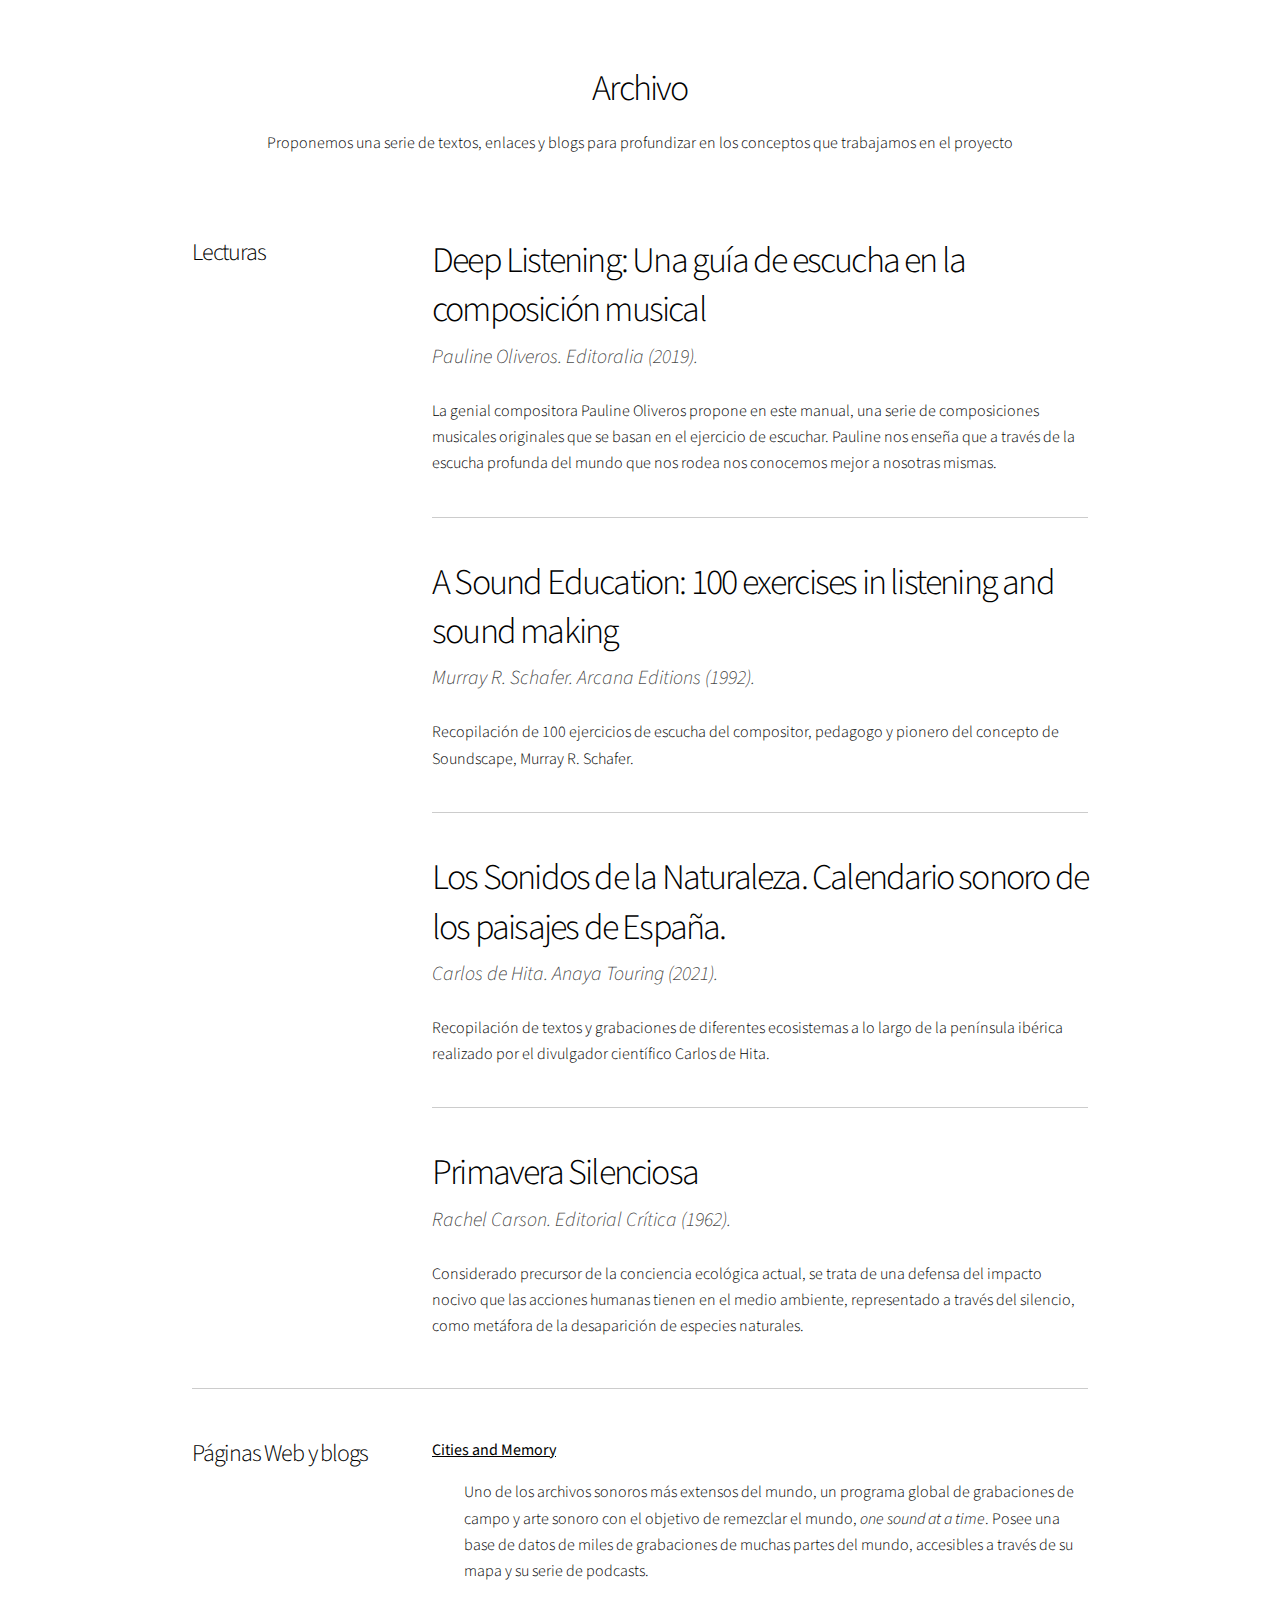
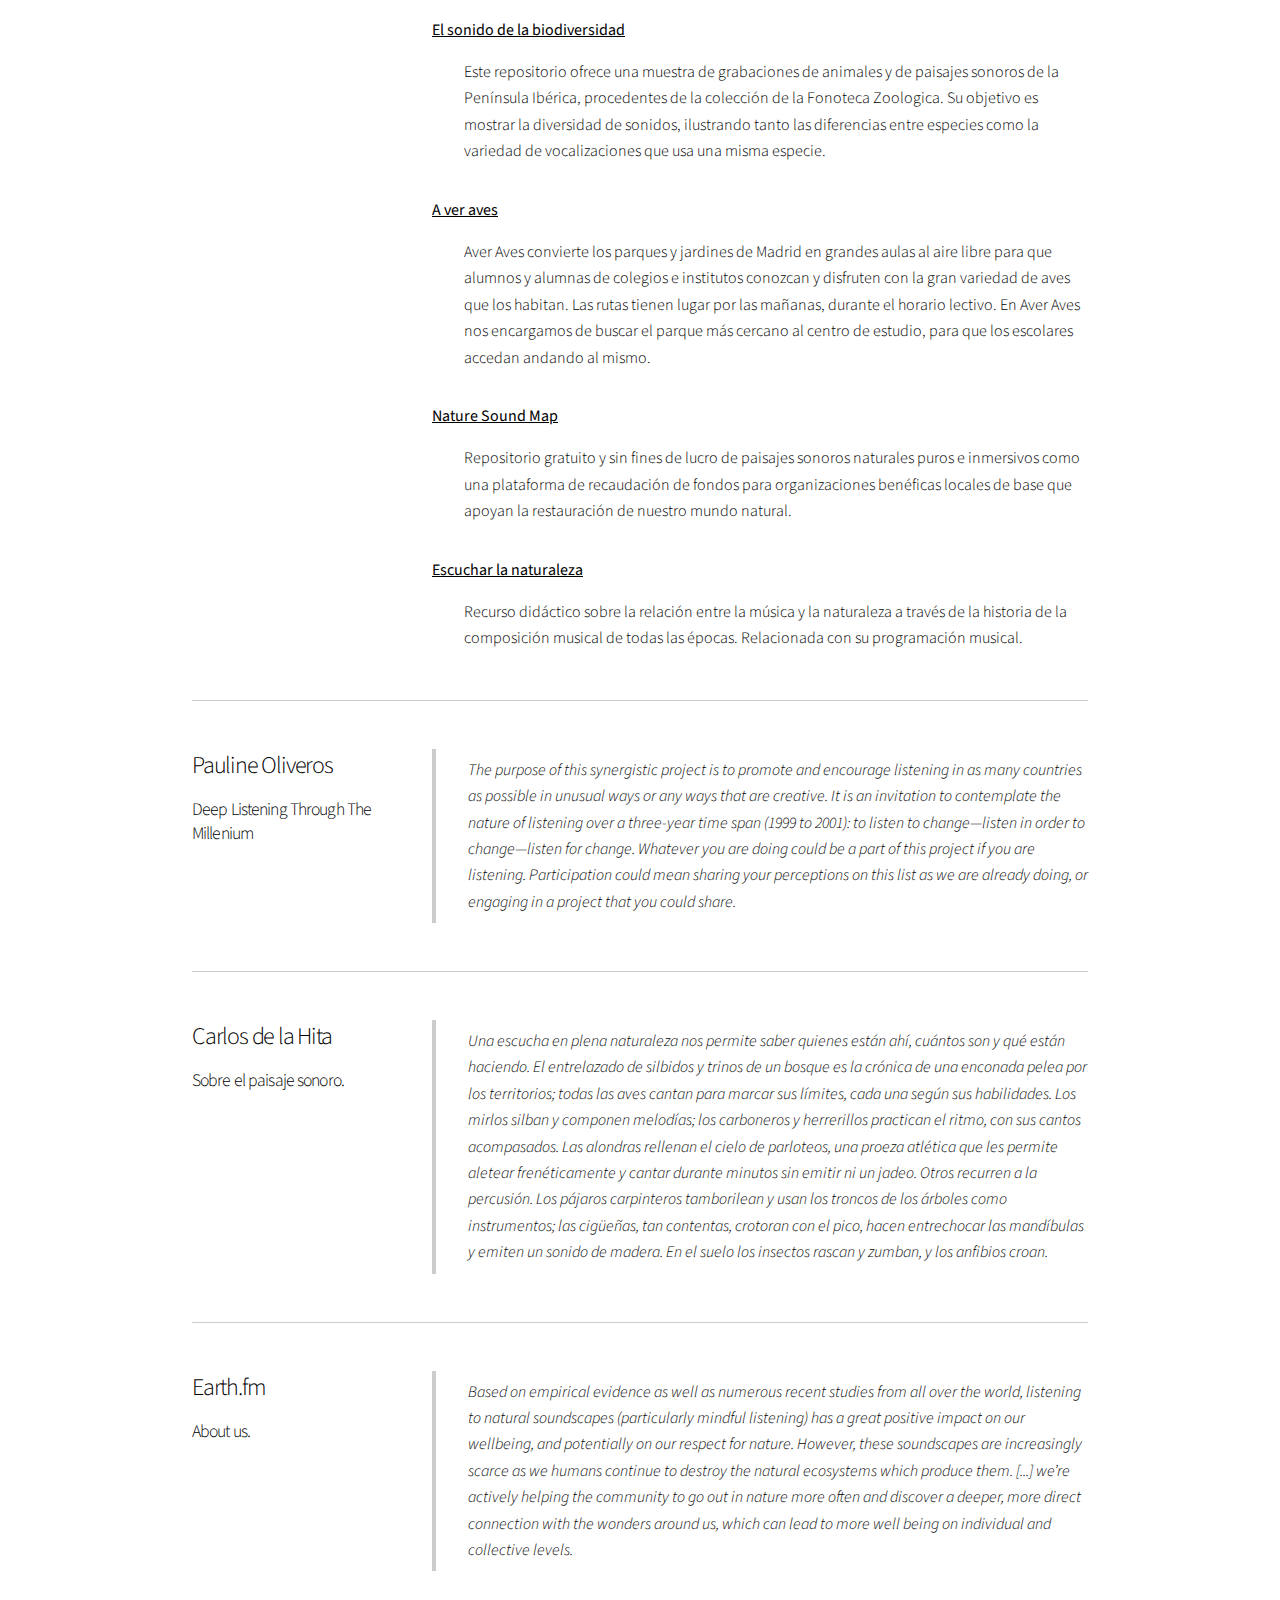
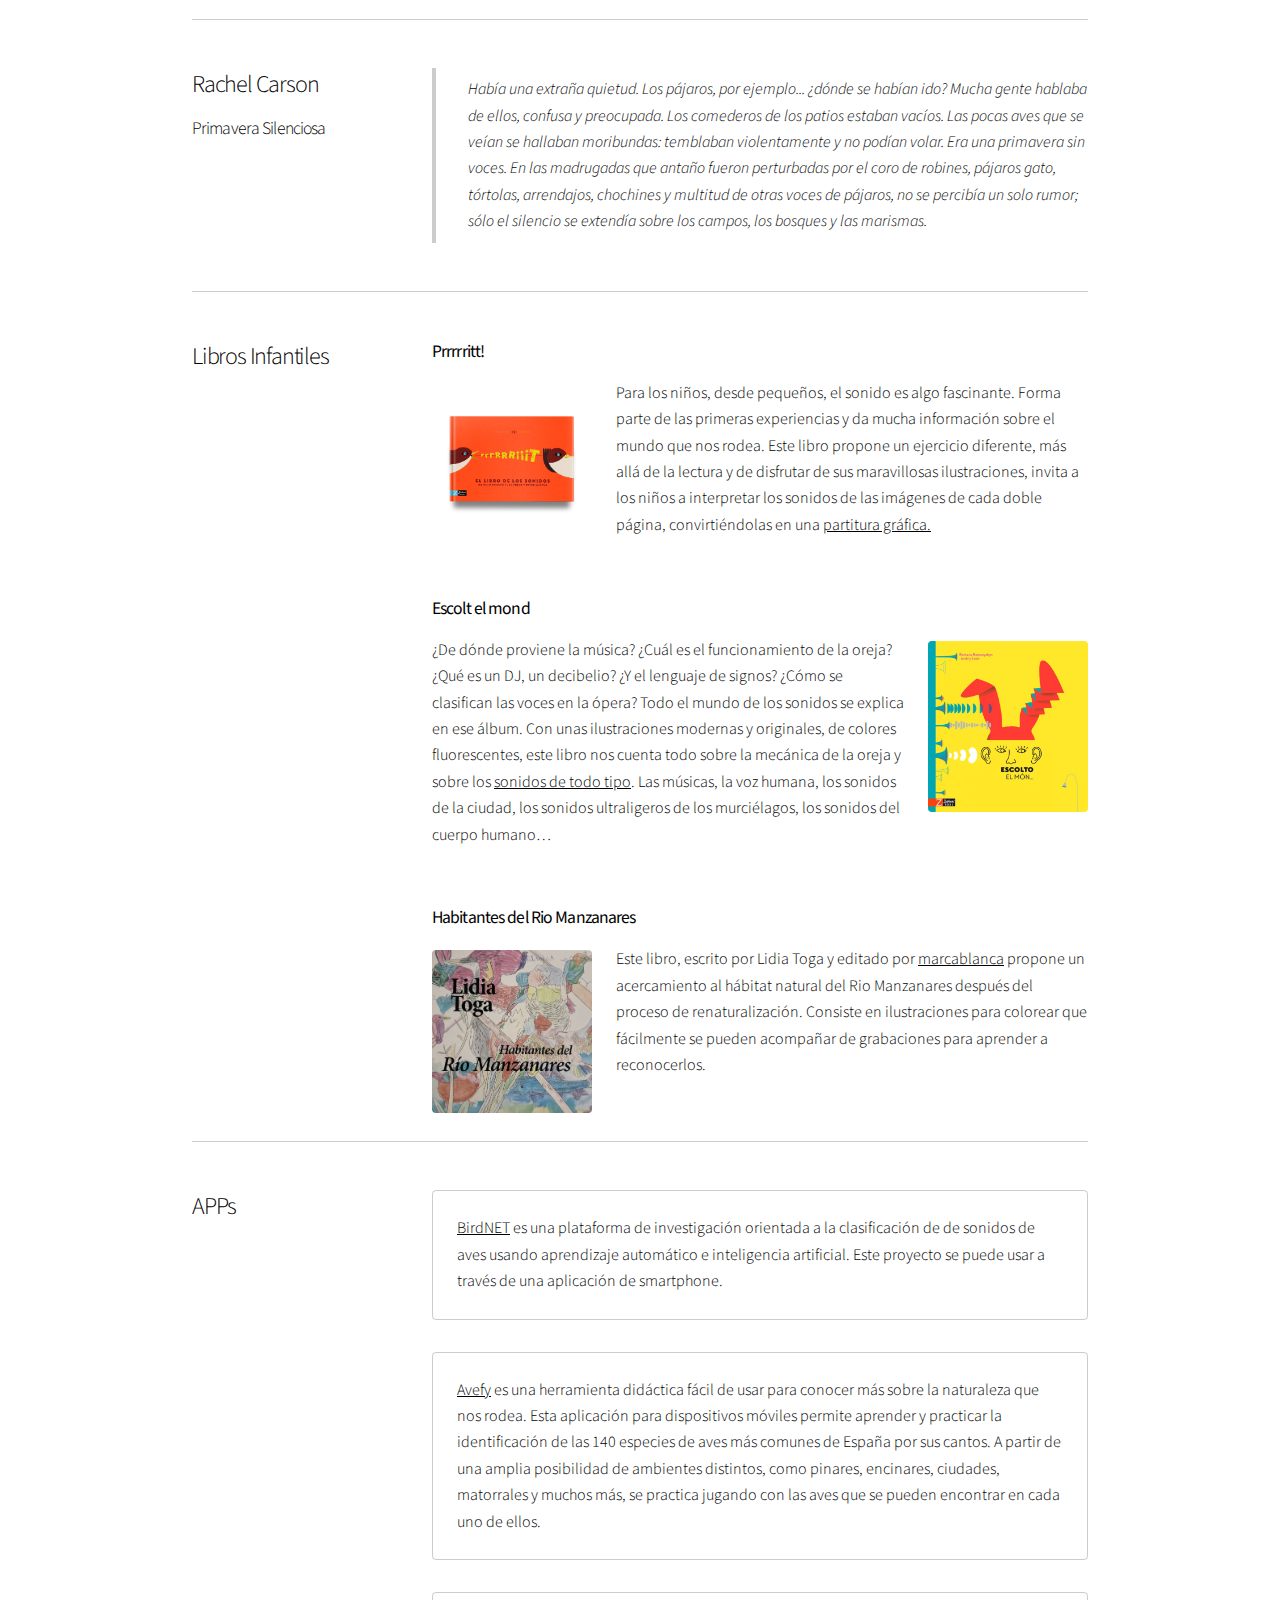
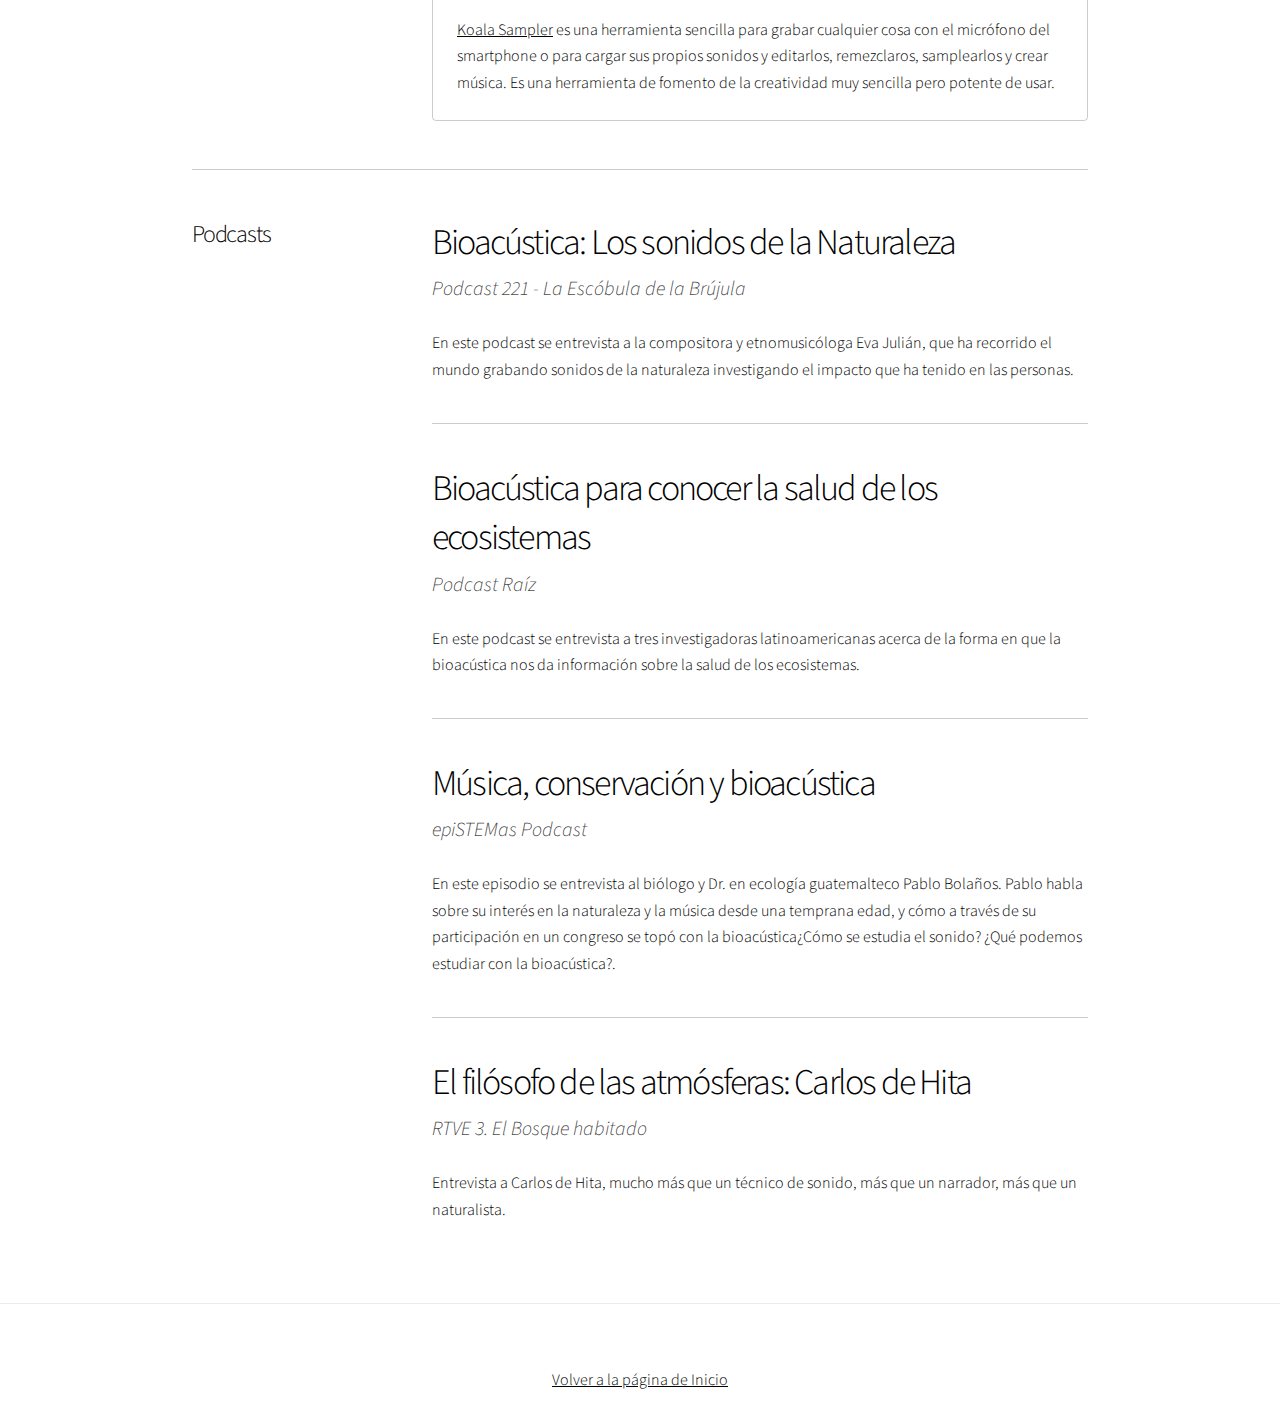
<file: portal/archivo.html>
<!DOCTYPE HTML>
<!--
	Story by HTML5 UP
	html5up.net | @ajlkn
	Free for personal and commercial use under the CCA 3.0 license (html5up.net/license)

	Note: Only needed for demo purposes. Delete for production sites.
-->
<html>
	<head>
		<title>Escuchar para cambiar</title>
		<meta charset="utf-8" />
		<meta name="viewport" content="width=device-width, initial-scale=1, user-scalable=no" />
		<link rel="stylesheet" href="assets/css/main.css" />
		<noscript><link rel="stylesheet" href="assets/css/noscript.css" /></noscript>
	</head>
	<body class="is-preload">

		<!-- Wrapper -->
			<div id="wrapper" class="divided">

				

				<!-- Additional Elements -->
					<section class="wrapper style1 align-center">
						<div class="inner">
							<h2>Archivo</h2>
							<p>Proponemos una serie de textos, enlaces y blogs para profundizar en los conceptos que trabajamos en el proyecto</p>
							<div class="index align-left">

								<!-- Heading -->
									<section>
										<header>
											<h3>Lecturas</h3>
										</header>
										<div class="content">

											<header>
												<h2>Deep Listening: Una guía de escucha en la composición musical</h2>
												<p>Pauline Oliveros. Editoralia (2019).</p>
											</header>
											<p>La genial compositora Pauline Oliveros propone en este manual, una serie de composiciones musicales originales que se basan en el ejercicio de escuchar. Pauline nos enseña que a través de la escucha profunda del mundo que nos rodea nos conocemos mejor a nosotras mismas. </p>

											<hr />


											<header>
												<h2>A Sound Education: 100 exercises in listening and sound making</h2>
												<p>Murray R. Schafer. Arcana Editions (1992).</p>
											</header>
											<p>Recopilación de 100 ejercicios de escucha del compositor, pedagogo y pionero del concepto de Soundscape, Murray R. Schafer.</p>

											<hr />


											<header>
												<h2>Los Sonidos de la Naturaleza. Calendario sonoro de los paisajes de España.</h2>
												<p>Carlos de Hita. Anaya Touring (2021).</p>
											</header>
											<p>Recopilación de textos y grabaciones de diferentes ecosistemas a lo largo de la península ibérica realizado por el divulgador científico Carlos de Hita.</p>

											<hr />


											<header>
												<h2>Primavera Silenciosa</h2>
												<p>Rachel Carson. Editorial Crítica (1962).</p>
											</header>
											<p>Considerado precursor de la conciencia ecológica actual, se trata de una defensa del impacto nocivo que las acciones humanas tienen en el medio ambiente, representado a través del silencio, como metáfora de la desaparición de especies naturales.</p>


										</div>
									</section>


								<!-- Definition List -->
									<section>
										<header>
											<h3>Páginas Web y blogs</h3>
										</header>
										<div class="content">

											<dl>
												<dt><a href=http://citiesandmemory.com/>Cities and Memory</a></dt>
												<dd>
		<p>Uno de los archivos sonoros más extensos del mundo, un programa global de grabaciones de campo y arte sonoro con el objetivo de remezclar el mundo, <i>one sound at a time</i>. Posee una base de datos de miles de grabaciones de muchas partes del mundo, accesibles a través de su mapa y su serie de podcasts.
</p>
												</dd>
												<dt><a href=http://sono.behavecol.es/es>El sonido de la biodiversidad</a></dt>
												<dd>
		<p>Este repositorio ofrece una muestra de grabaciones de animales y de paisajes sonoros de la Península Ibérica, procedentes de la colección de la Fonoteca Zoologica. Su objetivo es mostrar la diversidad de sonidos, ilustrando tanto las diferencias entre especies como la variedad de vocalizaciones que usa una misma especie.</p>
												</dd>
												<dt><a href=https://averaves.es/>A ver aves</a></dt>
												<dd>
													<p>Aver Aves convierte los parques y jardines de Madrid en grandes aulas al aire libre para que alumnos y alumnas de  colegios e institutos conozcan y disfruten con la gran variedad de aves que los habitan. Las rutas tienen lugar por las mañanas, durante el horario lectivo. En Aver Aves nos encargamos de buscar el parque más cercano al centro de estudio, para que los escolares accedan andando al mismo.</p>
												</dd>
												<dt><a href=https://earth.fm/?ref=naturesoundmap>Nature Sound Map</a></dt>
												<dd>
													<p>Repositorio gratuito y sin fines de lucro de paisajes sonoros naturales puros e inmersivos como una plataforma de recaudación de fondos para organizaciones benéficas locales de base que apoyan la restauración de nuestro mundo natural.</p>
												</dd>
												<dt><a href=https://www.march.es/es/madrid/material/escuchar-naturaleza>Escuchar la naturaleza</a></dt>
												<dd>
													<p>Recurso didáctico sobre la relación entre la música y la naturaleza a través de la historia de la composición musical de todas las épocas. Relacionada con su programación musical.</p>
												</dd>
											</dl>

										</div>
									</section>

								<!-- Blockquote -->
									<section>
										<header>
											<h3>Pauline Oliveros</h3>
											<h4>Deep Listening Through The Millenium</h4>
										</header>
										<div class="content">

											<blockquote>The purpose of this synergistic project is to promote and encourage listening in as many countries as possible in unusual ways or any ways that are creative. It is an invitation to contemplate the nature of listening over a three-year time span (1999 to 2001): to listen to change—listen in order to change—listen for change.
											Whatever you are doing could be a part of this project if you are listening. Participation could mean sharing your perceptions on this list as we are already doing, or engaging in a project that you could share.</blockquote>

										</div>

									</section>

									<section>

										<header>
											<h3>Carlos de la Hita</h3>
											<h4>Sobre el paisaje sonoro.</h4>
										</header>

										<div class="content">

											<blockquote>Una escucha en plena naturaleza nos permite saber quienes están ahí, cuántos son y qué están haciendo. El entrelazado de silbidos y trinos de un bosque es la crónica de una enconada pelea por los territorios; todas las aves cantan para marcar sus límites, cada una según sus habilidades. Los mirlos silban y componen melodías; los carboneros y herrerillos practican el ritmo, con sus cantos acompasados. Las alondras rellenan el cielo de parloteos, una proeza atlética que les permite aletear frenéticamente y cantar durante minutos sin emitir ni un jadeo. Otros recurren a la percusión. Los pájaros carpinteros tamborilean y usan los troncos de los árboles como instrumentos; las cigüeñas, tan contentas, crotoran con el pico, hacen entrechocar las mandíbulas y emiten un sonido de madera. En el suelo los insectos rascan y zumban, y los anfibios croan.</blockquote>

										</div>

									</section>

									<section>

										<header>
											<h3>Earth.fm</h3>
											<h4>About us.</h4>
										</header>

										<div class="content">

											<blockquote>Based on empirical evidence as well as numerous recent studies from all over the world, listening to natural soundscapes (particularly mindful listening) has a great positive impact on our wellbeing, and potentially on our respect for nature. However, these soundscapes are increasingly scarce as we humans continue to destroy the natural ecosystems which produce them. [...] we’re actively helping the community to go out in nature more often and discover a deeper, more direct connection with the wonders around us, which can lead to more well being on individual and collective levels.</blockquote>

										</div>

									</section>
									
																		<section>

										<header>
											<h3>Rachel Carson</h3>
											<h4>Primavera Silenciosa</h4>
										</header>

										<div class="content">

											<blockquote>Había una extraña quietud. Los pájaros, por ejemplo... ¿dónde se habían ido? Mucha gente hablaba de ellos, confusa y preocupada. Los comederos de los patios estaban vacíos. Las pocas aves que se veían se hallaban moribundas: temblaban violentamente y no podían volar. Era una primavera sin voces. En las madrugadas que antaño fueron perturbadas por el coro de robines, pájaros gato, tórtolas, arrendajos, chochines y multitud de otras voces de pájaros, no se percibía un solo rumor; sólo el silencio se extendía sobre los campos, los bosques y las marismas.</blockquote>

										</div>

									</section>

								<!-- Images -->
									<section>
										<header>
											<h3>Libros Infantiles</h3>
										</header>
										<div class="content">

											<h4><b>Prrrrritt!</b></h4>
											<p><span class="image left"><img src="images/priiittt.png" alt="" /></span>Para los niños, desde pequeños, el sonido es algo fascinante. Forma parte de las primeras experiencias y da mucha información sobre el mundo que nos rodea. Este libro propone un ejercicio diferente, más allá de la lectura y de disfrutar de sus maravillosas ilustraciones, invita a los niños a interpretar los sonidos de las imágenes de cada doble página, convirtiéndolas en una <a href="images/priiittt-1.png">partitura gráfica.</a></p>
											<br />
											<h4><b>Escolt el mond</b></h4>
											<p><span class="image right"><img src="images/escolto.jpg" alt="" /></span>¿De dónde proviene la música? ¿Cuál es el funcionamiento de la oreja? ¿Qué es un DJ, un decibelio? ¿Y el lenguaje de signos? ¿Cómo se clasifican las voces en la ópera? Todo el mundo de los sonidos se explica en ese álbum. Con unas ilustraciones modernas y originales, de colores fluorescentes, este libro nos cuenta todo sobre la mecánica de la oreja y sobre los <a href="images/escolto-1.jpg">sonidos de todo tipo</a>. Las músicas, la voz humana, los sonidos de la ciudad, los sonidos ultraligeros de los murciélagos, los sonidos del cuerpo humano…</p>
											<br />
											<h4><b>Habitantes del Rio Manzanares</b></h4>
											<p><span class="image left"><img src="images/habitantes-rio-manzanares.jpeg" alt="" /></span>Este libro, escrito por Lidia Toga y editado por <a href="http://marcablanca.press/habitantes-del-rio-manzanares/">marcablanca</a> propone un acercamiento al hábitat natural del Rio Manzanares después del proceso de renaturalización. Consiste en ilustraciones para colorear que fácilmente se pueden acompañar de grabaciones para aprender a reconocerlos.</p>
										</div>
									</section>

								<!-- Box -->
									<section>
										<header>
											<h3>APPs</h3>
										</header>
										<div class="content">

											<div class="box">
												<p><a href="https://birdnet.cornell.edu/">BirdNET</a> es una plataforma de investigación orientada a la clasificación de de sonidos de aves usando aprendizaje automático e inteligencia artificial. Este proyecto se puede usar a través de una aplicación de smartphone.</p>
											</div>

											<div class="box">
												<p><a href="https://seo.org/2020/07/15/avefy-que-ave-canta/">Avefy</a> es una herramienta didáctica fácil de usar para conocer más sobre la naturaleza que nos rodea. Esta aplicación para dispositivos móviles permite aprender y practicar la identificación de las 140 especies de aves más comunes de España por sus cantos. A partir de una amplia posibilidad de ambientes distintos, como pinares, encinares, ciudades, matorrales y muchos más, se practica jugando con las aves que se pueden encontrar en cada uno de ellos.</p>
											</div>

											<div class="box">
												<p><a href="https://www.koalasampler.com/">Koala Sampler</a> es una herramienta sencilla para grabar cualquier cosa con el micrófono del smartphone o para cargar sus propios sonidos y editarlos, remezclaros, samplearlos y crear música. Es una herramienta de fomento de la creatividad muy sencilla pero potente de usar.</p>
											</div>

										</div>
									</section>

									<section>
										<header>
											<h3>Podcasts</h3>
										</header>
										<div class="content">

											<header>
												<h2><a href="https://educahistoria.com/podcast-221-bioacustica-los-sonidos-de-la-naturaleza/">Bioacústica: Los sonidos de la Naturaleza</a></h2>
												<p>Podcast 221 - La Escóbula de la Brújula</p>
											</header>
											<p>En este podcast se entrevista a la compositora y etnomusicóloga Eva Julián, que ha recorrido el mundo grabando sonidos de la naturaleza investigando el impacto que ha tenido en las personas.</p>

											<hr />


											<header>
												<h2><a href="https://latinclima.org/articulos/podcast-raiz-bioacustica-para-conocer-la-salud-de-los-ecosistemas">Bioacústica para conocer la salud de los ecosistemas</a></h2>
												<p>Podcast Raíz</p>
											</header>
											<p>En este podcast se entrevista a tres investigadoras latinoamericanas acerca de la forma en que la bioacústica nos da información sobre la salud de los ecosistemas.</p>

											<hr />


											<header>
												<h2><a href="https://www.epistemas.com/post/e89pablobolanos/">Música, conservación y bioacústica</a></h2>
												<p>epiSTEMas Podcast</p>
											</header>
											<p>En este episodio se entrevista al biólogo y Dr. en ecología guatemalteco Pablo Bolaños. Pablo habla sobre su interés en la naturaleza y la música desde una temprana edad, y cómo a través de su participación en un congreso se topó con la bioacústica¿Cómo se estudia el sonido? ¿Qué podemos estudiar con la bioacústica?.</p>

											<hr />


											<header>
												<h2><a href="https://www.rtve.es/play/audios/el-bosque-habitado/filosofo-atmosferas-carlos-hita/5947699/">El filósofo de las atmósferas: Carlos de Hita</a></h2>
												<p>RTVE 3. El Bosque habitado</p>
											</header>
											<p>Entrevista a Carlos de Hita, mucho más que un técnico de sonido, más que un narrador, más que un naturalista.</p>


										</div>
									</section>

							</div>


						</div>
					</section>


				<!-- Footer -->
					<footer class="wrapper style1 align-center">
						<div class="inner">
								<a href=index.html><span class="label">Volver a la página de Inicio</span></a>
						</div>
					</footer>

			</div>

		<!-- Scripts -->
			<script src="assets/js/jquery.min.js"></script>
			<script src="assets/js/jquery.scrollex.min.js"></script>
			<script src="assets/js/jquery.scrolly.min.js"></script>
			<script src="assets/js/browser.min.js"></script>
			<script src="assets/js/breakpoints.min.js"></script>
			<script src="assets/js/util.js"></script>
			<script src="assets/js/main.js"></script>

		<!-- Note: Only needed for demo purposes. Delete for production sites. -->
			<script src="assets/js/demo.js"></script>

	</body>
</html>
</file>
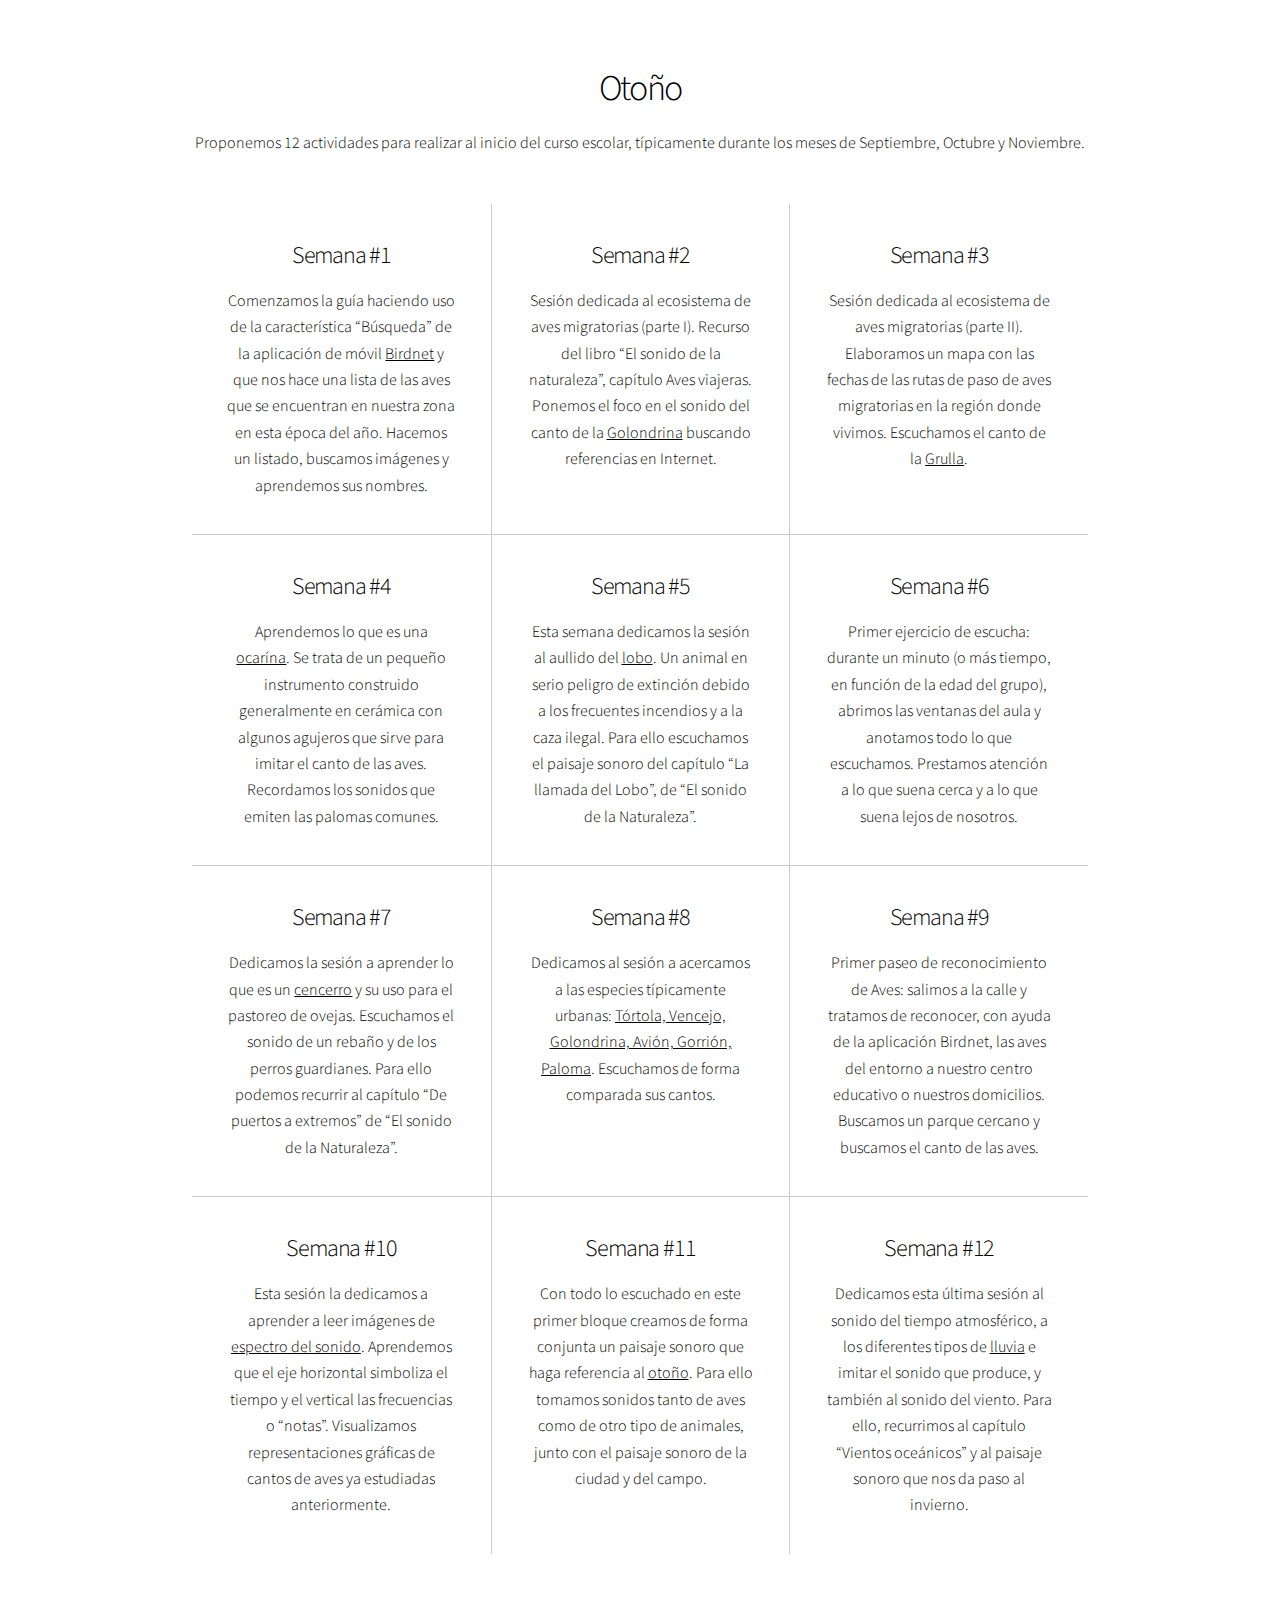
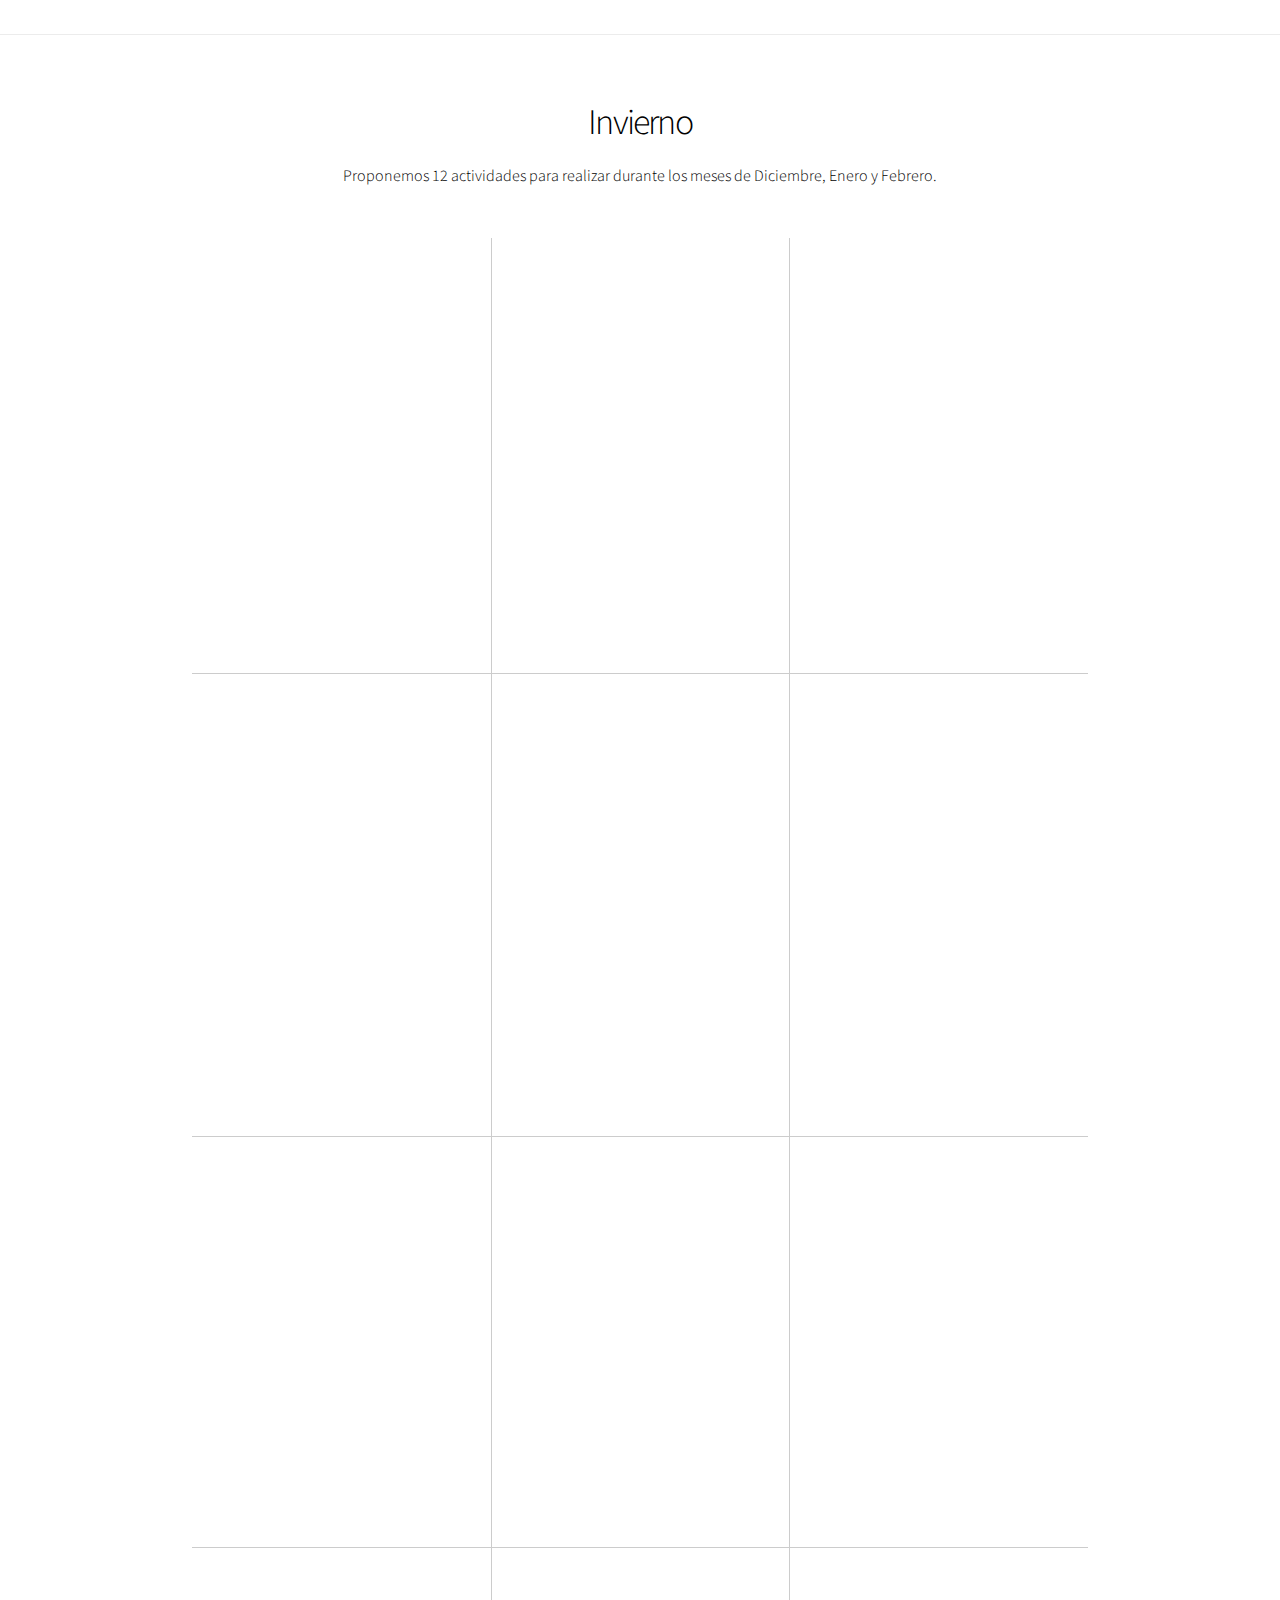
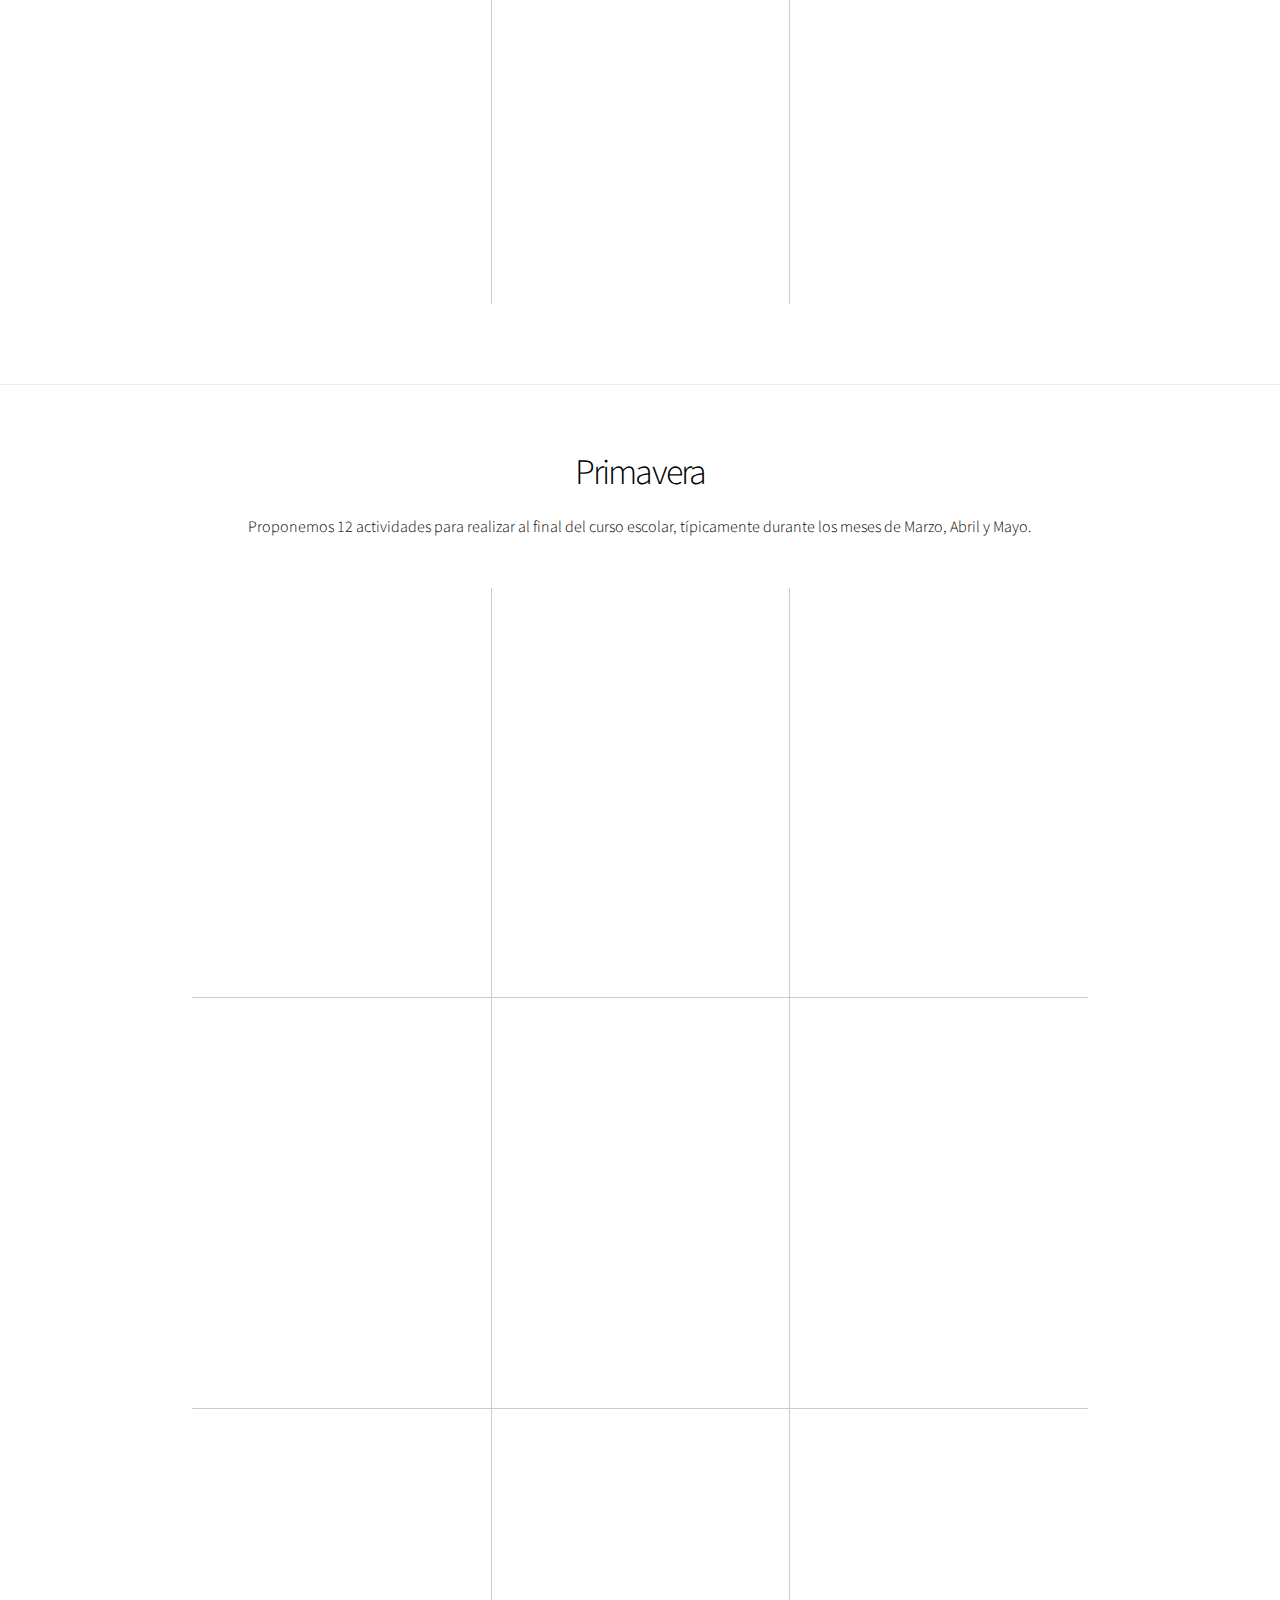
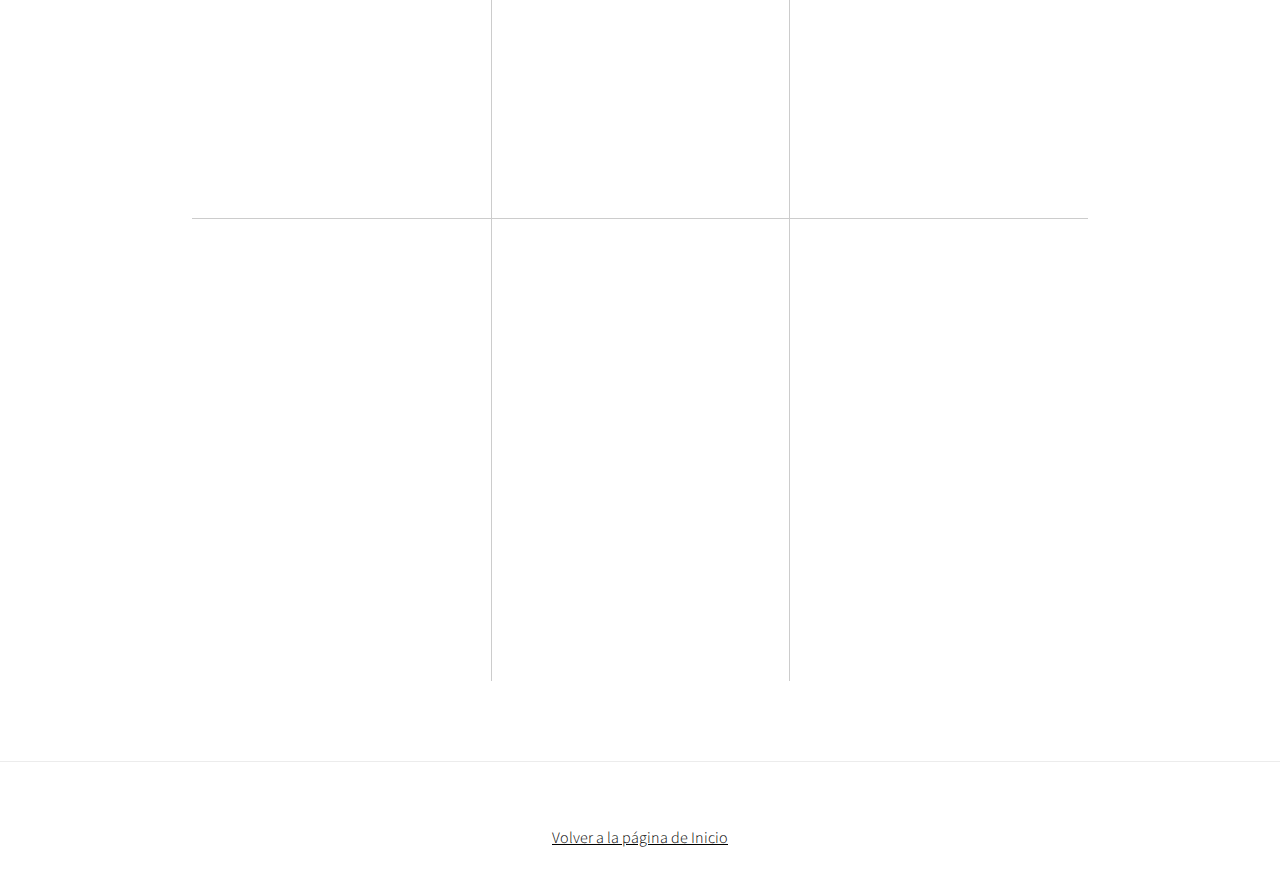
<file: portal/calendario.html>
<!DOCTYPE HTML>
<!--
	Story by HTML5 UP
	html5up.net | @ajlkn
	Free for personal and commercial use under the CCA 3.0 license (html5up.net/license)

	Note: Only needed for demo purposes. Delete for production sites.
-->
<html>
	<head>
		<title>Escuchar para cambiar</title>
		<meta charset="utf-8" />
		<meta name="viewport" content="width=device-width, initial-scale=1, user-scalable=no" />
		<link rel="stylesheet" href="assets/css/main.css" />
		<noscript><link rel="stylesheet" href="assets/css/noscript.css" /></noscript>
	</head>
	<body class="is-preload">

		<!-- Wrapper -->
			<div id="wrapper" class="divided">

				

				<!-- Items -->
					<section class="wrapper style1 align-center">
						<div class="inner">
							<h2>Otoño</h2>
							<p>Proponemos 12 actividades para realizar al inicio del curso escolar, típicamente durante los meses de Septiembre, Octubre y Noviembre. </p>
							<div class="items style1 medium onscroll-fade-in">
								<section>
									<h3>Semana #1</h3>
									<p>Comenzamos la guía haciendo uso de la característica “Búsqueda” de la aplicación de móvil <a href="https://birdnet.cornell.edu/">Birdnet</a> y que nos hace una lista de las aves que se encuentran en nuestra zona en esta época del año. Hacemos un listado, buscamos imágenes y aprendemos sus nombres.</p>
								</section>
								<section>
									<h3>Semana #2</h3>
									<p>Sesión dedicada al ecosistema de aves migratorias (parte I). Recurso del libro “El sonido de la naturaleza”, capítulo Aves viajeras. Ponemos el foco en el sonido del canto de la <a href="https://www.youtube.com/watch?v=zsvapbpmwNY">Golondrina</a> buscando referencias en Internet. </p>
								</section>
								<section>
									<h3>Semana #3</h3>
									<p>Sesión dedicada al ecosistema de aves migratorias (parte II). Elaboramos un mapa con las fechas de las rutas de paso de aves migratorias en la región donde vivimos. Escuchamos el canto de la <a href="https://www.youtube.com/watch?v=BW0CxqhGV4w">Grulla</a>.</p>
								</section>
								<section>
									<h3>Semana #4</h3>
									<p>Aprendemos lo que es una <a href="https://www.youtube.com/watch?v=Nad5AJaIcBI">ocarína</a>. Se trata de un pequeño instrumento construido generalmente en cerámica con algunos agujeros que sirve para imitar el canto de las aves. Recordamos los sonidos que emiten las palomas comunes.</p>
								</section>
								<section>
									<h3>Semana #5</h3>
									<p>Esta semana dedicamos la sesión al aullido del <a href="https://www.youtube.com/watch?v=z4YYhVecwrs">lobo</a>. Un animal en serio peligro de extinción debido a los frecuentes incendios y a la caza ilegal. Para ello escuchamos el paisaje sonoro del capítulo “La llamada del Lobo”, de “El sonido de la Naturaleza”.</p>
								</section>
								<section>
									<h3>Semana #6</h3>
									<p>Primer ejercicio de escucha: durante un minuto (o más tiempo, en función de la edad del grupo), abrimos las ventanas del aula y anotamos todo lo que escuchamos. Prestamos atención a lo que suena cerca y a lo que suena lejos de nosotros. </p>
								</section>
								<section>
									<h3>Semana #7</h3>
									<p>Dedicamos la sesión a aprender lo que es un <a href="https://www.youtube.com/watch?v=vH3iWw50BjQ">cencerro</a> y su uso para el pastoreo de ovejas. Escuchamos el sonido de un rebaño y de los perros guardianes. Para ello podemos recurrir al capítulo “De puertos a extremos” de “El sonido de la Naturaleza”. </p>
								</section>
								<section>
									<h3>Semana #8</h3>
									<p>Dedicamos al sesión a acercamos a las especies típicamente urbanas: <a href="https://www.avesdebarrio.seo.org/2019/04/24/escuela-aves-de-barrio-golondrinas-aviones-y-vencejos/">Tórtola, Vencejo, Golondrina, Avión, Gorrión, Paloma</a>. Escuchamos de forma comparada sus cantos.</p>
								</section>
								<section>
									<h3>Semana #9</h3>
									<p>Primer paseo de reconocimiento de Aves: salimos a la calle y tratamos de reconocer, con ayuda de la aplicación Birdnet, las aves del entorno a nuestro centro educativo o nuestros domicilios. Buscamos un parque cercano y buscamos el canto de las aves.</p>
								</section>
								<section>
									<h3>Semana #10</h3>
									<p>Esta sesión la dedicamos a aprender a leer imágenes de <a href="https://www.youtube.com/watch?v=LDe_44uOm5Y">espectro del sonido</a>. Aprendemos que el eje horizontal simboliza el tiempo y el vertical las frecuencias o “notas”. Visualizamos representaciones gráficas de cantos de aves ya estudiadas anteriormente.</p>
								</section>
								<section>
									<h3>Semana #11</h3>
									<p>Con todo lo escuchado en este primer bloque creamos de forma conjunta un paisaje sonoro que haga referencia al <a href="https://www.youtube.com/watch?v=HiQtbFze34k">otoño</a>. Para ello tomamos sonidos tanto de aves como de otro tipo de animales, junto con el paisaje sonoro de la ciudad y del campo.</p>
								</section>
								<section>
									<h3>Semana #12</h3>
									<p>Dedicamos esta última sesión al sonido del tiempo atmosférico, a los diferentes tipos de <a href="https://www.youtube.com/watch?v=UWTmT4QNeZw">lluvia</a> e imitar el sonido que produce, y también al sonido del viento. Para ello, recurrimos al capítulo “Vientos oceánicos” y al paisaje sonoro que nos da paso al invierno. </p>
								</section>
							</div>
						</div>
					</section>


<!-- Items -->
					<section class="wrapper style1 align-center">
						<div class="inner">
							<h2>Invierno</h2>
							<p>Proponemos 12 actividades para realizar durante los meses de Diciembre, Enero y Febrero. </p>
							<div class="items style1 medium onscroll-fade-in">
								<section>
									<h3>Semana #13</h3>
									<p>El inicio del invierno lo vamos a dedicar al vocabulario del sonido de la naturaleza. Generalmente usamos las mismas palabras para todo lo que oímos, pero si afinamos un poco más podemos desarrollar un vocabulario mucho más rico en matices. ¿Cuántos nombres de sonidos de animales conoces?. Tenemos una propuesta en el anexo “Voces del campo” del libro “El sonido de la naturaleza”.</p>
								</section>
								<section>
									<h3>Semana #14</h3>
									<p>Esta sesión la vamos a dedicar al sonido de las ranas, a las especies locales de nuestra región y a la finalidad de cada uno de sus sonidos. Podemos escuchar el recurso “El latido de la sierra” de “El sonido de la naturaleza”. Si nos encontramos cerca de un parque o un lago, es fácil escucharlas al atardecer.</p>
								</section>
								<section>
									<h3>Semana #15</h3>
									<p>Dedicamos esta sesión al Estornino. Escuchamos su canto, lo tratamos de memorizar, nos fijamos para ello en los matices, podemos usar la app Avify para encontrar diferentes grabaciones. Usamos el recurso “Murmuraciones” de “El sonido de la naturaleza”.</p>
								</section>
								<section>
									<h3>Semana #16</h3>
									<p>Dedicamos esta sesión a los volcanes. Históricamente, estas explosiones naturales han sido los sonidos de más volumen jamás escuchados. Dedicamos la sesión a investigar algunos volcanes famosos y a describir e imitar sus sonidos.</p>
								</section>
								<section>
									<h3>Semana #17</h3>
									<p>Dedicamos esta sesión a los sonidos típicos de la noche en la naturaleza: por ejemplo los búhos y los murciélagos, pero también jabalíes o insectos. Usamos el recurso “Con el oído de un Búho” de “El sonido de la Naturaleza”.</p>
								</section>
								<section>
									<h3>Semana #18</h3>
									<p>Segundo ejercicio de escucha: durante un minuto (o más tiempo, en función de la edad del grupo), abrimos las ventanas del aula y anotamos todo lo que escuchamos. Esta vez, no solamente de dónde procede el sonido (“suena un coche”, o “se oye a personas hablar”), sino también las características de lo que oímos (“un sonido agudo, de larga duración”, “un sonido cambiante”).</p>
								</section>
								<section>
									<h3>Semana #19</h3>
									<p>Dedicamos esta sesión al Mirlo. Es un ave cuyo canto tradicionalmente se ha considerado especialmente hermoso por las personas humanas. Usamos el recurso “A la sombra, bajo el sol” de “El sonido de la naturaleza”. Presta atención y compara con otras aves. ¿A ti qué te parece?. </p>
								</section>
								<section>
									<h3>Semana #20</h3>
									<p>Dedicamos la sesión al juego de reconocimiento de aves de la aplicación Avify por organización de hábitats. Seleccionamos hábitats humanizados. Seleccionamos ciudades en general. Seleccionamos nivel 1 y por orden alfabético y en castellano. Jugamos a identificar a las aves que nos proponen solo por el canto.</p>
								</section>
								<section>
									<h3>Semana #21</h3>
									<p>Esta sesión la dedicamos a conocer el ecosistema de las marismas, tan presente en muchas regiones de nuestro país. Para ello usaremos el recurso “Aire, agua y barro” de “El sonido de la naturaleza”.</p>
								</section>
								<section>
									<h3>Semana #22</h3>
									<p>Esta sesión la dedicamos a fijarnos en el tono del canto de las aves, para ello, del mismo modo que en “El sonido de la naturaleza” ordenamos por altura los cantos de cinco aves diferentes que hayamos encontrado en un catálogo de canto de aves en Internet.</p>
								</section>
								<section>
									<h3>Semana #23</h3>
									<p>Esta sesión la dedicamos a repasar las grafías de los cantos de las aves usando espectogramas. Podemos usar la aplicación Phonopaper para resintetizar los sonidos a partir de estas imágenes y compararlas con los sonidos originales.</p>
								</section>
								<section>
									<h3>Semana #24</h3>
									<p>Segundo paseo de reconocimiento de Aves: salimos a la calle y tratamos de reconocer, con ayuda de la aplicación Birdnet, las aves del entorno a nuestro centro educativo o nuestros domicilios. Buscamos un parque cercano y buscamos el canto de las aves.</p>
								</section>
							</div>
						</div>
					</section>

<!-- Items -->
					<section class="wrapper style1 align-center">
						<div class="inner">
							<h2>Primavera</h2>
							<p>Proponemos 12 actividades para realizar al final del curso escolar, típicamente durante los meses de Marzo, Abril y Mayo. </p>
							<div class="items style1 medium onscroll-fade-in">
								<section>
									<h3>Semana #25</h3>
									<p>Comenzamos el bloque de la primavera reflexionando sobre la metáfora “Primavera Silenciosa”, reflexión a partir de la escucha que dio lugar a todo el movimiento ecologista. Podemos acompañarnos del recurso “¿Hacia una primavera silenciosa?” de “El sonido de la naturaleza”.</p>
								</section>
								<section>
									<h3>Semana #26</h3>
									<p>En esta sesión recordamos el canto del Estornino y aprendemos de la relación entre las aves y la composición musical. Aprendemos que desde Mozart hay obras musicales inspiradas por el canto de las aves, que, en muchas ocasiones, no tienen nada que ver ellas. Podemos usar el recurso “Un paisaje en la voz” de “El sonido de la naturaleza”.</p>
								</section>
								<section>
									<h3>Semana #27</h3>
									<p>Dedicamos la sesión al juego de reconocimiento de aves de la aplicación Avify por organización de hábitats. Seleccionamos hábitats humanizados. Seleccionamos esta vez Pueblos y periférias. Seleccionamos nivel 1 y por orden alfabético y en castellano. Jugamos a identificar a las aves que nos proponen solo por el canto.</p>
								</section>
								<section>
									<h3>Semana #28</h3>
									<p>Dedicamos esta sesión a la figura de Murray Schaffer que falleció en el año 2021. Era un compositor y pedagogo que trabajo mucho por la educación musical y el desarrollo de la escucha. Fue el inventor del término paisaje sonoro y nos enseñó que los sonidos de la naturaleza también son música, si aprendemos a escuchar.</p>
								</section>
								<section>
									<h3>Semana #29</h3>
									<p>Esta sesión la dedicamos al Jardín Botánico que hay junto al parque del Retiro en Madrid. En este jardín dedicado históricamente al estudio de la naturaleza podemos aprender sobre el anillamiento de Aves. Si no podemos ir físicamente al jardín podemos usar el recurso “Un jardín para la ciencia” de “El sonido de la naturaleza”. </p>
								</section>
								<section>
									<h3>Semana #30</h3>
									<p>Dedicamos esta sesión al sonido de los insectos, sobretodo de las abejas, pero también de los grillos o las cigarras según la época del año. Podemos usar el recurso “El espíritu de la colmena” de “El sonido de la naturaleza”.</p>
								</section>
								<section>
									<h3>Semana #31</h3>
									<p>Tercer paseo de reconocimiento de Aves: salimos a la calle y tratamos de reconocer, con ayuda de la aplicación Birdnet, las aves del entorno a nuestro centro educativo o nuestros domicilios. Buscamos un parque cercano y buscamos el canto de las aves.</p>
								</section>
								<section>
									<h3>Semana #32</h3>
									<p>Dedicamos la sesión al juego de reconocimiento de aves de la aplicación Avify por organización de hábitats. Seleccionamos hábitats humanizados. Seleccionamos esta vez Otras áreas urbanas. Seleccionamos nivel 1 y por orden alfabético y en castellano. Jugamos a identificar a las aves que nos proponen solo por el canto.</p>
								</section>
								<section>
									<h3>Semana #33</h3>
									<p>Dedicamos esta sesión a un sonido de aves que no es producido por su canto. Se trata de los pájaros carpinteros y su rítmico percutar sobre los troncos de los árboles. Podemos usar el recurso “El tam tam del bosque” de “El sonido de la naturaleza”.</p>
								</section>
								<section>
									<h3>Semana #34</h3>
									<p>Dedicamos esta sesión, en la que pronto llegará el verano a los incendios, trágicamente tan comunes en nuestra región. Podemos imaginar el silencio que ocupa el espacio que deja un silencio, pero más allá de quedarnos en la pérdida, podemos escuchar el recurso “Reverdecer” de “El sonido de la naturaleza” y ver cómo a pesar del fuego, la naturaleza siempre sigue su curso.</p>
								</section>
								<section>
									<h3>Semana #35</h3>
									<p>Dedicamos esta sección a las aves relacionadas con grandes cantidades de agua: cigüeñas y patos, a los que podemos encontrar en la literatura, en el cine de animación y en las historias de tradición oral.</p>
								</section>
								<section>
									<h3>Semana #36</h3>
									<p>Como última sesión generamos el último paisaje sonoro. Podemos hacer un ejercicio como este que mostramos a continuación, realizado por Pedro Álvarez junto con su familia, partiendo del sonido del canto de un ave e improvisando una canción a partir de ahí.</p>
								</section>
							</div>
						</div>
					</section>


							<!-- Footer -->
					<footer class="wrapper style1 align-center">
						<div class="inner">
								<a href=index.html><span class="label">Volver a la página de Inicio</span></a>
						</div>
					</footer>

			</div>

		<!-- Scripts -->
			<script src="assets/js/jquery.min.js"></script>
			<script src="assets/js/jquery.scrollex.min.js"></script>
			<script src="assets/js/jquery.scrolly.min.js"></script>
			<script src="assets/js/browser.min.js"></script>
			<script src="assets/js/breakpoints.min.js"></script>
			<script src="assets/js/util.js"></script>
			<script src="assets/js/main.js"></script>

		<!-- Note: Only needed for demo purposes. Delete for production sites. -->
			<script src="assets/js/demo.js"></script>

	</body>
</html>
</file>
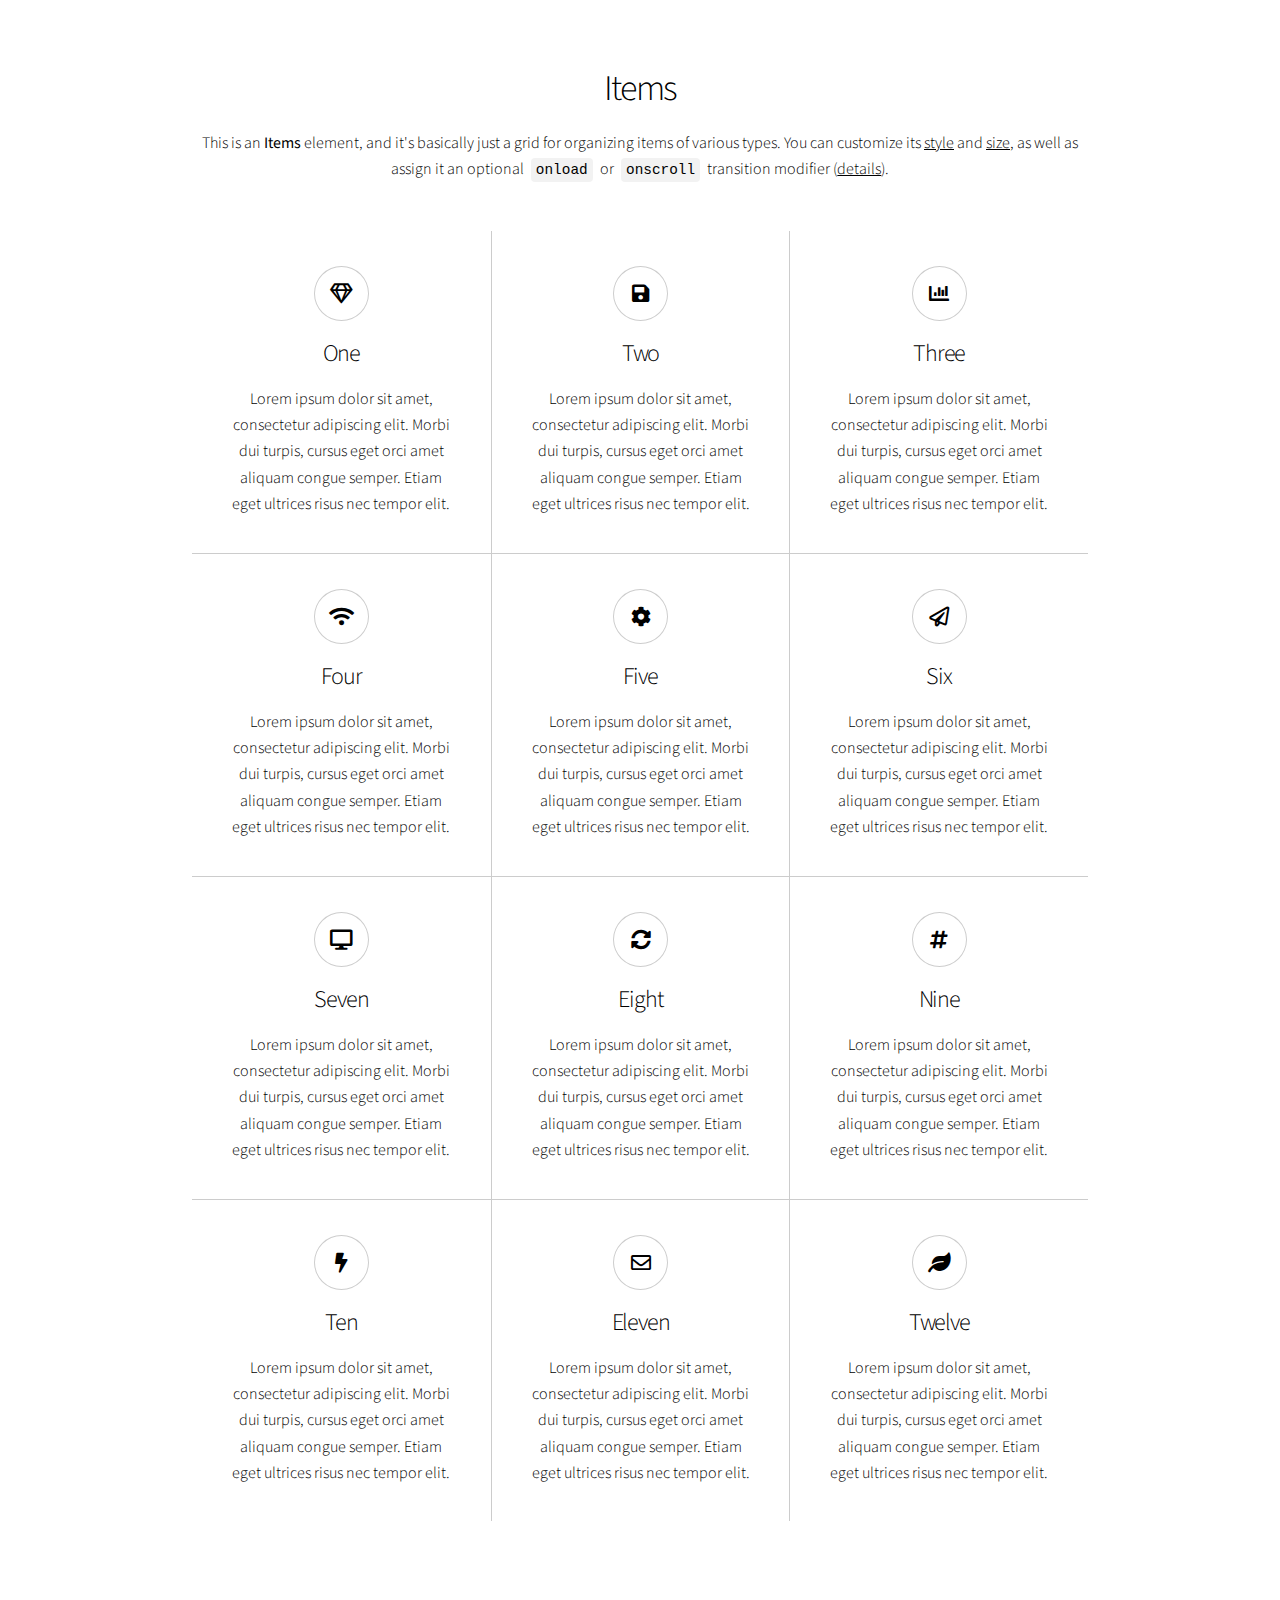
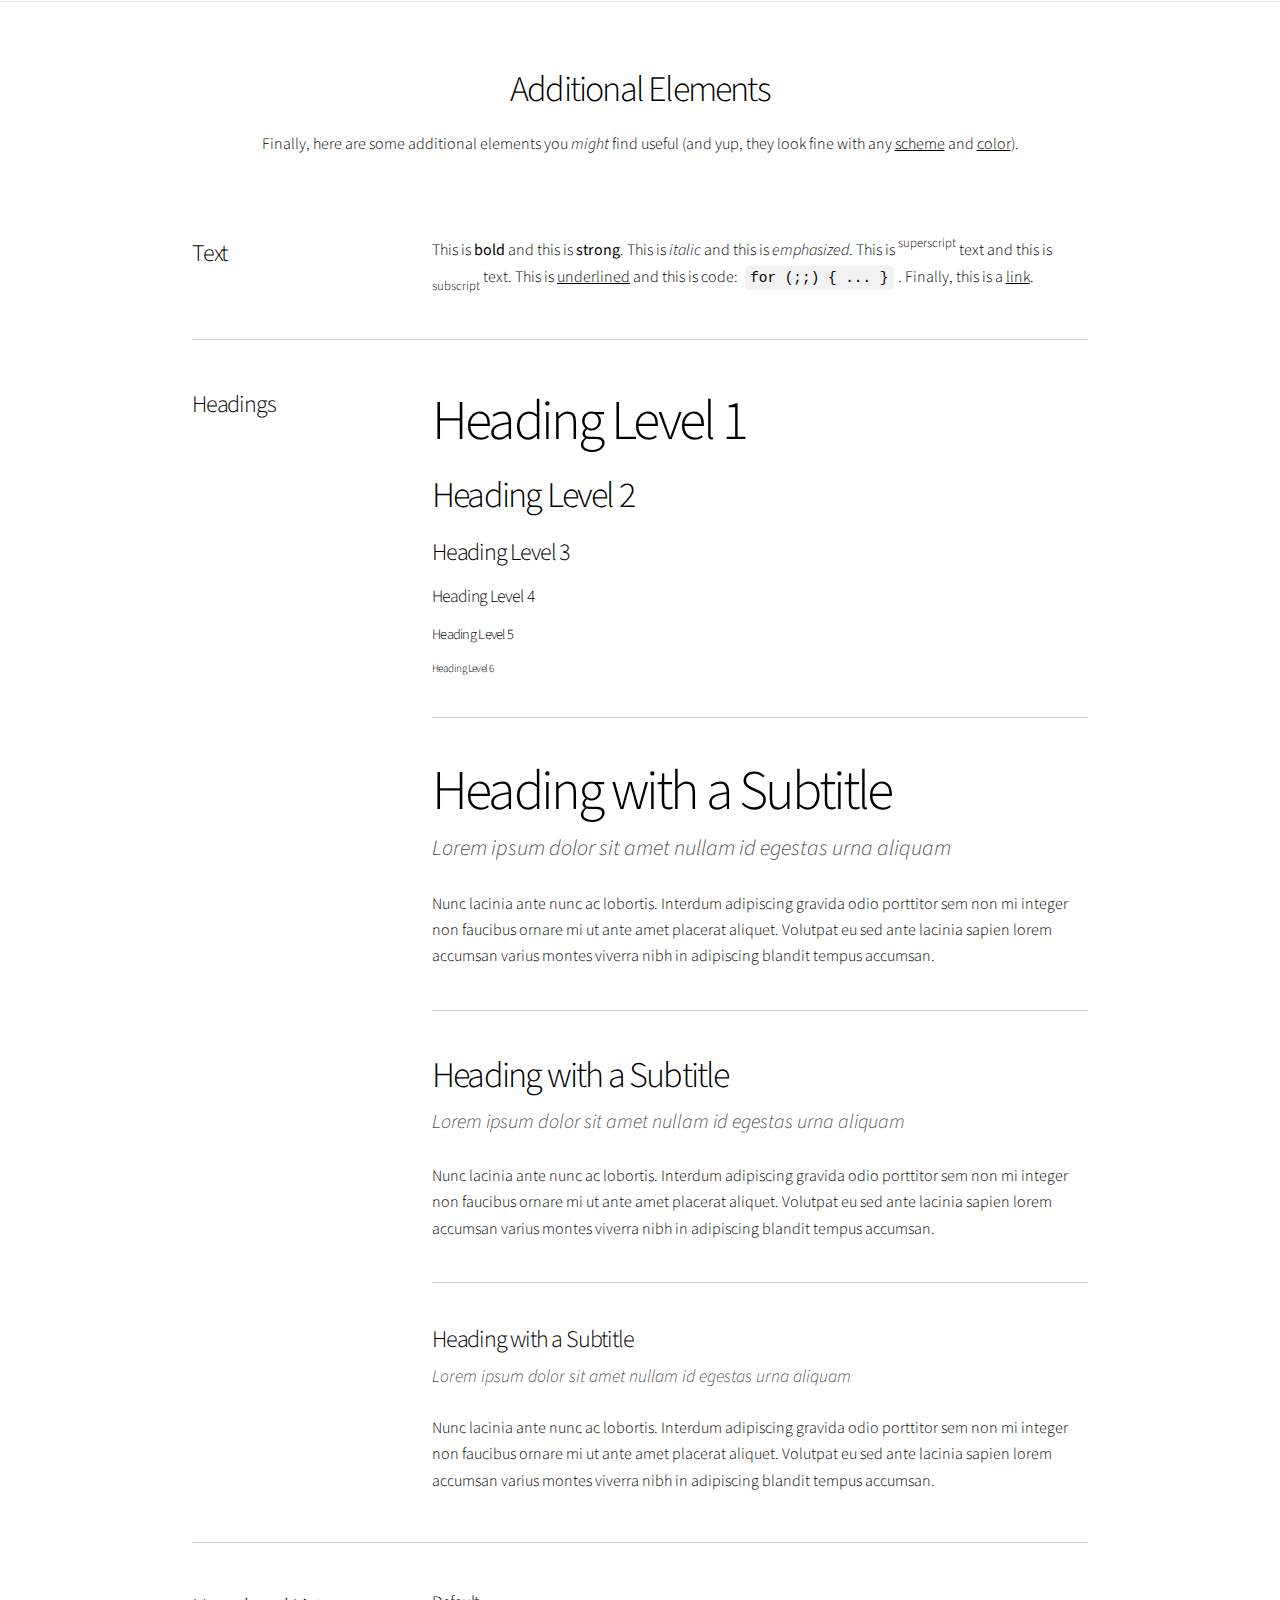
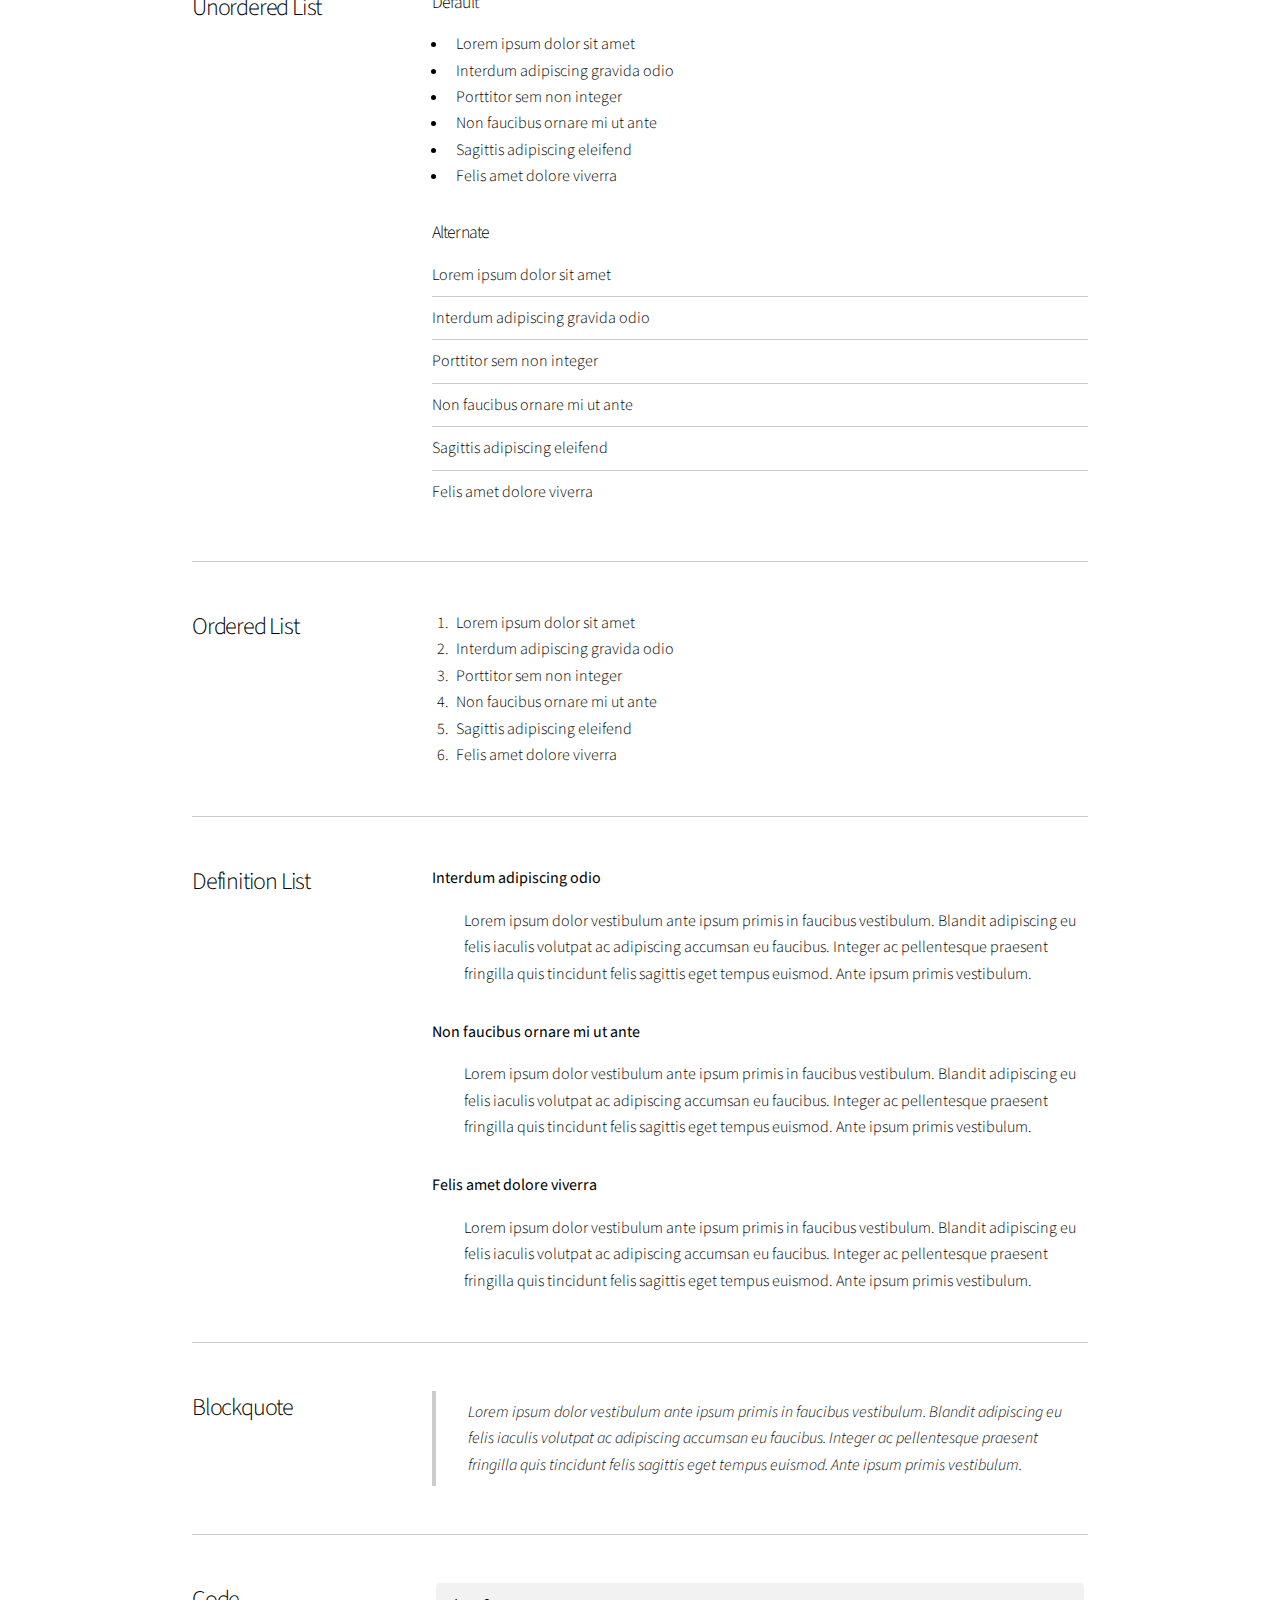
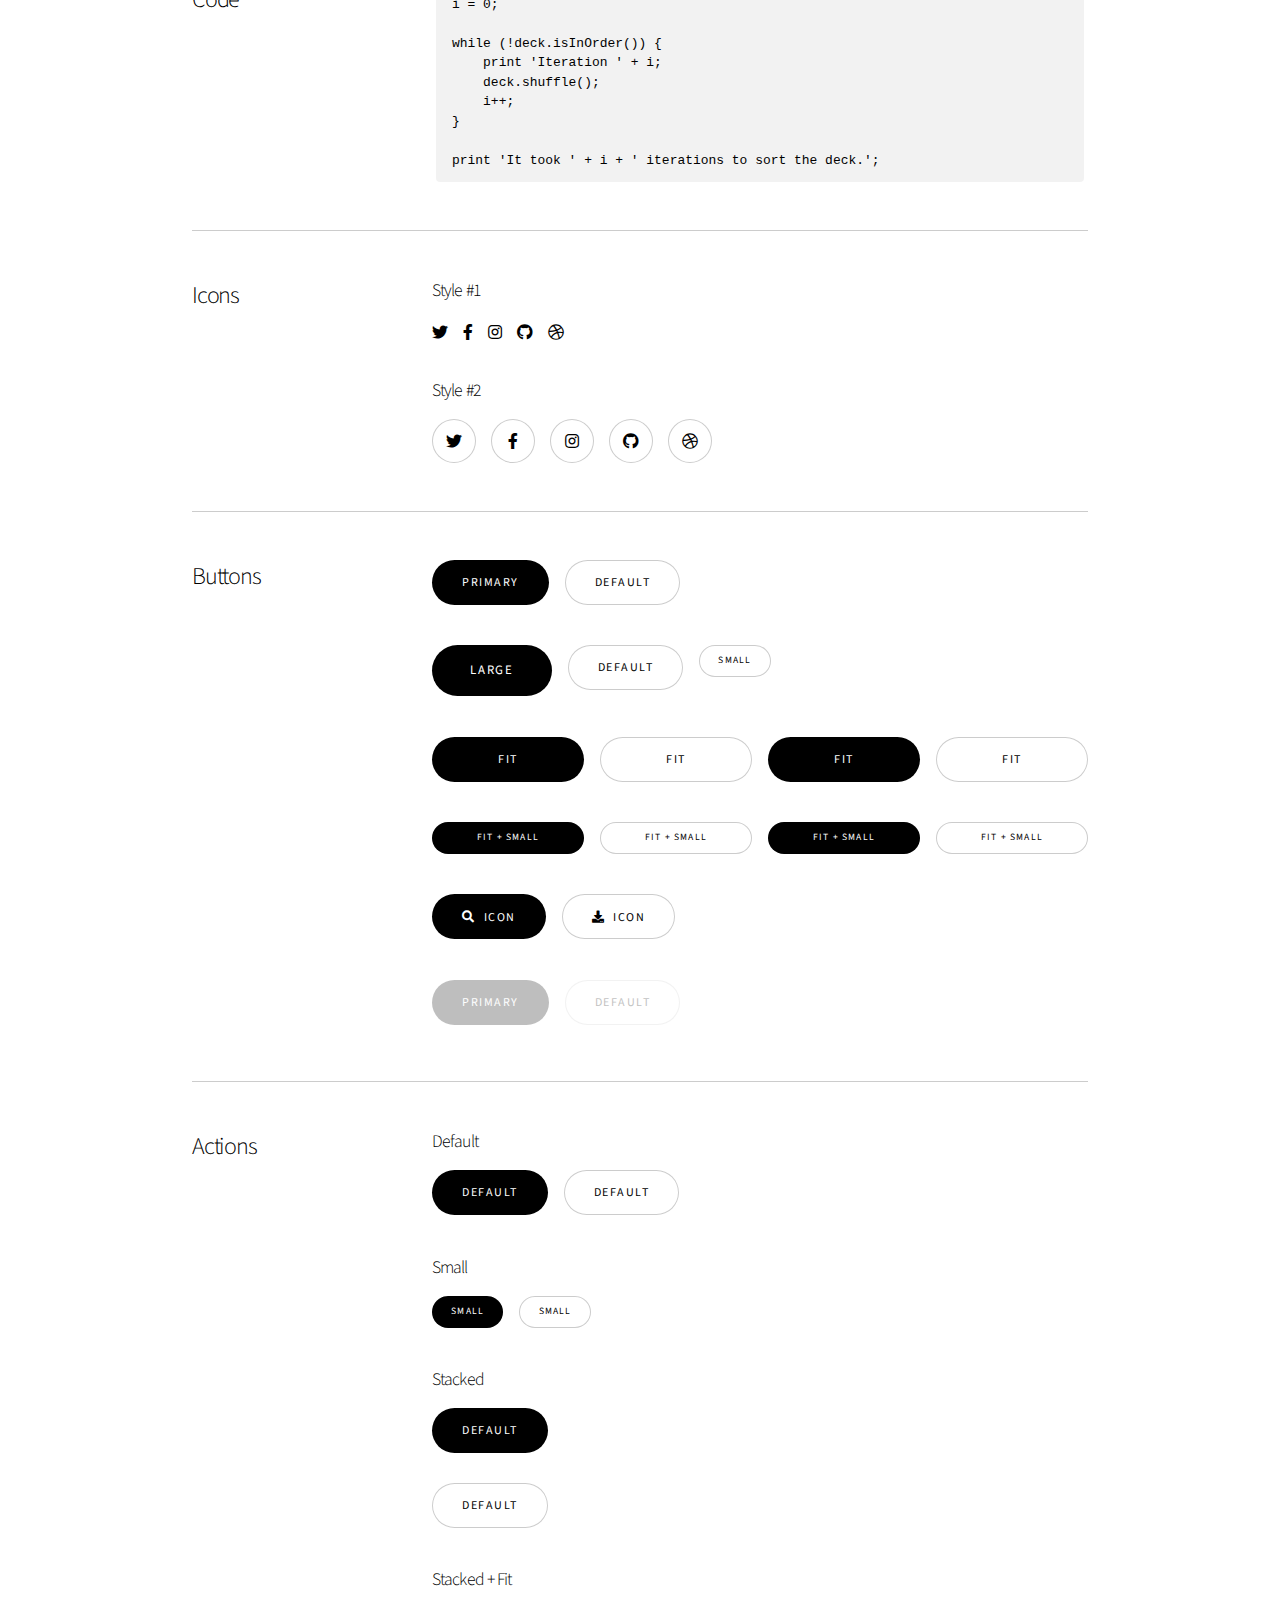
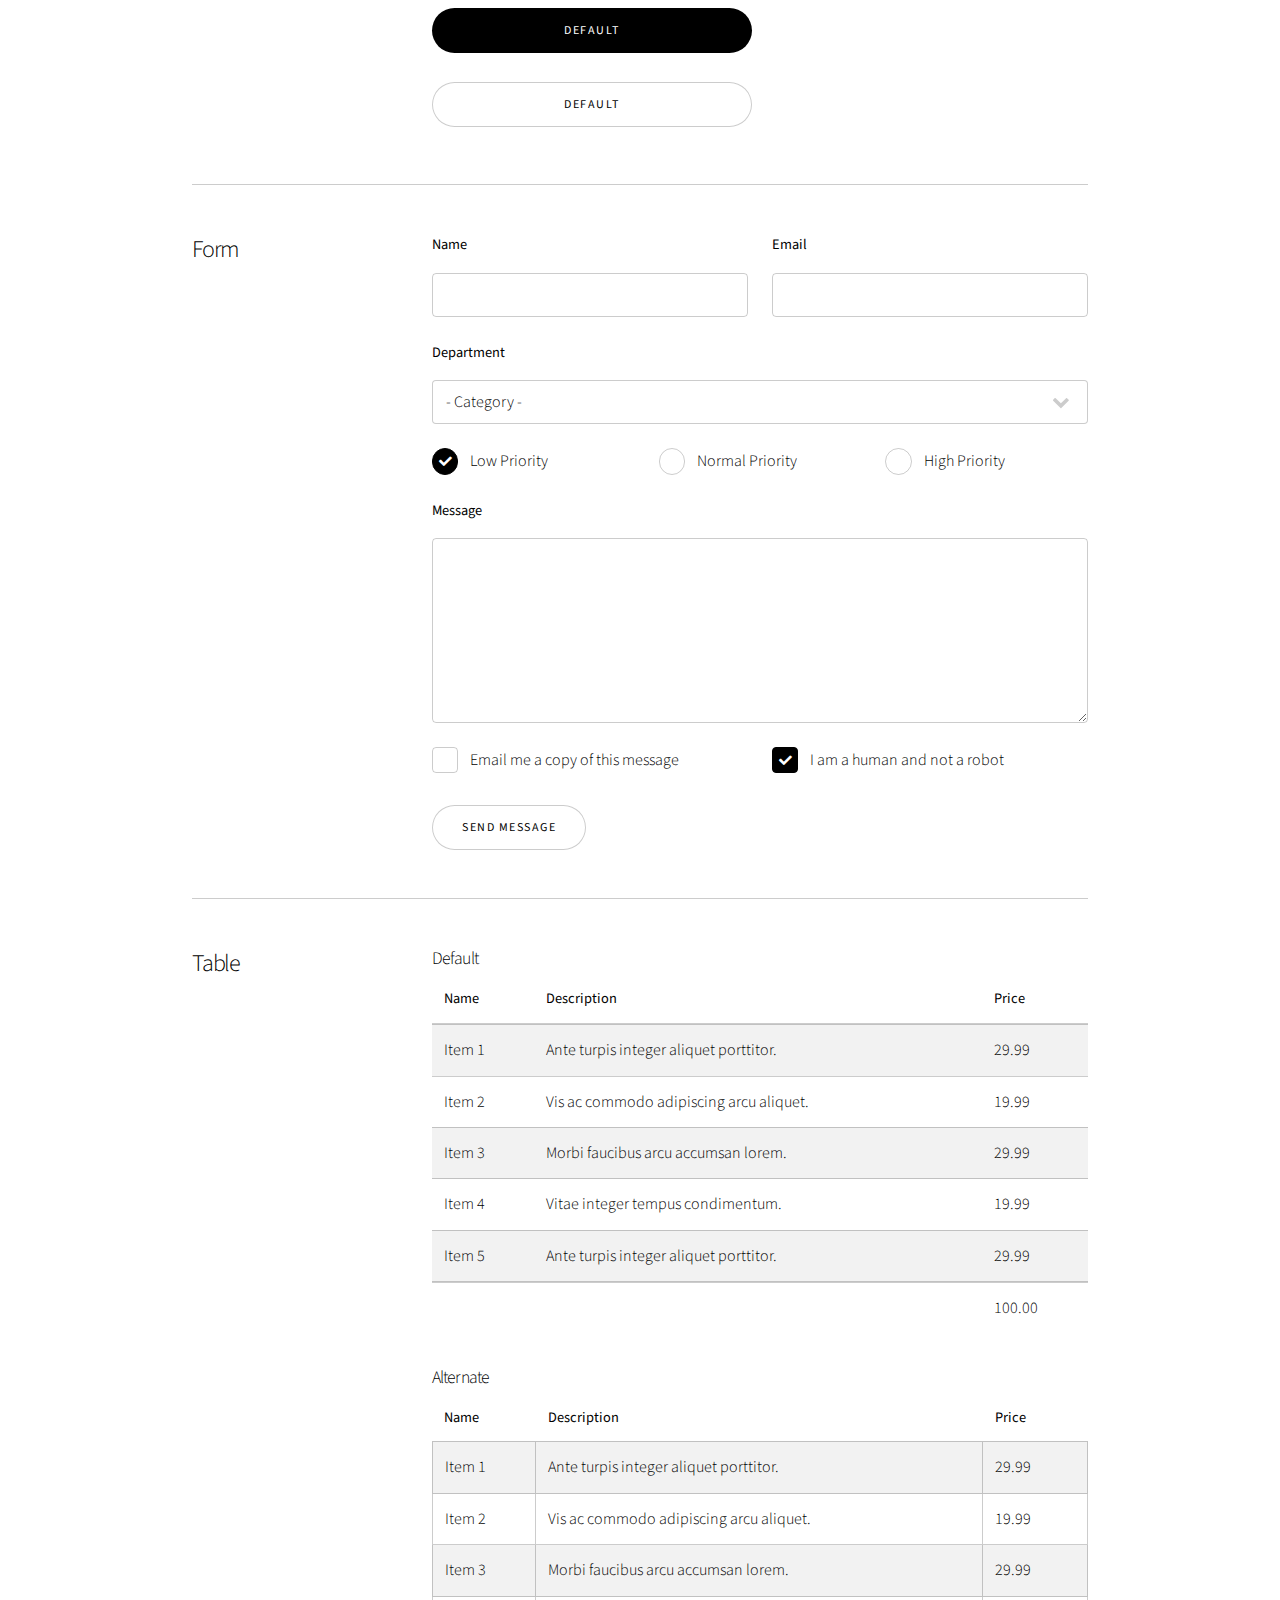
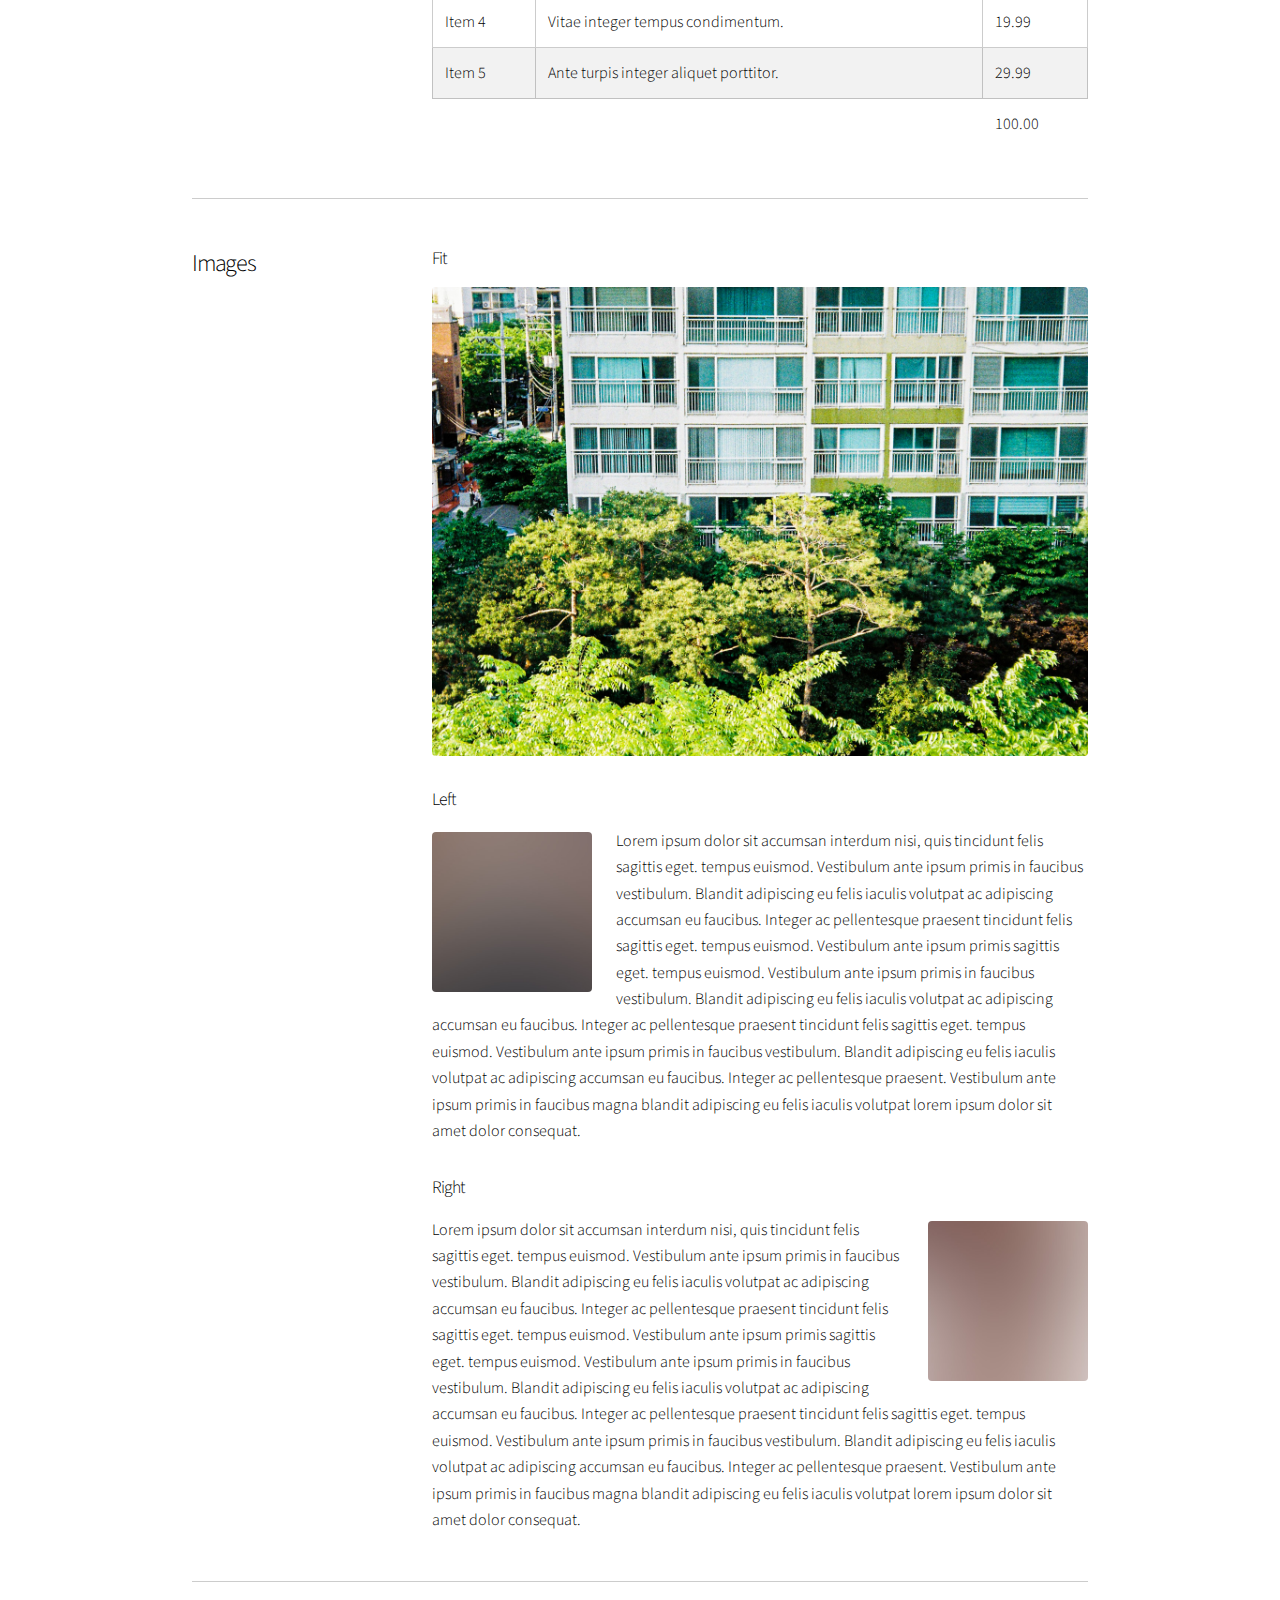
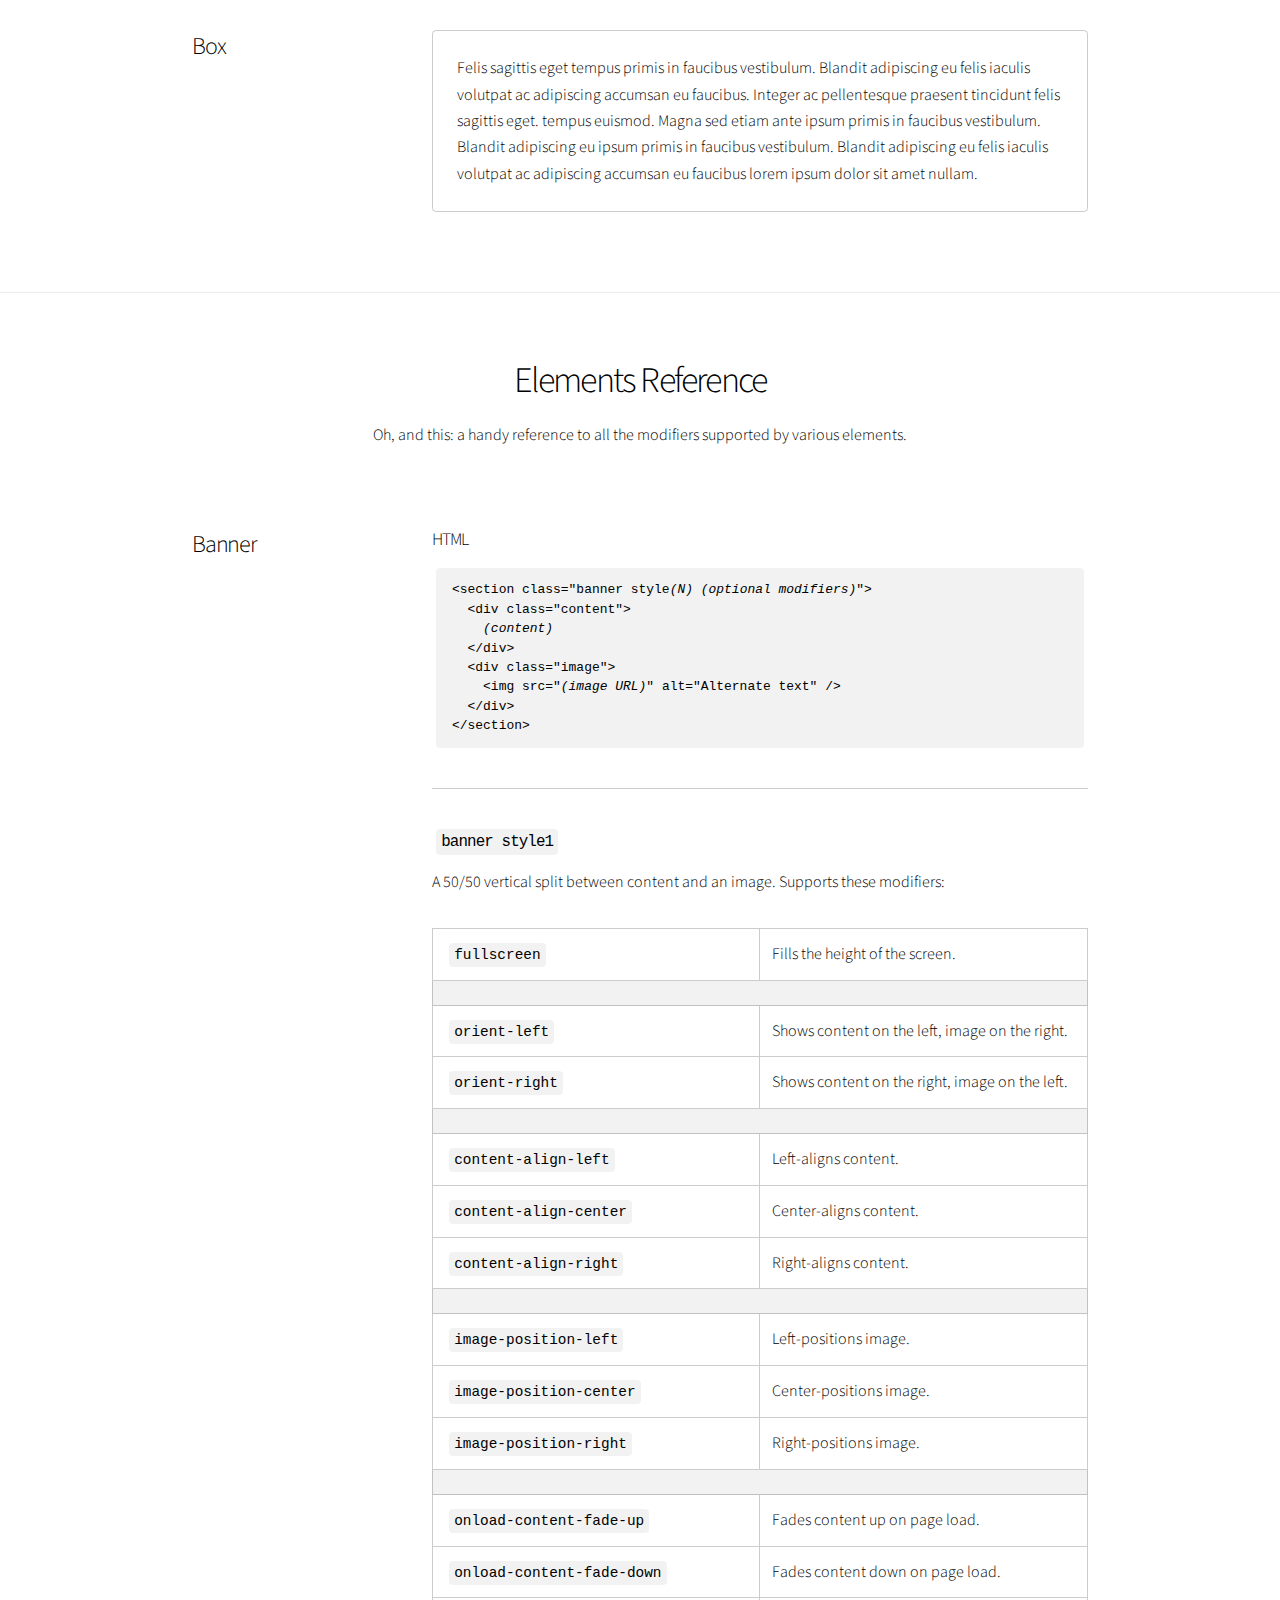
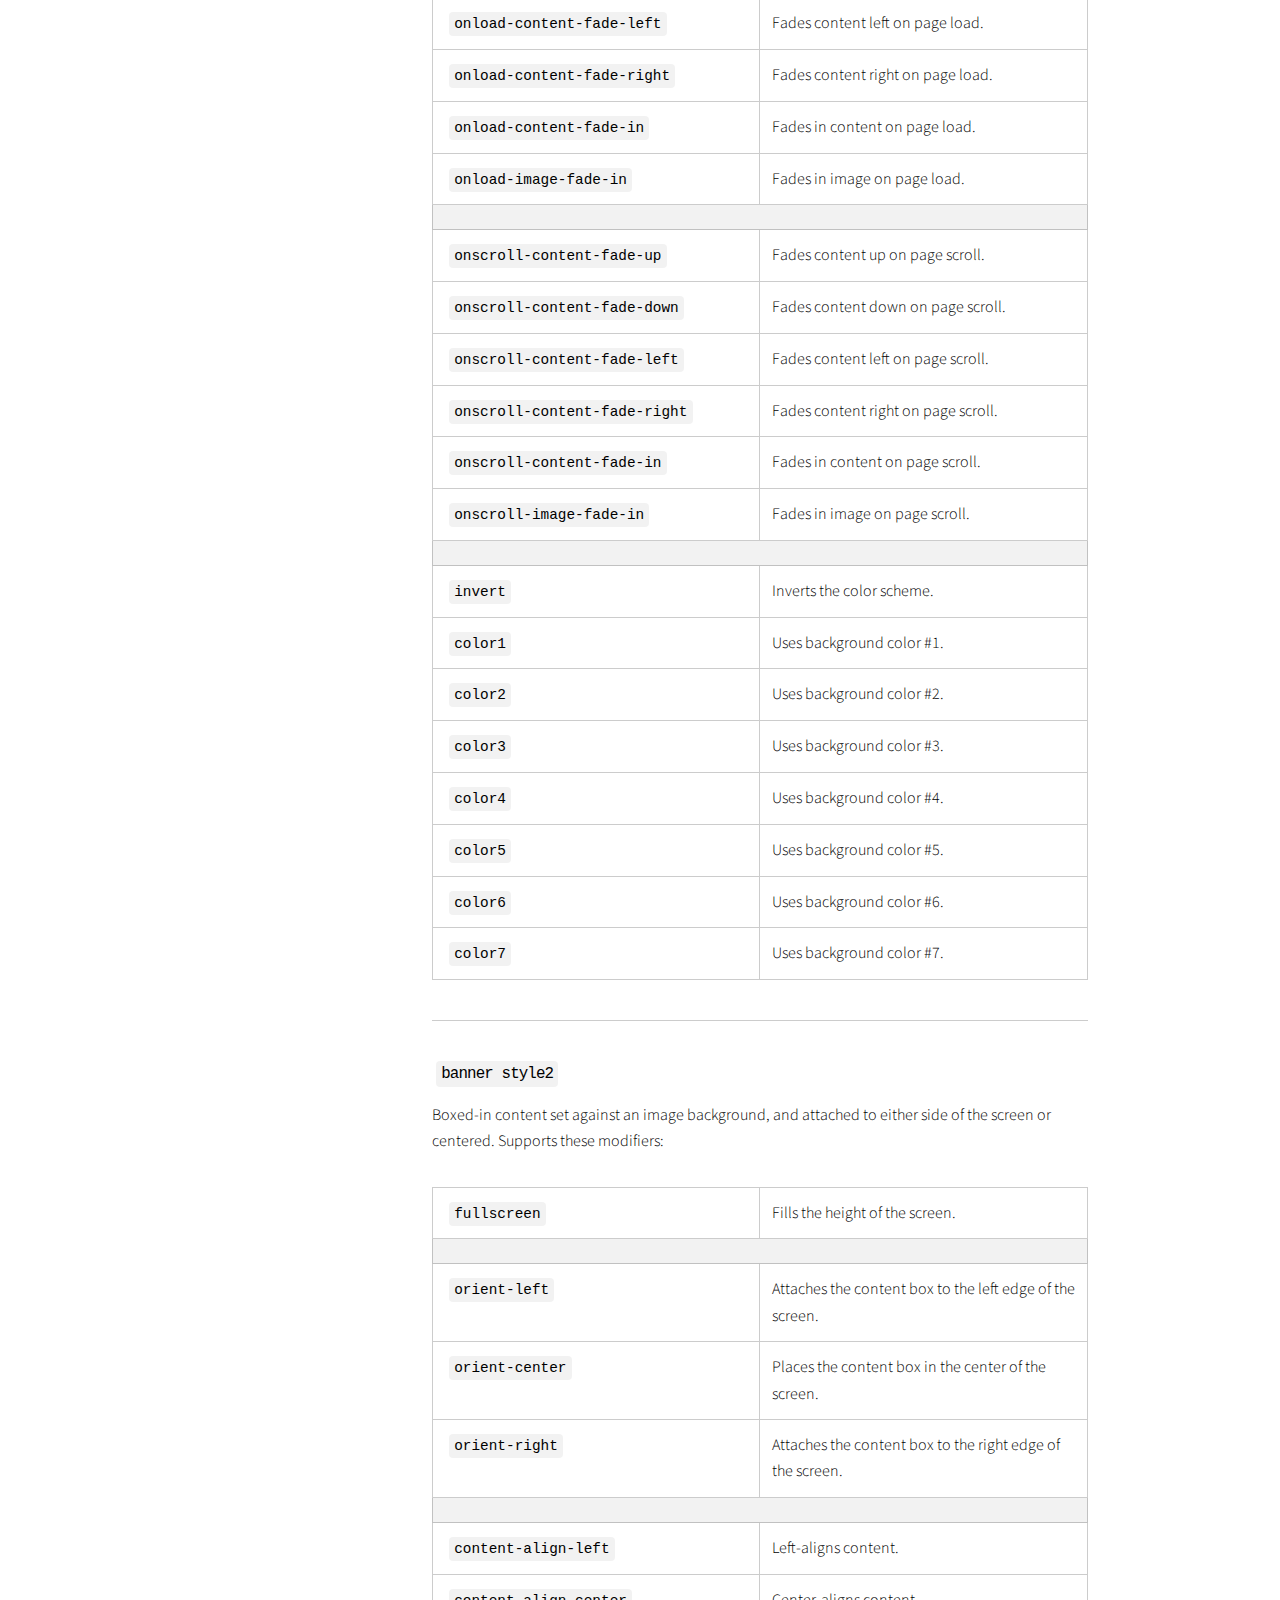
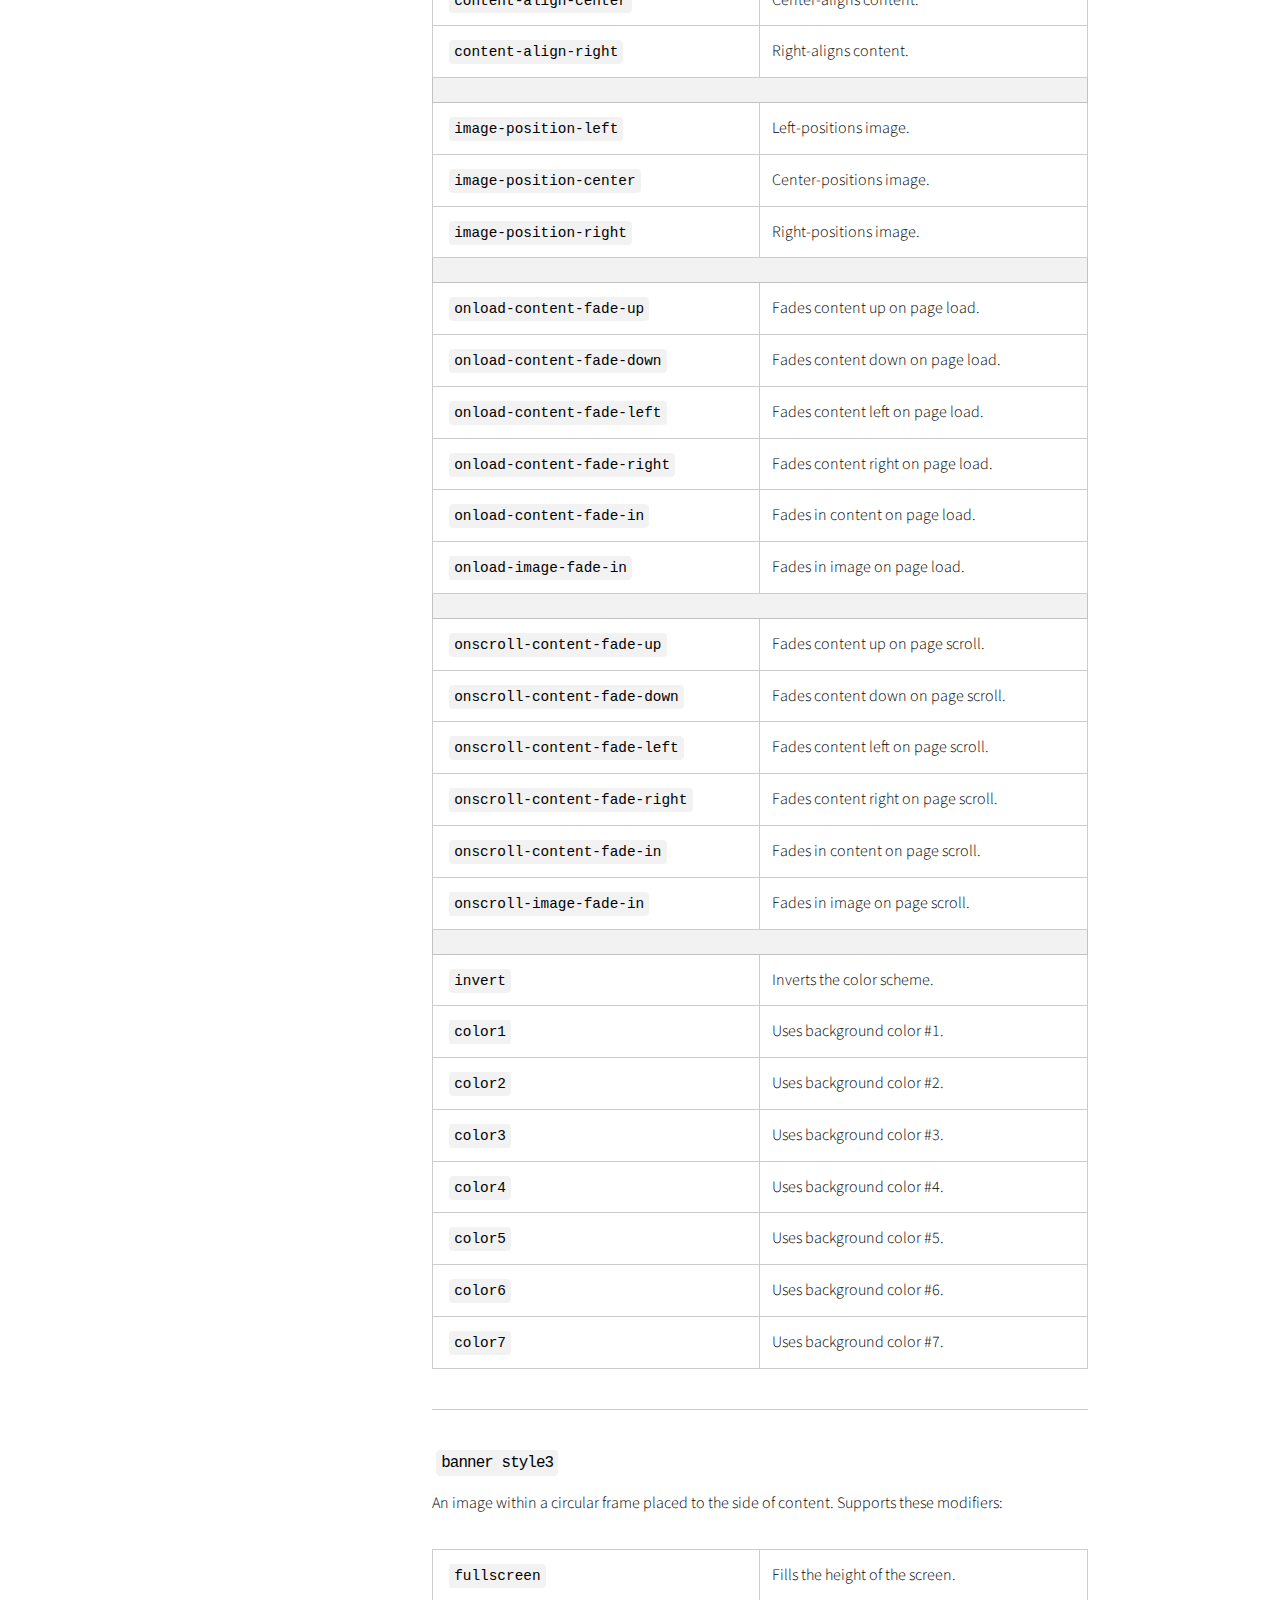
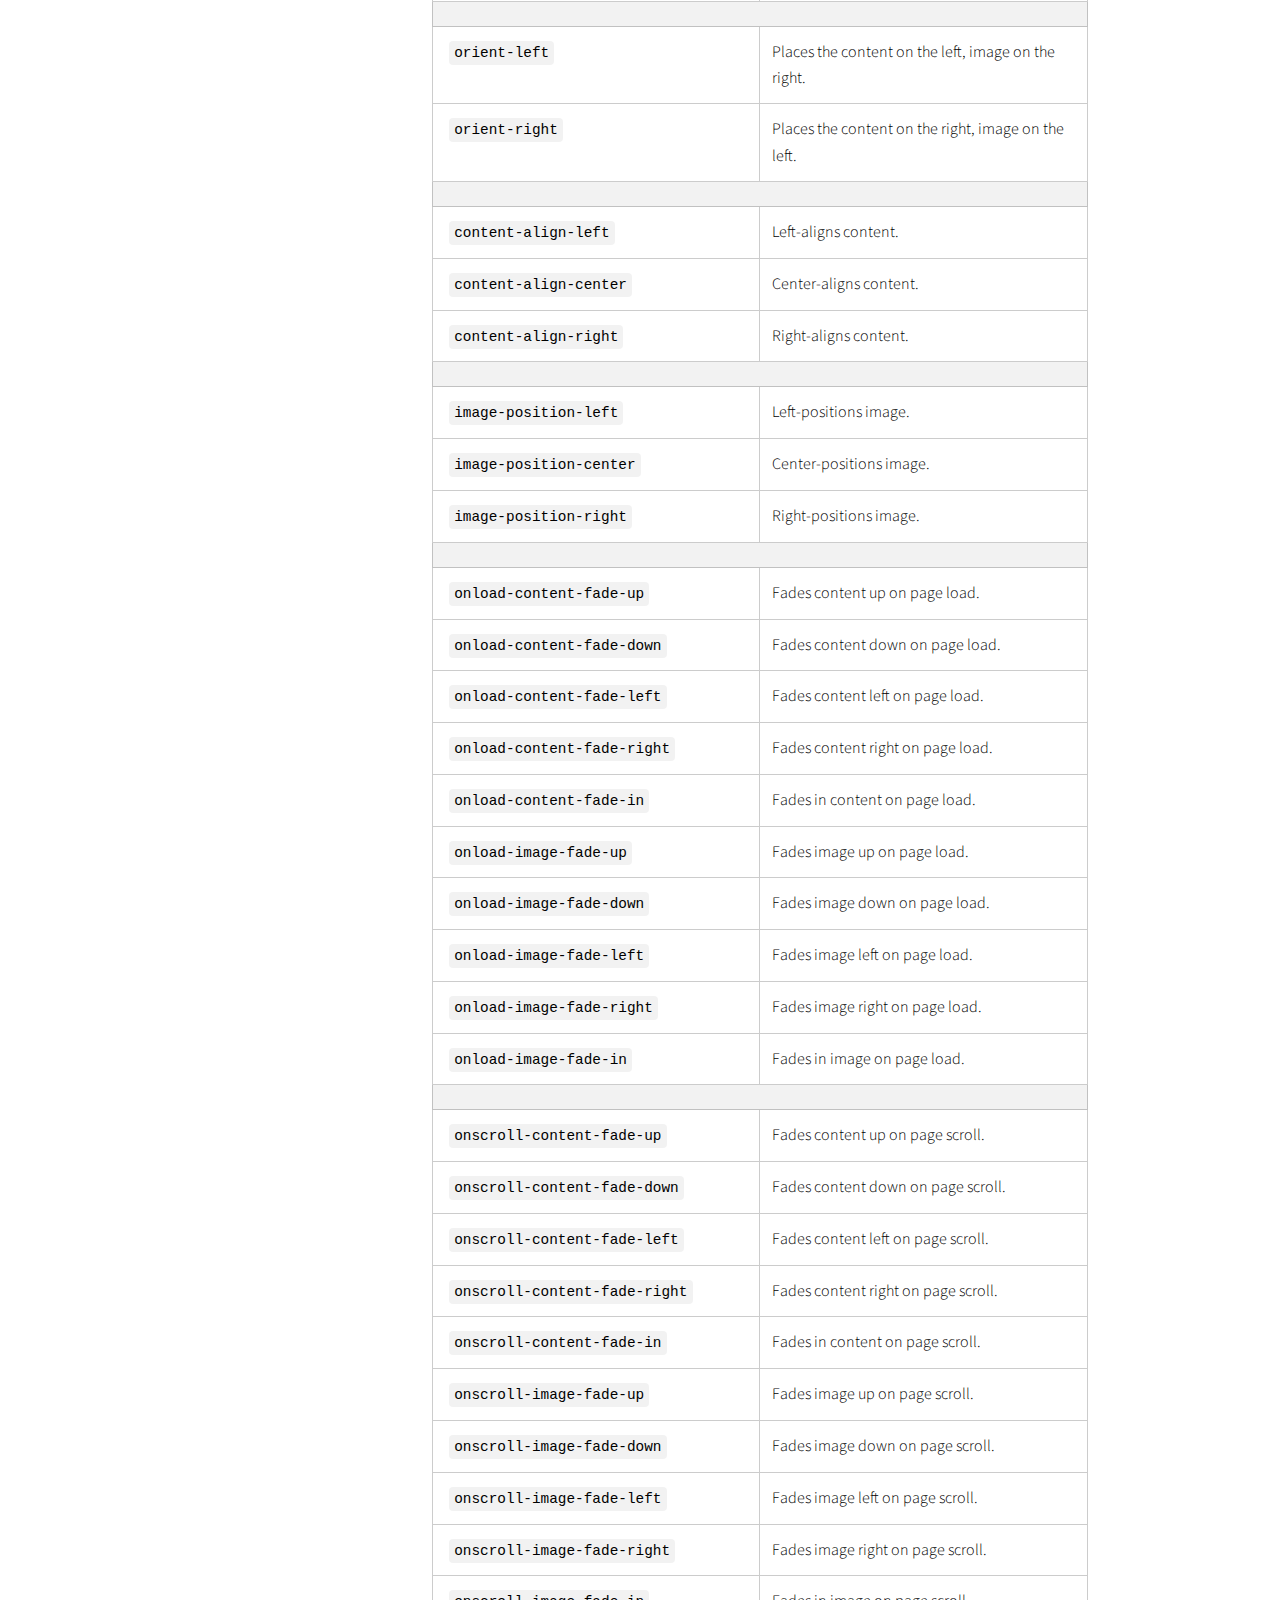
<file: portal/codigo.html>
<!DOCTYPE HTML>
<!--
	Story by HTML5 UP
	html5up.net | @ajlkn
	Free for personal and commercial use under the CCA 3.0 license (html5up.net/license)

	Note: Only needed for demo purposes. Delete for production sites.
-->
<html>
	<head>
		<title>Escuchar para cambiar</title>
		<meta charset="utf-8" />
		<meta name="viewport" content="width=device-width, initial-scale=1, user-scalable=no" />
		<link rel="stylesheet" href="assets/css/main.css" />
		<noscript><link rel="stylesheet" href="assets/css/noscript.css" /></noscript>
	</head>
	<body class="is-preload">

		<!-- Wrapper -->
			<div id="wrapper" class="divided">

				

				<!-- Items -->
					<section class="wrapper style1 align-center">
						<div class="inner">
							<h2>Items</h2>
							<p>This is an <strong>Items</strong> element, and it's basically just a grid for organizing items of various types. You can customize its <span class="demo-controls">appearance with a number of modifiers</span>, as well as assign it an optional <code>onload</code> or <code>onscroll</code> transition modifier (<a href="#reference-items">details</a>).</p>
							<div class="items style1 medium onscroll-fade-in">
								<section>
									<span class="icon style2 major fa-gem"></span>
									<h3>One</h3>
									<p>Lorem ipsum dolor sit amet, consectetur adipiscing elit. Morbi dui turpis, cursus eget orci amet aliquam congue semper. Etiam eget ultrices risus nec tempor elit.</p>
								</section>
								<section>
									<span class="icon solid style2 major fa-save"></span>
									<h3>Two</h3>
									<p>Lorem ipsum dolor sit amet, consectetur adipiscing elit. Morbi dui turpis, cursus eget orci amet aliquam congue semper. Etiam eget ultrices risus nec tempor elit.</p>
								</section>
								<section>
									<span class="icon solid style2 major fa-chart-bar"></span>
									<h3>Three</h3>
									<p>Lorem ipsum dolor sit amet, consectetur adipiscing elit. Morbi dui turpis, cursus eget orci amet aliquam congue semper. Etiam eget ultrices risus nec tempor elit.</p>
								</section>
								<section>
									<span class="icon solid style2 major fa-wifi"></span>
									<h3>Four</h3>
									<p>Lorem ipsum dolor sit amet, consectetur adipiscing elit. Morbi dui turpis, cursus eget orci amet aliquam congue semper. Etiam eget ultrices risus nec tempor elit.</p>
								</section>
								<section>
									<span class="icon solid style2 major fa-cog"></span>
									<h3>Five</h3>
									<p>Lorem ipsum dolor sit amet, consectetur adipiscing elit. Morbi dui turpis, cursus eget orci amet aliquam congue semper. Etiam eget ultrices risus nec tempor elit.</p>
								</section>
								<section>
									<span class="icon style2 major fa-paper-plane"></span>
									<h3>Six</h3>
									<p>Lorem ipsum dolor sit amet, consectetur adipiscing elit. Morbi dui turpis, cursus eget orci amet aliquam congue semper. Etiam eget ultrices risus nec tempor elit.</p>
								</section>
								<section>
									<span class="icon solid style2 major fa-desktop"></span>
									<h3>Seven</h3>
									<p>Lorem ipsum dolor sit amet, consectetur adipiscing elit. Morbi dui turpis, cursus eget orci amet aliquam congue semper. Etiam eget ultrices risus nec tempor elit.</p>
								</section>
								<section>
									<span class="icon solid style2 major fa-sync-alt"></span>
									<h3>Eight</h3>
									<p>Lorem ipsum dolor sit amet, consectetur adipiscing elit. Morbi dui turpis, cursus eget orci amet aliquam congue semper. Etiam eget ultrices risus nec tempor elit.</p>
								</section>
								<section>
									<span class="icon solid style2 major fa-hashtag"></span>
									<h3>Nine</h3>
									<p>Lorem ipsum dolor sit amet, consectetur adipiscing elit. Morbi dui turpis, cursus eget orci amet aliquam congue semper. Etiam eget ultrices risus nec tempor elit.</p>
								</section>
								<section>
									<span class="icon solid style2 major fa-bolt"></span>
									<h3>Ten</h3>
									<p>Lorem ipsum dolor sit amet, consectetur adipiscing elit. Morbi dui turpis, cursus eget orci amet aliquam congue semper. Etiam eget ultrices risus nec tempor elit.</p>
								</section>
								<section>
									<span class="icon style2 major fa-envelope"></span>
									<h3>Eleven</h3>
									<p>Lorem ipsum dolor sit amet, consectetur adipiscing elit. Morbi dui turpis, cursus eget orci amet aliquam congue semper. Etiam eget ultrices risus nec tempor elit.</p>
								</section>
								<section>
									<span class="icon solid style2 major fa-leaf"></span>
									<h3>Twelve</h3>
									<p>Lorem ipsum dolor sit amet, consectetur adipiscing elit. Morbi dui turpis, cursus eget orci amet aliquam congue semper. Etiam eget ultrices risus nec tempor elit.</p>
								</section>
							</div>
						</div>
					</section>

				<!-- Additional Elements -->
					<section class="wrapper style1 align-center">
						<div class="inner">
							<h2>Additional Elements</h2>
							<p>Finally, here are some additional elements you <em>might</em> find useful (and yup, they look fine with any <span class="demo-controls">appearance</span>).</p>
							<div class="index align-left">

								<!-- Text -->
									<section>
										<header>
											<h3>Text</h3>
										</header>
										<div class="content">

											<p>This is <b>bold</b> and this is <strong>strong</strong>. This is <i>italic</i> and this is <em>emphasized</em>.
											This is <sup>superscript</sup> text and this is <sub>subscript</sub> text.
											This is <u>underlined</u> and this is code: <code>for (;;) { ... }</code>.
											Finally, this is a <a href="#">link</a>.</p>

										</div>
									</section>

								<!-- Heading -->
									<section>
										<header>
											<h3>Headings</h3>
										</header>
										<div class="content">

											<h1>Heading Level 1</h1>
											<h2>Heading Level 2</h2>
											<h3>Heading Level 3</h3>
											<h4>Heading Level 4</h4>
											<h5>Heading Level 5</h5>
											<h6>Heading Level 6</h6>

											<hr />

											<header>
												<h1>Heading with a Subtitle</h1>
												<p>Lorem ipsum dolor sit amet nullam id egestas urna aliquam</p>
											</header>
											<p>Nunc lacinia ante nunc ac lobortis. Interdum adipiscing gravida odio porttitor sem non mi integer non faucibus ornare mi ut ante amet placerat aliquet. Volutpat eu sed ante lacinia sapien lorem accumsan varius montes viverra nibh in adipiscing blandit tempus accumsan.</p>

											<hr />

											<header>
												<h2>Heading with a Subtitle</h2>
												<p>Lorem ipsum dolor sit amet nullam id egestas urna aliquam</p>
											</header>
											<p>Nunc lacinia ante nunc ac lobortis. Interdum adipiscing gravida odio porttitor sem non mi integer non faucibus ornare mi ut ante amet placerat aliquet. Volutpat eu sed ante lacinia sapien lorem accumsan varius montes viverra nibh in adipiscing blandit tempus accumsan.</p>

											<hr />

											<header>
												<h3>Heading with a Subtitle</h3>
												<p>Lorem ipsum dolor sit amet nullam id egestas urna aliquam</p>
											</header>
											<p>Nunc lacinia ante nunc ac lobortis. Interdum adipiscing gravida odio porttitor sem non mi integer non faucibus ornare mi ut ante amet placerat aliquet. Volutpat eu sed ante lacinia sapien lorem accumsan varius montes viverra nibh in adipiscing blandit tempus accumsan.</p>

										</div>
									</section>

								<!-- Unordered List -->
									<section>
										<header>
											<h3>Unordered List</h3>
										</header>
										<div class="content">

											<h4>Default</h4>
											<ul>
												<li>Lorem ipsum dolor sit amet</li>
												<li>Interdum adipiscing gravida odio</li>
												<li>Porttitor sem non integer</li>
												<li>Non faucibus ornare mi ut ante</li>
												<li>Sagittis adipiscing eleifend</li>
												<li>Felis amet dolore viverra</li>
											</ul>

											<h4>Alternate</h4>
											<ul class="alt">
												<li>Lorem ipsum dolor sit amet</li>
												<li>Interdum adipiscing gravida odio</li>
												<li>Porttitor sem non integer</li>
												<li>Non faucibus ornare mi ut ante</li>
												<li>Sagittis adipiscing eleifend</li>
												<li>Felis amet dolore viverra</li>
											</ul>

										</div>
									</section>

								<!-- Ordered List -->
									<section>
										<header>
											<h3>Ordered List</h3>
										</header>
										<div class="content">

											<ol>
												<li>Lorem ipsum dolor sit amet</li>
												<li>Interdum adipiscing gravida odio</li>
												<li>Porttitor sem non integer</li>
												<li>Non faucibus ornare mi ut ante</li>
												<li>Sagittis adipiscing eleifend</li>
												<li>Felis amet dolore viverra</li>
											</ol>

										</div>
									</section>

								<!-- Definition List -->
									<section>
										<header>
											<h3>Definition List</h3>
										</header>
										<div class="content">

											<dl>
												<dt>Interdum adipiscing odio</dt>
												<dd>
													<p>Lorem ipsum dolor vestibulum ante ipsum primis in faucibus vestibulum. Blandit adipiscing eu felis iaculis volutpat ac adipiscing accumsan eu faucibus. Integer ac pellentesque praesent fringilla quis tincidunt felis sagittis eget tempus euismod. Ante ipsum primis vestibulum.</p>
												</dd>
												<dt>Non faucibus ornare mi ut ante</dt>
												<dd>
													<p>Lorem ipsum dolor vestibulum ante ipsum primis in faucibus vestibulum. Blandit adipiscing eu felis iaculis volutpat ac adipiscing accumsan eu faucibus. Integer ac pellentesque praesent fringilla quis tincidunt felis sagittis eget tempus euismod. Ante ipsum primis vestibulum.</p>
												</dd>
												<dt>Felis amet dolore viverra</dt>
												<dd>
													<p>Lorem ipsum dolor vestibulum ante ipsum primis in faucibus vestibulum. Blandit adipiscing eu felis iaculis volutpat ac adipiscing accumsan eu faucibus. Integer ac pellentesque praesent fringilla quis tincidunt felis sagittis eget tempus euismod. Ante ipsum primis vestibulum.</p>
												</dd>
											</dl>

										</div>
									</section>

								<!-- Blockquote -->
									<section>
										<header>
											<h3>Blockquote</h3>
										</header>
										<div class="content">

											<blockquote>Lorem ipsum dolor vestibulum ante ipsum primis in faucibus vestibulum. Blandit adipiscing eu felis iaculis volutpat ac adipiscing accumsan eu faucibus. Integer ac pellentesque praesent fringilla quis tincidunt felis sagittis eget tempus euismod. Ante ipsum primis vestibulum.</blockquote>

										</div>
									</section>

								<!-- Code -->
									<section>
										<header>
											<h3>Code</h3>
										</header>
										<div class="content">

											<pre><code>i = 0;

while (!deck.isInOrder()) {
    print 'Iteration ' + i;
    deck.shuffle();
    i++;
}

print 'It took ' + i + ' iterations to sort the deck.';
</code></pre>

										</div>
									</section>

								<!-- Icons -->
									<section>
										<header>
											<h3>Icons</h3>
										</header>
										<div class="content">

											<h4>Style #1</h4>
											<ul class="icons">
												<li><a href="#" class="icon brands style1 fa-twitter"><span class="label">Twitter</span></a></li>
												<li><a href="#" class="icon brands style1 fa-facebook-f"><span class="label">Facebook</span></a></li>
												<li><a href="#" class="icon brands style1 fa-instagram"><span class="label">Instagram</span></a></li>
												<li><a href="#" class="icon brands style1 fa-github"><span class="label">Github</span></a></li>
												<li><a href="#" class="icon brands style1 fa-dribbble"><span class="label">Dribbble</span></a></li>
											</ul>

											<h4>Style #2</h4>
											<ul class="icons">
												<li><a href="#" class="icon brands style2 fa-twitter"><span class="label">Twitter</span></a></li>
												<li><a href="#" class="icon brands style2 fa-facebook-f"><span class="label">Facebook</span></a></li>
												<li><a href="#" class="icon brands style2 fa-instagram"><span class="label">Instagram</span></a></li>
												<li><a href="#" class="icon brands style2 fa-github"><span class="label">Github</span></a></li>
												<li><a href="#" class="icon brands style2 fa-dribbble"><span class="label">Dribbble</span></a></li>
											</ul>

										</div>
									</section>

								<!-- Buttons -->
									<section>
										<header>
											<h3>Buttons</h3>
										</header>
										<div class="content">

											<ul class="actions">
												<li><a href="#" class="button primary">Primary</a></li>
												<li><a href="#" class="button">Default</a></li>
											</ul>
											<ul class="actions">
												<li><a href="#" class="button primary large">Large</a></li>
												<li><a href="#" class="button">Default</a></li>
												<li><a href="#" class="button small">Small</a></li>
											</ul>
											<ul class="actions fit">
												<li><a href="#" class="button primary fit">Fit</a></li>
												<li><a href="#" class="button fit">Fit</a></li>
												<li><a href="#" class="button primary fit">Fit</a></li>
												<li><a href="#" class="button fit">Fit</a></li>
											</ul>
											<ul class="actions fit small">
												<li><a href="#" class="button primary fit small">Fit + Small</a></li>
												<li><a href="#" class="button fit small">Fit + Small</a></li>
												<li><a href="#" class="button primary fit small">Fit + Small</a></li>
												<li><a href="#" class="button fit small">Fit + Small</a></li>
											</ul>
											<ul class="actions">
												<li><a href="#" class="button primary icon solid fa-search">Icon</a></li>
												<li><a href="#" class="button icon solid fa-download">Icon</a></li>
											</ul>
											<ul class="actions">
												<li><span class="button primary disabled">Primary</span></li>
												<li><span class="button disabled">Default</span></li>
											</ul>

										</div>
									</section>

								<!-- Actions -->
									<section>
										<header>
											<h3>Actions</h3>
										</header>
										<div class="content">

											<h4>Default</h4>
											<ul class="actions">
												<li><a href="#" class="button primary">Default</a></li>
												<li><a href="#" class="button">Default</a></li>
											</ul>

											<h4>Small</h4>
											<ul class="actions small">
												<li><a href="#" class="button primary small">Small</a></li>
												<li><a href="#" class="button small">Small</a></li>
											</ul>

											<h4>Stacked</h4>
											<ul class="actions stacked">
												<li><a href="#" class="button primary">Default</a></li>
												<li><a href="#" class="button">Default</a></li>
											</ul>

											<h4>Stacked + Fit</h4>
											<ul class="actions stacked">
												<li><a href="#" class="button primary fit">Default</a></li>
												<li><a href="#" class="button fit">Default</a></li>
											</ul>

										</div>
									</section>

								<!-- Form -->
									<section>
										<header>
											<h3>Form</h3>
										</header>
										<div class="content">

											<form method="post" action="#">
												<div class="fields">
													<div class="field half">
														<label for="name">Name</label>
														<input type="text" name="name" id="name" value="" />
													</div>
													<div class="field half">
														<label for="email">Email</label>
														<input type="email" name="email" id="email" value="" />
													</div>
													<div class="field">
														<label for="department">Department</label>
														<select name="department" id="department">
															<option value="">- Category -</option>
															<option value="1">Manufacturing</option>
															<option value="2">Shipping</option>
															<option value="3">Administration</option>
															<option value="4">Human Resources</option>
														</select>
													</div>
													<div class="field third">
														<input type="radio" id="priority-low" name="priority" checked />
														<label for="priority-low">Low Priority</label>
													</div>
													<div class="field third">
														<input type="radio" id="priority-normal" name="priority" />
														<label for="priority-normal">Normal Priority</label>
													</div>
													<div class="field third">
														<input type="radio" id="priority-high" name="priority" />
														<label for="priority-high">High Priority</label>
													</div>
													<div class="field">
														<label for="message">Message</label>
														<textarea name="message" id="message" rows="6"></textarea>
													</div>
													<div class="field half">
														<input type="checkbox" id="copy" name="copy" />
														<label for="copy">Email me a copy of this message</label>
													</div>
													<div class="field half">
														<input type="checkbox" id="human" name="human" checked />
														<label for="human">I am a human and not a robot</label>
													</div>
												</div>
												<ul class="actions">
													<li><input type="submit" name="submit" id="submit" value="Send Message" /></li>
												</ul>
											</form>

										</div>
									</section>

								<!-- Table -->
									<section>
										<header>
											<h3>Table</h3>
										</header>
										<div class="content">

											<h4>Default</h4>
											<div class="table-wrapper">
												<table>
													<thead>
														<tr>
															<th>Name</th>
															<th>Description</th>
															<th>Price</th>
														</tr>
													</thead>
													<tbody>
														<tr>
															<td>Item 1</td>
															<td>Ante turpis integer aliquet porttitor.</td>
															<td>29.99</td>
														</tr>
														<tr>
															<td>Item 2</td>
															<td>Vis ac commodo adipiscing arcu aliquet.</td>
															<td>19.99</td>
														</tr>
														<tr>
															<td>Item 3</td>
															<td> Morbi faucibus arcu accumsan lorem.</td>
															<td>29.99</td>
														</tr>
														<tr>
															<td>Item 4</td>
															<td>Vitae integer tempus condimentum.</td>
															<td>19.99</td>
														</tr>
														<tr>
															<td>Item 5</td>
															<td>Ante turpis integer aliquet porttitor.</td>
															<td>29.99</td>
														</tr>
													</tbody>
													<tfoot>
														<tr>
															<td colspan="2"></td>
															<td>100.00</td>
														</tr>
													</tfoot>
												</table>
											</div>

											<h4>Alternate</h4>
											<div class="table-wrapper">
												<table class="alt">
													<thead>
														<tr>
															<th>Name</th>
															<th>Description</th>
															<th>Price</th>
														</tr>
													</thead>
													<tbody>
														<tr>
															<td>Item 1</td>
															<td>Ante turpis integer aliquet porttitor.</td>
															<td>29.99</td>
														</tr>
														<tr>
															<td>Item 2</td>
															<td>Vis ac commodo adipiscing arcu aliquet.</td>
															<td>19.99</td>
														</tr>
														<tr>
															<td>Item 3</td>
															<td> Morbi faucibus arcu accumsan lorem.</td>
															<td>29.99</td>
														</tr>
														<tr>
															<td>Item 4</td>
															<td>Vitae integer tempus condimentum.</td>
															<td>19.99</td>
														</tr>
														<tr>
															<td>Item 5</td>
															<td>Ante turpis integer aliquet porttitor.</td>
															<td>29.99</td>
														</tr>
													</tbody>
													<tfoot>
														<tr>
															<td colspan="2"></td>
															<td>100.00</td>
														</tr>
													</tfoot>
												</table>
											</div>

										</div>
									</section>

								<!-- Images -->
									<section>
										<header>
											<h3>Images</h3>
										</header>
										<div class="content">

											<h4>Fit</h4>
											<span class="image fit"><img src="images/banner.jpg" alt="" /></span>

											<h4>Left</h4>
											<p><span class="image left"><img src="images/pic01.jpg" alt="" /></span>Lorem ipsum dolor sit accumsan interdum nisi, quis tincidunt felis sagittis eget. tempus euismod. Vestibulum ante ipsum primis in faucibus vestibulum. Blandit adipiscing eu felis iaculis volutpat ac adipiscing accumsan eu faucibus. Integer ac pellentesque praesent tincidunt felis sagittis eget. tempus euismod. Vestibulum ante ipsum primis sagittis eget. tempus euismod. Vestibulum ante ipsum primis in faucibus vestibulum. Blandit adipiscing eu felis iaculis volutpat ac adipiscing accumsan eu faucibus. Integer ac pellentesque praesent tincidunt felis sagittis eget. tempus euismod. Vestibulum ante ipsum primis in faucibus vestibulum. Blandit adipiscing eu felis iaculis volutpat ac adipiscing accumsan eu faucibus. Integer ac pellentesque praesent. Vestibulum ante ipsum primis in faucibus magna blandit adipiscing eu felis iaculis volutpat lorem ipsum dolor sit amet dolor consequat.</p>

											<h4>Right</h4>
											<p><span class="image right"><img src="images/pic02.jpg" alt="" /></span>Lorem ipsum dolor sit accumsan interdum nisi, quis tincidunt felis sagittis eget. tempus euismod. Vestibulum ante ipsum primis in faucibus vestibulum. Blandit adipiscing eu felis iaculis volutpat ac adipiscing accumsan eu faucibus. Integer ac pellentesque praesent tincidunt felis sagittis eget. tempus euismod. Vestibulum ante ipsum primis sagittis eget. tempus euismod. Vestibulum ante ipsum primis in faucibus vestibulum. Blandit adipiscing eu felis iaculis volutpat ac adipiscing accumsan eu faucibus. Integer ac pellentesque praesent tincidunt felis sagittis eget. tempus euismod. Vestibulum ante ipsum primis in faucibus vestibulum. Blandit adipiscing eu felis iaculis volutpat ac adipiscing accumsan eu faucibus. Integer ac pellentesque praesent. Vestibulum ante ipsum primis in faucibus magna blandit adipiscing eu felis iaculis volutpat lorem ipsum dolor sit amet dolor consequat.</p>

										</div>
									</section>

								<!-- Box -->
									<section>
										<header>
											<h3>Box</h3>
										</header>
										<div class="content">

											<div class="box">
												<p>Felis sagittis eget tempus primis in faucibus vestibulum. Blandit adipiscing eu felis iaculis volutpat ac adipiscing accumsan eu faucibus. Integer ac pellentesque praesent tincidunt felis sagittis eget. tempus euismod. Magna sed etiam ante ipsum primis in faucibus vestibulum. Blandit adipiscing eu ipsum primis in faucibus vestibulum. Blandit adipiscing eu felis iaculis volutpat ac adipiscing accumsan eu faucibus lorem ipsum dolor sit amet nullam.</p>
											</div>

										</div>
									</section>

							</div>


						</div>
					</section>

				<!-- Modifiers -->
					<section class="wrapper style1 align-center" id="reference">
						<div class="inner">
							<h2>Elements Reference</h2>
							<p>Oh, and this: a handy reference to all the modifiers supported by various elements.</p>
							<div class="index align-left">

								<!-- Banner -->
									<section id="reference-banner">
										<header>
											<h3>Banner</h3>
										</header>
										<div class="content">

											<h4>HTML</h4>
<pre><code>&lt;section class="banner style<em>(N)</em> <em>(optional modifiers)</em>"&gt;
  &lt;div class="content"&gt;
    <em>(content)</em>
  &lt;/div&gt;
  &lt;div class="image"&gt;
    &lt;img src="<em>(image URL)</em>" alt="Alternate text" /&gt;
  &lt;/div&gt;
&lt;/section&gt;</code></pre>

											<hr />

											<!-- style1 -->
												<section>
													<h4><code>banner style1</code></h4>
													<p>A 50/50 vertical split between content and an image. Supports these modifiers:</p>

													<div class="table-wrapper">
														<table class="alt uniform fixed">
															<tbody>
																<tr>
																	<td><code>fullscreen</code></td>
																	<td>Fills the height of the screen.</td>
																</tr>
																<tr class="alt">
																	<td colspan="2"></td>
																</tr>
																<tr>
																	<td><code>orient-left</code></td>
																	<td>Shows content on the left, image on the right.</td>
																</tr>
																<tr>
																	<td><code>orient-right</code></td>
																	<td>Shows content on the right, image on the left.</td>
																</tr>
																<tr class="alt">
																	<td colspan="2"></td>
																</tr>
																<tr>
																	<td><code>content-align-left</code></td>
																	<td>Left-aligns content.</td>
																</tr>
																<tr>
																	<td><code>content-align-center</code></td>
																	<td>Center-aligns content.</td>
																</tr>
																<tr>
																	<td><code>content-align-right</code></td>
																	<td>Right-aligns content.</td>
																</tr>
																<tr class="alt">
																	<td colspan="2"></td>
																</tr>
																<tr>
																	<td><code>image-position-left</code></td>
																	<td>Left-positions image.</td>
																</tr>
																<tr>
																	<td><code>image-position-center</code></td>
																	<td>Center-positions image.</td>
																</tr>
																<tr>
																	<td><code>image-position-right</code></td>
																	<td>Right-positions image.</td>
																</tr>
																<tr class="alt">
																	<td colspan="2"></td>
																</tr>
																<tr>
																	<td><code>onload-content-fade-up</code></td>
																	<td>Fades content up on page load.</td>
																</tr>
																<tr>
																	<td><code>onload-content-fade-down</code></td>
																	<td>Fades content down on page load.</td>
																</tr>
																<tr>
																	<td><code>onload-content-fade-left</code></td>
																	<td>Fades content left on page load.</td>
																</tr>
																<tr>
																	<td><code>onload-content-fade-right</code></td>
																	<td>Fades content right on page load.</td>
																</tr>
																<tr>
																	<td><code>onload-content-fade-in</code></td>
																	<td>Fades in content on page load.</td>
																</tr>
																<tr>
																	<td><code>onload-image-fade-in</code></td>
																	<td>Fades in image on page load.</td>
																</tr>
																<tr class="alt">
																	<td colspan="2"></td>
																</tr>
																<tr>
																	<td><code>onscroll-content-fade-up</code></td>
																	<td>Fades content up on page scroll.</td>
																</tr>
																<tr>
																	<td><code>onscroll-content-fade-down</code></td>
																	<td>Fades content down on page scroll.</td>
																</tr>
																<tr>
																	<td><code>onscroll-content-fade-left</code></td>
																	<td>Fades content left on page scroll.</td>
																</tr>
																<tr>
																	<td><code>onscroll-content-fade-right</code></td>
																	<td>Fades content right on page scroll.</td>
																</tr>
																<tr>
																	<td><code>onscroll-content-fade-in</code></td>
																	<td>Fades in content on page scroll.</td>
																</tr>
																<tr>
																	<td><code>onscroll-image-fade-in</code></td>
																	<td>Fades in image on page scroll.</td>
																</tr>
																<tr class="alt">
																	<td colspan="2"></td>
																</tr>
																<tr>
																	<td><code>invert</code></td>
																	<td>Inverts the color scheme.</td>
																</tr>
																<tr>
																	<td><code>color1</code></td>
																	<td>Uses background color #1.</td>
																</tr>
																<tr>
																	<td><code>color2</code></td>
																	<td>Uses background color #2.</td>
																</tr>
																<tr>
																	<td><code>color3</code></td>
																	<td>Uses background color #3.</td>
																</tr>
																<tr>
																	<td><code>color4</code></td>
																	<td>Uses background color #4.</td>
																</tr>
																<tr>
																	<td><code>color5</code></td>
																	<td>Uses background color #5.</td>
																</tr>
																<tr>
																	<td><code>color6</code></td>
																	<td>Uses background color #6.</td>
																</tr>
																<tr>
																	<td><code>color7</code></td>
																	<td>Uses background color #7.</td>
																</tr>
															</tbody>
														</table>
													</div>
												</section>

											<hr />

											<!-- style2 -->
												<section>
													<h4><code>banner style2</code></h4>
													<p>Boxed-in content set against an image background, and attached to either side of the screen or centered. Supports these modifiers:</p>

													<div class="table-wrapper">
														<table class="alt uniform fixed">
															<tbody>
																<tr>
																	<td><code>fullscreen</code></td>
																	<td>Fills the height of the screen.</td>
																</tr>
																<tr class="alt">
																	<td colspan="2"></td>
																</tr>
																<tr>
																	<td><code>orient-left</code></td>
																	<td>Attaches the content box to the left edge of the screen.</td>
																</tr>
																<tr>
																	<td><code>orient-center</code></td>
																	<td>Places the content box in the center of the screen.</td>
																</tr>
																<tr>
																	<td><code>orient-right</code></td>
																	<td>Attaches the content box to the right edge of the screen.</td>
																</tr>
																<tr class="alt">
																	<td colspan="2"></td>
																</tr>
																<tr>
																	<td><code>content-align-left</code></td>
																	<td>Left-aligns content.</td>
																</tr>
																<tr>
																	<td><code>content-align-center</code></td>
																	<td>Center-aligns content.</td>
																</tr>
																<tr>
																	<td><code>content-align-right</code></td>
																	<td>Right-aligns content.</td>
																</tr>
																<tr class="alt">
																	<td colspan="2"></td>
																</tr>
																<tr>
																	<td><code>image-position-left</code></td>
																	<td>Left-positions image.</td>
																</tr>
																<tr>
																	<td><code>image-position-center</code></td>
																	<td>Center-positions image.</td>
																</tr>
																<tr>
																	<td><code>image-position-right</code></td>
																	<td>Right-positions image.</td>
																</tr>
																<tr class="alt">
																	<td colspan="2"></td>
																</tr>
																<tr>
																	<td><code>onload-content-fade-up</code></td>
																	<td>Fades content up on page load.</td>
																</tr>
																<tr>
																	<td><code>onload-content-fade-down</code></td>
																	<td>Fades content down on page load.</td>
																</tr>
																<tr>
																	<td><code>onload-content-fade-left</code></td>
																	<td>Fades content left on page load.</td>
																</tr>
																<tr>
																	<td><code>onload-content-fade-right</code></td>
																	<td>Fades content right on page load.</td>
																</tr>
																<tr>
																	<td><code>onload-content-fade-in</code></td>
																	<td>Fades in content on page load.</td>
																</tr>
																<tr>
																	<td><code>onload-image-fade-in</code></td>
																	<td>Fades in image on page load.</td>
																</tr>
																<tr class="alt">
																	<td colspan="2"></td>
																</tr>
																<tr>
																	<td><code>onscroll-content-fade-up</code></td>
																	<td>Fades content up on page scroll.</td>
																</tr>
																<tr>
																	<td><code>onscroll-content-fade-down</code></td>
																	<td>Fades content down on page scroll.</td>
																</tr>
																<tr>
																	<td><code>onscroll-content-fade-left</code></td>
																	<td>Fades content left on page scroll.</td>
																</tr>
																<tr>
																	<td><code>onscroll-content-fade-right</code></td>
																	<td>Fades content right on page scroll.</td>
																</tr>
																<tr>
																	<td><code>onscroll-content-fade-in</code></td>
																	<td>Fades in content on page scroll.</td>
																</tr>
																<tr>
																	<td><code>onscroll-image-fade-in</code></td>
																	<td>Fades in image on page scroll.</td>
																</tr>
																<tr class="alt">
																	<td colspan="2"></td>
																</tr>
																<tr>
																	<td><code>invert</code></td>
																	<td>Inverts the color scheme.</td>
																</tr>
																<tr>
																	<td><code>color1</code></td>
																	<td>Uses background color #1.</td>
																</tr>
																<tr>
																	<td><code>color2</code></td>
																	<td>Uses background color #2.</td>
																</tr>
																<tr>
																	<td><code>color3</code></td>
																	<td>Uses background color #3.</td>
																</tr>
																<tr>
																	<td><code>color4</code></td>
																	<td>Uses background color #4.</td>
																</tr>
																<tr>
																	<td><code>color5</code></td>
																	<td>Uses background color #5.</td>
																</tr>
																<tr>
																	<td><code>color6</code></td>
																	<td>Uses background color #6.</td>
																</tr>
																<tr>
																	<td><code>color7</code></td>
																	<td>Uses background color #7.</td>
																</tr>
															</tbody>
														</table>
													</div>
												</section>

											<hr />

											<!-- style3 -->
												<section>
													<h4><code>banner style3</code></h4>
													<p>An image within a circular frame placed to the side of content. Supports these modifiers:</p>

													<div class="table-wrapper">
														<table class="alt uniform fixed">
															<tbody>
																<tr>
																	<td><code>fullscreen</code></td>
																	<td>Fills the height of the screen.</td>
																</tr>
																<tr class="alt">
																	<td colspan="2"></td>
																</tr>
																<tr>
																	<td><code>orient-left</code></td>
																	<td>Places the content on the left, image on the right.</td>
																</tr>
																<tr>
																	<td><code>orient-right</code></td>
																	<td>Places the content on the right, image on the left.</td>
																</tr>
																<tr class="alt">
																	<td colspan="2"></td>
																</tr>
																<tr>
																	<td><code>content-align-left</code></td>
																	<td>Left-aligns content.</td>
																</tr>
																<tr>
																	<td><code>content-align-center</code></td>
																	<td>Center-aligns content.</td>
																</tr>
																<tr>
																	<td><code>content-align-right</code></td>
																	<td>Right-aligns content.</td>
																</tr>
																<tr class="alt">
																	<td colspan="2"></td>
																</tr>
																<tr>
																	<td><code>image-position-left</code></td>
																	<td>Left-positions image.</td>
																</tr>
																<tr>
																	<td><code>image-position-center</code></td>
																	<td>Center-positions image.</td>
																</tr>
																<tr>
																	<td><code>image-position-right</code></td>
																	<td>Right-positions image.</td>
																</tr>
																<tr class="alt">
																	<td colspan="2"></td>
																</tr>
																<tr>
																	<td><code>onload-content-fade-up</code></td>
																	<td>Fades content up on page load.</td>
																</tr>
																<tr>
																	<td><code>onload-content-fade-down</code></td>
																	<td>Fades content down on page load.</td>
																</tr>
																<tr>
																	<td><code>onload-content-fade-left</code></td>
																	<td>Fades content left on page load.</td>
																</tr>
																<tr>
																	<td><code>onload-content-fade-right</code></td>
																	<td>Fades content right on page load.</td>
																</tr>
																<tr>
																	<td><code>onload-content-fade-in</code></td>
																	<td>Fades in content on page load.</td>
																</tr>
																<tr>
																	<td><code>onload-image-fade-up</code></td>
																	<td>Fades image up on page load.</td>
																</tr>
																<tr>
																	<td><code>onload-image-fade-down</code></td>
																	<td>Fades image down on page load.</td>
																</tr>
																<tr>
																	<td><code>onload-image-fade-left</code></td>
																	<td>Fades image left on page load.</td>
																</tr>
																<tr>
																	<td><code>onload-image-fade-right</code></td>
																	<td>Fades image right on page load.</td>
																</tr>
																<tr>
																	<td><code>onload-image-fade-in</code></td>
																	<td>Fades in image on page load.</td>
																</tr>
																<tr class="alt">
																	<td colspan="2"></td>
																</tr>
																<tr>
																	<td><code>onscroll-content-fade-up</code></td>
																	<td>Fades content up on page scroll.</td>
																</tr>
																<tr>
																	<td><code>onscroll-content-fade-down</code></td>
																	<td>Fades content down on page scroll.</td>
																</tr>
																<tr>
																	<td><code>onscroll-content-fade-left</code></td>
																	<td>Fades content left on page scroll.</td>
																</tr>
																<tr>
																	<td><code>onscroll-content-fade-right</code></td>
																	<td>Fades content right on page scroll.</td>
																</tr>
																<tr>
																	<td><code>onscroll-content-fade-in</code></td>
																	<td>Fades in content on page scroll.</td>
																</tr>
																<tr>
																	<td><code>onscroll-image-fade-up</code></td>
																	<td>Fades image up on page scroll.</td>
																</tr>
																<tr>
																	<td><code>onscroll-image-fade-down</code></td>
																	<td>Fades image down on page scroll.</td>
																</tr>
																<tr>
																	<td><code>onscroll-image-fade-left</code></td>
																	<td>Fades image left on page scroll.</td>
																</tr>
																<tr>
																	<td><code>onscroll-image-fade-right</code></td>
																	<td>Fades image right on page scroll.</td>
																</tr>
																<tr>
																	<td><code>onscroll-image-fade-in</code></td>
																	<td>Fades in image on page scroll.</td>
																</tr>
																<tr class="alt">
																	<td colspan="2"></td>
																</tr>
																<tr>
																	<td><code>invert</code></td>
																	<td>Inverts the color scheme.</td>
																</tr>
																<tr>
																	<td><code>color1</code></td>
																	<td>Uses background color #1.</td>
																</tr>
																<tr>
																	<td><code>color2</code></td>
																	<td>Uses background color #2.</td>
																</tr>
																<tr>
																	<td><code>color3</code></td>
																	<td>Uses background color #3.</td>
																</tr>
																<tr>
																	<td><code>color4</code></td>
																	<td>Uses background color #4.</td>
																</tr>
																<tr>
																	<td><code>color5</code></td>
																	<td>Uses background color #5.</td>
																</tr>
																<tr>
																	<td><code>color6</code></td>
																	<td>Uses background color #6.</td>
																</tr>
																<tr>
																	<td><code>color7</code></td>
																	<td>Uses background color #7.</td>
																</tr>
															</tbody>
														</table>
													</div>
												</section>

											<hr />

											<!-- style4 -->
												<section>
													<h4><code>banner style4</code></h4>
													<p>An image within a phone-shaped frame placed to the side of content. Supports these modifiers:</p>

													<div class="table-wrapper">
														<table class="alt uniform fixed">
															<tbody>
																<tr>
																	<td><code>fullscreen</code></td>
																	<td>Fills the height of the screen.</td>
																</tr>
																<tr class="alt">
																	<td colspan="2"></td>
																</tr>
																<tr>
																	<td><code>iphone</code></td>
																	<td>Uses iPhone styling for image frame.</td>
																</tr>
																<tr>
																	<td><code>android</code></td>
																	<td>Uses Android styling for image frame.</td>
																</tr>
																<tr class="alt">
																	<td colspan="2"></td>
																</tr>
																<tr>
																	<td><code>orient-left</code></td>
																	<td>Places the content on the left, image on the right.</td>
																</tr>
																<tr>
																	<td><code>orient-right</code></td>
																	<td>Places the content on the right, image on the left.</td>
																</tr>
																<tr class="alt">
																	<td colspan="2"></td>
																</tr>
																<tr>
																	<td><code>content-align-left</code></td>
																	<td>Left-aligns content.</td>
																</tr>
																<tr>
																	<td><code>content-align-center</code></td>
																	<td>Center-aligns content.</td>
																</tr>
																<tr>
																	<td><code>content-align-right</code></td>
																	<td>Right-aligns content.</td>
																</tr>
																<tr class="alt">
																	<td colspan="2"></td>
																</tr>
																<tr>
																	<td><code>image-position-left</code></td>
																	<td>Left-positions image.</td>
																</tr>
																<tr>
																	<td><code>image-position-center</code></td>
																	<td>Center-positions image.</td>
																</tr>
																<tr>
																	<td><code>image-position-right</code></td>
																	<td>Right-positions image.</td>
																</tr>
																<tr class="alt">
																	<td colspan="2"></td>
																</tr>
																<tr>
																	<td><code>onload-content-fade-up</code></td>
																	<td>Fades content up on page load.</td>
																</tr>
																<tr>
																	<td><code>onload-content-fade-down</code></td>
																	<td>Fades content down on page load.</td>
																</tr>
																<tr>
																	<td><code>onload-content-fade-left</code></td>
																	<td>Fades content left on page load.</td>
																</tr>
																<tr>
																	<td><code>onload-content-fade-right</code></td>
																	<td>Fades content right on page load.</td>
																</tr>
																<tr>
																	<td><code>onload-content-fade-in</code></td>
																	<td>Fades in content on page load.</td>
																</tr>
																<tr>
																	<td><code>onload-image-fade-up</code></td>
																	<td>Fades image up on page load.</td>
																</tr>
																<tr>
																	<td><code>onload-image-fade-down</code></td>
																	<td>Fades image down on page load.</td>
																</tr>
																<tr>
																	<td><code>onload-image-fade-left</code></td>
																	<td>Fades image left on page load.</td>
																</tr>
																<tr>
																	<td><code>onload-image-fade-right</code></td>
																	<td>Fades image right on page load.</td>
																</tr>
																<tr>
																	<td><code>onload-image-fade-in</code></td>
																	<td>Fades in image on page load.</td>
																</tr>
																<tr class="alt">
																	<td colspan="2"></td>
																</tr>
																<tr>
																	<td><code>onscroll-content-fade-up</code></td>
																	<td>Fades content up on page scroll.</td>
																</tr>
																<tr>
																	<td><code>onscroll-content-fade-down</code></td>
																	<td>Fades content down on page scroll.</td>
																</tr>
																<tr>
																	<td><code>onscroll-content-fade-left</code></td>
																	<td>Fades content left on page scroll.</td>
																</tr>
																<tr>
																	<td><code>onscroll-content-fade-right</code></td>
																	<td>Fades content right on page scroll.</td>
																</tr>
																<tr>
																	<td><code>onscroll-content-fade-in</code></td>
																	<td>Fades in content on page scroll.</td>
																</tr>
																<tr>
																	<td><code>onscroll-image-fade-up</code></td>
																	<td>Fades image up on page scroll.</td>
																</tr>
																<tr>
																	<td><code>onscroll-image-fade-down</code></td>
																	<td>Fades image down on page scroll.</td>
																</tr>
																<tr>
																	<td><code>onscroll-image-fade-left</code></td>
																	<td>Fades image left on page scroll.</td>
																</tr>
																<tr>
																	<td><code>onscroll-image-fade-right</code></td>
																	<td>Fades image right on page scroll.</td>
																</tr>
																<tr>
																	<td><code>onscroll-image-fade-in</code></td>
																	<td>Fades in image on page scroll.</td>
																</tr>
																<tr class="alt">
																	<td colspan="2"></td>
																</tr>
																<tr>
																	<td><code>invert</code></td>
																	<td>Inverts the color scheme.</td>
																</tr>
																<tr>
																	<td><code>color1</code></td>
																	<td>Uses background color #1.</td>
																</tr>
																<tr>
																	<td><code>color2</code></td>
																	<td>Uses background color #2.</td>
																</tr>
																<tr>
																	<td><code>color3</code></td>
																	<td>Uses background color #3.</td>
																</tr>
																<tr>
																	<td><code>color4</code></td>
																	<td>Uses background color #4.</td>
																</tr>
																<tr>
																	<td><code>color5</code></td>
																	<td>Uses background color #5.</td>
																</tr>
																<tr>
																	<td><code>color6</code></td>
																	<td>Uses background color #6.</td>
																</tr>
																<tr>
																	<td><code>color7</code></td>
																	<td>Uses background color #7.</td>
																</tr>
															</tbody>
														</table>
													</div>
												</section>

											<hr />

											<!-- style5 -->
												<section>
													<h4><code>banner style5</code></h4>
													<p>Content set directly against an image background. Supports these modifiers:</p>

													<div class="table-wrapper">
														<table class="alt uniform fixed">
															<tbody>
																<tr>
																	<td><code>fullscreen</code></td>
																	<td>Fills the height of the screen.</td>
																</tr>
																<tr class="alt">
																	<td colspan="2"></td>
																</tr>
																<tr>
																	<td><code>content-align-left</code></td>
																	<td>Left-aligns content.</td>
																</tr>
																<tr>
																	<td><code>content-align-center</code></td>
																	<td>Center-aligns content.</td>
																</tr>
																<tr>
																	<td><code>content-align-right</code></td>
																	<td>Right-aligns content.</td>
																</tr>
																<tr class="alt">
																	<td colspan="2"></td>
																</tr>
																<tr>
																	<td><code>image-position-left</code></td>
																	<td>Left-positions image.</td>
																</tr>
																<tr>
																	<td><code>image-position-center</code></td>
																	<td>Center-positions image.</td>
																</tr>
																<tr>
																	<td><code>image-position-right</code></td>
																	<td>Right-positions image.</td>
																</tr>
																<tr class="alt">
																	<td colspan="2"></td>
																</tr>
																<tr>
																	<td><code>onload-content-fade-up</code></td>
																	<td>Fades content up on page load.</td>
																</tr>
																<tr>
																	<td><code>onload-content-fade-down</code></td>
																	<td>Fades content down on page load.</td>
																</tr>
																<tr>
																	<td><code>onload-content-fade-left</code></td>
																	<td>Fades content left on page load.</td>
																</tr>
																<tr>
																	<td><code>onload-content-fade-right</code></td>
																	<td>Fades content right on page load.</td>
																</tr>
																<tr>
																	<td><code>onload-content-fade-in</code></td>
																	<td>Fades in content on page load.</td>
																</tr>
																<tr>
																	<td><code>onload-image-fade-in</code></td>
																	<td>Fades in image on page load.</td>
																</tr>
																<tr class="alt">
																	<td colspan="2"></td>
																</tr>
																<tr>
																	<td><code>onscroll-content-fade-up</code></td>
																	<td>Fades content up on page scroll.</td>
																</tr>
																<tr>
																	<td><code>onscroll-content-fade-down</code></td>
																	<td>Fades content down on page scroll.</td>
																</tr>
																<tr>
																	<td><code>onscroll-content-fade-left</code></td>
																	<td>Fades content left on page scroll.</td>
																</tr>
																<tr>
																	<td><code>onscroll-content-fade-right</code></td>
																	<td>Fades content right on page scroll.</td>
																</tr>
																<tr>
																	<td><code>onscroll-content-fade-in</code></td>
																	<td>Fades in content on page scroll.</td>
																</tr>
																<tr>
																	<td><code>onscroll-image-fade-in</code></td>
																	<td>Fades in image on page scroll.</td>
																</tr>
																<tr class="alt">
																	<td colspan="2"></td>
																</tr>
																<tr>
																	<td><code>invert</code></td>
																	<td>Inverts the color scheme.</td>
																</tr>
																<tr>
																	<td><code>color1</code></td>
																	<td>Uses background color #1.</td>
																</tr>
																<tr>
																	<td><code>color2</code></td>
																	<td>Uses background color #2.</td>
																</tr>
																<tr>
																	<td><code>color3</code></td>
																	<td>Uses background color #3.</td>
																</tr>
																<tr>
																	<td><code>color4</code></td>
																	<td>Uses background color #4.</td>
																</tr>
																<tr>
																	<td><code>color5</code></td>
																	<td>Uses background color #5.</td>
																</tr>
																<tr>
																	<td><code>color6</code></td>
																	<td>Uses background color #6.</td>
																</tr>
																<tr>
																	<td><code>color7</code></td>
																	<td>Uses background color #7.</td>
																</tr>
															</tbody>
														</table>
													</div>
												</section>

										</div>
									</section>

								<!-- Spotlight -->
									<section id="reference-spotlight">
										<header>
											<h3>Spotlight</h3>
										</header>
										<div class="content">

											<h4>HTML</h4>
<pre><code>&lt;section class="spotlight style<em>(N)</em> <em>(optional modifiers)</em>"&gt;
  &lt;div class="content"&gt;
    <em>(content)</em>
  &lt;/div&gt;
  &lt;div class="image"&gt;
    &lt;img src="<em>(image URL)</em>" alt="Alternate text" /&gt;
  &lt;/div&gt;
&lt;/section&gt;</code></pre>

											<hr />

											<!-- style1 -->
												<section>
													<h4><code>spotlight style1</code></h4>
													<p>A 30/70 (or 70/30, depending on orientation) vertical split between content and an image. Supports these modifiers:</p>

													<div class="table-wrapper">
														<table class="alt uniform fixed">
															<tbody>
																<tr>
																	<td><code>orient-left</code></td>
																	<td>Shows content on the left, image on the right.</td>
																</tr>
																<tr>
																	<td><code>orient-right</code></td>
																	<td>Shows content on the right, image on the left.</td>
																</tr>
																<tr class="alt">
																	<td colspan="2"></td>
																</tr>
																<tr>
																	<td><code>content-align-left</code></td>
																	<td>Left-aligns content.</td>
																</tr>
																<tr>
																	<td><code>content-align-center</code></td>
																	<td>Center-aligns content.</td>
																</tr>
																<tr>
																	<td><code>content-align-right</code></td>
																	<td>Right-aligns content.</td>
																</tr>
																<tr class="alt">
																	<td colspan="2"></td>
																</tr>
																<tr>
																	<td><code>image-position-left</code></td>
																	<td>Left-positions image.</td>
																</tr>
																<tr>
																	<td><code>image-position-center</code></td>
																	<td>Center-positions image.</td>
																</tr>
																<tr>
																	<td><code>image-position-right</code></td>
																	<td>Right-positions image.</td>
																</tr>
																<tr class="alt">
																	<td colspan="2"></td>
																</tr>
																<tr>
																	<td><code>onload-content-fade-up</code></td>
																	<td>Fades content up on page load.</td>
																</tr>
																<tr>
																	<td><code>onload-content-fade-down</code></td>
																	<td>Fades content down on page load.</td>
																</tr>
																<tr>
																	<td><code>onload-content-fade-left</code></td>
																	<td>Fades content left on page load.</td>
																</tr>
																<tr>
																	<td><code>onload-content-fade-right</code></td>
																	<td>Fades content right on page load.</td>
																</tr>
																<tr>
																	<td><code>onload-content-fade-in</code></td>
																	<td>Fades in content on page load.</td>
																</tr>
																<tr>
																	<td><code>onload-image-fade-in</code></td>
																	<td>Fades in image on page load.</td>
																</tr>
																<tr class="alt">
																	<td colspan="2"></td>
																</tr>
																<tr>
																	<td><code>onscroll-content-fade-up</code></td>
																	<td>Fades content up on page scroll.</td>
																</tr>
																<tr>
																	<td><code>onscroll-content-fade-down</code></td>
																	<td>Fades content down on page scroll.</td>
																</tr>
																<tr>
																	<td><code>onscroll-content-fade-left</code></td>
																	<td>Fades content left on page scroll.</td>
																</tr>
																<tr>
																	<td><code>onscroll-content-fade-right</code></td>
																	<td>Fades content right on page scroll.</td>
																</tr>
																<tr>
																	<td><code>onscroll-content-fade-in</code></td>
																	<td>Fades in content on page scroll.</td>
																</tr>
																<tr>
																	<td><code>onscroll-image-fade-in</code></td>
																	<td>Fades in image on page scroll.</td>
																</tr>
																<tr class="alt">
																	<td colspan="2"></td>
																</tr>
																<tr>
																	<td><code>invert</code></td>
																	<td>Inverts the color scheme.</td>
																</tr>
																<tr>
																	<td><code>color1</code></td>
																	<td>Uses background color #1.</td>
																</tr>
																<tr>
																	<td><code>color2</code></td>
																	<td>Uses background color #2.</td>
																</tr>
																<tr>
																	<td><code>color3</code></td>
																	<td>Uses background color #3.</td>
																</tr>
																<tr>
																	<td><code>color4</code></td>
																	<td>Uses background color #4.</td>
																</tr>
																<tr>
																	<td><code>color5</code></td>
																	<td>Uses background color #5.</td>
																</tr>
																<tr>
																	<td><code>color6</code></td>
																	<td>Uses background color #6.</td>
																</tr>
																<tr>
																	<td><code>color7</code></td>
																	<td>Uses background color #7.</td>
																</tr>
															</tbody>
														</table>
													</div>
												</section>

											<hr />

											<!-- style2 -->
												<section>
													<h4><code>spotlight style2</code></h4>
													<p>An image within a circular frame placed to the side of content. Supports these modifiers:</p>

													<div class="table-wrapper">
														<table class="alt uniform fixed">
															<tbody>
																<tr>
																	<td><code>orient-left</code></td>
																	<td>Places the content on the left, image on the right.</td>
																</tr>
																<tr>
																	<td><code>orient-right</code></td>
																	<td>Places the content on the right, image on the left.</td>
																</tr>
																<tr class="alt">
																	<td colspan="2"></td>
																</tr>
																<tr>
																	<td><code>content-align-left</code></td>
																	<td>Left-aligns content.</td>
																</tr>
																<tr>
																	<td><code>content-align-center</code></td>
																	<td>Center-aligns content.</td>
																</tr>
																<tr>
																	<td><code>content-align-right</code></td>
																	<td>Right-aligns content.</td>
																</tr>
																<tr class="alt">
																	<td colspan="2"></td>
																</tr>
																<tr>
																	<td><code>image-position-left</code></td>
																	<td>Left-positions image.</td>
																</tr>
																<tr>
																	<td><code>image-position-center</code></td>
																	<td>Center-positions image.</td>
																</tr>
																<tr>
																	<td><code>image-position-right</code></td>
																	<td>Right-positions image.</td>
																</tr>
																<tr class="alt">
																	<td colspan="2"></td>
																</tr>
																<tr>
																	<td><code>onload-content-fade-up</code></td>
																	<td>Fades content up on page load.</td>
																</tr>
																<tr>
																	<td><code>onload-content-fade-down</code></td>
																	<td>Fades content down on page load.</td>
																</tr>
																<tr>
																	<td><code>onload-content-fade-left</code></td>
																	<td>Fades content left on page load.</td>
																</tr>
																<tr>
																	<td><code>onload-content-fade-right</code></td>
																	<td>Fades content right on page load.</td>
																</tr>
																<tr>
																	<td><code>onload-content-fade-in</code></td>
																	<td>Fades in content on page load.</td>
																</tr>
																<tr>
																	<td><code>onload-image-fade-up</code></td>
																	<td>Fades image up on page load.</td>
																</tr>
																<tr>
																	<td><code>onload-image-fade-down</code></td>
																	<td>Fades image down on page load.</td>
																</tr>
																<tr>
																	<td><code>onload-image-fade-left</code></td>
																	<td>Fades image left on page load.</td>
																</tr>
																<tr>
																	<td><code>onload-image-fade-right</code></td>
																	<td>Fades image right on page load.</td>
																</tr>
																<tr>
																	<td><code>onload-image-fade-in</code></td>
																	<td>Fades in image on page load.</td>
																</tr>
																<tr class="alt">
																	<td colspan="2"></td>
																</tr>
																<tr>
																	<td><code>onscroll-content-fade-up</code></td>
																	<td>Fades content up on page scroll.</td>
																</tr>
																<tr>
																	<td><code>onscroll-content-fade-down</code></td>
																	<td>Fades content down on page scroll.</td>
																</tr>
																<tr>
																	<td><code>onscroll-content-fade-left</code></td>
																	<td>Fades content left on page scroll.</td>
																</tr>
																<tr>
																	<td><code>onscroll-content-fade-right</code></td>
																	<td>Fades content right on page scroll.</td>
																</tr>
																<tr>
																	<td><code>onscroll-content-fade-in</code></td>
																	<td>Fades in content on page scroll.</td>
																</tr>
																<tr>
																	<td><code>onscroll-image-fade-up</code></td>
																	<td>Fades image up on page scroll.</td>
																</tr>
																<tr>
																	<td><code>onscroll-image-fade-down</code></td>
																	<td>Fades image down on page scroll.</td>
																</tr>
																<tr>
																	<td><code>onscroll-image-fade-left</code></td>
																	<td>Fades image left on page scroll.</td>
																</tr>
																<tr>
																	<td><code>onscroll-image-fade-right</code></td>
																	<td>Fades image right on page scroll.</td>
																</tr>
																<tr>
																	<td><code>onscroll-image-fade-in</code></td>
																	<td>Fades in image on page scroll.</td>
																</tr>
																<tr class="alt">
																	<td colspan="2"></td>
																</tr>
																<tr>
																	<td><code>invert</code></td>
																	<td>Inverts the color scheme.</td>
																</tr>
																<tr>
																	<td><code>color1</code></td>
																	<td>Uses background color #1.</td>
																</tr>
																<tr>
																	<td><code>color2</code></td>
																	<td>Uses background color #2.</td>
																</tr>
																<tr>
																	<td><code>color3</code></td>
																	<td>Uses background color #3.</td>
																</tr>
																<tr>
																	<td><code>color4</code></td>
																	<td>Uses background color #4.</td>
																</tr>
																<tr>
																	<td><code>color5</code></td>
																	<td>Uses background color #5.</td>
																</tr>
																<tr>
																	<td><code>color6</code></td>
																	<td>Uses background color #6.</td>
																</tr>
																<tr>
																	<td><code>color7</code></td>
																	<td>Uses background color #7.</td>
																</tr>
															</tbody>
														</table>
													</div>
												</section>

											<hr />

											<!-- style3 -->
												<section>
													<h4><code>spotlight style3</code></h4>
													<p>An image within a phone-shaped frame placed to the side of content. Supports these modifiers:</p>

													<div class="table-wrapper">
														<table class="alt uniform fixed">
															<tbody>
																<tr>
																	<td><code>orient-left</code></td>
																	<td>Places the content on the left, image on the right.</td>
																</tr>
																<tr>
																	<td><code>orient-right</code></td>
																	<td>Places the content on the right, image on the left.</td>
																</tr>
																<tr class="alt">
																	<td colspan="2"></td>
																</tr>
																<tr>
																	<td><code>content-align-left</code></td>
																	<td>Left-aligns content.</td>
																</tr>
																<tr>
																	<td><code>content-align-center</code></td>
																	<td>Center-aligns content.</td>
																</tr>
																<tr>
																	<td><code>content-align-right</code></td>
																	<td>Right-aligns content.</td>
																</tr>
																<tr class="alt">
																	<td colspan="2"></td>
																</tr>
																<tr>
																	<td><code>image-position-left</code></td>
																	<td>Left-positions image.</td>
																</tr>
																<tr>
																	<td><code>image-position-center</code></td>
																	<td>Center-positions image.</td>
																</tr>
																<tr>
																	<td><code>image-position-right</code></td>
																	<td>Right-positions image.</td>
																</tr>
																<tr class="alt">
																	<td colspan="2"></td>
																</tr>
																<tr>
																	<td><code>onload-content-fade-up</code></td>
																	<td>Fades content up on page load.</td>
																</tr>
																<tr>
																	<td><code>onload-content-fade-down</code></td>
																	<td>Fades content down on page load.</td>
																</tr>
																<tr>
																	<td><code>onload-content-fade-left</code></td>
																	<td>Fades content left on page load.</td>
																</tr>
																<tr>
																	<td><code>onload-content-fade-right</code></td>
																	<td>Fades content right on page load.</td>
																</tr>
																<tr>
																	<td><code>onload-content-fade-in</code></td>
																	<td>Fades in content on page load.</td>
																</tr>
																<tr>
																	<td><code>onload-image-fade-up</code></td>
																	<td>Fades image up on page load.</td>
																</tr>
																<tr>
																	<td><code>onload-image-fade-down</code></td>
																	<td>Fades image down on page load.</td>
																</tr>
																<tr>
																	<td><code>onload-image-fade-left</code></td>
																	<td>Fades image left on page load.</td>
																</tr>
																<tr>
																	<td><code>onload-image-fade-right</code></td>
																	<td>Fades image right on page load.</td>
																</tr>
																<tr>
																	<td><code>onload-image-fade-in</code></td>
																	<td>Fades in image on page load.</td>
																</tr>
																<tr class="alt">
																	<td colspan="2"></td>
																</tr>
																<tr>
																	<td><code>onscroll-content-fade-up</code></td>
																	<td>Fades content up on page scroll.</td>
																</tr>
																<tr>
																	<td><code>onscroll-content-fade-down</code></td>
																	<td>Fades content down on page scroll.</td>
																</tr>
																<tr>
																	<td><code>onscroll-content-fade-left</code></td>
																	<td>Fades content left on page scroll.</td>
																</tr>
																<tr>
																	<td><code>onscroll-content-fade-right</code></td>
																	<td>Fades content right on page scroll.</td>
																</tr>
																<tr>
																	<td><code>onscroll-content-fade-in</code></td>
																	<td>Fades in content on page scroll.</td>
																</tr>
																<tr>
																	<td><code>onscroll-image-fade-up</code></td>
																	<td>Fades image up on page scroll.</td>
																</tr>
																<tr>
																	<td><code>onscroll-image-fade-down</code></td>
																	<td>Fades image down on page scroll.</td>
																</tr>
																<tr>
																	<td><code>onscroll-image-fade-left</code></td>
																	<td>Fades image left on page scroll.</td>
																</tr>
																<tr>
																	<td><code>onscroll-image-fade-right</code></td>
																	<td>Fades image right on page scroll.</td>
																</tr>
																<tr>
																	<td><code>onscroll-image-fade-in</code></td>
																	<td>Fades in image on page scroll.</td>
																</tr>
																<tr class="alt">
																	<td colspan="2"></td>
																</tr>
																<tr>
																	<td><code>invert</code></td>
																	<td>Inverts the color scheme.</td>
																</tr>
																<tr>
																	<td><code>color1</code></td>
																	<td>Uses background color #1.</td>
																</tr>
																<tr>
																	<td><code>color2</code></td>
																	<td>Uses background color #2.</td>
																</tr>
																<tr>
																	<td><code>color3</code></td>
																	<td>Uses background color #3.</td>
																</tr>
																<tr>
																	<td><code>color4</code></td>
																	<td>Uses background color #4.</td>
																</tr>
																<tr>
																	<td><code>color5</code></td>
																	<td>Uses background color #5.</td>
																</tr>
																<tr>
																	<td><code>color6</code></td>
																	<td>Uses background color #6.</td>
																</tr>
																<tr>
																	<td><code>color7</code></td>
																	<td>Uses background color #7.</td>
																</tr>
															</tbody>
														</table>
													</div>
												</section>

											<hr />

											<!-- style4 -->
												<section>
													<h4><code>spotlight style4</code></h4>
													<p>Boxed-in content set against an image background, and attached to either side of the screen or centered. Supports these modifiers:</p>

													<div class="table-wrapper">
														<table class="alt uniform fixed">
															<tbody>
																<tr>
																	<td><code>fullscreen</code></td>
																	<td>Fills the height of the screen.</td>
																</tr>
																<tr>
																	<td><code>halfscreen</code></td>
																	<td>Fills half the height of the screen.</td>
																</tr>
																<tr class="alt">
																	<td colspan="2"></td>
																</tr>
																<tr>
																	<td><code>orient-left</code></td>
																	<td>Attaches the content box to the left edge of the screen.</td>
																</tr>
																<tr>
																	<td><code>orient-center</code></td>
																	<td>Places the content box in the center of the screen.</td>
																</tr>
																<tr>
																	<td><code>orient-right</code></td>
																	<td>Attaches the content box to the right edge of the screen.</td>
																</tr>
																<tr class="alt">
																	<td colspan="2"></td>
																</tr>
																<tr>
																	<td><code>content-align-left</code></td>
																	<td>Left-aligns content.</td>
																</tr>
																<tr>
																	<td><code>content-align-center</code></td>
																	<td>Center-aligns content.</td>
																</tr>
																<tr>
																	<td><code>content-align-right</code></td>
																	<td>Right-aligns content.</td>
																</tr>
																<tr class="alt">
																	<td colspan="2"></td>
																</tr>
																<tr>
																	<td><code>image-position-left</code></td>
																	<td>Left-positions image.</td>
																</tr>
																<tr>
																	<td><code>image-position-center</code></td>
																	<td>Center-positions image.</td>
																</tr>
																<tr>
																	<td><code>image-position-right</code></td>
																	<td>Right-positions image.</td>
																</tr>
																<tr class="alt">
																	<td colspan="2"></td>
																</tr>
																<tr>
																	<td><code>onload-content-fade-up</code></td>
																	<td>Fades content up on page load.</td>
																</tr>
																<tr>
																	<td><code>onload-content-fade-down</code></td>
																	<td>Fades content down on page load.</td>
																</tr>
																<tr>
																	<td><code>onload-content-fade-left</code></td>
																	<td>Fades content left on page load.</td>
																</tr>
																<tr>
																	<td><code>onload-content-fade-right</code></td>
																	<td>Fades content right on page load.</td>
																</tr>
																<tr>
																	<td><code>onload-content-fade-in</code></td>
																	<td>Fades in content on page load.</td>
																</tr>
																<tr>
																	<td><code>onload-image-fade-in</code></td>
																	<td>Fades in image on page load.</td>
																</tr>
																<tr class="alt">
																	<td colspan="2"></td>
																</tr>
																<tr>
																	<td><code>onscroll-content-fade-up</code></td>
																	<td>Fades content up on page scroll.</td>
																</tr>
																<tr>
																	<td><code>onscroll-content-fade-down</code></td>
																	<td>Fades content down on page scroll.</td>
																</tr>
																<tr>
																	<td><code>onscroll-content-fade-left</code></td>
																	<td>Fades content left on page scroll.</td>
																</tr>
																<tr>
																	<td><code>onscroll-content-fade-right</code></td>
																	<td>Fades content right on page scroll.</td>
																</tr>
																<tr>
																	<td><code>onscroll-content-fade-in</code></td>
																	<td>Fades in content on page scroll.</td>
																</tr>
																<tr>
																	<td><code>onscroll-image-fade-in</code></td>
																	<td>Fades in image on page scroll.</td>
																</tr>
																<tr class="alt">
																	<td colspan="2"></td>
																</tr>
																<tr>
																	<td><code>invert</code></td>
																	<td>Inverts the color scheme.</td>
																</tr>
																<tr>
																	<td><code>color1</code></td>
																	<td>Uses background color #1.</td>
																</tr>
																<tr>
																	<td><code>color2</code></td>
																	<td>Uses background color #2.</td>
																</tr>
																<tr>
																	<td><code>color3</code></td>
																	<td>Uses background color #3.</td>
																</tr>
																<tr>
																	<td><code>color4</code></td>
																	<td>Uses background color #4.</td>
																</tr>
																<tr>
																	<td><code>color5</code></td>
																	<td>Uses background color #5.</td>
																</tr>
																<tr>
																	<td><code>color6</code></td>
																	<td>Uses background color #6.</td>
																</tr>
																<tr>
																	<td><code>color7</code></td>
																	<td>Uses background color #7.</td>
																</tr>
															</tbody>
														</table>
													</div>
												</section>

											<hr />

											<!-- style5 -->
												<section>
													<h4><code>spotlight style5</code></h4>
													<p>Boxed-in content set against an image background. Supports these modifiers:</p>

													<div class="table-wrapper">
														<table class="alt uniform fixed">
															<tbody>
																<tr>
																	<td><code>fullscreen</code></td>
																	<td>Fills the height of the screen.</td>
																</tr>
																<tr>
																	<td><code>halfscreen</code></td>
																	<td>Fills half the height of the screen.</td>
																</tr>
																<tr class="alt">
																	<td colspan="2"></td>
																</tr>
																<tr>
																	<td><code>orient-left</code></td>
																	<td>Places the content box on the left of the screen.</td>
																</tr>
																<tr>
																	<td><code>orient-center</code></td>
																	<td>Places the content box in the center of the screen.</td>
																</tr>
																<tr>
																	<td><code>orient-right</code></td>
																	<td>Places the content box on the right side of the screen.</td>
																</tr>
																<tr class="alt">
																	<td colspan="2"></td>
																</tr>
																<tr>
																	<td><code>content-align-left</code></td>
																	<td>Left-aligns content.</td>
																</tr>
																<tr>
																	<td><code>content-align-center</code></td>
																	<td>Center-aligns content.</td>
																</tr>
																<tr>
																	<td><code>content-align-right</code></td>
																	<td>Right-aligns content.</td>
																</tr>
																<tr class="alt">
																	<td colspan="2"></td>
																</tr>
																<tr>
																	<td><code>image-position-left</code></td>
																	<td>Left-positions image.</td>
																</tr>
																<tr>
																	<td><code>image-position-center</code></td>
																	<td>Center-positions image.</td>
																</tr>
																<tr>
																	<td><code>image-position-right</code></td>
																	<td>Right-positions image.</td>
																</tr>
																<tr class="alt">
																	<td colspan="2"></td>
																</tr>
																<tr>
																	<td><code>onload-content-fade-up</code></td>
																	<td>Fades content up on page load.</td>
																</tr>
																<tr>
																	<td><code>onload-content-fade-down</code></td>
																	<td>Fades content down on page load.</td>
																</tr>
																<tr>
																	<td><code>onload-content-fade-left</code></td>
																	<td>Fades content left on page load.</td>
																</tr>
																<tr>
																	<td><code>onload-content-fade-right</code></td>
																	<td>Fades content right on page load.</td>
																</tr>
																<tr>
																	<td><code>onload-content-fade-in</code></td>
																	<td>Fades in content on page load.</td>
																</tr>
																<tr>
																	<td><code>onload-image-fade-in</code></td>
																	<td>Fades in image on page load.</td>
																</tr>
																<tr class="alt">
																	<td colspan="2"></td>
																</tr>
																<tr>
																	<td><code>onscroll-content-fade-up</code></td>
																	<td>Fades content up on page scroll.</td>
																</tr>
																<tr>
																	<td><code>onscroll-content-fade-down</code></td>
																	<td>Fades content down on page scroll.</td>
																</tr>
																<tr>
																	<td><code>onscroll-content-fade-left</code></td>
																	<td>Fades content left on page scroll.</td>
																</tr>
																<tr>
																	<td><code>onscroll-content-fade-right</code></td>
																	<td>Fades content right on page scroll.</td>
																</tr>
																<tr>
																	<td><code>onscroll-content-fade-in</code></td>
																	<td>Fades in content on page scroll.</td>
																</tr>
																<tr>
																	<td><code>onscroll-image-fade-in</code></td>
																	<td>Fades in image on page scroll.</td>
																</tr>
																<tr class="alt">
																	<td colspan="2"></td>
																</tr>
																<tr>
																	<td><code>invert</code></td>
																	<td>Inverts the color scheme.</td>
																</tr>
																<tr>
																	<td><code>color1</code></td>
																	<td>Uses background color #1.</td>
																</tr>
																<tr>
																	<td><code>color2</code></td>
																	<td>Uses background color #2.</td>
																</tr>
																<tr>
																	<td><code>color3</code></td>
																	<td>Uses background color #3.</td>
																</tr>
																<tr>
																	<td><code>color4</code></td>
																	<td>Uses background color #4.</td>
																</tr>
																<tr>
																	<td><code>color5</code></td>
																	<td>Uses background color #5.</td>
																</tr>
																<tr>
																	<td><code>color6</code></td>
																	<td>Uses background color #6.</td>
																</tr>
																<tr>
																	<td><code>color7</code></td>
																	<td>Uses background color #7.</td>
																</tr>
															</tbody>
														</table>
													</div>
												</section>

										</div>
									</section>

								<!-- Gallery -->
									<section id="reference-gallery">
										<header>
											<h3>Gallery</h3>
										</header>
										<div class="content">

											<h4>HTML</h4>
<pre><code>&lt;div class="gallery style<em>(N)</em> <em>(optional modifiers)</em>"&gt;
  &lt;article&gt;
    &lt;a href="<em>(full image URL)</em>" class="image"&gt;
      &lt;img src="<em>(thumbnail image URL)</em>" alt="Alternate text" /&gt;
    &lt;/a&gt;
    &lt;div class="caption"&gt;
      <em>(caption)</em>
    &lt;/div&gt;
  &lt;/article&gt;
  &lt;article&gt;
    &lt;a href="<em>(full image URL)</em>" class="image"&gt;
      &lt;img src="<em>(thumbnail image URL)</em>" alt="Alternate text" /&gt;
    &lt;/a&gt;
    &lt;div class="caption"&gt;
      <em>(caption)</em>
    &lt;/div&gt;
  &lt;/article&gt;
  &lt;article&gt;
    &lt;a href="<em>(full image URL)</em>" class="image"&gt;
      &lt;img src="<em>(thumbnail image URL)</em>" alt="Alternate text" /&gt;
    &lt;/a&gt;
    &lt;div class="caption"&gt;
      <em>(caption)</em>
    &lt;/div&gt;
  &lt;/article&gt;
  <em>...</em>
&lt;/div&gt;</code></pre>

											<hr />

											<!-- style1 -->
												<section>
													<h4><code>gallery style1</code></h4>
													<p>A grid of thumbnails with optional lightbox support. Supports these modifiers:</p>

													<div class="table-wrapper">
														<table class="alt uniform fixed">
															<tbody>
																<tr>
																	<td><code>small</code></td>
																	<td>Uses small thumbnails.</td>
																</tr>
																<tr>
																	<td><code>medium</code></td>
																	<td>Uses medium thumbnails.</td>
																</tr>
																<tr>
																	<td><code>big</code></td>
																	<td>Uses big thumbnails.</td>
																</tr>
																<tr class="alt">
																	<td colspan="2"></td>
																</tr>
																<tr>
																	<td><code>lightbox</code></td>
																	<td>Enables lightbox behavior.</td>
																</tr>
																<tr class="alt">
																	<td colspan="2"></td>
																</tr>
																<tr>
																	<td><code>onload-fade-in</code></td>
																	<td>Fades in thumbnails on page load.</td>
																</tr>
																<tr class="alt">
																	<td colspan="2"></td>
																</tr>
																<tr>
																	<td><code>onscroll-fade-in</code></td>
																	<td>Fades in thumbnails on page scroll.</td>
																</tr>
															</tbody>
														</table>
													</div>
												</section>

											<hr />

											<!-- style2 -->
												<section>
													<h4><code>gallery style2</code></h4>
													<p>A carousel of thumbnails with optional lightbox support. Supports these modifiers:</p>

													<div class="table-wrapper">
														<table class="alt uniform fixed">
															<tbody>
																<tr>
																	<td><code>small</code></td>
																	<td>Uses small thumbnails.</td>
																</tr>
																<tr>
																	<td><code>medium</code></td>
																	<td>Uses medium thumbnails.</td>
																</tr>
																<tr>
																	<td><code>big</code></td>
																	<td>Uses big thumbnails.</td>
																</tr>
																<tr class="alt">
																	<td colspan="2"></td>
																</tr>
																<tr>
																	<td><code>lightbox</code></td>
																	<td>Enables lightbox behavior.</td>
																</tr>
																<tr class="alt">
																	<td colspan="2"></td>
																</tr>
																<tr>
																	<td><code>onload-fade-in</code></td>
																	<td>Fades in thumbnails on page load.</td>
																</tr>
																<tr class="alt">
																	<td colspan="2"></td>
																</tr>
																<tr>
																	<td><code>onscroll-fade-in</code></td>
																	<td>Fades in thumbnails on page scroll.</td>
																</tr>
															</tbody>
														</table>
													</div>
												</section>

										</div>
									</section>

								<!-- Items -->
									<section id="reference-items">
										<header>
											<h3>Items</h3>
										</header>
										<div class="content">

											<h4>HTML</h4>
<pre><code>&lt;div class="items style<em>(N)</em> <em>(size modifier)</em> <em>(optional modifiers)</em>"&gt;
  &lt;section&gt;
    <em>(content)</em>
  &lt;/section&gt;
  &lt;section&gt;
    <em>(content)</em>
  &lt;/section&gt;
  &lt;section&gt;
    <em>(content)</em>
  &lt;/section&gt;
  &lt;section&gt;
    <em>(content)</em>
  &lt;/section&gt;
  <em>...</em>
&lt;/div&gt;</code></pre>

											<hr />

											<!-- style1 -->
												<section>
													<h4><code>items style1</code></h4>
													<p>A grid of items separated by borders.</p>

													<div class="table-wrapper">
														<table class="alt uniform fixed">
															<tbody>
																<tr>
																	<td><code>small</code></td>
																	<td>Uses small items.</td>
																</tr>
																<tr>
																	<td><code>medium</code></td>
																	<td>Uses medium items.</td>
																</tr>
																<tr>
																	<td><code>big</code></td>
																	<td>Uses big items.</td>
																</tr>
																<tr class="alt">
																	<td colspan="2"></td>
																</tr>
																<tr>
																	<td><code>onload-fade-in</code></td>
																	<td>Fades in items on page load.</td>
																</tr>
																<tr class="alt">
																	<td colspan="2"></td>
																</tr>
																<tr>
																	<td><code>onscroll-fade-in</code></td>
																	<td>Fades in items on page scroll.</td>
																</tr>
															</tbody>
														</table>
													</div>
												</section>

											<hr />

											<!-- style2 -->
												<section>
													<h4><code>items style2</code></h4>
													<p>An outlined grid of items separated by borders.</p>

													<div class="table-wrapper">
														<table class="alt uniform fixed">
															<tbody>
																<tr>
																	<td><code>small</code></td>
																	<td>Uses small items.</td>
																</tr>
																<tr>
																	<td><code>medium</code></td>
																	<td>Uses medium items.</td>
																</tr>
																<tr>
																	<td><code>big</code></td>
																	<td>Uses big items.</td>
																</tr>
																<tr class="alt">
																	<td colspan="2"></td>
																</tr>
																<tr>
																	<td><code>onload-fade-in</code></td>
																	<td>Fades in items on page load.</td>
																</tr>
																<tr class="alt">
																	<td colspan="2"></td>
																</tr>
																<tr>
																	<td><code>onscroll-fade-in</code></td>
																	<td>Fades in items on page scroll.</td>
																</tr>
															</tbody>
														</table>
													</div>
												</section>

											<hr />

											<!-- style3 -->
												<section>
													<h4><code>items style3</code></h4>
													<p>A borderless grid of items.</p>

													<div class="table-wrapper">
														<table class="alt uniform fixed">
															<tbody>
																<tr>
																	<td><code>small</code></td>
																	<td>Uses small items.</td>
																</tr>
																<tr>
																	<td><code>medium</code></td>
																	<td>Uses medium items.</td>
																</tr>
																<tr>
																	<td><code>big</code></td>
																	<td>Uses big items.</td>
																</tr>
																<tr class="alt">
																	<td colspan="2"></td>
																</tr>
																<tr>
																	<td><code>onload-fade-in</code></td>
																	<td>Fades in items on page load.</td>
																</tr>
																<tr class="alt">
																	<td colspan="2"></td>
																</tr>
																<tr>
																	<td><code>onscroll-fade-in</code></td>
																	<td>Fades in items on page scroll.</td>
																</tr>
															</tbody>
														</table>
													</div>
												</section>

										</div>
									</section>

								<!-- Wrapper -->
									<section id="reference-wrapper">
										<header>
											<h3>Wrapper</h3>
										</header>
										<div class="content">

											<h4>HTML</h4>
<pre><code>&lt;div class="wrapper <em>(optional modifiers)</em>"&gt;
  <em>(content)</em>
&lt;/div&gt;</code></pre>

											<h4>Modifiers</h4>

											<div class="table-wrapper">
												<table class="alt uniform fixed">
													<tbody>
														<tr>
															<td><code>invert</code></td>
															<td>Inverts the color scheme.</td>
														</tr>
														<tr>
															<td><code>color1</code></td>
															<td>Uses background color #1.</td>
														</tr>
														<tr>
															<td><code>color2</code></td>
															<td>Uses background color #2.</td>
														</tr>
														<tr>
															<td><code>color3</code></td>
															<td>Uses background color #3.</td>
														</tr>
														<tr>
															<td><code>color4</code></td>
															<td>Uses background color #4.</td>
														</tr>
														<tr>
															<td><code>color5</code></td>
															<td>Uses background color #5.</td>
														</tr>
														<tr>
															<td><code>color6</code></td>
															<td>Uses background color #6.</td>
														</tr>
														<tr>
															<td><code>color7</code></td>
															<td>Uses background color #7.</td>
														</tr>
													</tbody>
												</table>
											</div>

										</div>
									</section>

							</div>


						</div>
					</section>

				<!-- Footer -->
					<footer class="wrapper style1 align-center">
						<div class="inner">
							<ul class="icons">
								<li><a href="#" class="icon brands style2 fa-twitter"><span class="label">Twitter</span></a></li>
								<li><a href="#" class="icon brands style2 fa-facebook-f"><span class="label">Facebook</span></a></li>
								<li><a href="#" class="icon brands style2 fa-instagram"><span class="label">Instagram</span></a></li>
								<li><a href="#" class="icon brands style2 fa-linkedin"><span class="label">LinkedIn</span></a></li>
								<li><a href="#" class="icon style2 fa-envelope"><span class="label">Email</span></a></li>
							</ul>
							<p>&copy; Untitled. Design: <a href="https://html5up.net">HTML5 UP</a>.</p>
						</div>
					</footer>

			</div>

		<!-- Scripts -->
			<script src="assets/js/jquery.min.js"></script>
			<script src="assets/js/jquery.scrollex.min.js"></script>
			<script src="assets/js/jquery.scrolly.min.js"></script>
			<script src="assets/js/browser.min.js"></script>
			<script src="assets/js/breakpoints.min.js"></script>
			<script src="assets/js/util.js"></script>
			<script src="assets/js/main.js"></script>

		<!-- Note: Only needed for demo purposes. Delete for production sites. -->
			<script src="assets/js/demo.js"></script>

	</body>
</html>
</file>
<file: portal/assets/css/noscript.css>
/*
	Story by HTML5 UP
	html5up.net | @ajlkn
	Free for personal and commercial use under the CCA 3.0 license (html5up.net/license)
*/

/* Banner (transitions) */

	.banner.onload-content-fade-up .content {
		-moz-transition: none;
		-webkit-transition: none;
		-ms-transition: none;
		transition: none;
	}

	body.is-preload .banner.onload-content-fade-up .content {
		-moz-transform: none;
		-webkit-transform: none;
		-ms-transform: none;
		transform: none;
		opacity: 1;
	}

	.banner.onload-content-fade-down .content {
		-moz-transition: none;
		-webkit-transition: none;
		-ms-transition: none;
		transition: none;
	}

	body.is-preload .banner.onload-content-fade-down .content {
		-moz-transform: none;
		-webkit-transform: none;
		-ms-transform: none;
		transform: none;
		opacity: 1;
	}

	.banner.onload-content-fade-left .content {
		-moz-transition: none;
		-webkit-transition: none;
		-ms-transition: none;
		transition: none;
	}

	body.is-preload .banner.onload-content-fade-left .content {
		-moz-transform: none;
		-webkit-transform: none;
		-ms-transform: none;
		transform: none;
		opacity: 1;
	}

	.banner.onload-content-fade-right .content {
		-moz-transition: none;
		-webkit-transition: none;
		-ms-transition: none;
		transition: none;
	}

	body.is-preload .banner.onload-content-fade-right .content {
		-moz-transform: none;
		-webkit-transform: none;
		-ms-transform: none;
		transform: none;
		opacity: 1;
	}

	.banner.onload-content-fade-in .content {
		-moz-transition: none;
		-webkit-transition: none;
		-ms-transition: none;
		transition: none;
	}

	body.is-preload .banner.onload-content-fade-in .content {
		-moz-transform: none;
		-webkit-transform: none;
		-ms-transform: none;
		transform: none;
		opacity: 1;
	}

	.banner.onload-image-fade-up .image {
		-moz-transition: none;
		-webkit-transition: none;
		-ms-transition: none;
		transition: none;
	}

		.banner.onload-image-fade-up .image img {
			-moz-transition: none;
			-webkit-transition: none;
			-ms-transition: none;
			transition: none;
		}

	body.is-preload .banner.onload-image-fade-up .image {
		-moz-transform: none;
		-webkit-transform: none;
		-ms-transform: none;
		transform: none;
		opacity: 1;
	}

		body.is-preload .banner.onload-image-fade-up .image img {
			opacity: 1;
		}

	.banner.onload-image-fade-down .image {
		-moz-transition: none;
		-webkit-transition: none;
		-ms-transition: none;
		transition: none;
	}

		.banner.onload-image-fade-down .image img {
			-moz-transition: none;
			-webkit-transition: none;
			-ms-transition: none;
			transition: none;
		}

	body.is-preload .banner.onload-image-fade-down .image {
		-moz-transform: none;
		-webkit-transform: none;
		-ms-transform: none;
		transform: none;
		opacity: 1;
	}

		body.is-preload .banner.onload-image-fade-down .image img {
			opacity: 1;
		}

	.banner.onload-image-fade-left .image {
		-moz-transition: none;
		-webkit-transition: none;
		-ms-transition: none;
		transition: none;
	}

		.banner.onload-image-fade-left .image img {
			-moz-transition: none;
			-webkit-transition: none;
			-ms-transition: none;
			transition: none;
		}

	body.is-preload .banner.onload-image-fade-left .image {
		-moz-transform: none;
		-webkit-transform: none;
		-ms-transform: none;
		transform: none;
		opacity: 1;
	}

		body.is-preload .banner.onload-image-fade-left .image img {
			opacity: 1;
		}

	.banner.onload-image-fade-right .image {
		-moz-transition: none;
		-webkit-transition: none;
		-ms-transition: none;
		transition: none;
	}

		.banner.onload-image-fade-right .image img {
			-moz-transition: none;
			-webkit-transition: none;
			-ms-transition: none;
			transition: none;
		}

	body.is-preload .banner.onload-image-fade-right .image {
		-moz-transform: none;
		-webkit-transform: none;
		-ms-transform: none;
		transform: none;
		opacity: 1;
	}

		body.is-preload .banner.onload-image-fade-right .image img {
			opacity: 1;
		}

	.banner.onload-image-fade-in .image img {
		-moz-transition: none;
		-webkit-transition: none;
		-ms-transition: none;
		transition: none;
	}

	body.is-preload .banner.onload-image-fade-in .image img {
		opacity: 1;
	}

	.banner.onscroll-content-fade-up .content {
		-moz-transition: none;
		-webkit-transition: none;
		-ms-transition: none;
		transition: none;
	}

	.banner.onscroll-content-fade-up.is-inactive .content {
		-moz-transform: none;
		-webkit-transform: none;
		-ms-transform: none;
		transform: none;
		opacity: 1;
	}

	.banner.onscroll-content-fade-down .content {
		-moz-transition: none;
		-webkit-transition: none;
		-ms-transition: none;
		transition: none;
	}

	.banner.onscroll-content-fade-down.is-inactive .content {
		-moz-transform: none;
		-webkit-transform: none;
		-ms-transform: none;
		transform: none;
		opacity: 1;
	}

	.banner.onscroll-content-fade-left .content {
		-moz-transition: none;
		-webkit-transition: none;
		-ms-transition: none;
		transition: none;
	}

	.banner.onscroll-content-fade-left.is-inactive .content {
		-moz-transform: none;
		-webkit-transform: none;
		-ms-transform: none;
		transform: none;
		opacity: 1;
	}

	.banner.onscroll-content-fade-right .content {
		-moz-transition: none;
		-webkit-transition: none;
		-ms-transition: none;
		transition: none;
	}

	.banner.onscroll-content-fade-right.is-inactive .content {
		-moz-transform: none;
		-webkit-transform: none;
		-ms-transform: none;
		transform: none;
		opacity: 1;
	}

	.banner.onscroll-content-fade-in .content {
		-moz-transition: none;
		-webkit-transition: none;
		-ms-transition: none;
		transition: none;
	}

	.banner.onscroll-content-fade-in.is-inactive .content {
		-moz-transform: none;
		-webkit-transform: none;
		-ms-transform: none;
		transform: none;
		opacity: 1;
	}

	.banner.onscroll-image-fade-up .image {
		-moz-transition: none;
		-webkit-transition: none;
		-ms-transition: none;
		transition: none;
	}

		.banner.onscroll-image-fade-up .image img {
			-moz-transition: none;
			-webkit-transition: none;
			-ms-transition: none;
			transition: none;
		}

	.banner.onscroll-image-fade-up.is-inactive .image {
		-moz-transform: none;
		-webkit-transform: none;
		-ms-transform: none;
		transform: none;
		opacity: 1;
	}

		.banner.onscroll-image-fade-up.is-inactive .image img {
			opacity: 1;
		}

	.banner.onscroll-image-fade-down .image {
		-moz-transition: none;
		-webkit-transition: none;
		-ms-transition: none;
		transition: none;
	}

		.banner.onscroll-image-fade-down .image img {
			-moz-transition: none;
			-webkit-transition: none;
			-ms-transition: none;
			transition: none;
		}

	.banner.onscroll-image-fade-down.is-inactive .image {
		-moz-transform: none;
		-webkit-transform: none;
		-ms-transform: none;
		transform: none;
		opacity: 1;
	}

		.banner.onscroll-image-fade-down.is-inactive .image img {
			opacity: 1;
		}

	.banner.onscroll-image-fade-left .image {
		-moz-transition: none;
		-webkit-transition: none;
		-ms-transition: none;
		transition: none;
	}

		.banner.onscroll-image-fade-left .image img {
			-moz-transition: none;
			-webkit-transition: none;
			-ms-transition: none;
			transition: none;
		}

	.banner.onscroll-image-fade-left.is-inactive .image {
		-moz-transform: none;
		-webkit-transform: none;
		-ms-transform: none;
		transform: none;
		opacity: 1;
	}

		.banner.onscroll-image-fade-left.is-inactive .image img {
			opacity: 1;
		}

	.banner.onscroll-image-fade-right .image {
		-moz-transition: none;
		-webkit-transition: none;
		-ms-transition: none;
		transition: none;
	}

		.banner.onscroll-image-fade-right .image img {
			-moz-transition: none;
			-webkit-transition: none;
			-ms-transition: none;
			transition: none;
		}

	.banner.onscroll-image-fade-right.is-inactive .image {
		-moz-transform: none;
		-webkit-transform: none;
		-ms-transform: none;
		transform: none;
		opacity: 1;
	}

		.banner.onscroll-image-fade-right.is-inactive .image img {
			opacity: 1;
		}

	.banner.onscroll-image-fade-in .image img {
		-moz-transition: none;
		-webkit-transition: none;
		-ms-transition: none;
		transition: none;
	}

	.banner.onscroll-image-fade-in.is-inactive .image img {
		opacity: 1;
	}
</file>
<file: portal/assets/css/main.css>
@import url(fontawesome-all.min.css);
@import url("https://fonts.googleapis.com/css?family=Source+Sans+Pro:300,300i,400,400i");

/*
	Story by HTML5 UP
	html5up.net | @ajlkn
	Free for personal and commercial use under the CCA 3.0 license (html5up.net/license)
*/

html, body, div, span, applet, object,
iframe, h1, h2, h3, h4, h5, h6, p, blockquote,
pre, a, abbr, acronym, address, big, cite,
code, del, dfn, em, img, ins, kbd, q, s, samp,
small, strike, strong, sub, sup, tt, var, b,
u, i, center, dl, dt, dd, ol, ul, li, fieldset,
form, label, legend, table, caption, tbody,
tfoot, thead, tr, th, td, article, aside,
canvas, details, embed, figure, figcaption,
footer, header, hgroup, menu, nav, output, ruby,
section, summary, time, mark, audio, video {
	margin: 0;
	padding: 0;
	border: 0;
	font-size: 100%;
	font: inherit;
	vertical-align: baseline;}

article, aside, details, figcaption, figure,
footer, header, hgroup, menu, nav, section {
	display: block;}

body {
	line-height: 1;
}

ol, ul {
	list-style: none;
}

blockquote, q {
	quotes: none;
}

	blockquote:before, blockquote:after, q:before, q:after {
		content: '';
		content: none;
	}

table {
	border-collapse: collapse;
	border-spacing: 0;
}

body {
	-webkit-text-size-adjust: none;
}

mark {
	background-color: transparent;
	color: inherit;
}

input::-moz-focus-inner {
	border: 0;
	padding: 0;
}

input, select, textarea {
	-moz-appearance: none;
	-webkit-appearance: none;
	-ms-appearance: none;
	appearance: none;
}

/* Basic */

	@-ms-viewport {
		width: device-width;
	}

	body {
		-ms-overflow-style: scrollbar;
	}

	@media screen and (max-width: 480px) {

		html, body {
			min-width: 320px;
		}

	}

	html {
		box-sizing: border-box;
	}

	*, *:before, *:after {
		box-sizing: inherit;
	}

	body {
		background: #ffffff;
	}

		body.is-preload *, body.is-preload *:before, body.is-preload *:after {
			-moz-animation: none !important;
			-webkit-animation: none !important;
			-ms-animation: none !important;
			animation: none !important;
			-moz-transition: none !important;
			-webkit-transition: none !important;
			-ms-transition: none !important;
			transition: none !important;
		}

/* Type */

	html {
		font-size: 18pt;
	}

		@media screen and (max-width: 1680px) {

			html {
				font-size: 14pt;
			}

		}

		@media screen and (max-width: 1280px) {

			html {
				font-size: 12pt;
			}

		}

		@media screen and (max-width: 736px) {

			html {
				font-size: 11pt;
			}

		}

		@media screen and (max-width: 360px) {

			html {
				font-size: 10pt;
			}

		}

	body {
		background-color: #ffffff;
		color: #000000;
	}

	body, input, select, textarea {
		font-family: "Source Sans Pro", Helvetica, sans-serif;
		font-size: 1rem;
		font-weight: 300;
		line-height: 1.65;
	}

	a {
		-moz-transition: color 0.2s ease-in-out;
		-webkit-transition: color 0.2s ease-in-out;
		-ms-transition: color 0.2s ease-in-out;
		transition: color 0.2s ease-in-out;
		text-decoration: underline;
	}

		a:hover {
			text-decoration: none;
		}

	strong, b {
		font-weight: 400;
	}

	em, i {
		font-style: italic;
	}

	p {
		margin: 0 0 2rem 0;
	}

		p.major {
			font-size: 1.25rem;
		}

	h1, h2, h3, h4, h5, h6 {
		font-weight: 300;
		line-height: 1.375;
		letter-spacing: -0.05em;
		margin: 0 0 1rem 0;
	}

		h1 a, h2 a, h3 a, h4 a, h5 a, h6 a {
			color: inherit;
			text-decoration: none;
		}

	h1 {
		font-size: 3.5rem;
		line-height: 1.2;
	}

	h2 {
		font-size: 2.25rem;
	}

	h3 {
		font-size: 1.5rem;
	}

	h4 {
		font-size: 1.1rem;
	}

	h5 {
		font-size: 0.9rem;
	}

	h6 {
		font-size: 0.7rem;
	}

	sub {
		font-size: 0.8rem;
		position: relative;
		top: 0.5rem;
	}

	sup {
		font-size: 0.8rem;
		position: relative;
		top: -0.5rem;
	}

	blockquote {
		border-left: solid 4px;
		font-style: italic;
		margin: 0 0 2rem 0;
		padding: 0.5rem 0 0.5rem 2rem;
	}

	code {
		border-radius: 4px;
		font-family: "Courier New", monospace;
		font-size: 0.9em;
		margin: 0 0.25rem;
		padding: 0.25rem 0.325rem;
	}

	pre {
		-webkit-overflow-scrolling: touch;
		font-family: "Courier New", monospace;
		font-size: 0.9em;
		margin: 0 0 2rem 0;
	}

		pre code {
			display: block;
			line-height: 1.5;
			padding: 0.75rem 1rem;
			overflow-x: auto;
		}

	hr {
		border: 0;
		border-bottom: solid 1px;
		margin: 2.5rem 0;
	}

		hr.major {
			margin: 3.5rem 0;
		}

	.align-left {
		text-align: left;
	}

	.align-center {
		text-align: center;
	}

	.align-right {
		text-align: right;
	}

	@media screen and (max-width: 736px) {

		p.major {
			font-size: 1.1rem;
		}

		h1 {
			font-size: 2.5rem;
		}

		h2 {
			font-size: 2rem;
		}

		h3 {
			font-size: 1.25rem;
		}

		h4 {
			font-size: 1rem;
		}

	}

	input, select, textarea {
		color: #000000;
	}

	a {
		color: #000000;
	}

		a:hover {
			color: #47D3E5;
		}

	strong, b {
		color: #000000;
	}

	h1, h2, h3, h4, h5, h6 {
		color: #000000;
	}

	blockquote {
		border-left-color: rgba(0, 0, 0, 0.2);
	}

	code {
		background: rgba(0, 0, 0, 0.05);
		border-color: rgba(0, 0, 0, 0.2);
	}

	hr {
		border-bottom-color: rgba(0, 0, 0, 0.2);
	}

/* Row */

	.row {
		display: flex;
		flex-wrap: wrap;
		box-sizing: border-box;
		align-items: stretch;
	}

		.row > * {
			box-sizing: border-box;
		}

		.row.gtr-uniform > * > :last-child {
			margin-bottom: 0;
		}

		.row.aln-left {
			justify-content: flex-start;
		}

		.row.aln-center {
			justify-content: center;
		}

		.row.aln-right {
			justify-content: flex-end;
		}

		.row.aln-top {
			align-items: flex-start;
		}

		.row.aln-middle {
			align-items: center;
		}

		.row.aln-bottom {
			align-items: flex-end;
		}

		.row > .imp {
			order: -1;
		}

		.row > .col-1 {
			width: 8.33333%;
		}

		.row > .off-1 {
			margin-left: 8.33333%;
		}

		.row > .col-2 {
			width: 16.66667%;
		}

		.row > .off-2 {
			margin-left: 16.66667%;
		}

		.row > .col-3 {
			width: 25%;
		}

		.row > .off-3 {
			margin-left: 25%;
		}

		.row > .col-4 {
			width: 33.33333%;
		}

		.row > .off-4 {
			margin-left: 33.33333%;
		}

		.row > .col-5 {
			width: 41.66667%;
		}

		.row > .off-5 {
			margin-left: 41.66667%;
		}

		.row > .col-6 {
			width: 50%;
		}

		.row > .off-6 {
			margin-left: 50%;
		}

		.row > .col-7 {
			width: 58.33333%;
		}

		.row > .off-7 {
			margin-left: 58.33333%;
		}

		.row > .col-8 {
			width: 66.66667%;
		}

		.row > .off-8 {
			margin-left: 66.66667%;
		}

		.row > .col-9 {
			width: 75%;
		}

		.row > .off-9 {
			margin-left: 75%;
		}

		.row > .col-10 {
			width: 83.33333%;
		}

		.row > .off-10 {
			margin-left: 83.33333%;
		}

		.row > .col-11 {
			width: 91.66667%;
		}

		.row > .off-11 {
			margin-left: 91.66667%;
		}

		.row > .col-12 {
			width: 100%;
		}

		.row > .off-12 {
			margin-left: 100%;
		}

		.row.gtr-0 {
			margin-top: 0;
			margin-left: 0rem;
		}

			.row.gtr-0 > * {
				padding: 0 0 0 0rem;
			}

			.row.gtr-0.gtr-uniform {
				margin-top: 0rem;
			}

				.row.gtr-0.gtr-uniform > * {
					padding-top: 0rem;
				}

		.row.gtr-25 {
			margin-top: 0;
			margin-left: -0.5rem;
		}

			.row.gtr-25 > * {
				padding: 0 0 0 0.5rem;
			}

			.row.gtr-25.gtr-uniform {
				margin-top: -0.5rem;
			}

				.row.gtr-25.gtr-uniform > * {
					padding-top: 0.5rem;
				}

		.row.gtr-50 {
			margin-top: 0;
			margin-left: -1rem;
		}

			.row.gtr-50 > * {
				padding: 0 0 0 1rem;
			}

			.row.gtr-50.gtr-uniform {
				margin-top: -1rem;
			}

				.row.gtr-50.gtr-uniform > * {
					padding-top: 1rem;
				}

		.row {
			margin-top: 0;
			margin-left: -2rem;
		}

			.row > * {
				padding: 0 0 0 2rem;
			}

			.row.gtr-uniform {
				margin-top: -2rem;
			}

				.row.gtr-uniform > * {
					padding-top: 2rem;
				}

		.row.gtr-150 {
			margin-top: 0;
			margin-left: -3rem;
		}

			.row.gtr-150 > * {
				padding: 0 0 0 3rem;
			}

			.row.gtr-150.gtr-uniform {
				margin-top: -3rem;
			}

				.row.gtr-150.gtr-uniform > * {
					padding-top: 3rem;
				}

		.row.gtr-200 {
			margin-top: 0;
			margin-left: -4rem;
		}

			.row.gtr-200 > * {
				padding: 0 0 0 4rem;
			}

			.row.gtr-200.gtr-uniform {
				margin-top: -4rem;
			}

				.row.gtr-200.gtr-uniform > * {
					padding-top: 4rem;
				}

		@media screen and (max-width: 1680px) {

			.row {
				display: flex;
				flex-wrap: wrap;
				box-sizing: border-box;
				align-items: stretch;
			}

				.row > * {
					box-sizing: border-box;
				}

				.row.gtr-uniform > * > :last-child {
					margin-bottom: 0;
				}

				.row.aln-left {
					justify-content: flex-start;
				}

				.row.aln-center {
					justify-content: center;
				}

				.row.aln-right {
					justify-content: flex-end;
				}

				.row.aln-top {
					align-items: flex-start;
				}

				.row.aln-middle {
					align-items: center;
				}

				.row.aln-bottom {
					align-items: flex-end;
				}

				.row > .imp-xlarge {
					order: -1;
				}

				.row > .col-1-xlarge {
					width: 8.33333%;
				}

				.row > .off-1-xlarge {
					margin-left: 8.33333%;
				}

				.row > .col-2-xlarge {
					width: 16.66667%;
				}

				.row > .off-2-xlarge {
					margin-left: 16.66667%;
				}

				.row > .col-3-xlarge {
					width: 25%;
				}

				.row > .off-3-xlarge {
					margin-left: 25%;
				}

				.row > .col-4-xlarge {
					width: 33.33333%;
				}

				.row > .off-4-xlarge {
					margin-left: 33.33333%;
				}

				.row > .col-5-xlarge {
					width: 41.66667%;
				}

				.row > .off-5-xlarge {
					margin-left: 41.66667%;
				}

				.row > .col-6-xlarge {
					width: 50%;
				}

				.row > .off-6-xlarge {
					margin-left: 50%;
				}

				.row > .col-7-xlarge {
					width: 58.33333%;
				}

				.row > .off-7-xlarge {
					margin-left: 58.33333%;
				}

				.row > .col-8-xlarge {
					width: 66.66667%;
				}

				.row > .off-8-xlarge {
					margin-left: 66.66667%;
				}

				.row > .col-9-xlarge {
					width: 75%;
				}

				.row > .off-9-xlarge {
					margin-left: 75%;
				}

				.row > .col-10-xlarge {
					width: 83.33333%;
				}

				.row > .off-10-xlarge {
					margin-left: 83.33333%;
				}

				.row > .col-11-xlarge {
					width: 91.66667%;
				}

				.row > .off-11-xlarge {
					margin-left: 91.66667%;
				}

				.row > .col-12-xlarge {
					width: 100%;
				}

				.row > .off-12-xlarge {
					margin-left: 100%;
				}

				.row.gtr-0 {
					margin-top: 0;
					margin-left: 0rem;
				}

					.row.gtr-0 > * {
						padding: 0 0 0 0rem;
					}

					.row.gtr-0.gtr-uniform {
						margin-top: 0rem;
					}

						.row.gtr-0.gtr-uniform > * {
							padding-top: 0rem;
						}

				.row.gtr-25 {
					margin-top: 0;
					margin-left: -0.5rem;
				}

					.row.gtr-25 > * {
						padding: 0 0 0 0.5rem;
					}

					.row.gtr-25.gtr-uniform {
						margin-top: -0.5rem;
					}

						.row.gtr-25.gtr-uniform > * {
							padding-top: 0.5rem;
						}

				.row.gtr-50 {
					margin-top: 0;
					margin-left: -1rem;
				}

					.row.gtr-50 > * {
						padding: 0 0 0 1rem;
					}

					.row.gtr-50.gtr-uniform {
						margin-top: -1rem;
					}

						.row.gtr-50.gtr-uniform > * {
							padding-top: 1rem;
						}

				.row {
					margin-top: 0;
					margin-left: -2rem;
				}

					.row > * {
						padding: 0 0 0 2rem;
					}

					.row.gtr-uniform {
						margin-top: -2rem;
					}

						.row.gtr-uniform > * {
							padding-top: 2rem;
						}

				.row.gtr-150 {
					margin-top: 0;
					margin-left: -3rem;
				}

					.row.gtr-150 > * {
						padding: 0 0 0 3rem;
					}

					.row.gtr-150.gtr-uniform {
						margin-top: -3rem;
					}

						.row.gtr-150.gtr-uniform > * {
							padding-top: 3rem;
						}

				.row.gtr-200 {
					margin-top: 0;
					margin-left: -4rem;
				}

					.row.gtr-200 > * {
						padding: 0 0 0 4rem;
					}

					.row.gtr-200.gtr-uniform {
						margin-top: -4rem;
					}

						.row.gtr-200.gtr-uniform > * {
							padding-top: 4rem;
						}

		}

		@media screen and (max-width: 1280px) {

			.row {
				display: flex;
				flex-wrap: wrap;
				box-sizing: border-box;
				align-items: stretch;
			}

				.row > * {
					box-sizing: border-box;
				}

				.row.gtr-uniform > * > :last-child {
					margin-bottom: 0;
				}

				.row.aln-left {
					justify-content: flex-start;
				}

				.row.aln-center {
					justify-content: center;
				}

				.row.aln-right {
					justify-content: flex-end;
				}

				.row.aln-top {
					align-items: flex-start;
				}

				.row.aln-middle {
					align-items: center;
				}

				.row.aln-bottom {
					align-items: flex-end;
				}

				.row > .imp-large {
					order: -1;
				}

				.row > .col-1-large {
					width: 8.33333%;
				}

				.row > .off-1-large {
					margin-left: 8.33333%;
				}

				.row > .col-2-large {
					width: 16.66667%;
				}

				.row > .off-2-large {
					margin-left: 16.66667%;
				}

				.row > .col-3-large {
					width: 25%;
				}

				.row > .off-3-large {
					margin-left: 25%;
				}

				.row > .col-4-large {
					width: 33.33333%;
				}

				.row > .off-4-large {
					margin-left: 33.33333%;
				}

				.row > .col-5-large {
					width: 41.66667%;
				}

				.row > .off-5-large {
					margin-left: 41.66667%;
				}

				.row > .col-6-large {
					width: 50%;
				}

				.row > .off-6-large {
					margin-left: 50%;
				}

				.row > .col-7-large {
					width: 58.33333%;
				}

				.row > .off-7-large {
					margin-left: 58.33333%;
				}

				.row > .col-8-large {
					width: 66.66667%;
				}

				.row > .off-8-large {
					margin-left: 66.66667%;
				}

				.row > .col-9-large {
					width: 75%;
				}

				.row > .off-9-large {
					margin-left: 75%;
				}

				.row > .col-10-large {
					width: 83.33333%;
				}

				.row > .off-10-large {
					margin-left: 83.33333%;
				}

				.row > .col-11-large {
					width: 91.66667%;
				}

				.row > .off-11-large {
					margin-left: 91.66667%;
				}

				.row > .col-12-large {
					width: 100%;
				}

				.row > .off-12-large {
					margin-left: 100%;
				}

				.row.gtr-0 {
					margin-top: 0;
					margin-left: 0rem;
				}

					.row.gtr-0 > * {
						padding: 0 0 0 0rem;
					}

					.row.gtr-0.gtr-uniform {
						margin-top: 0rem;
					}

						.row.gtr-0.gtr-uniform > * {
							padding-top: 0rem;
						}

				.row.gtr-25 {
					margin-top: 0;
					margin-left: -0.5rem;
				}

					.row.gtr-25 > * {
						padding: 0 0 0 0.5rem;
					}

					.row.gtr-25.gtr-uniform {
						margin-top: -0.5rem;
					}

						.row.gtr-25.gtr-uniform > * {
							padding-top: 0.5rem;
						}

				.row.gtr-50 {
					margin-top: 0;
					margin-left: -1rem;
				}

					.row.gtr-50 > * {
						padding: 0 0 0 1rem;
					}

					.row.gtr-50.gtr-uniform {
						margin-top: -1rem;
					}

						.row.gtr-50.gtr-uniform > * {
							padding-top: 1rem;
						}

				.row {
					margin-top: 0;
					margin-left: -2rem;
				}

					.row > * {
						padding: 0 0 0 2rem;
					}

					.row.gtr-uniform {
						margin-top: -2rem;
					}

						.row.gtr-uniform > * {
							padding-top: 2rem;
						}

				.row.gtr-150 {
					margin-top: 0;
					margin-left: -3rem;
				}

					.row.gtr-150 > * {
						padding: 0 0 0 3rem;
					}

					.row.gtr-150.gtr-uniform {
						margin-top: -3rem;
					}

						.row.gtr-150.gtr-uniform > * {
							padding-top: 3rem;
						}

				.row.gtr-200 {
					margin-top: 0;
					margin-left: -4rem;
				}

					.row.gtr-200 > * {
						padding: 0 0 0 4rem;
					}

					.row.gtr-200.gtr-uniform {
						margin-top: -4rem;
					}

						.row.gtr-200.gtr-uniform > * {
							padding-top: 4rem;
						}

		}

		@media screen and (max-width: 980px) {

			.row {
				display: flex;
				flex-wrap: wrap;
				box-sizing: border-box;
				align-items: stretch;
			}

				.row > * {
					box-sizing: border-box;
				}

				.row.gtr-uniform > * > :last-child {
					margin-bottom: 0;
				}

				.row.aln-left {
					justify-content: flex-start;
				}

				.row.aln-center {
					justify-content: center;
				}

				.row.aln-right {
					justify-content: flex-end;
				}

				.row.aln-top {
					align-items: flex-start;
				}

				.row.aln-middle {
					align-items: center;
				}

				.row.aln-bottom {
					align-items: flex-end;
				}

				.row > .imp-medium {
					order: -1;
				}

				.row > .col-1-medium {
					width: 8.33333%;
				}

				.row > .off-1-medium {
					margin-left: 8.33333%;
				}

				.row > .col-2-medium {
					width: 16.66667%;
				}

				.row > .off-2-medium {
					margin-left: 16.66667%;
				}

				.row > .col-3-medium {
					width: 25%;
				}

				.row > .off-3-medium {
					margin-left: 25%;
				}

				.row > .col-4-medium {
					width: 33.33333%;
				}

				.row > .off-4-medium {
					margin-left: 33.33333%;
				}

				.row > .col-5-medium {
					width: 41.66667%;
				}

				.row > .off-5-medium {
					margin-left: 41.66667%;
				}

				.row > .col-6-medium {
					width: 50%;
				}

				.row > .off-6-medium {
					margin-left: 50%;
				}

				.row > .col-7-medium {
					width: 58.33333%;
				}

				.row > .off-7-medium {
					margin-left: 58.33333%;
				}

				.row > .col-8-medium {
					width: 66.66667%;
				}

				.row > .off-8-medium {
					margin-left: 66.66667%;
				}

				.row > .col-9-medium {
					width: 75%;
				}

				.row > .off-9-medium {
					margin-left: 75%;
				}

				.row > .col-10-medium {
					width: 83.33333%;
				}

				.row > .off-10-medium {
					margin-left: 83.33333%;
				}

				.row > .col-11-medium {
					width: 91.66667%;
				}

				.row > .off-11-medium {
					margin-left: 91.66667%;
				}

				.row > .col-12-medium {
					width: 100%;
				}

				.row > .off-12-medium {
					margin-left: 100%;
				}

				.row.gtr-0 {
					margin-top: 0;
					margin-left: 0rem;
				}

					.row.gtr-0 > * {
						padding: 0 0 0 0rem;
					}

					.row.gtr-0.gtr-uniform {
						margin-top: 0rem;
					}

						.row.gtr-0.gtr-uniform > * {
							padding-top: 0rem;
						}

				.row.gtr-25 {
					margin-top: 0;
					margin-left: -0.5rem;
				}

					.row.gtr-25 > * {
						padding: 0 0 0 0.5rem;
					}

					.row.gtr-25.gtr-uniform {
						margin-top: -0.5rem;
					}

						.row.gtr-25.gtr-uniform > * {
							padding-top: 0.5rem;
						}

				.row.gtr-50 {
					margin-top: 0;
					margin-left: -1rem;
				}

					.row.gtr-50 > * {
						padding: 0 0 0 1rem;
					}

					.row.gtr-50.gtr-uniform {
						margin-top: -1rem;
					}

						.row.gtr-50.gtr-uniform > * {
							padding-top: 1rem;
						}

				.row {
					margin-top: 0;
					margin-left: -2rem;
				}

					.row > * {
						padding: 0 0 0 2rem;
					}

					.row.gtr-uniform {
						margin-top: -2rem;
					}

						.row.gtr-uniform > * {
							padding-top: 2rem;
						}

				.row.gtr-150 {
					margin-top: 0;
					margin-left: -3rem;
				}

					.row.gtr-150 > * {
						padding: 0 0 0 3rem;
					}

					.row.gtr-150.gtr-uniform {
						margin-top: -3rem;
					}

						.row.gtr-150.gtr-uniform > * {
							padding-top: 3rem;
						}

				.row.gtr-200 {
					margin-top: 0;
					margin-left: -4rem;
				}

					.row.gtr-200 > * {
						padding: 0 0 0 4rem;
					}

					.row.gtr-200.gtr-uniform {
						margin-top: -4rem;
					}

						.row.gtr-200.gtr-uniform > * {
							padding-top: 4rem;
						}

		}

		@media screen and (max-width: 736px) {

			.row {
				display: flex;
				flex-wrap: wrap;
				box-sizing: border-box;
				align-items: stretch;
			}

				.row > * {
					box-sizing: border-box;
				}

				.row.gtr-uniform > * > :last-child {
					margin-bottom: 0;
				}

				.row.aln-left {
					justify-content: flex-start;
				}

				.row.aln-center {
					justify-content: center;
				}

				.row.aln-right {
					justify-content: flex-end;
				}

				.row.aln-top {
					align-items: flex-start;
				}

				.row.aln-middle {
					align-items: center;
				}

				.row.aln-bottom {
					align-items: flex-end;
				}

				.row > .imp-small {
					order: -1;
				}

				.row > .col-1-small {
					width: 8.33333%;
				}

				.row > .off-1-small {
					margin-left: 8.33333%;
				}

				.row > .col-2-small {
					width: 16.66667%;
				}

				.row > .off-2-small {
					margin-left: 16.66667%;
				}

				.row > .col-3-small {
					width: 25%;
				}

				.row > .off-3-small {
					margin-left: 25%;
				}

				.row > .col-4-small {
					width: 33.33333%;
				}

				.row > .off-4-small {
					margin-left: 33.33333%;
				}

				.row > .col-5-small {
					width: 41.66667%;
				}

				.row > .off-5-small {
					margin-left: 41.66667%;
				}

				.row > .col-6-small {
					width: 50%;
				}

				.row > .off-6-small {
					margin-left: 50%;
				}

				.row > .col-7-small {
					width: 58.33333%;
				}

				.row > .off-7-small {
					margin-left: 58.33333%;
				}

				.row > .col-8-small {
					width: 66.66667%;
				}

				.row > .off-8-small {
					margin-left: 66.66667%;
				}

				.row > .col-9-small {
					width: 75%;
				}

				.row > .off-9-small {
					margin-left: 75%;
				}

				.row > .col-10-small {
					width: 83.33333%;
				}

				.row > .off-10-small {
					margin-left: 83.33333%;
				}

				.row > .col-11-small {
					width: 91.66667%;
				}

				.row > .off-11-small {
					margin-left: 91.66667%;
				}

				.row > .col-12-small {
					width: 100%;
				}

				.row > .off-12-small {
					margin-left: 100%;
				}

				.row.gtr-0 {
					margin-top: 0;
					margin-left: 0rem;
				}

					.row.gtr-0 > * {
						padding: 0 0 0 0rem;
					}

					.row.gtr-0.gtr-uniform {
						margin-top: 0rem;
					}

						.row.gtr-0.gtr-uniform > * {
							padding-top: 0rem;
						}

				.row.gtr-25 {
					margin-top: 0;
					margin-left: -0.5rem;
				}

					.row.gtr-25 > * {
						padding: 0 0 0 0.5rem;
					}

					.row.gtr-25.gtr-uniform {
						margin-top: -0.5rem;
					}

						.row.gtr-25.gtr-uniform > * {
							padding-top: 0.5rem;
						}

				.row.gtr-50 {
					margin-top: 0;
					margin-left: -1rem;
				}

					.row.gtr-50 > * {
						padding: 0 0 0 1rem;
					}

					.row.gtr-50.gtr-uniform {
						margin-top: -1rem;
					}

						.row.gtr-50.gtr-uniform > * {
							padding-top: 1rem;
						}

				.row {
					margin-top: 0;
					margin-left: -2rem;
				}

					.row > * {
						padding: 0 0 0 2rem;
					}

					.row.gtr-uniform {
						margin-top: -2rem;
					}

						.row.gtr-uniform > * {
							padding-top: 2rem;
						}

				.row.gtr-150 {
					margin-top: 0;
					margin-left: -3rem;
				}

					.row.gtr-150 > * {
						padding: 0 0 0 3rem;
					}

					.row.gtr-150.gtr-uniform {
						margin-top: -3rem;
					}

						.row.gtr-150.gtr-uniform > * {
							padding-top: 3rem;
						}

				.row.gtr-200 {
					margin-top: 0;
					margin-left: -4rem;
				}

					.row.gtr-200 > * {
						padding: 0 0 0 4rem;
					}

					.row.gtr-200.gtr-uniform {
						margin-top: -4rem;
					}

						.row.gtr-200.gtr-uniform > * {
							padding-top: 4rem;
						}

		}

		@media screen and (max-width: 480px) {

			.row {
				display: flex;
				flex-wrap: wrap;
				box-sizing: border-box;
				align-items: stretch;
			}

				.row > * {
					box-sizing: border-box;
				}

				.row.gtr-uniform > * > :last-child {
					margin-bottom: 0;
				}

				.row.aln-left {
					justify-content: flex-start;
				}

				.row.aln-center {
					justify-content: center;
				}

				.row.aln-right {
					justify-content: flex-end;
				}

				.row.aln-top {
					align-items: flex-start;
				}

				.row.aln-middle {
					align-items: center;
				}

				.row.aln-bottom {
					align-items: flex-end;
				}

				.row > .imp-xsmall {
					order: -1;
				}

				.row > .col-1-xsmall {
					width: 8.33333%;
				}

				.row > .off-1-xsmall {
					margin-left: 8.33333%;
				}

				.row > .col-2-xsmall {
					width: 16.66667%;
				}

				.row > .off-2-xsmall {
					margin-left: 16.66667%;
				}

				.row > .col-3-xsmall {
					width: 25%;
				}

				.row > .off-3-xsmall {
					margin-left: 25%;
				}

				.row > .col-4-xsmall {
					width: 33.33333%;
				}

				.row > .off-4-xsmall {
					margin-left: 33.33333%;
				}

				.row > .col-5-xsmall {
					width: 41.66667%;
				}

				.row > .off-5-xsmall {
					margin-left: 41.66667%;
				}

				.row > .col-6-xsmall {
					width: 50%;
				}

				.row > .off-6-xsmall {
					margin-left: 50%;
				}

				.row > .col-7-xsmall {
					width: 58.33333%;
				}

				.row > .off-7-xsmall {
					margin-left: 58.33333%;
				}

				.row > .col-8-xsmall {
					width: 66.66667%;
				}

				.row > .off-8-xsmall {
					margin-left: 66.66667%;
				}

				.row > .col-9-xsmall {
					width: 75%;
				}

				.row > .off-9-xsmall {
					margin-left: 75%;
				}

				.row > .col-10-xsmall {
					width: 83.33333%;
				}

				.row > .off-10-xsmall {
					margin-left: 83.33333%;
				}

				.row > .col-11-xsmall {
					width: 91.66667%;
				}

				.row > .off-11-xsmall {
					margin-left: 91.66667%;
				}

				.row > .col-12-xsmall {
					width: 100%;
				}

				.row > .off-12-xsmall {
					margin-left: 100%;
				}

				.row.gtr-0 {
					margin-top: 0;
					margin-left: 0rem;
				}

					.row.gtr-0 > * {
						padding: 0 0 0 0rem;
					}

					.row.gtr-0.gtr-uniform {
						margin-top: 0rem;
					}

						.row.gtr-0.gtr-uniform > * {
							padding-top: 0rem;
						}

				.row.gtr-25 {
					margin-top: 0;
					margin-left: -0.5rem;
				}

					.row.gtr-25 > * {
						padding: 0 0 0 0.5rem;
					}

					.row.gtr-25.gtr-uniform {
						margin-top: -0.5rem;
					}

						.row.gtr-25.gtr-uniform > * {
							padding-top: 0.5rem;
						}

				.row.gtr-50 {
					margin-top: 0;
					margin-left: -1rem;
				}

					.row.gtr-50 > * {
						padding: 0 0 0 1rem;
					}

					.row.gtr-50.gtr-uniform {
						margin-top: -1rem;
					}

						.row.gtr-50.gtr-uniform > * {
							padding-top: 1rem;
						}

				.row {
					margin-top: 0;
					margin-left: -2rem;
				}

					.row > * {
						padding: 0 0 0 2rem;
					}

					.row.gtr-uniform {
						margin-top: -2rem;
					}

						.row.gtr-uniform > * {
							padding-top: 2rem;
						}

				.row.gtr-150 {
					margin-top: 0;
					margin-left: -3rem;
				}

					.row.gtr-150 > * {
						padding: 0 0 0 3rem;
					}

					.row.gtr-150.gtr-uniform {
						margin-top: -3rem;
					}

						.row.gtr-150.gtr-uniform > * {
							padding-top: 3rem;
						}

				.row.gtr-200 {
					margin-top: 0;
					margin-left: -4rem;
				}

					.row.gtr-200 > * {
						padding: 0 0 0 4rem;
					}

					.row.gtr-200.gtr-uniform {
						margin-top: -4rem;
					}

						.row.gtr-200.gtr-uniform > * {
							padding-top: 4rem;
						}

		}

		@media screen and (max-width: 360px) {

			.row {
				display: flex;
				flex-wrap: wrap;
				box-sizing: border-box;
				align-items: stretch;
			}

				.row > * {
					box-sizing: border-box;
				}

				.row.gtr-uniform > * > :last-child {
					margin-bottom: 0;
				}

				.row.aln-left {
					justify-content: flex-start;
				}

				.row.aln-center {
					justify-content: center;
				}

				.row.aln-right {
					justify-content: flex-end;
				}

				.row.aln-top {
					align-items: flex-start;
				}

				.row.aln-middle {
					align-items: center;
				}

				.row.aln-bottom {
					align-items: flex-end;
				}

				.row > .imp-xxsmall {
					order: -1;
				}

				.row > .col-1-xxsmall {
					width: 8.33333%;
				}

				.row > .off-1-xxsmall {
					margin-left: 8.33333%;
				}

				.row > .col-2-xxsmall {
					width: 16.66667%;
				}

				.row > .off-2-xxsmall {
					margin-left: 16.66667%;
				}

				.row > .col-3-xxsmall {
					width: 25%;
				}

				.row > .off-3-xxsmall {
					margin-left: 25%;
				}

				.row > .col-4-xxsmall {
					width: 33.33333%;
				}

				.row > .off-4-xxsmall {
					margin-left: 33.33333%;
				}

				.row > .col-5-xxsmall {
					width: 41.66667%;
				}

				.row > .off-5-xxsmall {
					margin-left: 41.66667%;
				}

				.row > .col-6-xxsmall {
					width: 50%;
				}

				.row > .off-6-xxsmall {
					margin-left: 50%;
				}

				.row > .col-7-xxsmall {
					width: 58.33333%;
				}

				.row > .off-7-xxsmall {
					margin-left: 58.33333%;
				}

				.row > .col-8-xxsmall {
					width: 66.66667%;
				}

				.row > .off-8-xxsmall {
					margin-left: 66.66667%;
				}

				.row > .col-9-xxsmall {
					width: 75%;
				}

				.row > .off-9-xxsmall {
					margin-left: 75%;
				}

				.row > .col-10-xxsmall {
					width: 83.33333%;
				}

				.row > .off-10-xxsmall {
					margin-left: 83.33333%;
				}

				.row > .col-11-xxsmall {
					width: 91.66667%;
				}

				.row > .off-11-xxsmall {
					margin-left: 91.66667%;
				}

				.row > .col-12-xxsmall {
					width: 100%;
				}

				.row > .off-12-xxsmall {
					margin-left: 100%;
				}

				.row.gtr-0 {
					margin-top: 0;
					margin-left: 0rem;
				}

					.row.gtr-0 > * {
						padding: 0 0 0 0rem;
					}

					.row.gtr-0.gtr-uniform {
						margin-top: 0rem;
					}

						.row.gtr-0.gtr-uniform > * {
							padding-top: 0rem;
						}

				.row.gtr-25 {
					margin-top: 0;
					margin-left: -0.5rem;
				}

					.row.gtr-25 > * {
						padding: 0 0 0 0.5rem;
					}

					.row.gtr-25.gtr-uniform {
						margin-top: -0.5rem;
					}

						.row.gtr-25.gtr-uniform > * {
							padding-top: 0.5rem;
						}

				.row.gtr-50 {
					margin-top: 0;
					margin-left: -1rem;
				}

					.row.gtr-50 > * {
						padding: 0 0 0 1rem;
					}

					.row.gtr-50.gtr-uniform {
						margin-top: -1rem;
					}

						.row.gtr-50.gtr-uniform > * {
							padding-top: 1rem;
						}

				.row {
					margin-top: 0;
					margin-left: -2rem;
				}

					.row > * {
						padding: 0 0 0 2rem;
					}

					.row.gtr-uniform {
						margin-top: -2rem;
					}

						.row.gtr-uniform > * {
							padding-top: 2rem;
						}

				.row.gtr-150 {
					margin-top: 0;
					margin-left: -3rem;
				}

					.row.gtr-150 > * {
						padding: 0 0 0 3rem;
					}

					.row.gtr-150.gtr-uniform {
						margin-top: -3rem;
					}

						.row.gtr-150.gtr-uniform > * {
							padding-top: 3rem;
						}

				.row.gtr-200 {
					margin-top: 0;
					margin-left: -4rem;
				}

					.row.gtr-200 > * {
						padding: 0 0 0 4rem;
					}

					.row.gtr-200.gtr-uniform {
						margin-top: -4rem;
					}

						.row.gtr-200.gtr-uniform > * {
							padding-top: 4rem;
						}

		}

/* Box */

	.box {
		border-radius: 4px;
		border: solid 1px;
		margin-bottom: 2rem;
		padding: 1.5rem;
	}

		.box > :last-child,
		.box > :last-child > :last-child,
		.box > :last-child > :last-child > :last-child {
			margin-bottom: 0;
		}

		.box.alt {
			border: 0;
			border-radius: 0;
			padding: 0;
		}

	.box {
		border-color: rgba(0, 0, 0, 0.2);
	}

/* Button */

	input[type="submit"],
	input[type="reset"],
	input[type="button"],
	button,
	.button {
		-moz-appearance: none;
		-webkit-appearance: none;
		-ms-appearance: none;
		appearance: none;
		-moz-transition: background-color 0.2s ease-in-out, box-shadow 0.2s ease-in-out, color 0.2s ease-in-out;
		-webkit-transition: background-color 0.2s ease-in-out, box-shadow 0.2s ease-in-out, color 0.2s ease-in-out;
		-ms-transition: background-color 0.2s ease-in-out, box-shadow 0.2s ease-in-out, color 0.2s ease-in-out;
		transition: background-color 0.2s ease-in-out, box-shadow 0.2s ease-in-out, color 0.2s ease-in-out;
		border: 0;
		cursor: pointer;
		display: inline-block;
		font-weight: 400;
		letter-spacing: 0.125em;
		text-align: center;
		text-decoration: none;
		text-transform: uppercase;
		white-space: nowrap;
		font-size: 0.75rem;
		max-width: 20rem;
		height: 3.75em;
		line-height: 3.75em;
		border-radius: 3.75em;
		padding: 0 2.5em;
		text-overflow: ellipsis;
		overflow: hidden;
	}

		input[type="submit"].icon:before,
		input[type="reset"].icon:before,
		input[type="button"].icon:before,
		button.icon:before,
		.button.icon:before {
			margin-right: 0.5rem;
		}

		input[type="submit"].fit,
		input[type="reset"].fit,
		input[type="button"].fit,
		button.fit,
		.button.fit {
			width: 100%;
		}

		input[type="submit"].small,
		input[type="reset"].small,
		input[type="button"].small,
		button.small,
		.button.small {
			font-size: 0.6rem;
			height: 3.325em;
			line-height: 3.325em;
			border-radius: 3.325em;
			padding: 0 2em;
		}

		input[type="submit"].large,
		input[type="reset"].large,
		input[type="button"].large,
		button.large,
		.button.large {
			font-size: 0.8rem;
			height: 4em;
			line-height: 4em;
			border-radius: 4em;
			padding: 0 3em;
		}

		input[type="submit"].wide,
		input[type="reset"].wide,
		input[type="button"].wide,
		button.wide,
		.button.wide {
			min-width: 14em;
		}

		input[type="submit"].disabled, input[type="submit"]:disabled,
		input[type="reset"].disabled,
		input[type="reset"]:disabled,
		input[type="button"].disabled,
		input[type="button"]:disabled,
		button.disabled,
		button:disabled,
		.button.disabled,
		.button:disabled {
			pointer-events: none;
			opacity: 0.25;
		}

	input[type="submit"],
	input[type="reset"],
	input[type="button"],
	button,
	.button {
		background-color: transparent;
		box-shadow: inset 0 0 0 1px rgba(0, 0, 0, 0.2);
		color: #000000 !important;
	}

		input[type="submit"]:hover,
		input[type="reset"]:hover,
		input[type="button"]:hover,
		button:hover,
		.button:hover {
			box-shadow: inset 0 0 0 1px #47D3E5;
			color: #47D3E5 !important;
		}

		input[type="submit"]:active,
		input[type="reset"]:active,
		input[type="button"]:active,
		button:active,
		.button:active {
			background-color: rgba(71, 211, 229, 0.2);
			box-shadow: inset 0 0 0 1px #47D3E5;
			color: #47D3E5 !important;
		}

		input[type="submit"].primary,
		input[type="reset"].primary,
		input[type="button"].primary,
		button.primary,
		.button.primary {
			background-color: #000000;
			box-shadow: none;
			color: #ffffff !important;
		}

			input[type="submit"].primary:hover,
			input[type="reset"].primary:hover,
			input[type="button"].primary:hover,
			button.primary:hover,
			.button.primary:hover {
				background-color: #47D3E5;
			}

			input[type="submit"].primary:active,
			input[type="reset"].primary:active,
			input[type="button"].primary:active,
			button.primary:active,
			.button.primary:active {
				background-color: #1ebdd1;
			}

/* Form */

	form {
		margin: 0 0 2rem 0;
	}

		form > :last-child {
			margin-bottom: 0;
		}

		form > .fields {
			display: -moz-flex;
			display: -webkit-flex;
			display: -ms-flex;
			display: flex;
			-moz-flex-wrap: wrap;
			-webkit-flex-wrap: wrap;
			-ms-flex-wrap: wrap;
			flex-wrap: wrap;
			width: calc(100% + 3rem);
			margin: -1.5rem 0 2rem -1.5rem;
		}

			form > .fields > .field {
				-moz-flex-grow: 0;
				-webkit-flex-grow: 0;
				-ms-flex-grow: 0;
				flex-grow: 0;
				-moz-flex-shrink: 0;
				-webkit-flex-shrink: 0;
				-ms-flex-shrink: 0;
				flex-shrink: 0;
				padding: 1.5rem 0 0 1.5rem;
				width: calc(100% - 1.5rem);
			}

				form > .fields > .field.half {
					width: calc(50% - 0.75rem);
				}

				form > .fields > .field.third {
					width: calc(100%/3 - 0.5rem);
				}

				form > .fields > .field.quarter {
					width: calc(25% - 0.375rem);
				}

		@media screen and (max-width: 480px) {

			form > .fields {
				width: calc(100% + 3rem);
				margin: -1.5rem 0 2rem -1.5rem;
			}

				form > .fields > .field {
					padding: 1.5rem 0 0 1.5rem;
					width: calc(100% - 1.5rem);
				}

					form > .fields > .field.half {
						width: calc(100% - 1.5rem);
					}

					form > .fields > .field.third {
						width: calc(100% - 1.5rem);
					}

					form > .fields > .field.quarter {
						width: calc(100% - 1.5rem);
					}

		}

	label {
		display: block;
		font-size: 0.9rem;
		font-weight: 400;
		margin: 0 0 1rem 0;
	}

	input[type="text"],
	input[type="password"],
	input[type="email"],
	input[type="tel"],
	input[type="search"],
	input[type="url"],
	select,
	textarea {
		-moz-appearance: none;
		-webkit-appearance: none;
		-ms-appearance: none;
		appearance: none;
		background-color: transparent;
		border-radius: 4px;
		border: none;
		border: solid 1px;
		color: inherit;
		display: block;
		outline: 0;
		padding: 0 0.825rem;
		text-decoration: none;
		width: 100%;
	}

		input[type="text"]:invalid,
		input[type="password"]:invalid,
		input[type="email"]:invalid,
		input[type="tel"]:invalid,
		input[type="search"]:invalid,
		input[type="url"]:invalid,
		select:invalid,
		textarea:invalid {
			box-shadow: none;
		}

	select {
		background-size: 1.25rem;
		background-repeat: no-repeat;
		background-position: calc(100% - 1rem) center;
		height: 2.75rem;
		padding-right: 2.75rem;
		text-overflow: ellipsis;
	}

		select:focus::-ms-value {
			background-color: transparent;
		}

		select::-ms-expand {
			display: none;
		}

	input[type="text"],
	input[type="password"],
	input[type="email"],
	input[type="tel"],
	input[type="search"],
	input[type="url"],
	select {
		height: 2.75rem;
	}

	textarea {
		padding: 0.75rem 1rem;
	}

	input[type="checkbox"],
	input[type="radio"] {
		-moz-appearance: none;
		-webkit-appearance: none;
		-ms-appearance: none;
		appearance: none;
		display: block;
		float: left;
		margin-right: -2rem;
		opacity: 0;
		width: 1rem;
		z-index: -1;
	}

		input[type="checkbox"] + label,
		input[type="radio"] + label {
			text-decoration: none;
			-moz-user-select: none;
			-webkit-user-select: none;
			-ms-user-select: none;
			user-select: none;
			cursor: pointer;
			display: inline-block;
			font-size: 1rem;
			font-weight: 300;
			padding-left: 2.4rem;
			padding-right: 0.75rem;
			position: relative;
			margin-bottom: 0;
		}

			input[type="checkbox"] + label:before,
			input[type="radio"] + label:before {
				-moz-osx-font-smoothing: grayscale;
				-webkit-font-smoothing: antialiased;
				display: inline-block;
				font-style: normal;
				font-variant: normal;
				text-rendering: auto;
				line-height: 1;
				text-transform: none !important;
				font-family: 'Font Awesome 5 Free';
				font-weight: 900;
			}

			input[type="checkbox"] + label:before,
			input[type="radio"] + label:before {
				border-radius: 4px;
				border: solid 1px;
				content: '';
				display: inline-block;
				font-size: 0.8rem;
				height: 1.65rem;
				left: 0;
				line-height: 1.65rem;
				position: absolute;
				text-align: center;
				top: 0;
				width: 1.65rem;
			}

		input[type="checkbox"]:checked + label:before,
		input[type="radio"]:checked + label:before {
			content: '\f00c';
		}

	input[type="checkbox"] + label:before {
		border-radius: 4px;
	}

	input[type="radio"] + label:before {
		border-radius: 100%;
	}

	::-webkit-input-placeholder {
		opacity: 1.0;
	}

	:-moz-placeholder {
		opacity: 1.0;
	}

	::-moz-placeholder {
		opacity: 1.0;
	}

	:-ms-input-placeholder {
		opacity: 1.0;
	}

	label {
		color: #000000;
	}

	input[type="text"],
	input[type="password"],
	input[type="email"],
	input[type="tel"],
	input[type="search"],
	input[type="url"],
	select,
	textarea {
		border-color: rgba(0, 0, 0, 0.2);
	}

		input[type="text"]:focus,
		input[type="password"]:focus,
		input[type="email"]:focus,
		input[type="tel"]:focus,
		input[type="search"]:focus,
		input[type="url"]:focus,
		select:focus,
		textarea:focus {
			border-color: #47D3E5;
			box-shadow: 0 0 0 1px #47D3E5;
		}

	select {
		background-image: url("data:image/svg+xml;charset=utf8,%3Csvg xmlns='http://www.w3.org/2000/svg' width='40' height='40' preserveAspectRatio='none' viewBox='0 0 40 40'%3E%3Cpath d='M9.4,12.3l10.4,10.4l10.4-10.4c0.2-0.2,0.5-0.4,0.9-0.4c0.3,0,0.6,0.1,0.9,0.4l3.3,3.3c0.2,0.2,0.4,0.5,0.4,0.9 c0,0.4-0.1,0.6-0.4,0.9L20.7,31.9c-0.2,0.2-0.5,0.4-0.9,0.4c-0.3,0-0.6-0.1-0.9-0.4L4.3,17.3c-0.2-0.2-0.4-0.5-0.4-0.9 c0-0.4,0.1-0.6,0.4-0.9l3.3-3.3c0.2-0.2,0.5-0.4,0.9-0.4S9.1,12.1,9.4,12.3z' fill='rgba(0, 0, 0, 0.2)' /%3E%3C/svg%3E");
	}

		select option {
			color: #000000;
			background: #ffffff;
		}

	input[type="checkbox"] + label,
	input[type="radio"] + label {
		color: #000000;
	}

		input[type="checkbox"] + label:before,
		input[type="radio"] + label:before {
			border-color: rgba(0, 0, 0, 0.2);
		}

	input[type="checkbox"]:checked + label:before,
	input[type="radio"]:checked + label:before {
		background-color: #000000;
		border-color: #000000;
		color: #ffffff;
	}

	input[type="checkbox"]:focus + label:before,
	input[type="radio"]:focus + label:before {
		border-color: #47D3E5;
		box-shadow: 0 0 0 1px #47D3E5;
	}

	::-webkit-input-placeholder {
		color: rgba(0, 0, 0, 0.75) !important;
	}

	:-moz-placeholder {
		color: rgba(0, 0, 0, 0.75) !important;
	}

	::-moz-placeholder {
		color: rgba(0, 0, 0, 0.75) !important;
	}

	:-ms-input-placeholder {
		color: rgba(0, 0, 0, 0.75) !important;
	}

/* Icon */

	.icon {
		text-decoration: none;
		border-bottom: none;
		position: relative;
		text-align: center;
	}

		.icon:before {
			-moz-osx-font-smoothing: grayscale;
			-webkit-font-smoothing: antialiased;
			display: inline-block;
			font-style: normal;
			font-variant: normal;
			text-rendering: auto;
			line-height: 1;
			text-transform: none !important;
			font-family: 'Font Awesome 5 Free';
			font-weight: 400;
		}

		.icon > .label {
			display: none;
		}

		.icon:before {
			line-height: inherit;
		}

		.icon.solid:before {
			font-weight: 900;
		}

		.icon.brands:before {
			font-family: 'Font Awesome 5 Brands';
		}

		.icon.style2:before {
			border-radius: 2.75em;
			display: inline-block;
			height: 2.75em;
			line-height: 2.75em;
			width: 2.75em;
		}

		.icon.major {
			display: block;
			margin: 0 0 1rem 0;
		}

			.icon.major:before {
				font-size: 1.25rem;
			}

	a.icon.style2:before {
		-moz-transition: background-color 0.2s ease-in-out, box-shadow 0.2s ease-in-out, color 0.2s ease-in-out;
		-webkit-transition: background-color 0.2s ease-in-out, box-shadow 0.2s ease-in-out, color 0.2s ease-in-out;
		-ms-transition: background-color 0.2s ease-in-out, box-shadow 0.2s ease-in-out, color 0.2s ease-in-out;
		transition: background-color 0.2s ease-in-out, box-shadow 0.2s ease-in-out, color 0.2s ease-in-out;
	}

	.icon.style2:before {
		box-shadow: inset 0 0 0 1px rgba(0, 0, 0, 0.2);
	}

	a.icon.style2:hover:before {
		box-shadow: inset 0 0 0 1px #47D3E5;
		color: #47D3E5;
	}

	a.icon.style2:active:before {
		background-color: rgba(71, 211, 229, 0.1);
		box-shadow: inset 0 0 0 1px #47D3E5;
		color: #47D3E5;
	}

/* Image */

	.image {
		border: 0;
		border-radius: 4px;
		display: inline-block;
		position: relative;
	}

		.image img {
			display: block;
			border-radius: 4px;
		}

		.image.left, .image.right {
			width: 40%;
			max-width: 10rem;
		}

			.image.left img, .image.right img {
				width: 100%;
			}

		.image.left {
			float: left;
			margin: 0 1.5rem 1rem 0;
			top: 0.25rem;
		}

		.image.right {
			float: right;
			margin: 0 0 1rem 1.5rem;
			top: 0.25rem;
		}

		.image.fit {
			display: block;
			margin: 0 0 2rem 0;
			width: 100%;
		}

			.image.fit img {
				width: 100%;
			}

		.image.main {
			display: block;
			margin: 0 0 3rem 0;
			width: 100%;
		}

			.image.main img {
				width: 100%;
			}

/* List */

	ol {
		list-style: decimal;
		margin: 0 0 2rem 0;
		padding-left: 1.25rem;
	}

		ol li {
			padding-left: 0.25rem;
		}

	ul {
		list-style: disc;
		margin: 0 0 2rem 0;
		padding-left: 1rem;
	}

		ul li {
			padding-left: 0.5rem;
		}

		ul.alt {
			list-style: none;
			padding-left: 0;
		}

			ul.alt li {
				border-top: solid 1px;
				padding: 0.5rem 0;
			}

				ul.alt li:first-child {
					border-top: 0;
					padding-top: 0;
				}

	dl {
		margin: 0 0 2rem 0;
	}

		dl dt {
			display: block;
			font-weight: 400;
			margin: 0 0 1rem 0;
		}

		dl dd {
			margin-left: 2rem;
		}

		dl.style2 dt {
			width: 25%;
			float: left;
		}

		dl.style2 dd {
			width: 70%;
			float: left;
		}

		dl.style2:after {
			content: '';
			display: block;
			clear: both;
		}

	ul.alt li {
		border-top-color: rgba(0, 0, 0, 0.2);
	}

/* Actions */

	ul.actions {
		display: -moz-flex;
		display: -webkit-flex;
		display: -ms-flex;
		display: flex;
		cursor: default;
		list-style: none;
		margin-left: -1rem;
		padding-left: 0;
	}

		ul.actions li {
			padding: 0 0 0 1rem;
			vertical-align: middle;
		}

		ul.actions.special {
			-moz-justify-content: center;
			-webkit-justify-content: center;
			-ms-justify-content: center;
			justify-content: center;
			width: 100%;
			margin-left: 0;
		}

			ul.actions.special li:first-child {
				padding-left: 0;
			}

		ul.actions.stacked {
			-moz-flex-direction: column;
			-webkit-flex-direction: column;
			-ms-flex-direction: column;
			flex-direction: column;
			margin-left: 0;
		}

			ul.actions.stacked li {
				padding: 1.3rem 0 0 0;
			}

				ul.actions.stacked li:first-child {
					padding-top: 0;
				}

		ul.actions.fit {
			width: calc(100% + 1rem);
		}

			ul.actions.fit li {
				-moz-flex-grow: 1;
				-webkit-flex-grow: 1;
				-ms-flex-grow: 1;
				flex-grow: 1;
				-moz-flex-shrink: 1;
				-webkit-flex-shrink: 1;
				-ms-flex-shrink: 1;
				flex-shrink: 1;
				width: 100%;
			}

				ul.actions.fit li > * {
					width: 100%;
				}

			ul.actions.fit.stacked {
				width: 100%;
			}

		@media screen and (max-width: 480px) {

			ul.actions:not(.fixed) {
				-moz-flex-direction: column;
				-webkit-flex-direction: column;
				-ms-flex-direction: column;
				flex-direction: column;
				margin-left: 0;
				width: 100% !important;
			}

				ul.actions:not(.fixed) li {
					-moz-flex-grow: 1;
					-webkit-flex-grow: 1;
					-ms-flex-grow: 1;
					flex-grow: 1;
					-moz-flex-shrink: 1;
					-webkit-flex-shrink: 1;
					-ms-flex-shrink: 1;
					flex-shrink: 1;
					padding: 1rem 0 0 0;
					text-align: center;
					width: 100%;
				}

					ul.actions:not(.fixed) li > * {
						width: 100%;
					}

					ul.actions:not(.fixed) li:first-child {
						padding-top: 0;
					}

					ul.actions:not(.fixed) li input[type="submit"],
					ul.actions:not(.fixed) li input[type="reset"],
					ul.actions:not(.fixed) li input[type="button"],
					ul.actions:not(.fixed) li button,
					ul.actions:not(.fixed) li .button {
						width: 100%;
					}

						ul.actions:not(.fixed) li input[type="submit"].icon:before,
						ul.actions:not(.fixed) li input[type="reset"].icon:before,
						ul.actions:not(.fixed) li input[type="button"].icon:before,
						ul.actions:not(.fixed) li button.icon:before,
						ul.actions:not(.fixed) li .button.icon:before {
							margin-left: -0.5rem;
						}

		}

/* Icons */

	ul.icons {
		cursor: default;
		list-style: none;
		padding-left: 0;
	}

		ul.icons li {
			display: inline-block;
			padding: 0 0.75rem 0 0;
		}

			ul.icons li:last-child {
				padding-right: 0;
			}

/* Section/Article */

	section.special, article.special {
		text-align: center;
	}

	header p {
		position: relative;
		margin: -0.65rem 0 1.5rem 0;
		font-style: italic;
	}

	header h1 + p {
		font-size: 1.375rem;
	}

	header h2 + p {
		font-size: 1.25rem;
	}

	header h3 + p {
		font-size: 1.1rem;
	}

	header h4 + p,
	header h5 + p,
	header h6 + p {
		font-size: 0.9rem;
	}

	header p {
		color: rgba(0, 0, 0, 0.75);
	}

/* Table */

	.table-wrapper {
		-webkit-overflow-scrolling: touch;
		margin: 0 0 2rem 0;
		overflow-x: auto;
	}

		.table-wrapper > table {
			margin-bottom: 0;
		}

	table {
		margin: 0 0 2rem 0;
		width: 100%;
	}

		table tbody tr {
			border: solid 1px;
			border-left: 0;
			border-right: 0;
		}

		table td {
			padding: 0.75rem 0.75rem;
		}

		table th {
			font-size: 0.9rem;
			font-weight: 400;
			padding: 0 0.75rem 0.75rem 0.75rem;
			text-align: left;
		}

		table thead {
			border-bottom: solid 2px;
		}

		table tfoot {
			border-top: solid 2px;
		}

		table.alt {
			border-collapse: separate;
		}

			table.alt tbody tr td {
				border: solid 1px;
				border-left-width: 0;
				border-top-width: 0;
			}

				table.alt tbody tr td:first-child {
					border-left-width: 1px;
				}

			table.alt tbody tr:first-child td {
				border-top-width: 1px;
			}

			table.alt thead {
				border-bottom: 0;
			}

			table.alt tfoot {
				border-top: 0;
			}

		table.fixed {
			table-layout: fixed;
		}

	table tbody tr {
		border-color: rgba(0, 0, 0, 0.2);
	}

		table tbody tr:nth-child(2n + 1) {
			background-color: rgba(0, 0, 0, 0.05);
		}

		table tbody tr.alt {
			background-color: rgba(0, 0, 0, 0.05) !important;
		}

	table th {
		color: #000000;
	}

	table thead {
		border-bottom-color: rgba(0, 0, 0, 0.2);
	}

	table tfoot {
		border-top-color: rgba(0, 0, 0, 0.2);
	}

	table.alt tbody tr td {
		border-color: rgba(0, 0, 0, 0.2);
	}

	table.uniform tbody tr:nth-child(2n + 1) {
		background-color: transparent;
	}

/* Banner (transitions) */

	.banner.onload-content-fade-up .content {
		-moz-transition: opacity 0.75s ease-in-out, -moz-transform 0.75s ease-in-out;
		-webkit-transition: opacity 0.75s ease-in-out, -webkit-transform 0.75s ease-in-out;
		-ms-transition: opacity 0.75s ease-in-out, -ms-transform 0.75s ease-in-out;
		transition: opacity 0.75s ease-in-out, transform 0.75s ease-in-out;
	}

	body.is-preload .banner.onload-content-fade-up .content {
		-moz-transform: translateY(1rem);
		-webkit-transform: translateY(1rem);
		-ms-transform: translateY(1rem);
		transform: translateY(1rem);
		opacity: 0;
	}

	.banner.onload-content-fade-down .content {
		-moz-transition: opacity 0.75s ease-in-out, -moz-transform 0.75s ease-in-out;
		-webkit-transition: opacity 0.75s ease-in-out, -webkit-transform 0.75s ease-in-out;
		-ms-transition: opacity 0.75s ease-in-out, -ms-transform 0.75s ease-in-out;
		transition: opacity 0.75s ease-in-out, transform 0.75s ease-in-out;
	}

	body.is-preload .banner.onload-content-fade-down .content {
		-moz-transform: translateY(-1rem);
		-webkit-transform: translateY(-1rem);
		-ms-transform: translateY(-1rem);
		transform: translateY(-1rem);
		opacity: 0;
	}

	.banner.onload-content-fade-left .content {
		-moz-transition: opacity 0.75s ease-in-out, -moz-transform 0.75s ease-in-out;
		-webkit-transition: opacity 0.75s ease-in-out, -webkit-transform 0.75s ease-in-out;
		-ms-transition: opacity 0.75s ease-in-out, -ms-transform 0.75s ease-in-out;
		transition: opacity 0.75s ease-in-out, transform 0.75s ease-in-out;
	}

	body.is-preload .banner.onload-content-fade-left .content {
		-moz-transform: translateX(1rem);
		-webkit-transform: translateX(1rem);
		-ms-transform: translateX(1rem);
		transform: translateX(1rem);
		opacity: 0;
	}

	.banner.onload-content-fade-right .content {
		-moz-transition: opacity 0.75s ease-in-out, -moz-transform 0.75s ease-in-out;
		-webkit-transition: opacity 0.75s ease-in-out, -webkit-transform 0.75s ease-in-out;
		-ms-transition: opacity 0.75s ease-in-out, -ms-transform 0.75s ease-in-out;
		transition: opacity 0.75s ease-in-out, transform 0.75s ease-in-out;
	}

	body.is-preload .banner.onload-content-fade-right .content {
		-moz-transform: translateX(-1rem);
		-webkit-transform: translateX(-1rem);
		-ms-transform: translateX(-1rem);
		transform: translateX(-1rem);
		opacity: 0;
	}

	.banner.onload-content-fade-in .content {
		-moz-transition: opacity 0.75s ease-in-out;
		-webkit-transition: opacity 0.75s ease-in-out;
		-ms-transition: opacity 0.75s ease-in-out;
		transition: opacity 0.75s ease-in-out;
	}

	body.is-preload .banner.onload-content-fade-in .content {
		opacity: 0;
	}

	.banner.onload-image-fade-up .image {
		-moz-transition: opacity 0.75s ease-in-out, -moz-transform 0.75s ease-in-out;
		-webkit-transition: opacity 0.75s ease-in-out, -webkit-transform 0.75s ease-in-out;
		-ms-transition: opacity 0.75s ease-in-out, -ms-transform 0.75s ease-in-out;
		transition: opacity 0.75s ease-in-out, transform 0.75s ease-in-out;
	}

		.banner.onload-image-fade-up .image img {
			-moz-transition: opacity 0.75s ease-in-out;
			-webkit-transition: opacity 0.75s ease-in-out;
			-ms-transition: opacity 0.75s ease-in-out;
			transition: opacity 0.75s ease-in-out;
			-moz-transition-delay: 0.5625s;
			-webkit-transition-delay: 0.5625s;
			-ms-transition-delay: 0.5625s;
			transition-delay: 0.5625s;
		}

	body.is-preload .banner.onload-image-fade-up .image {
		-moz-transform: translateY(1rem);
		-webkit-transform: translateY(1rem);
		-ms-transform: translateY(1rem);
		transform: translateY(1rem);
		opacity: 0;
	}

		body.is-preload .banner.onload-image-fade-up .image img {
			opacity: 0;
		}

	.banner.onload-image-fade-down .image {
		-moz-transition: opacity 0.75s ease-in-out, -moz-transform 0.75s ease-in-out;
		-webkit-transition: opacity 0.75s ease-in-out, -webkit-transform 0.75s ease-in-out;
		-ms-transition: opacity 0.75s ease-in-out, -ms-transform 0.75s ease-in-out;
		transition: opacity 0.75s ease-in-out, transform 0.75s ease-in-out;
	}

		.banner.onload-image-fade-down .image img {
			-moz-transition: opacity 0.75s ease-in-out;
			-webkit-transition: opacity 0.75s ease-in-out;
			-ms-transition: opacity 0.75s ease-in-out;
			transition: opacity 0.75s ease-in-out;
			-moz-transition-delay: 0.5625s;
			-webkit-transition-delay: 0.5625s;
			-ms-transition-delay: 0.5625s;
			transition-delay: 0.5625s;
		}

	body.is-preload .banner.onload-image-fade-down .image {
		-moz-transform: translateY(-1rem);
		-webkit-transform: translateY(-1rem);
		-ms-transform: translateY(-1rem);
		transform: translateY(-1rem);
		opacity: 0;
	}

		body.is-preload .banner.onload-image-fade-down .image img {
			opacity: 0;
		}

	.banner.onload-image-fade-left .image {
		-moz-transition: opacity 0.75s ease-in-out, -moz-transform 0.75s ease-in-out;
		-webkit-transition: opacity 0.75s ease-in-out, -webkit-transform 0.75s ease-in-out;
		-ms-transition: opacity 0.75s ease-in-out, -ms-transform 0.75s ease-in-out;
		transition: opacity 0.75s ease-in-out, transform 0.75s ease-in-out;
	}

		.banner.onload-image-fade-left .image img {
			-moz-transition: opacity 0.75s ease-in-out;
			-webkit-transition: opacity 0.75s ease-in-out;
			-ms-transition: opacity 0.75s ease-in-out;
			transition: opacity 0.75s ease-in-out;
			-moz-transition-delay: 0.5625s;
			-webkit-transition-delay: 0.5625s;
			-ms-transition-delay: 0.5625s;
			transition-delay: 0.5625s;
		}

	body.is-preload .banner.onload-image-fade-left .image {
		-moz-transform: translateX(1rem);
		-webkit-transform: translateX(1rem);
		-ms-transform: translateX(1rem);
		transform: translateX(1rem);
		opacity: 0;
	}

		body.is-preload .banner.onload-image-fade-left .image img {
			opacity: 0;
		}

	.banner.onload-image-fade-right .image {
		-moz-transition: opacity 0.75s ease-in-out, -moz-transform 0.75s ease-in-out;
		-webkit-transition: opacity 0.75s ease-in-out, -webkit-transform 0.75s ease-in-out;
		-ms-transition: opacity 0.75s ease-in-out, -ms-transform 0.75s ease-in-out;
		transition: opacity 0.75s ease-in-out, transform 0.75s ease-in-out;
	}

		.banner.onload-image-fade-right .image img {
			-moz-transition: opacity 0.75s ease-in-out;
			-webkit-transition: opacity 0.75s ease-in-out;
			-ms-transition: opacity 0.75s ease-in-out;
			transition: opacity 0.75s ease-in-out;
			-moz-transition-delay: 0.5625s;
			-webkit-transition-delay: 0.5625s;
			-ms-transition-delay: 0.5625s;
			transition-delay: 0.5625s;
		}

	body.is-preload .banner.onload-image-fade-right .image {
		-moz-transform: translateX(-1rem);
		-webkit-transform: translateX(-1rem);
		-ms-transform: translateX(-1rem);
		transform: translateX(-1rem);
		opacity: 0;
	}

		body.is-preload .banner.onload-image-fade-right .image img {
			opacity: 0;
		}

	.banner.onload-image-fade-in .image img {
		-moz-transition: opacity 0.75s ease-in-out;
		-webkit-transition: opacity 0.75s ease-in-out;
		-ms-transition: opacity 0.75s ease-in-out;
		transition: opacity 0.75s ease-in-out;
	}

	body.is-preload .banner.onload-image-fade-in .image img {
		opacity: 0;
	}

	.banner.onscroll-content-fade-up .content {
		-moz-transition: opacity 0.75s ease-in-out, -moz-transform 0.75s ease-in-out;
		-webkit-transition: opacity 0.75s ease-in-out, -webkit-transform 0.75s ease-in-out;
		-ms-transition: opacity 0.75s ease-in-out, -ms-transform 0.75s ease-in-out;
		transition: opacity 0.75s ease-in-out, transform 0.75s ease-in-out;
	}

	.banner.onscroll-content-fade-up.is-inactive .content {
		-moz-transform: translateY(1rem);
		-webkit-transform: translateY(1rem);
		-ms-transform: translateY(1rem);
		transform: translateY(1rem);
		opacity: 0;
	}

	.banner.onscroll-content-fade-down .content {
		-moz-transition: opacity 0.75s ease-in-out, -moz-transform 0.75s ease-in-out;
		-webkit-transition: opacity 0.75s ease-in-out, -webkit-transform 0.75s ease-in-out;
		-ms-transition: opacity 0.75s ease-in-out, -ms-transform 0.75s ease-in-out;
		transition: opacity 0.75s ease-in-out, transform 0.75s ease-in-out;
	}

	.banner.onscroll-content-fade-down.is-inactive .content {
		-moz-transform: translateY(-1rem);
		-webkit-transform: translateY(-1rem);
		-ms-transform: translateY(-1rem);
		transform: translateY(-1rem);
		opacity: 0;
	}

	.banner.onscroll-content-fade-left .content {
		-moz-transition: opacity 0.75s ease-in-out, -moz-transform 0.75s ease-in-out;
		-webkit-transition: opacity 0.75s ease-in-out, -webkit-transform 0.75s ease-in-out;
		-ms-transition: opacity 0.75s ease-in-out, -ms-transform 0.75s ease-in-out;
		transition: opacity 0.75s ease-in-out, transform 0.75s ease-in-out;
	}

	.banner.onscroll-content-fade-left.is-inactive .content {
		-moz-transform: translateX(1rem);
		-webkit-transform: translateX(1rem);
		-ms-transform: translateX(1rem);
		transform: translateX(1rem);
		opacity: 0;
	}

	.banner.onscroll-content-fade-right .content {
		-moz-transition: opacity 0.75s ease-in-out, -moz-transform 0.75s ease-in-out;
		-webkit-transition: opacity 0.75s ease-in-out, -webkit-transform 0.75s ease-in-out;
		-ms-transition: opacity 0.75s ease-in-out, -ms-transform 0.75s ease-in-out;
		transition: opacity 0.75s ease-in-out, transform 0.75s ease-in-out;
	}

	.banner.onscroll-content-fade-right.is-inactive .content {
		-moz-transform: translateX(-1rem);
		-webkit-transform: translateX(-1rem);
		-ms-transform: translateX(-1rem);
		transform: translateX(-1rem);
		opacity: 0;
	}

	.banner.onscroll-content-fade-in .content {
		-moz-transition: opacity 0.75s ease-in-out;
		-webkit-transition: opacity 0.75s ease-in-out;
		-ms-transition: opacity 0.75s ease-in-out;
		transition: opacity 0.75s ease-in-out;
	}

	.banner.onscroll-content-fade-in.is-inactive .content {
		opacity: 0;
	}

	.banner.onscroll-image-fade-up .image {
		-moz-transition: opacity 0.75s ease-in-out, -moz-transform 0.75s ease-in-out;
		-webkit-transition: opacity 0.75s ease-in-out, -webkit-transform 0.75s ease-in-out;
		-ms-transition: opacity 0.75s ease-in-out, -ms-transform 0.75s ease-in-out;
		transition: opacity 0.75s ease-in-out, transform 0.75s ease-in-out;
	}

		.banner.onscroll-image-fade-up .image img {
			-moz-transition: opacity 0.75s ease-in-out;
			-webkit-transition: opacity 0.75s ease-in-out;
			-ms-transition: opacity 0.75s ease-in-out;
			transition: opacity 0.75s ease-in-out;
			-moz-transition-delay: 0.5625s;
			-webkit-transition-delay: 0.5625s;
			-ms-transition-delay: 0.5625s;
			transition-delay: 0.5625s;
		}

	.banner.onscroll-image-fade-up.is-inactive .image {
		-moz-transform: translateY(1rem);
		-webkit-transform: translateY(1rem);
		-ms-transform: translateY(1rem);
		transform: translateY(1rem);
		opacity: 0;
	}

		.banner.onscroll-image-fade-up.is-inactive .image img {
			opacity: 0;
		}

	.banner.onscroll-image-fade-down .image {
		-moz-transition: opacity 0.75s ease-in-out, -moz-transform 0.75s ease-in-out;
		-webkit-transition: opacity 0.75s ease-in-out, -webkit-transform 0.75s ease-in-out;
		-ms-transition: opacity 0.75s ease-in-out, -ms-transform 0.75s ease-in-out;
		transition: opacity 0.75s ease-in-out, transform 0.75s ease-in-out;
	}

		.banner.onscroll-image-fade-down .image img {
			-moz-transition: opacity 0.75s ease-in-out;
			-webkit-transition: opacity 0.75s ease-in-out;
			-ms-transition: opacity 0.75s ease-in-out;
			transition: opacity 0.75s ease-in-out;
			-moz-transition-delay: 0.5625s;
			-webkit-transition-delay: 0.5625s;
			-ms-transition-delay: 0.5625s;
			transition-delay: 0.5625s;
		}

	.banner.onscroll-image-fade-down.is-inactive .image {
		-moz-transform: translateY(-1rem);
		-webkit-transform: translateY(-1rem);
		-ms-transform: translateY(-1rem);
		transform: translateY(-1rem);
		opacity: 0;
	}

		.banner.onscroll-image-fade-down.is-inactive .image img {
			opacity: 0;
		}

	.banner.onscroll-image-fade-left .image {
		-moz-transition: opacity 0.75s ease-in-out, -moz-transform 0.75s ease-in-out;
		-webkit-transition: opacity 0.75s ease-in-out, -webkit-transform 0.75s ease-in-out;
		-ms-transition: opacity 0.75s ease-in-out, -ms-transform 0.75s ease-in-out;
		transition: opacity 0.75s ease-in-out, transform 0.75s ease-in-out;
	}

		.banner.onscroll-image-fade-left .image img {
			-moz-transition: opacity 0.75s ease-in-out;
			-webkit-transition: opacity 0.75s ease-in-out;
			-ms-transition: opacity 0.75s ease-in-out;
			transition: opacity 0.75s ease-in-out;
			-moz-transition-delay: 0.5625s;
			-webkit-transition-delay: 0.5625s;
			-ms-transition-delay: 0.5625s;
			transition-delay: 0.5625s;
		}

	.banner.onscroll-image-fade-left.is-inactive .image {
		-moz-transform: translateX(1rem);
		-webkit-transform: translateX(1rem);
		-ms-transform: translateX(1rem);
		transform: translateX(1rem);
		opacity: 0;
	}

		.banner.onscroll-image-fade-left.is-inactive .image img {
			opacity: 0;
		}

	.banner.onscroll-image-fade-right .image {
		-moz-transition: opacity 0.75s ease-in-out, -moz-transform 0.75s ease-in-out;
		-webkit-transition: opacity 0.75s ease-in-out, -webkit-transform 0.75s ease-in-out;
		-ms-transition: opacity 0.75s ease-in-out, -ms-transform 0.75s ease-in-out;
		transition: opacity 0.75s ease-in-out, transform 0.75s ease-in-out;
	}

		.banner.onscroll-image-fade-right .image img {
			-moz-transition: opacity 0.75s ease-in-out;
			-webkit-transition: opacity 0.75s ease-in-out;
			-ms-transition: opacity 0.75s ease-in-out;
			transition: opacity 0.75s ease-in-out;
			-moz-transition-delay: 0.5625s;
			-webkit-transition-delay: 0.5625s;
			-ms-transition-delay: 0.5625s;
			transition-delay: 0.5625s;
		}

	.banner.onscroll-image-fade-right.is-inactive .image {
		-moz-transform: translateX(-1rem);
		-webkit-transform: translateX(-1rem);
		-ms-transform: translateX(-1rem);
		transform: translateX(-1rem);
		opacity: 0;
	}

		.banner.onscroll-image-fade-right.is-inactive .image img {
			opacity: 0;
		}

	.banner.onscroll-image-fade-in .image img {
		-moz-transition: opacity 0.75s ease-in-out;
		-webkit-transition: opacity 0.75s ease-in-out;
		-ms-transition: opacity 0.75s ease-in-out;
		transition: opacity 0.75s ease-in-out;
	}

	.banner.onscroll-image-fade-in.is-inactive .image img {
		opacity: 0;
	}

/* Banner (style1) */

	.banner.style1 {
		-moz-align-items: -moz-stretch;
		-webkit-align-items: -webkit-stretch;
		-ms-align-items: -ms-stretch;
		align-items: stretch;
		display: -moz-flex;
		display: -webkit-flex;
		display: -ms-flex;
		display: flex;
		-moz-flex-direction: row;
		-webkit-flex-direction: row;
		-ms-flex-direction: row;
		flex-direction: row;
		-moz-justify-content: -moz-flex-end;
		-webkit-justify-content: -webkit-flex-end;
		-ms-justify-content: -ms-flex-end;
		justify-content: flex-end;
		position: relative;
		text-align: left;
		overflow-x: hidden;
	}

		.banner.style1 .content {
			padding: 7rem 7rem 5rem 7rem ;
			-moz-align-self: center;
			-webkit-align-self: center;
			-ms-align-self: center;
			align-self: center;
			-moz-flex-grow: 1;
			-webkit-flex-grow: 1;
			-ms-flex-grow: 1;
			flex-grow: 1;
			-moz-flex-shrink: 1;
			-webkit-flex-shrink: 1;
			-ms-flex-shrink: 1;
			flex-shrink: 1;
			width: 50%;
			max-width: 48rem;
			margin: 0 auto;
		}

		.banner.style1 .image {
			-moz-flex-grow: 0;
			-webkit-flex-grow: 0;
			-ms-flex-grow: 0;
			flex-grow: 0;
			-moz-flex-shrink: 0;
			-webkit-flex-shrink: 0;
			-ms-flex-shrink: 0;
			flex-shrink: 0;
			border-radius: 0;
			width: 50%;
		}

			.banner.style1 .image img {
				-moz-object-fit: cover;
				-webkit-object-fit: cover;
				-ms-object-fit: cover;
				object-fit: cover;
				-moz-object-position: center;
				-webkit-object-position: center;
				-ms-object-position: center;
				object-position: center;
				display: block;
				position: absolute;
				top: 0;
				left: 0;
				width: 100%;
				height: 100%;
				border-radius: 0;
			}

		@media screen and (max-width: 1680px) {

			.banner.style1 .content {
				padding: 5rem 5rem 3rem 5rem ;
			}

		}

		@media screen and (max-width: 1280px) {

			.banner.style1 .content {
				padding: 4rem 4rem 2rem 4rem ;
			}

		}

		@media screen and (max-width: 980px) {

			.banner.style1 .content {
				padding: 3.75rem 3rem 1.75rem 3rem ;
			}

		}

		@media screen and (max-width: 736px) {

			.banner.style1 .content {
				padding: 2.5rem 2rem 0.5rem 2rem ;
			}

		}

		@media screen and (orientation: portrait) {

			.banner.style1 {
				-moz-flex-direction: column-reverse;
				-webkit-flex-direction: column-reverse;
				-ms-flex-direction: column-reverse;
				flex-direction: column-reverse;
				text-align: center;
			}

				.banner.style1 .content {
					display: -moz-flex;
					display: -webkit-flex;
					display: -ms-flex;
					display: flex;
					-moz-flex-direction: column;
					-webkit-flex-direction: column;
					-ms-flex-direction: column;
					flex-direction: column;
					-moz-justify-content: center;
					-webkit-justify-content: center;
					-ms-justify-content: center;
					justify-content: center;
					width: 100%;
					max-width: 100%;
				}

				.banner.style1 .image {
					width: 100%;
					max-width: 100%;
					height: 45vh;
				}

		}

		.banner.style1.fullscreen {
			min-height: 100vh;
		}

			@media screen and (orientation: portrait) {

				.banner.style1.fullscreen .content {
					min-height: 50vh;
				}

				.banner.style1.fullscreen .image {
					height: 50vh;
				}

			}

		.banner.style1.orient-right {
			-moz-flex-direction: row-reverse;
			-webkit-flex-direction: row-reverse;
			-ms-flex-direction: row-reverse;
			flex-direction: row-reverse;
		}

			@media screen and (orientation: portrait) {

				.banner.style1.orient-right {
					-moz-flex-direction: column-reverse;
					-webkit-flex-direction: column-reverse;
					-ms-flex-direction: column-reverse;
					flex-direction: column-reverse;
				}

			}

		.banner.style1.content-align-center {
			text-align: center;
		}

		.banner.style1.content-align-right {
			text-align: right;
		}

			@media screen and (orientation: portrait) {

				.banner.style1.content-align-right {
					text-align: center;
				}

			}

		.banner.style1.image-position-left .image img {
			-moz-object-position: left;
			-webkit-object-position: left;
			-ms-object-position: left;
			object-position: left;
		}

		.banner.style1.image-position-right .image img {
			-moz-object-position: right;
			-webkit-object-position: right;
			-ms-object-position: right;
			object-position: right;
		}

/* Banner (style2) */

	.banner.style2 {
		padding: 5.25rem 5.25rem 3.25rem 5.25rem ;
		-moz-align-items: center;
		-webkit-align-items: center;
		-ms-align-items: center;
		align-items: center;
		display: -moz-flex;
		display: -webkit-flex;
		display: -ms-flex;
		display: flex;
		-moz-justify-content: center;
		-webkit-justify-content: center;
		-ms-justify-content: center;
		justify-content: center;
		background-color: inherit;
		position: relative;
		text-align: center;
		overflow-x: hidden;
	}

		.banner.style2 .content {
			padding: 5.25rem 5.25rem 3.25rem 5.25rem ;
			position: relative;
			width: 40rem;
			max-width: 100%;
			background-color: inherit;
			border-radius: 0.5rem;
			margin-bottom: 2rem;
			z-index: 1;
		}

		.banner.style2 .image {
			-moz-flex-grow: 0;
			-webkit-flex-grow: 0;
			-ms-flex-grow: 0;
			flex-grow: 0;
			-moz-flex-shrink: 0;
			-webkit-flex-shrink: 0;
			-ms-flex-shrink: 0;
			flex-shrink: 0;
			position: absolute;
			width: 100%;
			height: 100%;
			top: 0;
			left: 0;
			border-radius: 0;
		}

			.banner.style2 .image img {
				-moz-object-fit: cover;
				-webkit-object-fit: cover;
				-ms-object-fit: cover;
				object-fit: cover;
				-moz-object-position: center;
				-webkit-object-position: center;
				-ms-object-position: center;
				object-position: center;
				display: block;
				position: absolute;
				top: 0;
				left: 0;
				width: 100%;
				height: 100%;
				border-radius: 0;
			}

		@media screen and (max-width: 1680px) {

			.banner.style2 {
				padding: 3.75rem 3.75rem 1.75rem 3.75rem ;
			}

				.banner.style2 .content {
					padding: 3.75rem 3.75rem 1.75rem 3.75rem ;
				}

		}

		@media screen and (max-width: 1280px) {

			.banner.style2 {
				padding: 4rem 3rem 2rem 3rem ;
			}

				.banner.style2 .content {
					padding: 4rem 3rem 2rem 3rem ;
				}

		}

		@media screen and (max-width: 980px) {

			.banner.style2 {
				padding: 3rem 3rem 1rem 3rem ;
			}

				.banner.style2 .content {
					padding: 3.75rem 2.25rem 1.75rem 2.25rem ;
				}

		}

		@media screen and (max-width: 736px) {

			.banner.style2 {
				padding: 2rem 2rem 0.1rem 2rem ;
			}

				.banner.style2 .content {
					padding: 2.5rem 1.5rem 0.5rem 1.5rem ;
				}

		}

		.banner.style2.fullscreen {
			min-height: 100vh;
		}

		.banner.style2.orient-left {
			-moz-justify-content: -moz-flex-start;
			-webkit-justify-content: -webkit-flex-start;
			-ms-justify-content: -ms-flex-start;
			justify-content: flex-start;
			padding-left: 0;
		}

			.banner.style2.orient-left .content {
				border-top-left-radius: 0;
				border-bottom-left-radius: 0;
			}

		.banner.style2.orient-right {
			-moz-justify-content: -moz-flex-end;
			-webkit-justify-content: -webkit-flex-end;
			-ms-justify-content: -ms-flex-end;
			justify-content: flex-end;
			padding-right: 0;
		}

			.banner.style2.orient-right .content {
				border-top-right-radius: 0;
				border-bottom-right-radius: 0;
			}

		.banner.style2.content-align-left {
			text-align: left;
		}

		.banner.style2.content-align-right {
			text-align: right;
		}

		.banner.style2.image-position-left .image img {
			-moz-object-position: left;
			-webkit-object-position: left;
			-ms-object-position: left;
			object-position: left;
		}

		.banner.style2.image-position-right .image img {
			-moz-object-position: right;
			-webkit-object-position: right;
			-ms-object-position: right;
			object-position: right;
		}

/* Banner (style3) */

	.banner.style3 {
		padding: 7rem 7rem 5rem 7rem ;
		-moz-align-items: center;
		-webkit-align-items: center;
		-ms-align-items: center;
		align-items: center;
		display: -moz-flex;
		display: -webkit-flex;
		display: -ms-flex;
		display: flex;
		-moz-flex-direction: row-reverse;
		-webkit-flex-direction: row-reverse;
		-ms-flex-direction: row-reverse;
		flex-direction: row-reverse;
		-moz-justify-content: center;
		-webkit-justify-content: center;
		-ms-justify-content: center;
		justify-content: center;
		position: relative;
		text-align: left;
		overflow-x: hidden;
	}

		.banner.style3 .content {
			width: 31.5rem;
			max-width: 100%;
		}

		.banner.style3 .image {
			-moz-flex-grow: 0;
			-webkit-flex-grow: 0;
			-ms-flex-grow: 0;
			flex-grow: 0;
			-moz-flex-shrink: 0;
			-webkit-flex-shrink: 0;
			-ms-flex-shrink: 0;
			flex-shrink: 0;
			width: 21rem;
			height: 21rem;
			border-radius: 100%;
			margin: 0 3.5rem 2rem 0;
		}

			.banner.style3 .image img {
				-moz-object-fit: cover;
				-webkit-object-fit: cover;
				-ms-object-fit: cover;
				object-fit: cover;
				-moz-object-position: center;
				-webkit-object-position: center;
				-ms-object-position: center;
				object-position: center;
				display: block;
				width: 100%;
				height: 100%;
				border-radius: 100%;
			}

		@media screen and (max-width: 1680px) {

			.banner.style3 {
				padding: 5rem 5rem 3rem 5rem ;
			}

		}

		@media screen and (max-width: 1280px) {

			.banner.style3 {
				padding: 4rem 4rem 2rem 4rem ;
			}

		}

		@media screen and (max-width: 980px) {

			.banner.style3 {
				padding: 3.75rem 3rem 1.75rem 3rem ;
			}

				.banner.style3 .image {
					width: 18.375rem;
					height: 18.375rem;
				}

		}

		@media screen and (max-width: 736px) {

			.banner.style3 {
				padding: 2.5rem 2rem 0.5rem 2rem ;
				-moz-align-items: -moz-flex-start;
				-webkit-align-items: -webkit-flex-start;
				-ms-align-items: -ms-flex-start;
				align-items: flex-start;
			}

				.banner.style3 .image {
					width: 15.75rem;
					height: 15.75rem;
					margin: 0 2rem 2rem 0;
				}

		}

		@media screen and (orientation: portrait) {

			.banner.style3 {
				-moz-align-items: center;
				-webkit-align-items: center;
				-ms-align-items: center;
				align-items: center;
				-moz-flex-direction: column-reverse;
				-webkit-flex-direction: column-reverse;
				-ms-flex-direction: column-reverse;
				flex-direction: column-reverse;
				text-align: center;
			}

				.banner.style3 .content {
					width: 34rem;
					max-width: 100%;
				}

				.banner.style3 .image {
					margin-right: 0;
				}

		}

		.banner.style3.fullscreen {
			min-height: 100vh;
		}

		.banner.style3.orient-left {
			-moz-flex-direction: row;
			-webkit-flex-direction: row;
			-ms-flex-direction: row;
			flex-direction: row;
		}

			.banner.style3.orient-left .image {
				margin: 0 0 2rem 3.5rem;
			}

			@media screen and (max-width: 736px) {

				.banner.style3.orient-left .image {
					margin: 0 0 2rem 2rem;
				}

			}

			@media screen and (orientation: portrait) {

				.banner.style3.orient-left {
					-moz-flex-direction: column-reverse;
					-webkit-flex-direction: column-reverse;
					-ms-flex-direction: column-reverse;
					flex-direction: column-reverse;
				}

					.banner.style3.orient-left .image {
						margin-left: 0;
					}

			}

		.banner.style3.content-align-center {
			text-align: center;
		}

		.banner.style3.content-align-right {
			text-align: right;
		}

		.banner.style3.image-position-left .image img {
			-moz-object-position: left;
			-webkit-object-position: left;
			-ms-object-position: left;
			object-position: left;
		}

		.banner.style3.image-position-right .image img {
			-moz-object-position: right;
			-webkit-object-position: right;
			-ms-object-position: right;
			object-position: right;
		}

/* Banner (style4) */

	.banner.style4 {
		padding: 7rem 7rem 5rem 7rem ;
		-moz-align-items: center;
		-webkit-align-items: center;
		-ms-align-items: center;
		align-items: center;
		display: -moz-flex;
		display: -webkit-flex;
		display: -ms-flex;
		display: flex;
		-moz-flex-direction: row-reverse;
		-webkit-flex-direction: row-reverse;
		-ms-flex-direction: row-reverse;
		flex-direction: row-reverse;
		-moz-justify-content: center;
		-webkit-justify-content: center;
		-ms-justify-content: center;
		justify-content: center;
		position: relative;
		text-align: left;
		overflow-x: hidden;
	}

		.banner.style4 .content {
			width: 31.5rem;
			max-width: 100%;
		}

		.banner.style4 .image {
			-moz-flex-grow: 0;
			-webkit-flex-grow: 0;
			-ms-flex-grow: 0;
			flex-grow: 0;
			-moz-flex-shrink: 0;
			-webkit-flex-shrink: 0;
			-ms-flex-shrink: 0;
			flex-shrink: 0;
			border-radius: 0;
			border: solid 1px;
			width: 13rem;
			height: 23.11111rem;
			margin-top: 2.5rem;
			margin-bottom: 5rem;
			margin-right: 3.5rem;
		}

			.banner.style4 .image img {
				-moz-object-fit: cover;
				-webkit-object-fit: cover;
				-ms-object-fit: cover;
				object-fit: cover;
				-moz-object-position: center;
				-webkit-object-position: center;
				-ms-object-position: center;
				object-position: center;
				display: block;
				width: 100%;
				height: 100%;
				border-radius: 0;
			}

			.banner.style4 .image:before {
				content: '';
				display: block;
				background-position: center;
				background-repeat: no-repeat;
				border: solid 1px;
				border-bottom: 0;
			}

			.banner.style4 .image:after {
				content: '';
				display: block;
				background-position: center;
				background-repeat: no-repeat;
				border: solid 1px;
				border-top: 0;
			}

			.banner.style4 .image:before {
				height: 2.5rem;
				background-size: 64px 32px;
				margin-top: -2.5rem;
				border-radius: 1rem 1rem 0 0;
			}

			.banner.style4 .image:after {
				height: 3rem;
				background-size: 64px 32px;
				margin-bottom: -3rem;
				border-radius: 0 0 1rem 1rem;
			}

		@media screen and (max-width: 1680px) {

			.banner.style4 {
				padding: 5rem 5rem 3rem 5rem ;
			}

		}

		@media screen and (max-width: 1280px) {

			.banner.style4 {
				padding: 4rem 4rem 2rem 4rem ;
			}

		}

		@media screen and (max-width: 980px) {

			.banner.style4 {
				padding: 3.75rem 3rem 1.75rem 3rem ;
			}

				.banner.style4 .image {
					width: 11.375rem;
					height: 20.22222rem;
					margin-top: 2.1875rem;
					margin-bottom: 4.625rem;
				}

					.banner.style4 .image:before {
						height: 2.1875rem;
						background-size: 56px 28px;
						margin-top: -2.1875rem;
						border-radius: 0.875rem 0.875rem 0 0;
					}

					.banner.style4 .image:after {
						height: 2.625rem;
						background-size: 56px 28px;
						margin-bottom: -2.625rem;
						border-radius: 0 0 0.875rem 0.875rem;
					}

		}

		@media screen and (max-width: 736px) {

			.banner.style4 {
				padding: 2.5rem 2rem 0.5rem 2rem ;
				-moz-align-items: -moz-flex-start;
				-webkit-align-items: -webkit-flex-start;
				-ms-align-items: -ms-flex-start;
				align-items: flex-start;
			}

				.banner.style4 .image {
					width: 8.125rem;
					height: 14.44444rem;
					margin-top: 1.5625rem;
					margin-bottom: 3.875rem;
				}

					.banner.style4 .image:before {
						height: 1.5625rem;
						background-size: 40px 20px;
						margin-top: -1.5625rem;
						border-radius: 0.625rem 0.625rem 0 0;
					}

					.banner.style4 .image:after {
						height: 1.875rem;
						background-size: 40px 20px;
						margin-bottom: -1.875rem;
						border-radius: 0 0 0.625rem 0.625rem;
					}

		}

		@media screen and (orientation: portrait) {

			.banner.style4 {
				-moz-align-items: center;
				-webkit-align-items: center;
				-ms-align-items: center;
				align-items: center;
				-moz-flex-direction: column-reverse;
				-webkit-flex-direction: column-reverse;
				-ms-flex-direction: column-reverse;
				flex-direction: column-reverse;
				text-align: center;
			}

				.banner.style4 .content {
					width: 34rem;
					max-width: 100%;
				}

				.banner.style4 .image {
					margin-right: 0;
					margin-left: 0;
				}

		}

		.banner.style4.fullscreen {
			min-height: 100vh;
		}

		.banner.style4.orient-left {
			-moz-flex-direction: row;
			-webkit-flex-direction: row;
			-ms-flex-direction: row;
			flex-direction: row;
		}

			.banner.style4.orient-left .image {
				margin-right: 0;
				margin-left: 3.5rem;
			}

			@media screen and (orientation: portrait) {

				.banner.style4.orient-left {
					-moz-flex-direction: column-reverse;
					-webkit-flex-direction: column-reverse;
					-ms-flex-direction: column-reverse;
					flex-direction: column-reverse;
				}

					.banner.style4.orient-left .image {
						margin-right: 0;
						margin-left: 0;
					}

			}

		.banner.style4.content-align-center {
			text-align: center;
		}

		.banner.style4.content-align-right {
			text-align: right;
		}

		.banner.style4.image-position-left .image img {
			-moz-object-position: left;
			-webkit-object-position: left;
			-ms-object-position: left;
			object-position: left;
		}

		.banner.style4.image-position-right .image img {
			-moz-object-position: right;
			-webkit-object-position: right;
			-ms-object-position: right;
			object-position: right;
		}

/* Banner (style5) */

	.banner.style5 {
		padding: 7rem 7rem 5rem 7rem ;
		-moz-align-items: center;
		-webkit-align-items: center;
		-ms-align-items: center;
		align-items: center;
		display: -moz-flex;
		display: -webkit-flex;
		display: -ms-flex;
		display: flex;
		-moz-justify-content: center;
		-webkit-justify-content: center;
		-ms-justify-content: center;
		justify-content: center;
		background-color: inherit;
		position: relative;
		text-align: center;
		overflow-x: hidden;
	}

		.banner.style5 .content {
			position: relative;
			width: 40rem;
			max-width: 100%;
			margin-bottom: 2rem;
			z-index: 1;
		}

		.banner.style5 .image {
			-moz-flex-grow: 0;
			-webkit-flex-grow: 0;
			-ms-flex-grow: 0;
			flex-grow: 0;
			-moz-flex-shrink: 0;
			-webkit-flex-shrink: 0;
			-ms-flex-shrink: 0;
			flex-shrink: 0;
			position: absolute;
			width: 100%;
			height: 100%;
			top: 0;
			left: 0;
			border-radius: 0;
			opacity: 0.5;
		}

			.banner.style5 .image img {
				-moz-object-fit: cover;
				-webkit-object-fit: cover;
				-ms-object-fit: cover;
				object-fit: cover;
				-moz-object-position: center;
				-webkit-object-position: center;
				-ms-object-position: center;
				object-position: center;
				display: block;
				position: absolute;
				top: 0;
				left: 0;
				width: 100%;
				height: 100%;
				border-radius: 0;
			}

		@media screen and (max-width: 1680px) {

			.banner.style5 {
				padding: 5rem 5rem 3rem 5rem ;
			}

		}

		@media screen and (max-width: 1280px) {

			.banner.style5 {
				padding: 4rem 4rem 2rem 4rem ;
			}

		}

		@media screen and (max-width: 980px) {

			.banner.style5 {
				padding: 3.75rem 3rem 1.75rem 3rem ;
			}

		}

		@media screen and (max-width: 736px) {

			.banner.style5 {
				padding: 2.5rem 2rem 0.5rem 2rem ;
			}

		}

		.banner.style5.fullscreen {
			min-height: 100vh;
		}

		.banner.style5.content-align-left {
			text-align: left;
		}

		.banner.style5.content-align-right {
			text-align: right;
		}

		.banner.style5.image-position-left .image img {
			-moz-object-position: left;
			-webkit-object-position: left;
			-ms-object-position: left;
			object-position: left;
		}

		.banner.style5.image-position-right .image img {
			-moz-object-position: right;
			-webkit-object-position: right;
			-ms-object-position: right;
			object-position: right;
		}

	.banner .image {
		background-color: rgba(0, 0, 0, 0.125);
	}

	.banner.invert .image {
		background-color: rgba(255, 255, 255, 0.125);
	}

	.banner.style4 .image {
		border-color: rgba(0, 0, 0, 0.2);
		background-color: rgba(0, 0, 0, 0.2);
		border-width: 0;
	}

		.banner.style4 .image:before {
			background-image: url("data:image/svg+xml;charset=utf8,%3Csvg xmlns='http://www.w3.org/2000/svg' xmlns:xlink='http://www.w3.org/1999/xlink' width='64px' height='32px' viewBox='0 0 64 32' zoomAndPan='disable'%3E%3Cstyle%3Erect %7Bfill: transparent%3B stroke: rgba(0, 0, 0, 0.2)%3B stroke-width: 1px%3B %7D%3C/style%3E%3Crect rx='4' ry='4' x='11' y='12' width='42' height='8' vector-effect='non-scaling-stroke' /%3E%3C/svg%3E");
			border-color: rgba(0, 0, 0, 0.2);
			width: 100%;
		}

		.banner.style4 .image:after {
			background-image: url("data:image/svg+xml;charset=utf8,%3Csvg xmlns='http://www.w3.org/2000/svg' xmlns:xlink='http://www.w3.org/1999/xlink' width='64px' height='32px' viewBox='0 0 64 32' zoomAndPan='disable'%3E%3Cstyle%3Ecircle %7Bfill: transparent%3B stroke: rgba(0, 0, 0, 0.2)%3B stroke-width: 1px%3B %7D%3C/style%3E%3Ccircle cx='32' cy='16' r='14' vector-effect='non-scaling-stroke' /%3E%3C/svg%3E");
			border-color: rgba(0, 0, 0, 0.2);
			width: 100%;
		}

	.banner.style4.android .image:after {
		background-image: url("data:image/svg+xml;charset=utf8,%3Csvg xmlns='http://www.w3.org/2000/svg' xmlns:xlink='http://www.w3.org/1999/xlink' width='64px' height='32px' viewBox='0 0 64 32' zoomAndPan='disable'%3E%3Cstyle%3Erect %7Bfill: transparent%3B stroke: rgba(0, 0, 0, 0.2)%3B stroke-width: 1px%3B %7D%3C/style%3E%3Crect rx='4' ry='4' x='6' y='4' width='52' height='24' vector-effect='non-scaling-stroke' /%3E%3C/svg%3E");
	}

	.banner.style4.invert .image {
		border-color: white;
		background-color: white;
		border-width: 1px;
	}

		.banner.style4.invert .image:before {
			background-image: url("data:image/svg+xml;charset=utf8,%3Csvg xmlns='http://www.w3.org/2000/svg' xmlns:xlink='http://www.w3.org/1999/xlink' width='64px' height='32px' viewBox='0 0 64 32' zoomAndPan='disable'%3E%3Cstyle%3Erect %7Bfill: transparent%3B stroke: white%3B stroke-width: 1px%3B %7D%3C/style%3E%3Crect rx='4' ry='4' x='11' y='12' width='42' height='8' vector-effect='non-scaling-stroke' /%3E%3C/svg%3E");
			border-color: white;
			width: calc(100% + 2px);
			margin-left: -1px;
		}

		.banner.style4.invert .image:after {
			background-image: url("data:image/svg+xml;charset=utf8,%3Csvg xmlns='http://www.w3.org/2000/svg' xmlns:xlink='http://www.w3.org/1999/xlink' width='64px' height='32px' viewBox='0 0 64 32' zoomAndPan='disable'%3E%3Cstyle%3Ecircle %7Bfill: transparent%3B stroke: white%3B stroke-width: 1px%3B %7D%3C/style%3E%3Ccircle cx='32' cy='16' r='14' vector-effect='non-scaling-stroke' /%3E%3C/svg%3E");
			border-color: white;
			width: calc(100% + 2px);
			margin-left: -1px;
		}

	.banner.style4.invert.android .image:after {
		background-image: url("data:image/svg+xml;charset=utf8,%3Csvg xmlns='http://www.w3.org/2000/svg' xmlns:xlink='http://www.w3.org/1999/xlink' width='64px' height='32px' viewBox='0 0 64 32' zoomAndPan='disable'%3E%3Cstyle%3Erect %7Bfill: transparent%3B stroke: white%3B stroke-width: 1px%3B %7D%3C/style%3E%3Crect rx='4' ry='4' x='6' y='4' width='52' height='24' vector-effect='non-scaling-stroke' /%3E%3C/svg%3E");
	}

/* Spotlight (transitions) */

	.spotlight.onload-content-fade-up .content {
		-moz-transition: opacity 0.75s ease-in-out, -moz-transform 0.75s ease-in-out;
		-webkit-transition: opacity 0.75s ease-in-out, -webkit-transform 0.75s ease-in-out;
		-ms-transition: opacity 0.75s ease-in-out, -ms-transform 0.75s ease-in-out;
		transition: opacity 0.75s ease-in-out, transform 0.75s ease-in-out;
	}

	body.is-preload .spotlight.onload-content-fade-up .content {
		-moz-transform: translateY(1rem);
		-webkit-transform: translateY(1rem);
		-ms-transform: translateY(1rem);
		transform: translateY(1rem);
		opacity: 0;
	}

	.spotlight.onload-content-fade-down .content {
		-moz-transition: opacity 0.75s ease-in-out, -moz-transform 0.75s ease-in-out;
		-webkit-transition: opacity 0.75s ease-in-out, -webkit-transform 0.75s ease-in-out;
		-ms-transition: opacity 0.75s ease-in-out, -ms-transform 0.75s ease-in-out;
		transition: opacity 0.75s ease-in-out, transform 0.75s ease-in-out;
	}

	body.is-preload .spotlight.onload-content-fade-down .content {
		-moz-transform: translateY(-1rem);
		-webkit-transform: translateY(-1rem);
		-ms-transform: translateY(-1rem);
		transform: translateY(-1rem);
		opacity: 0;
	}

	.spotlight.onload-content-fade-left .content {
		-moz-transition: opacity 0.75s ease-in-out, -moz-transform 0.75s ease-in-out;
		-webkit-transition: opacity 0.75s ease-in-out, -webkit-transform 0.75s ease-in-out;
		-ms-transition: opacity 0.75s ease-in-out, -ms-transform 0.75s ease-in-out;
		transition: opacity 0.75s ease-in-out, transform 0.75s ease-in-out;
	}

	body.is-preload .spotlight.onload-content-fade-left .content {
		-moz-transform: translateX(1rem);
		-webkit-transform: translateX(1rem);
		-ms-transform: translateX(1rem);
		transform: translateX(1rem);
		opacity: 0;
	}

	.spotlight.onload-content-fade-right .content {
		-moz-transition: opacity 0.75s ease-in-out, -moz-transform 0.75s ease-in-out;
		-webkit-transition: opacity 0.75s ease-in-out, -webkit-transform 0.75s ease-in-out;
		-ms-transition: opacity 0.75s ease-in-out, -ms-transform 0.75s ease-in-out;
		transition: opacity 0.75s ease-in-out, transform 0.75s ease-in-out;
	}

	body.is-preload .spotlight.onload-content-fade-right .content {
		-moz-transform: translateX(-1rem);
		-webkit-transform: translateX(-1rem);
		-ms-transform: translateX(-1rem);
		transform: translateX(-1rem);
		opacity: 0;
	}

	.spotlight.onload-content-fade-in .content {
		-moz-transition: opacity 0.75s ease-in-out;
		-webkit-transition: opacity 0.75s ease-in-out;
		-ms-transition: opacity 0.75s ease-in-out;
		transition: opacity 0.75s ease-in-out;
	}

	body.is-preload .spotlight.onload-content-fade-in .content {
		opacity: 0;
	}

	.spotlight.onload-image-fade-up .image {
		-moz-transition: opacity 0.75s ease-in-out, -moz-transform 0.75s ease-in-out;
		-webkit-transition: opacity 0.75s ease-in-out, -webkit-transform 0.75s ease-in-out;
		-ms-transition: opacity 0.75s ease-in-out, -ms-transform 0.75s ease-in-out;
		transition: opacity 0.75s ease-in-out, transform 0.75s ease-in-out;
	}

		.spotlight.onload-image-fade-up .image img {
			-moz-transition: opacity 0.75s ease-in-out;
			-webkit-transition: opacity 0.75s ease-in-out;
			-ms-transition: opacity 0.75s ease-in-out;
			transition: opacity 0.75s ease-in-out;
			-moz-transition-delay: 0.5625s;
			-webkit-transition-delay: 0.5625s;
			-ms-transition-delay: 0.5625s;
			transition-delay: 0.5625s;
		}

	body.is-preload .spotlight.onload-image-fade-up .image {
		-moz-transform: translateY(1rem);
		-webkit-transform: translateY(1rem);
		-ms-transform: translateY(1rem);
		transform: translateY(1rem);
		opacity: 0;
	}

		body.is-preload .spotlight.onload-image-fade-up .image img {
			opacity: 0;
		}

	.spotlight.onload-image-fade-down .image {
		-moz-transition: opacity 0.75s ease-in-out, -moz-transform 0.75s ease-in-out;
		-webkit-transition: opacity 0.75s ease-in-out, -webkit-transform 0.75s ease-in-out;
		-ms-transition: opacity 0.75s ease-in-out, -ms-transform 0.75s ease-in-out;
		transition: opacity 0.75s ease-in-out, transform 0.75s ease-in-out;
	}

		.spotlight.onload-image-fade-down .image img {
			-moz-transition: opacity 0.75s ease-in-out;
			-webkit-transition: opacity 0.75s ease-in-out;
			-ms-transition: opacity 0.75s ease-in-out;
			transition: opacity 0.75s ease-in-out;
			-moz-transition-delay: 0.5625s;
			-webkit-transition-delay: 0.5625s;
			-ms-transition-delay: 0.5625s;
			transition-delay: 0.5625s;
		}

	body.is-preload .spotlight.onload-image-fade-down .image {
		-moz-transform: translateY(-1rem);
		-webkit-transform: translateY(-1rem);
		-ms-transform: translateY(-1rem);
		transform: translateY(-1rem);
		opacity: 0;
	}

		body.is-preload .spotlight.onload-image-fade-down .image img {
			opacity: 0;
		}

	.spotlight.onload-image-fade-left .image {
		-moz-transition: opacity 0.75s ease-in-out, -moz-transform 0.75s ease-in-out;
		-webkit-transition: opacity 0.75s ease-in-out, -webkit-transform 0.75s ease-in-out;
		-ms-transition: opacity 0.75s ease-in-out, -ms-transform 0.75s ease-in-out;
		transition: opacity 0.75s ease-in-out, transform 0.75s ease-in-out;
	}

		.spotlight.onload-image-fade-left .image img {
			-moz-transition: opacity 0.75s ease-in-out;
			-webkit-transition: opacity 0.75s ease-in-out;
			-ms-transition: opacity 0.75s ease-in-out;
			transition: opacity 0.75s ease-in-out;
			-moz-transition-delay: 0.5625s;
			-webkit-transition-delay: 0.5625s;
			-ms-transition-delay: 0.5625s;
			transition-delay: 0.5625s;
		}

	body.is-preload .spotlight.onload-image-fade-left .image {
		-moz-transform: translateX(1rem);
		-webkit-transform: translateX(1rem);
		-ms-transform: translateX(1rem);
		transform: translateX(1rem);
		opacity: 0;
	}

		body.is-preload .spotlight.onload-image-fade-left .image img {
			opacity: 0;
		}

	.spotlight.onload-image-fade-right .image {
		-moz-transition: opacity 0.75s ease-in-out, -moz-transform 0.75s ease-in-out;
		-webkit-transition: opacity 0.75s ease-in-out, -webkit-transform 0.75s ease-in-out;
		-ms-transition: opacity 0.75s ease-in-out, -ms-transform 0.75s ease-in-out;
		transition: opacity 0.75s ease-in-out, transform 0.75s ease-in-out;
	}

		.spotlight.onload-image-fade-right .image img {
			-moz-transition: opacity 0.75s ease-in-out;
			-webkit-transition: opacity 0.75s ease-in-out;
			-ms-transition: opacity 0.75s ease-in-out;
			transition: opacity 0.75s ease-in-out;
			-moz-transition-delay: 0.5625s;
			-webkit-transition-delay: 0.5625s;
			-ms-transition-delay: 0.5625s;
			transition-delay: 0.5625s;
		}

	body.is-preload .spotlight.onload-image-fade-right .image {
		-moz-transform: translateX(-1rem);
		-webkit-transform: translateX(-1rem);
		-ms-transform: translateX(-1rem);
		transform: translateX(-1rem);
		opacity: 0;
	}

		body.is-preload .spotlight.onload-image-fade-right .image img {
			opacity: 0;
		}

	.spotlight.onload-image-fade-in .image img {
		-moz-transition: opacity 0.75s ease-in-out;
		-webkit-transition: opacity 0.75s ease-in-out;
		-ms-transition: opacity 0.75s ease-in-out;
		transition: opacity 0.75s ease-in-out;
	}

	body.is-preload .spotlight.onload-image-fade-in .image img {
		opacity: 0;
	}

	.spotlight.onscroll-content-fade-up .content {
		-moz-transition: opacity 0.75s ease-in-out, -moz-transform 0.75s ease-in-out;
		-webkit-transition: opacity 0.75s ease-in-out, -webkit-transform 0.75s ease-in-out;
		-ms-transition: opacity 0.75s ease-in-out, -ms-transform 0.75s ease-in-out;
		transition: opacity 0.75s ease-in-out, transform 0.75s ease-in-out;
	}

	.spotlight.onscroll-content-fade-up.is-inactive .content {
		-moz-transform: translateY(1rem);
		-webkit-transform: translateY(1rem);
		-ms-transform: translateY(1rem);
		transform: translateY(1rem);
		opacity: 0;
	}

	.spotlight.onscroll-content-fade-down .content {
		-moz-transition: opacity 0.75s ease-in-out, -moz-transform 0.75s ease-in-out;
		-webkit-transition: opacity 0.75s ease-in-out, -webkit-transform 0.75s ease-in-out;
		-ms-transition: opacity 0.75s ease-in-out, -ms-transform 0.75s ease-in-out;
		transition: opacity 0.75s ease-in-out, transform 0.75s ease-in-out;
	}

	.spotlight.onscroll-content-fade-down.is-inactive .content {
		-moz-transform: translateY(-1rem);
		-webkit-transform: translateY(-1rem);
		-ms-transform: translateY(-1rem);
		transform: translateY(-1rem);
		opacity: 0;
	}

	.spotlight.onscroll-content-fade-left .content {
		-moz-transition: opacity 0.75s ease-in-out, -moz-transform 0.75s ease-in-out;
		-webkit-transition: opacity 0.75s ease-in-out, -webkit-transform 0.75s ease-in-out;
		-ms-transition: opacity 0.75s ease-in-out, -ms-transform 0.75s ease-in-out;
		transition: opacity 0.75s ease-in-out, transform 0.75s ease-in-out;
	}

	.spotlight.onscroll-content-fade-left.is-inactive .content {
		-moz-transform: translateX(1rem);
		-webkit-transform: translateX(1rem);
		-ms-transform: translateX(1rem);
		transform: translateX(1rem);
		opacity: 0;
	}

	.spotlight.onscroll-content-fade-right .content {
		-moz-transition: opacity 0.75s ease-in-out, -moz-transform 0.75s ease-in-out;
		-webkit-transition: opacity 0.75s ease-in-out, -webkit-transform 0.75s ease-in-out;
		-ms-transition: opacity 0.75s ease-in-out, -ms-transform 0.75s ease-in-out;
		transition: opacity 0.75s ease-in-out, transform 0.75s ease-in-out;
	}

	.spotlight.onscroll-content-fade-right.is-inactive .content {
		-moz-transform: translateX(-1rem);
		-webkit-transform: translateX(-1rem);
		-ms-transform: translateX(-1rem);
		transform: translateX(-1rem);
		opacity: 0;
	}

	.spotlight.onscroll-content-fade-in .content {
		-moz-transition: opacity 0.75s ease-in-out;
		-webkit-transition: opacity 0.75s ease-in-out;
		-ms-transition: opacity 0.75s ease-in-out;
		transition: opacity 0.75s ease-in-out;
	}

	.spotlight.onscroll-content-fade-in.is-inactive .content {
		opacity: 0;
	}

	.spotlight.onscroll-image-fade-up .image {
		-moz-transition: opacity 0.75s ease-in-out, -moz-transform 0.75s ease-in-out;
		-webkit-transition: opacity 0.75s ease-in-out, -webkit-transform 0.75s ease-in-out;
		-ms-transition: opacity 0.75s ease-in-out, -ms-transform 0.75s ease-in-out;
		transition: opacity 0.75s ease-in-out, transform 0.75s ease-in-out;
	}

		.spotlight.onscroll-image-fade-up .image img {
			-moz-transition: opacity 0.75s ease-in-out;
			-webkit-transition: opacity 0.75s ease-in-out;
			-ms-transition: opacity 0.75s ease-in-out;
			transition: opacity 0.75s ease-in-out;
			-moz-transition-delay: 0.5625s;
			-webkit-transition-delay: 0.5625s;
			-ms-transition-delay: 0.5625s;
			transition-delay: 0.5625s;
		}

	.spotlight.onscroll-image-fade-up.is-inactive .image {
		-moz-transform: translateY(1rem);
		-webkit-transform: translateY(1rem);
		-ms-transform: translateY(1rem);
		transform: translateY(1rem);
		opacity: 0;
	}

		.spotlight.onscroll-image-fade-up.is-inactive .image img {
			opacity: 0;
		}

	.spotlight.onscroll-image-fade-down .image {
		-moz-transition: opacity 0.75s ease-in-out, -moz-transform 0.75s ease-in-out;
		-webkit-transition: opacity 0.75s ease-in-out, -webkit-transform 0.75s ease-in-out;
		-ms-transition: opacity 0.75s ease-in-out, -ms-transform 0.75s ease-in-out;
		transition: opacity 0.75s ease-in-out, transform 0.75s ease-in-out;
	}

		.spotlight.onscroll-image-fade-down .image img {
			-moz-transition: opacity 0.75s ease-in-out;
			-webkit-transition: opacity 0.75s ease-in-out;
			-ms-transition: opacity 0.75s ease-in-out;
			transition: opacity 0.75s ease-in-out;
			-moz-transition-delay: 0.5625s;
			-webkit-transition-delay: 0.5625s;
			-ms-transition-delay: 0.5625s;
			transition-delay: 0.5625s;
		}

	.spotlight.onscroll-image-fade-down.is-inactive .image {
		-moz-transform: translateY(-1rem);
		-webkit-transform: translateY(-1rem);
		-ms-transform: translateY(-1rem);
		transform: translateY(-1rem);
		opacity: 0;
	}

		.spotlight.onscroll-image-fade-down.is-inactive .image img {
			opacity: 0;
		}

	.spotlight.onscroll-image-fade-left .image {
		-moz-transition: opacity 0.75s ease-in-out, -moz-transform 0.75s ease-in-out;
		-webkit-transition: opacity 0.75s ease-in-out, -webkit-transform 0.75s ease-in-out;
		-ms-transition: opacity 0.75s ease-in-out, -ms-transform 0.75s ease-in-out;
		transition: opacity 0.75s ease-in-out, transform 0.75s ease-in-out;
	}

		.spotlight.onscroll-image-fade-left .image img {
			-moz-transition: opacity 0.75s ease-in-out;
			-webkit-transition: opacity 0.75s ease-in-out;
			-ms-transition: opacity 0.75s ease-in-out;
			transition: opacity 0.75s ease-in-out;
			-moz-transition-delay: 0.5625s;
			-webkit-transition-delay: 0.5625s;
			-ms-transition-delay: 0.5625s;
			transition-delay: 0.5625s;
		}

	.spotlight.onscroll-image-fade-left.is-inactive .image {
		-moz-transform: translateX(1rem);
		-webkit-transform: translateX(1rem);
		-ms-transform: translateX(1rem);
		transform: translateX(1rem);
		opacity: 0;
	}

		.spotlight.onscroll-image-fade-left.is-inactive .image img {
			opacity: 0;
		}

	.spotlight.onscroll-image-fade-right .image {
		-moz-transition: opacity 0.75s ease-in-out, -moz-transform 0.75s ease-in-out;
		-webkit-transition: opacity 0.75s ease-in-out, -webkit-transform 0.75s ease-in-out;
		-ms-transition: opacity 0.75s ease-in-out, -ms-transform 0.75s ease-in-out;
		transition: opacity 0.75s ease-in-out, transform 0.75s ease-in-out;
	}

		.spotlight.onscroll-image-fade-right .image img {
			-moz-transition: opacity 0.75s ease-in-out;
			-webkit-transition: opacity 0.75s ease-in-out;
			-ms-transition: opacity 0.75s ease-in-out;
			transition: opacity 0.75s ease-in-out;
			-moz-transition-delay: 0.5625s;
			-webkit-transition-delay: 0.5625s;
			-ms-transition-delay: 0.5625s;
			transition-delay: 0.5625s;
		}

	.spotlight.onscroll-image-fade-right.is-inactive .image {
		-moz-transform: translateX(-1rem);
		-webkit-transform: translateX(-1rem);
		-ms-transform: translateX(-1rem);
		transform: translateX(-1rem);
		opacity: 0;
	}

		.spotlight.onscroll-image-fade-right.is-inactive .image img {
			opacity: 0;
		}

	.spotlight.onscroll-image-fade-in .image img {
		-moz-transition: opacity 0.75s ease-in-out;
		-webkit-transition: opacity 0.75s ease-in-out;
		-ms-transition: opacity 0.75s ease-in-out;
		transition: opacity 0.75s ease-in-out;
	}

	.spotlight.onscroll-image-fade-in.is-inactive .image img {
		opacity: 0;
	}

/* Spotlight (style1) */

	.spotlight.style1 {
		-moz-align-items: -moz-stretch;
		-webkit-align-items: -webkit-stretch;
		-ms-align-items: -ms-stretch;
		align-items: stretch;
		display: -moz-flex;
		display: -webkit-flex;
		display: -ms-flex;
		display: flex;
		-moz-flex-direction: row;
		-webkit-flex-direction: row;
		-ms-flex-direction: row;
		flex-direction: row;
		-moz-justify-content: -moz-flex-end;
		-webkit-justify-content: -webkit-flex-end;
		-ms-justify-content: -ms-flex-end;
		justify-content: flex-end;
		position: relative;
		overflow-x: hidden;
		text-align: left;
	}

		.spotlight.style1 .content {
			padding: 7rem 7rem 5rem 7rem ;
			-moz-align-self: center;
			-webkit-align-self: center;
			-ms-align-self: center;
			align-self: center;
			-moz-flex-grow: 1;
			-webkit-flex-grow: 1;
			-ms-flex-grow: 1;
			flex-grow: 1;
			-moz-flex-shrink: 1;
			-webkit-flex-shrink: 1;
			-ms-flex-shrink: 1;
			flex-shrink: 1;
			width: 65%;
			max-width: 64rem;
			margin: 0 auto;
		}

		.spotlight.style1 .image {
			-moz-flex-grow: 0;
			-webkit-flex-grow: 0;
			-ms-flex-grow: 0;
			flex-grow: 0;
			-moz-flex-shrink: 0;
			-webkit-flex-shrink: 0;
			-ms-flex-shrink: 0;
			flex-shrink: 0;
			width: 35%;
			min-width: 25rem;
			border-radius: 0;
		}

			.spotlight.style1 .image img {
				-moz-object-fit: cover;
				-webkit-object-fit: cover;
				-ms-object-fit: cover;
				object-fit: cover;
				-moz-object-position: center;
				-webkit-object-position: center;
				-ms-object-position: center;
				object-position: center;
				display: block;
				position: absolute;
				top: 0;
				left: 0;
				width: 100%;
				height: 100%;
				border-radius: 0;
			}

		@media screen and (max-width: 1680px) {

			.spotlight.style1 .content {
				padding: 5rem 5rem 3rem 5rem ;
			}

		}

		@media screen and (max-width: 1280px) {

			.spotlight.style1 .content {
				padding: 4rem 4rem 2rem 4rem ;
			}

		}

		@media screen and (max-width: 980px) {

			.spotlight.style1 .content {
				padding: 3.75rem 3rem 1.75rem 3rem ;
				width: 50%;
				min-width: 0;
			}

			.spotlight.style1 .image {
				width: 50%;
				min-width: 0;
			}

		}

		@media screen and (max-width: 736px) {

			.spotlight.style1 .content {
				padding: 2.5rem 2rem 0.5rem 2rem ;
			}

		}

	@media screen and (max-width: 736px) and (orientation: portrait) {

		.spotlight.style1 {
			-moz-flex-direction: column-reverse;
			-webkit-flex-direction: column-reverse;
			-ms-flex-direction: column-reverse;
			flex-direction: column-reverse;
			text-align: center !important;
		}

			.spotlight.style1 .content {
				width: 100%;
			}

			.spotlight.style1 .image {
				width: 100%;
			}

				.spotlight.style1 .image img {
					position: relative;
				}

	}

		.spotlight.style1.orient-right {
			-moz-flex-direction: row-reverse;
			-webkit-flex-direction: row-reverse;
			-ms-flex-direction: row-reverse;
			flex-direction: row-reverse;
		}

	@media screen and (max-width: 736px) and (orientation: portrait) {

		.spotlight.style1.orient-right {
			-moz-flex-direction: column-reverse;
			-webkit-flex-direction: column-reverse;
			-ms-flex-direction: column-reverse;
			flex-direction: column-reverse;
		}

	}

		.spotlight.style1.content-align-center {
			text-align: center;
		}

		.spotlight.style1.content-align-right {
			text-align: right;
		}

		.spotlight.style1.image-position-left .image img {
			-moz-object-position: left;
			-webkit-object-position: left;
			-ms-object-position: left;
			object-position: left;
		}

		.spotlight.style1.image-position-right .image img {
			-moz-object-position: right;
			-webkit-object-position: right;
			-ms-object-position: right;
			object-position: right;
		}

/* Spotlight (style2) */

	.spotlight.style2 {
		padding: 7rem 7rem 5rem 7rem ;
		-moz-align-items: center;
		-webkit-align-items: center;
		-ms-align-items: center;
		align-items: center;
		display: -moz-flex;
		display: -webkit-flex;
		display: -ms-flex;
		display: flex;
		-moz-flex-direction: row-reverse;
		-webkit-flex-direction: row-reverse;
		-ms-flex-direction: row-reverse;
		flex-direction: row-reverse;
		-moz-justify-content: center;
		-webkit-justify-content: center;
		-ms-justify-content: center;
		justify-content: center;
		position: relative;
		overflow-x: hidden;
		text-align: left;
	}

		.spotlight.style2 .content {
			width: 44.5rem;
			max-width: 100%;
		}

		.spotlight.style2 .image {
			-moz-flex-grow: 0;
			-webkit-flex-grow: 0;
			-ms-flex-grow: 0;
			flex-grow: 0;
			-moz-flex-shrink: 0;
			-webkit-flex-shrink: 0;
			-ms-flex-shrink: 0;
			flex-shrink: 0;
			width: 21rem;
			height: 21rem;
			border-radius: 100%;
			margin: 0 3.5rem 2rem 0;
		}

			.spotlight.style2 .image img {
				-moz-object-fit: cover;
				-webkit-object-fit: cover;
				-ms-object-fit: cover;
				object-fit: cover;
				-moz-object-position: center;
				-webkit-object-position: center;
				-ms-object-position: center;
				object-position: center;
				display: block;
				width: 100%;
				height: 100%;
				border-radius: 100%;
			}

		@media screen and (max-width: 1680px) {

			.spotlight.style2 {
				padding: 5rem 5rem 3rem 5rem ;
			}

		}

		@media screen and (max-width: 1280px) {

			.spotlight.style2 {
				padding: 4rem 4rem 2rem 4rem ;
			}

		}

		@media screen and (max-width: 980px) {

			.spotlight.style2 {
				padding: 3.75rem 3rem 1.75rem 3rem ;
			}

				.spotlight.style2 .image {
					width: 18.375rem;
					height: 18.375rem;
				}

		}

		@media screen and (max-width: 736px) {

			.spotlight.style2 {
				padding: 2.5rem 2rem 0.5rem 2rem ;
				-moz-align-items: -moz-flex-start;
				-webkit-align-items: -webkit-flex-start;
				-ms-align-items: -ms-flex-start;
				align-items: flex-start;
			}

				.spotlight.style2 .image {
					width: 15.75rem;
					height: 15.75rem;
					margin: 0 2rem 2rem 0;
				}

		}

		@media screen and (orientation: portrait) {

			.spotlight.style2 {
				-moz-align-items: center;
				-webkit-align-items: center;
				-ms-align-items: center;
				align-items: center;
				-moz-flex-direction: column-reverse;
				-webkit-flex-direction: column-reverse;
				-ms-flex-direction: column-reverse;
				flex-direction: column-reverse;
				text-align: center !important;
			}

				.spotlight.style2 .content {
					width: 34rem;
					max-width: 100%;
				}

				.spotlight.style2 .image {
					margin-right: 0;
				}

		}

		.spotlight.style2.orient-left {
			-moz-flex-direction: row;
			-webkit-flex-direction: row;
			-ms-flex-direction: row;
			flex-direction: row;
		}

			.spotlight.style2.orient-left .image {
				margin: 0 0 2rem 3.5rem;
			}

			@media screen and (max-width: 736px) {

				.spotlight.style2.orient-left .image {
					margin: 0 0 2rem 2rem;
				}

			}

			@media screen and (orientation: portrait) {

				.spotlight.style2.orient-left {
					-moz-flex-direction: column-reverse;
					-webkit-flex-direction: column-reverse;
					-ms-flex-direction: column-reverse;
					flex-direction: column-reverse;
				}

					.spotlight.style2.orient-left .image {
						margin-left: 0;
					}

			}

		.spotlight.style2.content-align-center {
			text-align: center;
		}

		.spotlight.style2.content-align-right {
			text-align: right;
		}

		.spotlight.style2.image-position-left .image img {
			-moz-object-position: left;
			-webkit-object-position: left;
			-ms-object-position: left;
			object-position: left;
		}

		.spotlight.style2.image-position-right .image img {
			-moz-object-position: right;
			-webkit-object-position: right;
			-ms-object-position: right;
			object-position: right;
		}

/* Spotlight (style3) */

	.spotlight.style3 {
		padding: 7rem 7rem 5rem 7rem ;
		-moz-align-items: center;
		-webkit-align-items: center;
		-ms-align-items: center;
		align-items: center;
		display: -moz-flex;
		display: -webkit-flex;
		display: -ms-flex;
		display: flex;
		-moz-flex-direction: row-reverse;
		-webkit-flex-direction: row-reverse;
		-ms-flex-direction: row-reverse;
		flex-direction: row-reverse;
		-moz-justify-content: center;
		-webkit-justify-content: center;
		-ms-justify-content: center;
		justify-content: center;
		position: relative;
		overflow-x: hidden;
		text-align: left;
	}

		.spotlight.style3 .content {
			width: 44.5rem;
			max-width: 100%;
		}

		.spotlight.style3 .image {
			-moz-flex-grow: 0;
			-webkit-flex-grow: 0;
			-ms-flex-grow: 0;
			flex-grow: 0;
			-moz-flex-shrink: 0;
			-webkit-flex-shrink: 0;
			-ms-flex-shrink: 0;
			flex-shrink: 0;
			border-radius: 0;
			border: solid 1px;
			width: 13rem;
			height: 23.11111rem;
			margin-top: 2.5rem;
			margin-bottom: 5rem;
			margin-right: 3.5rem;
		}

			.spotlight.style3 .image img {
				-moz-object-fit: cover;
				-webkit-object-fit: cover;
				-ms-object-fit: cover;
				object-fit: cover;
				-moz-object-position: center;
				-webkit-object-position: center;
				-ms-object-position: center;
				object-position: center;
				display: block;
				width: 100%;
				height: 100%;
				border-radius: 0;
			}

			.spotlight.style3 .image:before {
				content: '';
				display: block;
				background-position: center;
				background-repeat: no-repeat;
				border: solid 1px;
				border-bottom: 0;
			}

			.spotlight.style3 .image:after {
				content: '';
				display: block;
				background-position: center;
				background-repeat: no-repeat;
				border: solid 1px;
				border-top: 0;
			}

			.spotlight.style3 .image:before {
				height: 2.5rem;
				background-size: 64px 32px;
				margin-top: -2.5rem;
				border-radius: 1rem 1rem 0 0;
			}

			.spotlight.style3 .image:after {
				height: 3rem;
				background-size: 64px 32px;
				margin-bottom: -3rem;
				border-radius: 0 0 1rem 1rem;
			}

		@media screen and (max-width: 1680px) {

			.spotlight.style3 {
				padding: 5rem 5rem 3rem 5rem ;
			}

		}

		@media screen and (max-width: 1280px) {

			.spotlight.style3 {
				padding: 4rem 4rem 2rem 4rem ;
			}

		}

		@media screen and (max-width: 980px) {

			.spotlight.style3 {
				padding: 3.75rem 3rem 1.75rem 3rem ;
			}

				.spotlight.style3 .image {
					width: 11.375rem;
					height: 20.22222rem;
					margin-top: 2.1875rem;
					margin-bottom: 4.625rem;
				}

					.spotlight.style3 .image:before {
						height: 2.1875rem;
						background-size: 56px 28px;
						margin-top: -2.1875rem;
						border-radius: 0.875rem 0.875rem 0 0;
					}

					.spotlight.style3 .image:after {
						height: 2.625rem;
						background-size: 56px 28px;
						margin-bottom: -2.625rem;
						border-radius: 0 0 0.875rem 0.875rem;
					}

		}

		@media screen and (max-width: 736px) {

			.spotlight.style3 {
				padding: 2.5rem 2rem 0.5rem 2rem ;
				-moz-align-items: -moz-flex-start;
				-webkit-align-items: -webkit-flex-start;
				-ms-align-items: -ms-flex-start;
				align-items: flex-start;
			}

				.spotlight.style3 .image {
					width: 8.125rem;
					height: 14.44444rem;
					margin-top: 1.5625rem;
					margin-bottom: 3.875rem;
				}

					.spotlight.style3 .image:before {
						height: 1.5625rem;
						background-size: 40px 20px;
						margin-top: -1.5625rem;
						border-radius: 0.625rem 0.625rem 0 0;
					}

					.spotlight.style3 .image:after {
						height: 1.875rem;
						background-size: 40px 20px;
						margin-bottom: -1.875rem;
						border-radius: 0 0 0.625rem 0.625rem;
					}

		}

		@media screen and (orientation: portrait) {

			.spotlight.style3 {
				-moz-align-items: center;
				-webkit-align-items: center;
				-ms-align-items: center;
				align-items: center;
				-moz-flex-direction: column-reverse;
				-webkit-flex-direction: column-reverse;
				-ms-flex-direction: column-reverse;
				flex-direction: column-reverse;
				text-align: center !important;
			}

				.spotlight.style3 .content {
					width: 34rem;
					max-width: 100%;
				}

				.spotlight.style3 .image {
					margin-right: 0;
					margin-left: 0;
				}

		}

		.spotlight.style3.orient-left {
			-moz-flex-direction: row;
			-webkit-flex-direction: row;
			-ms-flex-direction: row;
			flex-direction: row;
		}

			.spotlight.style3.orient-left .image {
				margin-right: 0;
				margin-left: 3.5rem;
			}

			@media screen and (orientation: portrait) {

				.spotlight.style3.orient-left {
					-moz-flex-direction: column-reverse;
					-webkit-flex-direction: column-reverse;
					-ms-flex-direction: column-reverse;
					flex-direction: column-reverse;
				}

					.spotlight.style3.orient-left .image {
						margin-right: 0;
						margin-left: 0;
					}

			}

		.spotlight.style3.content-align-center {
			text-align: center;
		}

		.spotlight.style3.content-align-right {
			text-align: right;
		}

		.spotlight.style3.image-position-left .image img {
			-moz-object-position: left;
			-webkit-object-position: left;
			-ms-object-position: left;
			object-position: left;
		}

		.spotlight.style3.image-position-right .image img {
			-moz-object-position: right;
			-webkit-object-position: right;
			-ms-object-position: right;
			object-position: right;
		}

/* Spotlight (style4) */

	.spotlight.style4 {
		padding: 7rem 5.25rem 5rem 5.25rem ;
		-moz-align-items: center;
		-webkit-align-items: center;
		-ms-align-items: center;
		align-items: center;
		display: -moz-flex;
		display: -webkit-flex;
		display: -ms-flex;
		display: flex;
		-moz-justify-content: center;
		-webkit-justify-content: center;
		-ms-justify-content: center;
		justify-content: center;
		background-color: inherit;
		position: relative;
		overflow-x: hidden;
		text-align: center;
	}

		.spotlight.style4 .content {
			padding: 3.5rem 3.5rem 1.5rem 3.5rem ;
			position: relative;
			width: 40rem;
			max-width: 50%;
			background-color: inherit;
			border-radius: 0.5rem;
			margin-bottom: 2rem;
			z-index: 1;
		}

		.spotlight.style4 .image {
			-moz-flex-grow: 0;
			-webkit-flex-grow: 0;
			-ms-flex-grow: 0;
			flex-grow: 0;
			-moz-flex-shrink: 0;
			-webkit-flex-shrink: 0;
			-ms-flex-shrink: 0;
			flex-shrink: 0;
			position: absolute;
			width: 100%;
			height: 100%;
			top: 0;
			left: 0;
			border-radius: 0;
		}

			.spotlight.style4 .image img {
				-moz-object-fit: cover;
				-webkit-object-fit: cover;
				-ms-object-fit: cover;
				object-fit: cover;
				-moz-object-position: center;
				-webkit-object-position: center;
				-ms-object-position: center;
				object-position: center;
				display: block;
				position: absolute;
				top: 0;
				left: 0;
				width: 100%;
				height: 100%;
				border-radius: 0;
			}

		@media screen and (max-width: 1680px) {

			.spotlight.style4 {
				padding: 5rem 3.75rem 3rem 3.75rem ;
			}

				.spotlight.style4 .content {
					padding: 2.5rem 2.5rem 0.5rem 2.5rem ;
				}

		}

		@media screen and (max-width: 1280px) {

			.spotlight.style4 {
				padding: 4rem 3rem 2rem 3rem ;
			}

				.spotlight.style4 .content {
					padding: 3rem 3rem 1rem 3rem ;
				}

		}

		@media screen and (max-width: 980px) {

			.spotlight.style4 {
				padding: 3rem 2.25rem 1rem 2.25rem ;
			}

				.spotlight.style4 .content {
					padding: 2.25rem 2.25rem 0.25rem 2.25rem ;
				}

		}

		@media screen and (max-width: 736px) {

			.spotlight.style4 {
				padding: 2rem 1.5rem 0.1rem 1.5rem ;
			}

				.spotlight.style4 .content {
					padding: 1.5rem 1.5rem 0.1rem 1.5rem ;
				}

		}

		@media screen and (max-width: 480px) {

			.spotlight.style4 .content {
				max-width: 80%;
			}

		}

		.spotlight.style4.fullscreen {
			min-height: 100vh;
		}

		.spotlight.style4.halfscreen {
			min-height: 50vh;
		}

		.spotlight.style4.orient-left {
			-moz-justify-content: -moz-flex-start;
			-webkit-justify-content: -webkit-flex-start;
			-ms-justify-content: -ms-flex-start;
			justify-content: flex-start;
			padding-left: 0;
		}

			.spotlight.style4.orient-left .content {
				border-top-left-radius: 0;
				border-bottom-left-radius: 0;
			}

		.spotlight.style4.orient-right {
			-moz-justify-content: -moz-flex-end;
			-webkit-justify-content: -webkit-flex-end;
			-ms-justify-content: -ms-flex-end;
			justify-content: flex-end;
			padding-right: 0;
		}

			.spotlight.style4.orient-right .content {
				border-top-right-radius: 0;
				border-bottom-right-radius: 0;
			}

		.spotlight.style4.content-align-left {
			text-align: left;
		}

		.spotlight.style4.content-align-right {
			text-align: right;
		}

		.spotlight.style4.image-position-left .image img {
			-moz-object-position: left;
			-webkit-object-position: left;
			-ms-object-position: left;
			object-position: left;
		}

		.spotlight.style4.image-position-right .image img {
			-moz-object-position: right;
			-webkit-object-position: right;
			-ms-object-position: right;
			object-position: right;
		}

/* Spotlight (style5) */

	.spotlight.style5 {
		padding: 7rem 5.25rem 5rem 5.25rem ;
		-moz-align-items: center;
		-webkit-align-items: center;
		-ms-align-items: center;
		align-items: center;
		display: -moz-flex;
		display: -webkit-flex;
		display: -ms-flex;
		display: flex;
		-moz-justify-content: center;
		-webkit-justify-content: center;
		-ms-justify-content: center;
		justify-content: center;
		background-color: inherit;
		position: relative;
		overflow-x: hidden;
		text-align: center;
	}

		.spotlight.style5 .content {
			padding: 3.5rem 3.5rem 1.5rem 3.5rem ;
			position: relative;
			width: 40rem;
			max-width: 52.5%;
			background-color: inherit;
			border-radius: 0.5rem;
			margin-bottom: 2rem;
			z-index: 1;
		}

		.spotlight.style5 .image {
			-moz-flex-grow: 0;
			-webkit-flex-grow: 0;
			-ms-flex-grow: 0;
			flex-grow: 0;
			-moz-flex-shrink: 0;
			-webkit-flex-shrink: 0;
			-ms-flex-shrink: 0;
			flex-shrink: 0;
			position: absolute;
			width: 100%;
			height: 100%;
			top: 0;
			left: 0;
			border-radius: 0;
		}

			.spotlight.style5 .image img {
				-moz-object-fit: cover;
				-webkit-object-fit: cover;
				-ms-object-fit: cover;
				object-fit: cover;
				-moz-object-position: center;
				-webkit-object-position: center;
				-ms-object-position: center;
				object-position: center;
				display: block;
				position: absolute;
				top: 0;
				left: 0;
				width: 100%;
				height: 100%;
				border-radius: 0;
			}

		@media screen and (max-width: 1680px) {

			.spotlight.style5 {
				padding: 5rem 3.75rem 3rem 3.75rem ;
			}

				.spotlight.style5 .content {
					padding: 2.5rem 2.5rem 0.5rem 2.5rem ;
				}

		}

		@media screen and (max-width: 1280px) {

			.spotlight.style5 {
				padding: 4rem 3rem 2rem 3rem ;
			}

				.spotlight.style5 .content {
					padding: 3rem 3rem 1rem 3rem ;
				}

		}

		@media screen and (max-width: 980px) {

			.spotlight.style5 {
				padding: 3rem 2.25rem 1rem 2.25rem ;
			}

				.spotlight.style5 .content {
					padding: 2.25rem 2.25rem 0.25rem 2.25rem ;
				}

		}

		@media screen and (max-width: 736px) {

			.spotlight.style5 {
				padding: 2rem 1.5rem 0.1rem 1.5rem ;
			}

				.spotlight.style5 .content {
					padding: 1.5rem 1.5rem 0.1rem 1.5rem ;
				}

		}

		@media screen and (max-width: 480px) {

			.spotlight.style5 .content {
				max-width: 80%;
			}

		}

		.spotlight.style5.fullscreen {
			min-height: 100vh;
		}

		.spotlight.style5.halfscreen {
			min-height: 50vh;
		}

		.spotlight.style5.orient-left {
			-moz-justify-content: -moz-flex-start;
			-webkit-justify-content: -webkit-flex-start;
			-ms-justify-content: -ms-flex-start;
			justify-content: flex-start;
		}

		.spotlight.style5.orient-right {
			-moz-justify-content: -moz-flex-end;
			-webkit-justify-content: -webkit-flex-end;
			-ms-justify-content: -ms-flex-end;
			justify-content: flex-end;
		}

		.spotlight.style5.content-align-left {
			text-align: left;
		}

		.spotlight.style5.content-align-right {
			text-align: right;
		}

		.spotlight.style5.image-position-left .image img {
			-moz-object-position: left;
			-webkit-object-position: left;
			-ms-object-position: left;
			object-position: left;
		}

		.spotlight.style5.image-position-right .image img {
			-moz-object-position: right;
			-webkit-object-position: right;
			-ms-object-position: right;
			object-position: right;
		}

	.spotlight .image {
		background-color: rgba(0, 0, 0, 0.125);
	}

	.spotlight.invert .image {
		background-color: rgba(255, 255, 255, 0.125);
	}

	.spotlight.style3 .image {
		border-color: rgba(0, 0, 0, 0.2);
		background-color: rgba(0, 0, 0, 0.2);
		border-width: 0;
	}

		.spotlight.style3 .image:before {
			background-image: url("data:image/svg+xml;charset=utf8,%3Csvg xmlns='http://www.w3.org/2000/svg' xmlns:xlink='http://www.w3.org/1999/xlink' width='64px' height='32px' viewBox='0 0 64 32' zoomAndPan='disable'%3E%3Cstyle%3Erect %7Bfill: transparent%3B stroke: rgba(0, 0, 0, 0.2)%3B stroke-width: 1px%3B %7D%3C/style%3E%3Crect rx='4' ry='4' x='11' y='12' width='42' height='8' vector-effect='non-scaling-stroke' /%3E%3C/svg%3E");
			border-color: rgba(0, 0, 0, 0.2);
			width: 100%;
		}

		.spotlight.style3 .image:after {
			background-image: url("data:image/svg+xml;charset=utf8,%3Csvg xmlns='http://www.w3.org/2000/svg' xmlns:xlink='http://www.w3.org/1999/xlink' width='64px' height='32px' viewBox='0 0 64 32' zoomAndPan='disable'%3E%3Cstyle%3Ecircle %7Bfill: transparent%3B stroke: rgba(0, 0, 0, 0.2)%3B stroke-width: 1px%3B %7D%3C/style%3E%3Ccircle cx='32' cy='16' r='14' vector-effect='non-scaling-stroke' /%3E%3C/svg%3E");
			border-color: rgba(0, 0, 0, 0.2);
			width: 100%;
		}

	.spotlight.style3.android .image:after {
		background-image: url("data:image/svg+xml;charset=utf8,%3Csvg xmlns='http://www.w3.org/2000/svg' xmlns:xlink='http://www.w3.org/1999/xlink' width='64px' height='32px' viewBox='0 0 64 32' zoomAndPan='disable'%3E%3Cstyle%3Erect %7Bfill: transparent%3B stroke: rgba(0, 0, 0, 0.2)%3B stroke-width: 1px%3B %7D%3C/style%3E%3Crect rx='4' ry='4' x='6' y='4' width='52' height='24' vector-effect='non-scaling-stroke' /%3E%3C/svg%3E");
	}

	.spotlight.style3.invert .image {
		border-color: white;
		background-color: white;
		border-width: 1px;
	}

		.spotlight.style3.invert .image:before {
			background-image: url("data:image/svg+xml;charset=utf8,%3Csvg xmlns='http://www.w3.org/2000/svg' xmlns:xlink='http://www.w3.org/1999/xlink' width='64px' height='32px' viewBox='0 0 64 32' zoomAndPan='disable'%3E%3Cstyle%3Erect %7Bfill: transparent%3B stroke: white%3B stroke-width: 1px%3B %7D%3C/style%3E%3Crect rx='4' ry='4' x='11' y='12' width='42' height='8' vector-effect='non-scaling-stroke' /%3E%3C/svg%3E");
			border-color: white;
			width: calc(100% + 2px);
			margin-left: -1px;
		}

		.spotlight.style3.invert .image:after {
			background-image: url("data:image/svg+xml;charset=utf8,%3Csvg xmlns='http://www.w3.org/2000/svg' xmlns:xlink='http://www.w3.org/1999/xlink' width='64px' height='32px' viewBox='0 0 64 32' zoomAndPan='disable'%3E%3Cstyle%3Ecircle %7Bfill: transparent%3B stroke: white%3B stroke-width: 1px%3B %7D%3C/style%3E%3Ccircle cx='32' cy='16' r='14' vector-effect='non-scaling-stroke' /%3E%3C/svg%3E");
			border-color: white;
			width: calc(100% + 2px);
			margin-left: -1px;
		}

	.spotlight.style3.invert.android .image:after {
		background-image: url("data:image/svg+xml;charset=utf8,%3Csvg xmlns='http://www.w3.org/2000/svg' xmlns:xlink='http://www.w3.org/1999/xlink' width='64px' height='32px' viewBox='0 0 64 32' zoomAndPan='disable'%3E%3Cstyle%3Erect %7Bfill: transparent%3B stroke: white%3B stroke-width: 1px%3B %7D%3C/style%3E%3Crect rx='4' ry='4' x='6' y='4' width='52' height='24' vector-effect='non-scaling-stroke' /%3E%3C/svg%3E");
	}

/* Gallery (transitions) */

	.gallery.onload-fade-in article .image img {
		-moz-transition: opacity 0.75s ease-in-out;
		-webkit-transition: opacity 0.75s ease-in-out;
		-ms-transition: opacity 0.75s ease-in-out;
		transition: opacity 0.75s ease-in-out;
		-moz-transition-delay: 4.8s;
		-webkit-transition-delay: 4.8s;
		-ms-transition-delay: 4.8s;
		transition-delay: 4.8s;
	}

	.gallery.onload-fade-in article:nth-child(1) .image img {
		-moz-transition-delay: 0s;
		-webkit-transition-delay: 0s;
		-ms-transition-delay: 0s;
		transition-delay: 0s;
	}

	.gallery.onload-fade-in article:nth-child(2) .image img {
		-moz-transition-delay: 0.15s;
		-webkit-transition-delay: 0.15s;
		-ms-transition-delay: 0.15s;
		transition-delay: 0.15s;
	}

	.gallery.onload-fade-in article:nth-child(3) .image img {
		-moz-transition-delay: 0.3s;
		-webkit-transition-delay: 0.3s;
		-ms-transition-delay: 0.3s;
		transition-delay: 0.3s;
	}

	.gallery.onload-fade-in article:nth-child(4) .image img {
		-moz-transition-delay: 0.45s;
		-webkit-transition-delay: 0.45s;
		-ms-transition-delay: 0.45s;
		transition-delay: 0.45s;
	}

	.gallery.onload-fade-in article:nth-child(5) .image img {
		-moz-transition-delay: 0.6s;
		-webkit-transition-delay: 0.6s;
		-ms-transition-delay: 0.6s;
		transition-delay: 0.6s;
	}

	.gallery.onload-fade-in article:nth-child(6) .image img {
		-moz-transition-delay: 0.75s;
		-webkit-transition-delay: 0.75s;
		-ms-transition-delay: 0.75s;
		transition-delay: 0.75s;
	}

	.gallery.onload-fade-in article:nth-child(7) .image img {
		-moz-transition-delay: 0.9s;
		-webkit-transition-delay: 0.9s;
		-ms-transition-delay: 0.9s;
		transition-delay: 0.9s;
	}

	.gallery.onload-fade-in article:nth-child(8) .image img {
		-moz-transition-delay: 1.05s;
		-webkit-transition-delay: 1.05s;
		-ms-transition-delay: 1.05s;
		transition-delay: 1.05s;
	}

	.gallery.onload-fade-in article:nth-child(9) .image img {
		-moz-transition-delay: 1.2s;
		-webkit-transition-delay: 1.2s;
		-ms-transition-delay: 1.2s;
		transition-delay: 1.2s;
	}

	.gallery.onload-fade-in article:nth-child(10) .image img {
		-moz-transition-delay: 1.35s;
		-webkit-transition-delay: 1.35s;
		-ms-transition-delay: 1.35s;
		transition-delay: 1.35s;
	}

	.gallery.onload-fade-in article:nth-child(11) .image img {
		-moz-transition-delay: 1.5s;
		-webkit-transition-delay: 1.5s;
		-ms-transition-delay: 1.5s;
		transition-delay: 1.5s;
	}

	.gallery.onload-fade-in article:nth-child(12) .image img {
		-moz-transition-delay: 1.65s;
		-webkit-transition-delay: 1.65s;
		-ms-transition-delay: 1.65s;
		transition-delay: 1.65s;
	}

	.gallery.onload-fade-in article:nth-child(13) .image img {
		-moz-transition-delay: 1.8s;
		-webkit-transition-delay: 1.8s;
		-ms-transition-delay: 1.8s;
		transition-delay: 1.8s;
	}

	.gallery.onload-fade-in article:nth-child(14) .image img {
		-moz-transition-delay: 1.95s;
		-webkit-transition-delay: 1.95s;
		-ms-transition-delay: 1.95s;
		transition-delay: 1.95s;
	}

	.gallery.onload-fade-in article:nth-child(15) .image img {
		-moz-transition-delay: 2.1s;
		-webkit-transition-delay: 2.1s;
		-ms-transition-delay: 2.1s;
		transition-delay: 2.1s;
	}

	.gallery.onload-fade-in article:nth-child(16) .image img {
		-moz-transition-delay: 2.25s;
		-webkit-transition-delay: 2.25s;
		-ms-transition-delay: 2.25s;
		transition-delay: 2.25s;
	}

	.gallery.onload-fade-in article:nth-child(17) .image img {
		-moz-transition-delay: 2.4s;
		-webkit-transition-delay: 2.4s;
		-ms-transition-delay: 2.4s;
		transition-delay: 2.4s;
	}

	.gallery.onload-fade-in article:nth-child(18) .image img {
		-moz-transition-delay: 2.55s;
		-webkit-transition-delay: 2.55s;
		-ms-transition-delay: 2.55s;
		transition-delay: 2.55s;
	}

	.gallery.onload-fade-in article:nth-child(19) .image img {
		-moz-transition-delay: 2.7s;
		-webkit-transition-delay: 2.7s;
		-ms-transition-delay: 2.7s;
		transition-delay: 2.7s;
	}

	.gallery.onload-fade-in article:nth-child(20) .image img {
		-moz-transition-delay: 2.85s;
		-webkit-transition-delay: 2.85s;
		-ms-transition-delay: 2.85s;
		transition-delay: 2.85s;
	}

	.gallery.onload-fade-in article:nth-child(21) .image img {
		-moz-transition-delay: 3s;
		-webkit-transition-delay: 3s;
		-ms-transition-delay: 3s;
		transition-delay: 3s;
	}

	.gallery.onload-fade-in article:nth-child(22) .image img {
		-moz-transition-delay: 3.15s;
		-webkit-transition-delay: 3.15s;
		-ms-transition-delay: 3.15s;
		transition-delay: 3.15s;
	}

	.gallery.onload-fade-in article:nth-child(23) .image img {
		-moz-transition-delay: 3.3s;
		-webkit-transition-delay: 3.3s;
		-ms-transition-delay: 3.3s;
		transition-delay: 3.3s;
	}

	.gallery.onload-fade-in article:nth-child(24) .image img {
		-moz-transition-delay: 3.45s;
		-webkit-transition-delay: 3.45s;
		-ms-transition-delay: 3.45s;
		transition-delay: 3.45s;
	}

	.gallery.onload-fade-in article:nth-child(25) .image img {
		-moz-transition-delay: 3.6s;
		-webkit-transition-delay: 3.6s;
		-ms-transition-delay: 3.6s;
		transition-delay: 3.6s;
	}

	.gallery.onload-fade-in article:nth-child(26) .image img {
		-moz-transition-delay: 3.75s;
		-webkit-transition-delay: 3.75s;
		-ms-transition-delay: 3.75s;
		transition-delay: 3.75s;
	}

	.gallery.onload-fade-in article:nth-child(27) .image img {
		-moz-transition-delay: 3.9s;
		-webkit-transition-delay: 3.9s;
		-ms-transition-delay: 3.9s;
		transition-delay: 3.9s;
	}

	.gallery.onload-fade-in article:nth-child(28) .image img {
		-moz-transition-delay: 4.05s;
		-webkit-transition-delay: 4.05s;
		-ms-transition-delay: 4.05s;
		transition-delay: 4.05s;
	}

	.gallery.onload-fade-in article:nth-child(29) .image img {
		-moz-transition-delay: 4.2s;
		-webkit-transition-delay: 4.2s;
		-ms-transition-delay: 4.2s;
		transition-delay: 4.2s;
	}

	.gallery.onload-fade-in article:nth-child(30) .image img {
		-moz-transition-delay: 4.35s;
		-webkit-transition-delay: 4.35s;
		-ms-transition-delay: 4.35s;
		transition-delay: 4.35s;
	}

	.gallery.onload-fade-in article:nth-child(31) .image img {
		-moz-transition-delay: 4.5s;
		-webkit-transition-delay: 4.5s;
		-ms-transition-delay: 4.5s;
		transition-delay: 4.5s;
	}

	.gallery.onload-fade-in article:nth-child(32) .image img {
		-moz-transition-delay: 4.65s;
		-webkit-transition-delay: 4.65s;
		-ms-transition-delay: 4.65s;
		transition-delay: 4.65s;
	}

	.gallery.onload-fade-in article:nth-child(33) .image img {
		-moz-transition-delay: 4.8s;
		-webkit-transition-delay: 4.8s;
		-ms-transition-delay: 4.8s;
		transition-delay: 4.8s;
	}

	body.is-preload .gallery.onload-fade-in article .image img {
		opacity: 0;
	}

	.gallery.onscroll-fade-in article .image img {
		-moz-transition: opacity 0.75s ease-in-out;
		-webkit-transition: opacity 0.75s ease-in-out;
		-ms-transition: opacity 0.75s ease-in-out;
		transition: opacity 0.75s ease-in-out;
		-moz-transition-delay: 4.8s;
		-webkit-transition-delay: 4.8s;
		-ms-transition-delay: 4.8s;
		transition-delay: 4.8s;
	}

	.gallery.onscroll-fade-in article:nth-child(1) .image img {
		-moz-transition-delay: 0s;
		-webkit-transition-delay: 0s;
		-ms-transition-delay: 0s;
		transition-delay: 0s;
	}

	.gallery.onscroll-fade-in article:nth-child(2) .image img {
		-moz-transition-delay: 0.15s;
		-webkit-transition-delay: 0.15s;
		-ms-transition-delay: 0.15s;
		transition-delay: 0.15s;
	}

	.gallery.onscroll-fade-in article:nth-child(3) .image img {
		-moz-transition-delay: 0.3s;
		-webkit-transition-delay: 0.3s;
		-ms-transition-delay: 0.3s;
		transition-delay: 0.3s;
	}

	.gallery.onscroll-fade-in article:nth-child(4) .image img {
		-moz-transition-delay: 0.45s;
		-webkit-transition-delay: 0.45s;
		-ms-transition-delay: 0.45s;
		transition-delay: 0.45s;
	}

	.gallery.onscroll-fade-in article:nth-child(5) .image img {
		-moz-transition-delay: 0.6s;
		-webkit-transition-delay: 0.6s;
		-ms-transition-delay: 0.6s;
		transition-delay: 0.6s;
	}

	.gallery.onscroll-fade-in article:nth-child(6) .image img {
		-moz-transition-delay: 0.75s;
		-webkit-transition-delay: 0.75s;
		-ms-transition-delay: 0.75s;
		transition-delay: 0.75s;
	}

	.gallery.onscroll-fade-in article:nth-child(7) .image img {
		-moz-transition-delay: 0.9s;
		-webkit-transition-delay: 0.9s;
		-ms-transition-delay: 0.9s;
		transition-delay: 0.9s;
	}

	.gallery.onscroll-fade-in article:nth-child(8) .image img {
		-moz-transition-delay: 1.05s;
		-webkit-transition-delay: 1.05s;
		-ms-transition-delay: 1.05s;
		transition-delay: 1.05s;
	}

	.gallery.onscroll-fade-in article:nth-child(9) .image img {
		-moz-transition-delay: 1.2s;
		-webkit-transition-delay: 1.2s;
		-ms-transition-delay: 1.2s;
		transition-delay: 1.2s;
	}

	.gallery.onscroll-fade-in article:nth-child(10) .image img {
		-moz-transition-delay: 1.35s;
		-webkit-transition-delay: 1.35s;
		-ms-transition-delay: 1.35s;
		transition-delay: 1.35s;
	}

	.gallery.onscroll-fade-in article:nth-child(11) .image img {
		-moz-transition-delay: 1.5s;
		-webkit-transition-delay: 1.5s;
		-ms-transition-delay: 1.5s;
		transition-delay: 1.5s;
	}

	.gallery.onscroll-fade-in article:nth-child(12) .image img {
		-moz-transition-delay: 1.65s;
		-webkit-transition-delay: 1.65s;
		-ms-transition-delay: 1.65s;
		transition-delay: 1.65s;
	}

	.gallery.onscroll-fade-in article:nth-child(13) .image img {
		-moz-transition-delay: 1.8s;
		-webkit-transition-delay: 1.8s;
		-ms-transition-delay: 1.8s;
		transition-delay: 1.8s;
	}

	.gallery.onscroll-fade-in article:nth-child(14) .image img {
		-moz-transition-delay: 1.95s;
		-webkit-transition-delay: 1.95s;
		-ms-transition-delay: 1.95s;
		transition-delay: 1.95s;
	}

	.gallery.onscroll-fade-in article:nth-child(15) .image img {
		-moz-transition-delay: 2.1s;
		-webkit-transition-delay: 2.1s;
		-ms-transition-delay: 2.1s;
		transition-delay: 2.1s;
	}

	.gallery.onscroll-fade-in article:nth-child(16) .image img {
		-moz-transition-delay: 2.25s;
		-webkit-transition-delay: 2.25s;
		-ms-transition-delay: 2.25s;
		transition-delay: 2.25s;
	}

	.gallery.onscroll-fade-in article:nth-child(17) .image img {
		-moz-transition-delay: 2.4s;
		-webkit-transition-delay: 2.4s;
		-ms-transition-delay: 2.4s;
		transition-delay: 2.4s;
	}

	.gallery.onscroll-fade-in article:nth-child(18) .image img {
		-moz-transition-delay: 2.55s;
		-webkit-transition-delay: 2.55s;
		-ms-transition-delay: 2.55s;
		transition-delay: 2.55s;
	}

	.gallery.onscroll-fade-in article:nth-child(19) .image img {
		-moz-transition-delay: 2.7s;
		-webkit-transition-delay: 2.7s;
		-ms-transition-delay: 2.7s;
		transition-delay: 2.7s;
	}

	.gallery.onscroll-fade-in article:nth-child(20) .image img {
		-moz-transition-delay: 2.85s;
		-webkit-transition-delay: 2.85s;
		-ms-transition-delay: 2.85s;
		transition-delay: 2.85s;
	}

	.gallery.onscroll-fade-in article:nth-child(21) .image img {
		-moz-transition-delay: 3s;
		-webkit-transition-delay: 3s;
		-ms-transition-delay: 3s;
		transition-delay: 3s;
	}

	.gallery.onscroll-fade-in article:nth-child(22) .image img {
		-moz-transition-delay: 3.15s;
		-webkit-transition-delay: 3.15s;
		-ms-transition-delay: 3.15s;
		transition-delay: 3.15s;
	}

	.gallery.onscroll-fade-in article:nth-child(23) .image img {
		-moz-transition-delay: 3.3s;
		-webkit-transition-delay: 3.3s;
		-ms-transition-delay: 3.3s;
		transition-delay: 3.3s;
	}

	.gallery.onscroll-fade-in article:nth-child(24) .image img {
		-moz-transition-delay: 3.45s;
		-webkit-transition-delay: 3.45s;
		-ms-transition-delay: 3.45s;
		transition-delay: 3.45s;
	}

	.gallery.onscroll-fade-in article:nth-child(25) .image img {
		-moz-transition-delay: 3.6s;
		-webkit-transition-delay: 3.6s;
		-ms-transition-delay: 3.6s;
		transition-delay: 3.6s;
	}

	.gallery.onscroll-fade-in article:nth-child(26) .image img {
		-moz-transition-delay: 3.75s;
		-webkit-transition-delay: 3.75s;
		-ms-transition-delay: 3.75s;
		transition-delay: 3.75s;
	}

	.gallery.onscroll-fade-in article:nth-child(27) .image img {
		-moz-transition-delay: 3.9s;
		-webkit-transition-delay: 3.9s;
		-ms-transition-delay: 3.9s;
		transition-delay: 3.9s;
	}

	.gallery.onscroll-fade-in article:nth-child(28) .image img {
		-moz-transition-delay: 4.05s;
		-webkit-transition-delay: 4.05s;
		-ms-transition-delay: 4.05s;
		transition-delay: 4.05s;
	}

	.gallery.onscroll-fade-in article:nth-child(29) .image img {
		-moz-transition-delay: 4.2s;
		-webkit-transition-delay: 4.2s;
		-ms-transition-delay: 4.2s;
		transition-delay: 4.2s;
	}

	.gallery.onscroll-fade-in article:nth-child(30) .image img {
		-moz-transition-delay: 4.35s;
		-webkit-transition-delay: 4.35s;
		-ms-transition-delay: 4.35s;
		transition-delay: 4.35s;
	}

	.gallery.onscroll-fade-in article:nth-child(31) .image img {
		-moz-transition-delay: 4.5s;
		-webkit-transition-delay: 4.5s;
		-ms-transition-delay: 4.5s;
		transition-delay: 4.5s;
	}

	.gallery.onscroll-fade-in article:nth-child(32) .image img {
		-moz-transition-delay: 4.65s;
		-webkit-transition-delay: 4.65s;
		-ms-transition-delay: 4.65s;
		transition-delay: 4.65s;
	}

	.gallery.onscroll-fade-in article:nth-child(33) .image img {
		-moz-transition-delay: 4.8s;
		-webkit-transition-delay: 4.8s;
		-ms-transition-delay: 4.8s;
		transition-delay: 4.8s;
	}

	.gallery.onscroll-fade-in.is-inactive article .image img {
		opacity: 0;
	}

/* Gallery (style1) */

	.gallery.style1 {
		background-color: #000000;
		color: #ffffff;
		-moz-align-items: center;
		-webkit-align-items: center;
		-ms-align-items: center;
		align-items: center;
		display: -moz-flex;
		display: -webkit-flex;
		display: -ms-flex;
		display: flex;
		-moz-flex-wrap: wrap;
		-webkit-flex-wrap: wrap;
		-ms-flex-wrap: wrap;
		flex-wrap: wrap;
		-moz-justify-content: center;
		-webkit-justify-content: center;
		-ms-justify-content: center;
		justify-content: center;
		position: relative;
		width: 100%;
		background-color: transparent;
	}

		.gallery.style1 input, .gallery.style1 select, .gallery.style1 textarea {
			color: #ffffff;
		}

		.gallery.style1 a {
			color: #ffffff;
		}

			.gallery.style1 a:hover {
				color: #47D3E5;
			}

		.gallery.style1 strong, .gallery.style1 b {
			color: #ffffff;
		}

		.gallery.style1 h1, .gallery.style1 h2, .gallery.style1 h3, .gallery.style1 h4, .gallery.style1 h5, .gallery.style1 h6 {
			color: #ffffff;
		}

		.gallery.style1 blockquote {
			border-left-color: white;
		}

		.gallery.style1 code {
			background: rgba(255, 255, 255, 0.125);
			border-color: white;
		}

		.gallery.style1 hr {
			border-bottom-color: white;
		}

		.gallery.style1 input[type="submit"],
		.gallery.style1 input[type="reset"],
		.gallery.style1 input[type="button"],
		.gallery.style1 button,
		.gallery.style1 .button {
			background-color: transparent;
			box-shadow: inset 0 0 0 1px white;
			color: #ffffff !important;
		}

			.gallery.style1 input[type="submit"]:hover,
			.gallery.style1 input[type="reset"]:hover,
			.gallery.style1 input[type="button"]:hover,
			.gallery.style1 button:hover,
			.gallery.style1 .button:hover {
				box-shadow: inset 0 0 0 1px #47D3E5;
				color: #47D3E5 !important;
			}

			.gallery.style1 input[type="submit"]:active,
			.gallery.style1 input[type="reset"]:active,
			.gallery.style1 input[type="button"]:active,
			.gallery.style1 button:active,
			.gallery.style1 .button:active {
				background-color: rgba(71, 211, 229, 0.2);
				box-shadow: inset 0 0 0 1px #47D3E5;
				color: #47D3E5 !important;
			}

			.gallery.style1 input[type="submit"].primary,
			.gallery.style1 input[type="reset"].primary,
			.gallery.style1 input[type="button"].primary,
			.gallery.style1 button.primary,
			.gallery.style1 .button.primary {
				background-color: #ffffff;
				box-shadow: none;
				color: #000000 !important;
			}

				.gallery.style1 input[type="submit"].primary:hover,
				.gallery.style1 input[type="reset"].primary:hover,
				.gallery.style1 input[type="button"].primary:hover,
				.gallery.style1 button.primary:hover,
				.gallery.style1 .button.primary:hover {
					background-color: #47D3E5;
				}

				.gallery.style1 input[type="submit"].primary:active,
				.gallery.style1 input[type="reset"].primary:active,
				.gallery.style1 input[type="button"].primary:active,
				.gallery.style1 button.primary:active,
				.gallery.style1 .button.primary:active {
					background-color: #1ebdd1;
				}

		.gallery.style1 > .forward, .gallery.style1 > .backward {
			display: none;
		}

		.gallery.style1 > .inner {
			-moz-align-items: inherit;
			-webkit-align-items: inherit;
			-ms-align-items: inherit;
			align-items: inherit;
			display: inherit;
			-moz-flex-wrap: inherit;
			-webkit-flex-wrap: inherit;
			-ms-flex-wrap: inherit;
			flex-wrap: inherit;
			-moz-justify-content: inherit;
			-webkit-justify-content: inherit;
			-ms-justify-content: inherit;
			justify-content: inherit;
		}

		.gallery.style1 article {
			overflow: hidden;
			position: relative;
			width: 25%;
		}

			.gallery.style1 article .image {
				-moz-transition: opacity 0.2s ease-in-out;
				-webkit-transition: opacity 0.2s ease-in-out;
				-ms-transition: opacity 0.2s ease-in-out;
				transition: opacity 0.2s ease-in-out;
				display: block;
				width: 100%;
				border-radius: 0;
			}

				.gallery.style1 article .image img {
					display: block;
					width: 100%;
					border-radius: 0;
				}

			.gallery.style1 article .caption {
				-moz-align-items: center;
				-webkit-align-items: center;
				-ms-align-items: center;
				align-items: center;
				display: -moz-flex;
				display: -webkit-flex;
				display: -ms-flex;
				display: flex;
				-moz-flex-direction: column;
				-webkit-flex-direction: column;
				-ms-flex-direction: column;
				flex-direction: column;
				-moz-justify-content: center;
				-webkit-justify-content: center;
				-ms-justify-content: center;
				justify-content: center;
				pointer-events: none;
				-moz-transition: opacity 0.2s ease-in-out;
				-webkit-transition: opacity 0.2s ease-in-out;
				-ms-transition: opacity 0.2s ease-in-out;
				transition: opacity 0.2s ease-in-out;
				position: absolute;
				top: 0;
				left: 0;
				width: 100%;
				height: 100%;
				background-color: rgba(0, 0, 0, 0.5);
				opacity: 0;
				padding: 2rem;
				z-index: 1;
				font-size: 0.8rem;
			}

				.gallery.style1 article .caption a {
					pointer-events: auto;
				}

				.gallery.style1 article .caption h2, .gallery.style1 article .caption h3, .gallery.style1 article .caption h4, .gallery.style1 article .caption h5, .gallery.style1 article .caption h6 {
					font-size: 1.25rem;
					margin-bottom: 0.25rem;
				}

				.gallery.style1 article .caption > * {
					max-width: 100%;
					margin-bottom: 1rem;
				}

				.gallery.style1 article .caption > :last-child {
					margin-bottom: 0;
				}

			.gallery.style1 article:hover .caption {
				opacity: 1;
			}

		@media screen and (max-width: 1280px) {

			.gallery.style1 article {
				width: 33.33333%;
			}

				.gallery.style1 article .caption {
					padding: 1rem;
				}

		}

		@media screen and (max-width: 980px) {

			.gallery.style1 article {
				width: 50%;
			}

				.gallery.style1 article .caption {
					padding: 1rem;
				}

		}

		@media screen and (max-width: 480px) {

			.gallery.style1 article {
				width: 100%;
			}

				.gallery.style1 article .caption {
					padding: 1rem;
				}

		}

		.gallery.style1.small article {
			width: 20%;
		}

			.gallery.style1.small article .caption {
				padding: 1rem;
			}

		@media screen and (max-width: 1280px) {

			.gallery.style1.small article {
				width: 25%;
			}

				.gallery.style1.small article .caption {
					padding: 1rem;
				}

		}

		@media screen and (max-width: 980px) {

			.gallery.style1.small article {
				width: 33.33333%;
			}

				.gallery.style1.small article .caption {
					padding: 1rem;
				}

		}

		@media screen and (max-width: 480px) {

			.gallery.style1.small article {
				width: 50%;
			}

				.gallery.style1.small article .caption {
					padding: 1rem;
				}

		}

		.gallery.style1.big article {
			width: 33.33333%;
		}

			.gallery.style1.big article .caption {
				padding: 3rem;
			}

		@media screen and (max-width: 1280px) {

			.gallery.style1.big article {
				width: 50%;
			}

				.gallery.style1.big article .caption {
					padding: 2rem;
				}

		}

		@media screen and (max-width: 980px) {

			.gallery.style1.big article {
				width: 50%;
			}

				.gallery.style1.big article .caption {
					padding: 2rem;
				}

		}

		@media screen and (max-width: 480px) {

			.gallery.style1.big article {
				width: 100%;
			}

				.gallery.style1.big article .caption {
					padding: 1rem;
				}

		}

/* Gallery (style2) */

	.gallery.style2 {
		background-color: #000000;
		color: #ffffff;
		display: -moz-flex;
		display: -webkit-flex;
		display: -ms-flex;
		display: flex;
		-webkit-overflow-scrolling: touch;
		position: relative;
		background-color: transparent;
	}

		.gallery.style2 input, .gallery.style2 select, .gallery.style2 textarea {
			color: #ffffff;
		}

		.gallery.style2 a {
			color: #ffffff;
		}

			.gallery.style2 a:hover {
				color: #47D3E5;
			}

		.gallery.style2 strong, .gallery.style2 b {
			color: #ffffff;
		}

		.gallery.style2 h1, .gallery.style2 h2, .gallery.style2 h3, .gallery.style2 h4, .gallery.style2 h5, .gallery.style2 h6 {
			color: #ffffff;
		}

		.gallery.style2 blockquote {
			border-left-color: white;
		}

		.gallery.style2 code {
			background: rgba(255, 255, 255, 0.125);
			border-color: white;
		}

		.gallery.style2 hr {
			border-bottom-color: white;
		}

		.gallery.style2 input[type="submit"],
		.gallery.style2 input[type="reset"],
		.gallery.style2 input[type="button"],
		.gallery.style2 button,
		.gallery.style2 .button {
			background-color: transparent;
			box-shadow: inset 0 0 0 1px white;
			color: #ffffff !important;
		}

			.gallery.style2 input[type="submit"]:hover,
			.gallery.style2 input[type="reset"]:hover,
			.gallery.style2 input[type="button"]:hover,
			.gallery.style2 button:hover,
			.gallery.style2 .button:hover {
				box-shadow: inset 0 0 0 1px #47D3E5;
				color: #47D3E5 !important;
			}

			.gallery.style2 input[type="submit"]:active,
			.gallery.style2 input[type="reset"]:active,
			.gallery.style2 input[type="button"]:active,
			.gallery.style2 button:active,
			.gallery.style2 .button:active {
				background-color: rgba(71, 211, 229, 0.2);
				box-shadow: inset 0 0 0 1px #47D3E5;
				color: #47D3E5 !important;
			}

			.gallery.style2 input[type="submit"].primary,
			.gallery.style2 input[type="reset"].primary,
			.gallery.style2 input[type="button"].primary,
			.gallery.style2 button.primary,
			.gallery.style2 .button.primary {
				background-color: #ffffff;
				box-shadow: none;
				color: #000000 !important;
			}

				.gallery.style2 input[type="submit"].primary:hover,
				.gallery.style2 input[type="reset"].primary:hover,
				.gallery.style2 input[type="button"].primary:hover,
				.gallery.style2 button.primary:hover,
				.gallery.style2 .button.primary:hover {
					background-color: #47D3E5;
				}

				.gallery.style2 input[type="submit"].primary:active,
				.gallery.style2 input[type="reset"].primary:active,
				.gallery.style2 input[type="button"].primary:active,
				.gallery.style2 button.primary:active,
				.gallery.style2 .button.primary:active {
					background-color: #1ebdd1;
				}

		.gallery.style2 > .forward, .gallery.style2 > .backward {
			text-decoration: none;
			-moz-transition: opacity 0.2s ease-in-out;
			-webkit-transition: opacity 0.2s ease-in-out;
			-ms-transition: opacity 0.2s ease-in-out;
			transition: opacity 0.2s ease-in-out;
			position: absolute;
			top: 0;
			width: 5rem;
			height: 100%;
			cursor: pointer;
			opacity: 0;
			z-index: 2;
		}

			.gallery.style2 > .forward:before, .gallery.style2 > .backward:before {
				-moz-osx-font-smoothing: grayscale;
				-webkit-font-smoothing: antialiased;
				display: inline-block;
				font-style: normal;
				font-variant: normal;
				text-rendering: auto;
				line-height: 1;
				text-transform: none !important;
				font-family: 'Font Awesome 5 Free';
				font-weight: 900;
			}

			.gallery.style2 > .forward:before, .gallery.style2 > .backward:before {
				display: block;
				top: calc(50% - 1.5rem);
				width: 4rem;
				height: 3rem;
				line-height: 1em;
				font-size: 3rem;
				position: absolute;
				text-align: center;
			}

		.gallery.style2:hover > .forward, .gallery.style2:hover > .backward {
			opacity: 1;
		}

		.gallery.style2 > .forward {
			right: 0;
			background-image: linear-gradient(to left, rgba(0, 0, 0, 0.25) 15%, rgba(0, 0, 0, 0));
		}

			.gallery.style2 > .forward:before {
				content: '\f105';
				right: 0;
			}

		.gallery.style2 > .backward {
			left: 0;
			background-image: linear-gradient(to right, rgba(0, 0, 0, 0.25) 15%, rgba(0, 0, 0, 0));
		}

			.gallery.style2 > .backward:before {
				content: '\f104';
				left: 0;
			}

		.gallery.style2 > .inner {
			display: inherit;
			overflow-x: auto;
			overflow-y: hidden;
			position: relative;
			width: 100%;
		}

		.gallery.style2 article {
			-moz-flex-grow: 0;
			-webkit-flex-grow: 0;
			-ms-flex-grow: 0;
			flex-grow: 0;
			-moz-flex-shrink: 0;
			-webkit-flex-shrink: 0;
			-ms-flex-shrink: 0;
			flex-shrink: 0;
			display: block;
			position: relative;
			overflow: hidden;
			width: 22.5rem;
			max-width: 75vw;
		}

			.gallery.style2 article .image {
				display: block;
				width: 100%;
				border-radius: 0;
			}

				.gallery.style2 article .image img {
					display: block;
					width: 100%;
					border-radius: 0;
				}

			.gallery.style2 article .caption {
				-moz-align-items: center;
				-webkit-align-items: center;
				-ms-align-items: center;
				align-items: center;
				display: -moz-flex;
				display: -webkit-flex;
				display: -ms-flex;
				display: flex;
				-moz-flex-direction: column;
				-webkit-flex-direction: column;
				-ms-flex-direction: column;
				flex-direction: column;
				-moz-justify-content: center;
				-webkit-justify-content: center;
				-ms-justify-content: center;
				justify-content: center;
				pointer-events: none;
				-moz-transition: opacity 0.2s ease-in-out;
				-webkit-transition: opacity 0.2s ease-in-out;
				-ms-transition: opacity 0.2s ease-in-out;
				transition: opacity 0.2s ease-in-out;
				position: absolute;
				top: 0;
				left: 0;
				width: 100%;
				height: 100%;
				background-color: rgba(0, 0, 0, 0.5);
				opacity: 0;
				padding: 3rem;
				z-index: 1;
				font-size: 0.8rem;
			}

				.gallery.style2 article .caption a {
					pointer-events: auto;
				}

				.gallery.style2 article .caption h2, .gallery.style2 article .caption h3, .gallery.style2 article .caption h4, .gallery.style2 article .caption h5, .gallery.style2 article .caption h6 {
					font-size: 1.25rem;
					margin-bottom: 0.25rem;
				}

				.gallery.style2 article .caption > * {
					max-width: 100%;
					margin-bottom: 1rem;
				}

				.gallery.style2 article .caption > :last-child {
					margin-bottom: 0;
				}

			.gallery.style2 article:hover .caption {
				opacity: 1;
			}

		@media screen and (max-width: 980px) {

			.gallery.style2 article .caption {
				padding: 2rem;
			}

		}

		@media screen and (max-width: 736px) {

			.gallery.style2 article .caption {
				padding: 2rem;
			}

		}

		.gallery.style2.small article {
			width: 17.5rem;
		}

			.gallery.style2.small article .caption {
				padding: 2rem;
			}

		@media screen and (max-width: 980px) {

			.gallery.style2.small article .caption {
				padding: 2rem;
			}

		}

		@media screen and (max-width: 736px) {

			.gallery.style2.small article .caption {
				padding: 2rem;
			}

		}

		.gallery.style2.big article {
			width: 30rem;
		}

			.gallery.style2.big article .caption {
				padding: 4rem;
			}

		@media screen and (max-width: 980px) {

			.gallery.style2.big article .caption {
				padding: 3rem;
			}

		}

		@media screen and (max-width: 736px) {

			.gallery.style2.big article .caption {
				padding: 2rem;
			}

		}

/* Gallery (lightbox) */

	@-moz-keyframes gallery-modal-spinner {
		0% {
			-moz-transform: rotate(0deg);
			-webkit-transform: rotate(0deg);
			-ms-transform: rotate(0deg);
			transform: rotate(0deg);
		}

		100% {
			-moz-transform: rotate(360deg);
			-webkit-transform: rotate(360deg);
			-ms-transform: rotate(360deg);
			transform: rotate(360deg);
		}
	}

	@-webkit-keyframes gallery-modal-spinner {
		0% {
			-moz-transform: rotate(0deg);
			-webkit-transform: rotate(0deg);
			-ms-transform: rotate(0deg);
			transform: rotate(0deg);
		}

		100% {
			-moz-transform: rotate(360deg);
			-webkit-transform: rotate(360deg);
			-ms-transform: rotate(360deg);
			transform: rotate(360deg);
		}
	}

	@-ms-keyframes gallery-modal-spinner {
		0% {
			-moz-transform: rotate(0deg);
			-webkit-transform: rotate(0deg);
			-ms-transform: rotate(0deg);
			transform: rotate(0deg);
		}

		100% {
			-moz-transform: rotate(360deg);
			-webkit-transform: rotate(360deg);
			-ms-transform: rotate(360deg);
			transform: rotate(360deg);
		}
	}

	@keyframes gallery-modal-spinner {
		0% {
			-moz-transform: rotate(0deg);
			-webkit-transform: rotate(0deg);
			-ms-transform: rotate(0deg);
			transform: rotate(0deg);
		}

		100% {
			-moz-transform: rotate(360deg);
			-webkit-transform: rotate(360deg);
			-ms-transform: rotate(360deg);
			transform: rotate(360deg);
		}
	}

	.gallery.lightbox .modal {
		display: -moz-flex;
		display: -webkit-flex;
		display: -ms-flex;
		display: flex;
		-moz-align-items: center;
		-webkit-align-items: center;
		-ms-align-items: center;
		align-items: center;
		-moz-justify-content: center;
		-webkit-justify-content: center;
		-ms-justify-content: center;
		justify-content: center;
		pointer-events: none;
		-moz-user-select: none;
		-webkit-user-select: none;
		-ms-user-select: none;
		user-select: none;
		-moz-transition: opacity 0.5s ease, visibility 0.5s, z-index 0.5s;
		-webkit-transition: opacity 0.5s ease, visibility 0.5s, z-index 0.5s;
		-ms-transition: opacity 0.5s ease, visibility 0.5s, z-index 0.5s;
		transition: opacity 0.5s ease, visibility 0.5s, z-index 0.5s;
		-webkit-tap-highlight-color: rgba(0, 0, 0, 0);
		position: fixed;
		top: 0;
		left: 0;
		width: 100%;
		height: 100%;
		outline: 0;
		background-color: rgba(0, 0, 0, 0.75);
		visibility: none;
		opacity: 0;
		z-index: 0;
	}

		.gallery.lightbox .modal:before {
			-moz-animation: gallery-modal-spinner 1s infinite linear;
			-webkit-animation: gallery-modal-spinner 1s infinite linear;
			-ms-animation: gallery-modal-spinner 1s infinite linear;
			animation: gallery-modal-spinner 1s infinite linear;
			-moz-transition: opacity 0.25s ease;
			-webkit-transition: opacity 0.25s ease;
			-ms-transition: opacity 0.25s ease;
			transition: opacity 0.25s ease;
			-moz-transition-delay: 0.5s;
			-webkit-transition-delay: 0.5s;
			-ms-transition-delay: 0.5s;
			transition-delay: 0.5s;
			content: '';
			display: block;
			position: absolute;
			top: 50%;
			left: 50%;
			width: 4rem;
			height: 4rem;
			margin: -2rem 0 0 -2rem;
			background-image: url("data:image/svg+xml;charset=utf8,%3Csvg xmlns='http://www.w3.org/2000/svg' xmlns:xlink='http://www.w3.org/1999/xlink' width='96px' height='96px' viewBox='0 0 96 96' zoomAndPan='disable'%3E%3Cstyle%3Ecircle %7Bfill: transparent%3B stroke: %23ffffff%3B stroke-width: 1.5px%3B %7D%3C/style%3E%3Cdefs%3E%3CclipPath id='corner'%3E%3Cpolygon points='0,0 48,0 48,48 96,48 96,96 0,96' /%3E%3C/clipPath%3E%3C/defs%3E%3Cg clip-path='url(%23corner)'%3E%3Ccircle cx='48' cy='48' r='32'/%3E%3C/g%3E%3C/svg%3E");
			background-position: center;
			background-repeat: no-repeat;
			background-size: 4rem;
			opacity: 0;
		}

		.gallery.lightbox .modal:after {
			content: '';
			display: block;
			position: absolute;
			top: 0.5rem;
			right: 0.5rem;
			width: 4rem;
			height: 4rem;
			cursor: pointer;
			background-image: url("data:image/svg+xml;charset=utf8,%3Csvg xmlns='http://www.w3.org/2000/svg' xmlns:xlink='http://www.w3.org/1999/xlink' width='64px' height='64px' viewBox='0 0 64 64' zoomAndPan='disable'%3E%3Cstyle%3Eline %7Bstroke: %23ffffff%3Bstroke-width: 1.5px%3B%7D%3C/style%3E%3Cline x1='20' y1='20' x2='44' y2='44' /%3E%3Cline x1='20' y1='44' x2='44' y2='20' /%3E%3C/svg%3E");
			background-position: center;
			background-repeat: no-repeat;
			background-size: 3rem;
		}

		.gallery.lightbox .modal .inner {
			-moz-transform: translateY(0.75rem);
			-webkit-transform: translateY(0.75rem);
			-ms-transform: translateY(0.75rem);
			transform: translateY(0.75rem);
			-moz-transition: opacity 0.25s ease, -moz-transform 0.25s ease;
			-webkit-transition: opacity 0.25s ease, -webkit-transform 0.25s ease;
			-ms-transition: opacity 0.25s ease, -ms-transform 0.25s ease;
			transition: opacity 0.25s ease, transform 0.25s ease;
			opacity: 0;
		}

			.gallery.lightbox .modal .inner img {
				display: block;
				max-width: 90vw;
				max-height: 85vh;
				box-shadow: 0 1rem 3rem 0 rgba(0, 0, 0, 0.35);
			}

		.gallery.lightbox .modal.visible {
			pointer-events: auto;
			visibility: visible;
			opacity: 1;
			z-index: 10001;
		}

			.gallery.lightbox .modal.visible:before {
				opacity: 1;
			}

		.gallery.lightbox .modal.loaded .inner {
			-moz-transform: translateY(0);
			-webkit-transform: translateY(0);
			-ms-transform: translateY(0);
			transform: translateY(0);
			-moz-transition: opacity 0.5s ease, -moz-transform 0.5s ease;
			-webkit-transition: opacity 0.5s ease, -webkit-transform 0.5s ease;
			-ms-transition: opacity 0.5s ease, -ms-transform 0.5s ease;
			transition: opacity 0.5s ease, transform 0.5s ease;
			opacity: 1;
		}

		.gallery.lightbox .modal.loaded:before {
			-moz-transition-delay: 0s;
			-webkit-transition-delay: 0s;
			-ms-transition-delay: 0s;
			transition-delay: 0s;
			opacity: 0;
		}

	@media screen and (max-width: 980px) {

		.gallery.lightbox .modal .inner img {
			max-width: 100vw;
		}

	}

	.gallery article .image {
		background-color: rgba(0, 0, 0, 0.125);
	}

/* Wrapper (style1) */

	.wrapper.style1 > .inner {
		padding: 7rem 3.5rem 5rem 3.5rem ;
		margin: 0 auto;
		max-width: 100%;
		width: 64rem;
	}

		.wrapper.style1 > .inner.medium {
			width: 48rem;
		}

		.wrapper.style1 > .inner.small {
			width: 32rem;
		}

	@media screen and (max-width: 1680px) {

		.wrapper.style1 > .inner {
			padding: 5rem 2.5rem 3rem 2.5rem ;
		}

	}

	@media screen and (max-width: 1280px) {

		.wrapper.style1 > .inner {
			padding: 4rem 4rem 2rem 4rem ;
		}

	}

	@media screen and (max-width: 980px) {

		.wrapper.style1 > .inner {
			padding: 4.5rem 3rem 2.5rem 3rem ;
		}

	}

	@media screen and (max-width: 736px) {

		.wrapper.style1 > .inner {
			padding: 3rem 2rem 1rem 2rem ;
		}

	}

/* Wrapper (style2) */

	.wrapper.style2 {
		padding: 7rem;
		background-color: #eeeeee;
	}

		.wrapper.style2 > .inner {
			padding: 5.25rem 3.5rem 3.25rem 3.5rem ;
			background-color: #ffffff;
			border-radius: 0.5rem;
			margin: 0 auto;
			max-width: 100%;
			position: relative;
			width: 64rem;
			z-index: 1;
		}

			.wrapper.style2 > .inner.medium {
				width: 48rem;
			}

			.wrapper.style2 > .inner.small {
				width: 32rem;
			}

		@media screen and (max-width: 1680px) {

			.wrapper.style2 {
				padding: 5rem;
			}

				.wrapper.style2 > .inner {
					padding: 3.75rem 2.5rem 1.75rem 2.5rem ;
				}

		}

		@media screen and (max-width: 1280px) {

			.wrapper.style2 {
				padding: 4rem;
			}

				.wrapper.style2 > .inner {
					padding: 3rem 2rem 1rem 2rem ;
				}

		}

		@media screen and (max-width: 980px) {

			.wrapper.style2 {
				padding: 2.25rem;
			}

				.wrapper.style2 > .inner {
					padding: 3rem 2.25rem 1rem 2.25rem ;
				}

		}

		@media screen and (max-width: 736px) {

			.wrapper.style2 {
				padding: 1.5rem;
			}

				.wrapper.style2 > .inner {
					padding: 2rem 1.5rem 0.1rem 1.5rem ;
				}

		}

	#wrapper > .wrapper.style2.invert:not(.color1):not(.color2):not(.color3):not(.color4):not(.color5):not(.color6):not(.color7) {
		background-color: #222222;
	}

	#wrapper > .wrapper.style2.invert > .inner {
		background-color: #000000;
	}

/* Items (transitions) */

	.items.onload-fade-in > * > .inner {
		-moz-transition: opacity 0.75s ease-in-out;
		-webkit-transition: opacity 0.75s ease-in-out;
		-ms-transition: opacity 0.75s ease-in-out;
		transition: opacity 0.75s ease-in-out;
		-moz-transition-delay: 2.4s;
		-webkit-transition-delay: 2.4s;
		-ms-transition-delay: 2.4s;
		transition-delay: 2.4s;
	}

	.items.onload-fade-in > *:nth-child(1) > .inner {
		-moz-transition-delay: 0s;
		-webkit-transition-delay: 0s;
		-ms-transition-delay: 0s;
		transition-delay: 0s;
	}

	.items.onload-fade-in > *:nth-child(2) > .inner {
		-moz-transition-delay: 0.15s;
		-webkit-transition-delay: 0.15s;
		-ms-transition-delay: 0.15s;
		transition-delay: 0.15s;
	}

	.items.onload-fade-in > *:nth-child(3) > .inner {
		-moz-transition-delay: 0.3s;
		-webkit-transition-delay: 0.3s;
		-ms-transition-delay: 0.3s;
		transition-delay: 0.3s;
	}

	.items.onload-fade-in > *:nth-child(4) > .inner {
		-moz-transition-delay: 0.45s;
		-webkit-transition-delay: 0.45s;
		-ms-transition-delay: 0.45s;
		transition-delay: 0.45s;
	}

	.items.onload-fade-in > *:nth-child(5) > .inner {
		-moz-transition-delay: 0.6s;
		-webkit-transition-delay: 0.6s;
		-ms-transition-delay: 0.6s;
		transition-delay: 0.6s;
	}

	.items.onload-fade-in > *:nth-child(6) > .inner {
		-moz-transition-delay: 0.75s;
		-webkit-transition-delay: 0.75s;
		-ms-transition-delay: 0.75s;
		transition-delay: 0.75s;
	}

	.items.onload-fade-in > *:nth-child(7) > .inner {
		-moz-transition-delay: 0.9s;
		-webkit-transition-delay: 0.9s;
		-ms-transition-delay: 0.9s;
		transition-delay: 0.9s;
	}

	.items.onload-fade-in > *:nth-child(8) > .inner {
		-moz-transition-delay: 1.05s;
		-webkit-transition-delay: 1.05s;
		-ms-transition-delay: 1.05s;
		transition-delay: 1.05s;
	}

	.items.onload-fade-in > *:nth-child(9) > .inner {
		-moz-transition-delay: 1.2s;
		-webkit-transition-delay: 1.2s;
		-ms-transition-delay: 1.2s;
		transition-delay: 1.2s;
	}

	.items.onload-fade-in > *:nth-child(10) > .inner {
		-moz-transition-delay: 1.35s;
		-webkit-transition-delay: 1.35s;
		-ms-transition-delay: 1.35s;
		transition-delay: 1.35s;
	}

	.items.onload-fade-in > *:nth-child(11) > .inner {
		-moz-transition-delay: 1.5s;
		-webkit-transition-delay: 1.5s;
		-ms-transition-delay: 1.5s;
		transition-delay: 1.5s;
	}

	.items.onload-fade-in > *:nth-child(12) > .inner {
		-moz-transition-delay: 1.65s;
		-webkit-transition-delay: 1.65s;
		-ms-transition-delay: 1.65s;
		transition-delay: 1.65s;
	}

	.items.onload-fade-in > *:nth-child(13) > .inner {
		-moz-transition-delay: 1.8s;
		-webkit-transition-delay: 1.8s;
		-ms-transition-delay: 1.8s;
		transition-delay: 1.8s;
	}

	.items.onload-fade-in > *:nth-child(14) > .inner {
		-moz-transition-delay: 1.95s;
		-webkit-transition-delay: 1.95s;
		-ms-transition-delay: 1.95s;
		transition-delay: 1.95s;
	}

	.items.onload-fade-in > *:nth-child(15) > .inner {
		-moz-transition-delay: 2.1s;
		-webkit-transition-delay: 2.1s;
		-ms-transition-delay: 2.1s;
		transition-delay: 2.1s;
	}

	.items.onload-fade-in > *:nth-child(16) > .inner {
		-moz-transition-delay: 2.25s;
		-webkit-transition-delay: 2.25s;
		-ms-transition-delay: 2.25s;
		transition-delay: 2.25s;
	}

	.items.onload-fade-in > *:nth-child(17) > .inner {
		-moz-transition-delay: 2.4s;
		-webkit-transition-delay: 2.4s;
		-ms-transition-delay: 2.4s;
		transition-delay: 2.4s;
	}

	body.is-preload .items.onload-fade-in > * > .inner {
		opacity: 0;
	}

	.items.onscroll-fade-in > * > .inner {
		-moz-transition: opacity 0.75s ease-in-out;
		-webkit-transition: opacity 0.75s ease-in-out;
		-ms-transition: opacity 0.75s ease-in-out;
		transition: opacity 0.75s ease-in-out;
		-moz-transition-delay: 2.4s;
		-webkit-transition-delay: 2.4s;
		-ms-transition-delay: 2.4s;
		transition-delay: 2.4s;
	}

	.items.onscroll-fade-in > *:nth-child(1) > .inner {
		-moz-transition-delay: 0s;
		-webkit-transition-delay: 0s;
		-ms-transition-delay: 0s;
		transition-delay: 0s;
	}

	.items.onscroll-fade-in > *:nth-child(2) > .inner {
		-moz-transition-delay: 0.15s;
		-webkit-transition-delay: 0.15s;
		-ms-transition-delay: 0.15s;
		transition-delay: 0.15s;
	}

	.items.onscroll-fade-in > *:nth-child(3) > .inner {
		-moz-transition-delay: 0.3s;
		-webkit-transition-delay: 0.3s;
		-ms-transition-delay: 0.3s;
		transition-delay: 0.3s;
	}

	.items.onscroll-fade-in > *:nth-child(4) > .inner {
		-moz-transition-delay: 0.45s;
		-webkit-transition-delay: 0.45s;
		-ms-transition-delay: 0.45s;
		transition-delay: 0.45s;
	}

	.items.onscroll-fade-in > *:nth-child(5) > .inner {
		-moz-transition-delay: 0.6s;
		-webkit-transition-delay: 0.6s;
		-ms-transition-delay: 0.6s;
		transition-delay: 0.6s;
	}

	.items.onscroll-fade-in > *:nth-child(6) > .inner {
		-moz-transition-delay: 0.75s;
		-webkit-transition-delay: 0.75s;
		-ms-transition-delay: 0.75s;
		transition-delay: 0.75s;
	}

	.items.onscroll-fade-in > *:nth-child(7) > .inner {
		-moz-transition-delay: 0.9s;
		-webkit-transition-delay: 0.9s;
		-ms-transition-delay: 0.9s;
		transition-delay: 0.9s;
	}

	.items.onscroll-fade-in > *:nth-child(8) > .inner {
		-moz-transition-delay: 1.05s;
		-webkit-transition-delay: 1.05s;
		-ms-transition-delay: 1.05s;
		transition-delay: 1.05s;
	}

	.items.onscroll-fade-in > *:nth-child(9) > .inner {
		-moz-transition-delay: 1.2s;
		-webkit-transition-delay: 1.2s;
		-ms-transition-delay: 1.2s;
		transition-delay: 1.2s;
	}

	.items.onscroll-fade-in > *:nth-child(10) > .inner {
		-moz-transition-delay: 1.35s;
		-webkit-transition-delay: 1.35s;
		-ms-transition-delay: 1.35s;
		transition-delay: 1.35s;
	}

	.items.onscroll-fade-in > *:nth-child(11) > .inner {
		-moz-transition-delay: 1.5s;
		-webkit-transition-delay: 1.5s;
		-ms-transition-delay: 1.5s;
		transition-delay: 1.5s;
	}

	.items.onscroll-fade-in > *:nth-child(12) > .inner {
		-moz-transition-delay: 1.65s;
		-webkit-transition-delay: 1.65s;
		-ms-transition-delay: 1.65s;
		transition-delay: 1.65s;
	}

	.items.onscroll-fade-in > *:nth-child(13) > .inner {
		-moz-transition-delay: 1.8s;
		-webkit-transition-delay: 1.8s;
		-ms-transition-delay: 1.8s;
		transition-delay: 1.8s;
	}

	.items.onscroll-fade-in > *:nth-child(14) > .inner {
		-moz-transition-delay: 1.95s;
		-webkit-transition-delay: 1.95s;
		-ms-transition-delay: 1.95s;
		transition-delay: 1.95s;
	}

	.items.onscroll-fade-in > *:nth-child(15) > .inner {
		-moz-transition-delay: 2.1s;
		-webkit-transition-delay: 2.1s;
		-ms-transition-delay: 2.1s;
		transition-delay: 2.1s;
	}

	.items.onscroll-fade-in > *:nth-child(16) > .inner {
		-moz-transition-delay: 2.25s;
		-webkit-transition-delay: 2.25s;
		-ms-transition-delay: 2.25s;
		transition-delay: 2.25s;
	}

	.items.onscroll-fade-in > *:nth-child(17) > .inner {
		-moz-transition-delay: 2.4s;
		-webkit-transition-delay: 2.4s;
		-ms-transition-delay: 2.4s;
		transition-delay: 2.4s;
	}

	.items.onscroll-fade-in.is-inactive > * > .inner {
		opacity: 0;
	}

/* Items (style1) */

	.items.style1 {
		display: -moz-flex;
		display: -webkit-flex;
		display: -ms-flex;
		display: flex;
		-moz-flex-wrap: wrap;
		-webkit-flex-wrap: wrap;
		-ms-flex-wrap: wrap;
		flex-wrap: wrap;
		-moz-justify-content: center;
		-webkit-justify-content: center;
		-ms-justify-content: center;
		justify-content: center;
		margin: 3rem 0;
		position: relative;
	}

		.items.style1 > * {
			-moz-flex-grow: 0;
			-webkit-flex-grow: 0;
			-ms-flex-grow: 0;
			flex-grow: 0;
			-moz-flex-shrink: 0;
			-webkit-flex-shrink: 0;
			-ms-flex-shrink: 0;
			flex-shrink: 0;
			border-style: solid;
			border-left-width: 1px;
			border-top-width: 1px;
		}

		.items.style1.big > * {
			padding: 3.5rem 3.5rem 1.5rem 3.5rem ;
			width: 50%;
		}

			.items.style1.big > *:nth-child(-n + 2) {
				border-top-width: 0;
			}

			.items.style1.big > *:nth-child(2n + 1) {
				border-left-width: 0;
			}

		.items.style1.medium > * {
			padding: 2.1875rem 2.1875rem 0.1875rem 2.1875rem ;
			width: 33.33333%;
		}

			.items.style1.medium > *:nth-child(-n + 3) {
				border-top-width: 0;
			}

			.items.style1.medium > *:nth-child(3n + 1) {
				border-left-width: 0;
			}

		.items.style1.small > * {
			padding: 1.3125rem 1.3125rem 0.1rem 1.3125rem ;
			width: 25%;
		}

			.items.style1.small > *:nth-child(-n + 4) {
				border-top-width: 0;
			}

			.items.style1.small > *:nth-child(4n + 1) {
				border-left-width: 0;
			}

		@media screen and (max-width: 1280px) {

			.items.style1.small > *:nth-child(-n + 4) {
				border-top-width: 1px;
			}

			.items.style1.small > *:nth-child(4n + 1) {
				border-left-width: 1px;
			}

			.items.style1.small > * {
				padding: 2.1875rem 2.1875rem 0.1875rem 2.1875rem ;
				width: 33.33333%;
			}

				.items.style1.small > *:nth-child(-n + 3) {
					border-top-width: 0;
				}

				.items.style1.small > *:nth-child(3n + 1) {
					border-left-width: 0;
				}

		}

		@media screen and (max-width: 980px) {

			.items.style1.medium > *:nth-child(-n + 3) {
				border-top-width: 1px;
			}

			.items.style1.medium > *:nth-child(3n + 1) {
				border-left-width: 1px;
			}

			.items.style1.medium > * {
				padding: 3.5rem 3.5rem 1.5rem 3.5rem ;
				width: 50%;
			}

				.items.style1.medium > *:nth-child(-n + 2) {
					border-top-width: 0;
				}

				.items.style1.medium > *:nth-child(2n + 1) {
					border-left-width: 0;
				}

			.items.style1.small > *:nth-child(-n + 3) {
				border-top-width: 1px;
			}

			.items.style1.small > *:nth-child(3n + 1) {
				border-left-width: 1px;
			}

			.items.style1.small > * {
				padding: 3.5rem 3.5rem 1.5rem 3.5rem ;
				width: 50%;
			}

				.items.style1.small > *:nth-child(-n + 2) {
					border-top-width: 0;
				}

				.items.style1.small > *:nth-child(2n + 1) {
					border-left-width: 0;
				}

		}

		@media screen and (max-width: 480px) {

			.items.style1.big > *:nth-child(-n + 2) {
				border-top-width: 1px;
			}

			.items.style1.big > *:nth-child(2n + 1) {
				border-left-width: 1px;
			}

			.items.style1.big > * {
				padding: 2.625rem 2.625rem 0.625rem 2.625rem ;
				width: 100%;
			}

				.items.style1.big > *:nth-child(-n + 1) {
					border-top-width: 0;
				}

				.items.style1.big > *:nth-child(1n + 1) {
					border-left-width: 0;
				}

			.items.style1.medium > *:nth-child(-n + 2) {
				border-top-width: 1px;
			}

			.items.style1.medium > *:nth-child(2n + 1) {
				border-left-width: 1px;
			}

			.items.style1.medium > * {
				padding: 2.625rem 2.625rem 0.625rem 2.625rem ;
				width: 100%;
			}

				.items.style1.medium > *:nth-child(-n + 1) {
					border-top-width: 0;
				}

				.items.style1.medium > *:nth-child(1n + 1) {
					border-left-width: 0;
				}

			.items.style1.small > *:nth-child(-n + 2) {
				border-top-width: 1px;
			}

			.items.style1.small > *:nth-child(2n + 1) {
				border-left-width: 1px;
			}

			.items.style1.small > * {
				padding: 2.625rem 2.625rem 0.625rem 2.625rem ;
				width: 100%;
			}

				.items.style1.small > *:nth-child(-n + 1) {
					border-top-width: 0;
				}

				.items.style1.small > *:nth-child(1n + 1) {
					border-left-width: 0;
				}

			.items.style1.big > *, .items.style1.medium > *, .items.style1.small > * {
				padding-left: 0;
				padding-right: 0;
			}

			.items.style1.big > :first-child, .items.style1.medium > :first-child, .items.style1.small > :first-child {
				padding-top: 0;
			}

			.items.style1.big > :last-child, .items.style1.medium > :last-child, .items.style1.small > :last-child {
				padding-bottom: 0;
			}

				.items.style1.big > :last-child > .inner > :last-child, .items.style1.medium > :last-child > .inner > :last-child, .items.style1.small > :last-child > .inner > :last-child {
					margin-bottom: 0;
				}

		}

/* Items (style2) */

	.items.style2 {
		display: -moz-flex;
		display: -webkit-flex;
		display: -ms-flex;
		display: flex;
		-moz-flex-wrap: wrap;
		-webkit-flex-wrap: wrap;
		-ms-flex-wrap: wrap;
		flex-wrap: wrap;
		-moz-justify-content: center;
		-webkit-justify-content: center;
		-ms-justify-content: center;
		justify-content: center;
		margin: 3rem 0;
		position: relative;
		border: solid 1px;
		border-radius: 4px;
	}

		.items.style2 > * {
			-moz-flex-grow: 0;
			-webkit-flex-grow: 0;
			-ms-flex-grow: 0;
			flex-grow: 0;
			-moz-flex-shrink: 0;
			-webkit-flex-shrink: 0;
			-ms-flex-shrink: 0;
			flex-shrink: 0;
			border-style: solid;
			border-left-width: 1px;
			border-top-width: 1px;
		}

		.items.style2.big > * {
			padding: 3.5rem 3.5rem 1.5rem 3.5rem ;
			width: 50%;
		}

			.items.style2.big > *:nth-child(-n + 2) {
				border-top-width: 0;
			}

			.items.style2.big > *:nth-child(2n + 1) {
				border-left-width: 0;
			}

		.items.style2.medium > * {
			padding: 2.1875rem 2.1875rem 0.1875rem 2.1875rem ;
			width: 33.33333%;
		}

			.items.style2.medium > *:nth-child(-n + 3) {
				border-top-width: 0;
			}

			.items.style2.medium > *:nth-child(3n + 1) {
				border-left-width: 0;
			}

		.items.style2.small > * {
			padding: 1.3125rem 1.3125rem 0.1rem 1.3125rem ;
			width: 25%;
		}

			.items.style2.small > *:nth-child(-n + 4) {
				border-top-width: 0;
			}

			.items.style2.small > *:nth-child(4n + 1) {
				border-left-width: 0;
			}

		@media screen and (max-width: 1280px) {

			.items.style2.small > *:nth-child(-n + 4) {
				border-top-width: 1px;
			}

			.items.style2.small > *:nth-child(4n + 1) {
				border-left-width: 1px;
			}

			.items.style2.small > * {
				padding: 2.1875rem 2.1875rem 0.1875rem 2.1875rem ;
				width: 33.33333%;
			}

				.items.style2.small > *:nth-child(-n + 3) {
					border-top-width: 0;
				}

				.items.style2.small > *:nth-child(3n + 1) {
					border-left-width: 0;
				}

		}

		@media screen and (max-width: 980px) {

			.items.style2.medium > *:nth-child(-n + 3) {
				border-top-width: 1px;
			}

			.items.style2.medium > *:nth-child(3n + 1) {
				border-left-width: 1px;
			}

			.items.style2.medium > * {
				padding: 3.5rem 3.5rem 1.5rem 3.5rem ;
				width: 50%;
			}

				.items.style2.medium > *:nth-child(-n + 2) {
					border-top-width: 0;
				}

				.items.style2.medium > *:nth-child(2n + 1) {
					border-left-width: 0;
				}

			.items.style2.small > *:nth-child(-n + 3) {
				border-top-width: 1px;
			}

			.items.style2.small > *:nth-child(3n + 1) {
				border-left-width: 1px;
			}

			.items.style2.small > * {
				padding: 3.5rem 3.5rem 1.5rem 3.5rem ;
				width: 50%;
			}

				.items.style2.small > *:nth-child(-n + 2) {
					border-top-width: 0;
				}

				.items.style2.small > *:nth-child(2n + 1) {
					border-left-width: 0;
				}

		}

		@media screen and (max-width: 480px) {

			.items.style2.big > *:nth-child(-n + 2) {
				border-top-width: 1px;
			}

			.items.style2.big > *:nth-child(2n + 1) {
				border-left-width: 1px;
			}

			.items.style2.big > * {
				padding: 2.625rem 2.625rem 0.625rem 2.625rem ;
				width: 100%;
			}

				.items.style2.big > *:nth-child(-n + 1) {
					border-top-width: 0;
				}

				.items.style2.big > *:nth-child(1n + 1) {
					border-left-width: 0;
				}

			.items.style2.medium > *:nth-child(-n + 2) {
				border-top-width: 1px;
			}

			.items.style2.medium > *:nth-child(2n + 1) {
				border-left-width: 1px;
			}

			.items.style2.medium > * {
				padding: 2.625rem 2.625rem 0.625rem 2.625rem ;
				width: 100%;
			}

				.items.style2.medium > *:nth-child(-n + 1) {
					border-top-width: 0;
				}

				.items.style2.medium > *:nth-child(1n + 1) {
					border-left-width: 0;
				}

			.items.style2.small > *:nth-child(-n + 2) {
				border-top-width: 1px;
			}

			.items.style2.small > *:nth-child(2n + 1) {
				border-left-width: 1px;
			}

			.items.style2.small > * {
				padding: 2.625rem 2.625rem 0.625rem 2.625rem ;
				width: 100%;
			}

				.items.style2.small > *:nth-child(-n + 1) {
					border-top-width: 0;
				}

				.items.style2.small > *:nth-child(1n + 1) {
					border-left-width: 0;
				}

		}

/* Items (style3) */

	.items.style3 {
		display: -moz-flex;
		display: -webkit-flex;
		display: -ms-flex;
		display: flex;
		-moz-flex-wrap: wrap;
		-webkit-flex-wrap: wrap;
		-ms-flex-wrap: wrap;
		flex-wrap: wrap;
		-moz-justify-content: center;
		-webkit-justify-content: center;
		-ms-justify-content: center;
		justify-content: center;
		margin: 3rem 0;
		position: relative;
	}

		.items.style3 > * {
			-moz-flex-grow: 0;
			-webkit-flex-grow: 0;
			-ms-flex-grow: 0;
			flex-grow: 0;
			-moz-flex-shrink: 0;
			-webkit-flex-shrink: 0;
			-ms-flex-shrink: 0;
			flex-shrink: 0;
		}

		.items.style3.big > * {
			padding: 1.75rem 1.75rem 0.1rem 1.75rem ;
			width: 50%;
		}

		.items.style3.medium > * {
			padding: 1.09375rem 1.09375rem 0.1rem 1.09375rem ;
			width: 33.33333%;
		}

		.items.style3.small > * {
			padding: 0.65625rem 0.65625rem 0.1rem 0.65625rem ;
			width: 25%;
		}

		@media screen and (max-width: 1280px) {

			.items.style3.small > * {
				padding: 1.09375rem 1.09375rem 0.1rem 1.09375rem ;
				width: 33.33333%;
			}

		}

		@media screen and (max-width: 980px) {

			.items.style3.medium > * {
				padding: 1.75rem 1.75rem 0.1rem 1.75rem ;
				width: 50%;
			}

			.items.style3.small > * {
				padding: 1.75rem 1.75rem 0.1rem 1.75rem ;
				width: 50%;
			}

		}

		@media screen and (max-width: 736px) {

			.items.style3 {
				margin: 2rem 0;
			}

		}

		@media screen and (max-width: 480px) {

			.items.style3.big > * {
				padding: 1.3125rem 1.3125rem 0.1rem 1.3125rem ;
				width: 100%;
			}

			.items.style3.medium > * {
				padding: 1.3125rem 1.3125rem 0.1rem 1.3125rem ;
				width: 100%;
			}

			.items.style3.small > * {
				padding: 1.3125rem 1.3125rem 0.1rem 1.3125rem ;
				width: 100%;
			}

			.items.style3.big > *, .items.style3.medium > *, .items.style3.small > * {
				padding-left: 0;
				padding-right: 0;
			}

			.items.style3.big > :first-child, .items.style3.medium > :first-child, .items.style3.small > :first-child {
				padding-top: 0;
			}

			.items.style3.big > :last-child, .items.style3.medium > :last-child, .items.style3.small > :last-child {
				padding-bottom: 0;
			}

				.items.style3.big > :last-child > .inner > :last-child, .items.style3.medium > :last-child > .inner > :last-child, .items.style3.small > :last-child > .inner > :last-child {
					margin-bottom: 0;
				}

		}

	.items.style1 > * {
		border-color: rgba(0, 0, 0, 0.2);
	}

	.items.style2 {
		border-color: rgba(0, 0, 0, 0.2);
	}

		.items.style2 > * {
			border-color: rgba(0, 0, 0, 0.2);
		}

/* Index */

	.index > * {
		padding: 3rem 0 1rem 0 ;
		display: -moz-flex;
		display: -webkit-flex;
		display: -ms-flex;
		display: flex;
		border-top: solid 1px;
	}

		.index > * > header {
			-moz-flex-grow: 0;
			-webkit-flex-grow: 0;
			-ms-flex-grow: 0;
			flex-grow: 0;
			-moz-flex-shrink: 0;
			-webkit-flex-shrink: 0;
			-ms-flex-shrink: 0;
			flex-shrink: 0;
			width: 15rem;
		}

		.index > * > .content {
			-moz-flex-grow: 1;
			-webkit-flex-grow: 1;
			-ms-flex-grow: 1;
			flex-grow: 1;
			-moz-flex-shrink: 1;
			-webkit-flex-shrink: 1;
			-ms-flex-shrink: 1;
			flex-shrink: 1;
		}

	.index > :first-child {
		border-top: 0;
	}

	@media screen and (max-width: 980px) {

		.index > * > header {
			width: 11rem;
		}

	}

	@media screen and (max-width: 736px) {

		.index > * > header {
			width: 10rem;
		}

	}

	@media screen and (max-width: 480px) {

		.index > * {
			-moz-flex-direction: column;
			-webkit-flex-direction: column;
			-ms-flex-direction: column;
			flex-direction: column;
		}

			.index > * > header {
				width: 100%;
			}

	}

	.index > * {
		border-top-color: rgba(0, 0, 0, 0.2);
	}

/* Wrapper */

	#wrapper {
		background-color: inherit;
		width: 100%;
		overflow-x: hidden;
	}

		#wrapper > .invert {
			background-color: #000000;
			color: #ffffff;
		}

			#wrapper > .invert input, #wrapper > .invert select, #wrapper > .invert textarea {
				color: #ffffff;
			}

			#wrapper > .invert a {
				color: #ffffff;
			}

				#wrapper > .invert a:hover {
					color: #47D3E5;
				}

			#wrapper > .invert strong, #wrapper > .invert b {
				color: #ffffff;
			}

			#wrapper > .invert h1, #wrapper > .invert h2, #wrapper > .invert h3, #wrapper > .invert h4, #wrapper > .invert h5, #wrapper > .invert h6 {
				color: #ffffff;
			}

			#wrapper > .invert blockquote {
				border-left-color: white;
			}

			#wrapper > .invert code {
				background: rgba(255, 255, 255, 0.125);
				border-color: white;
			}

			#wrapper > .invert hr {
				border-bottom-color: white;
			}

			#wrapper > .invert .box {
				border-color: white;
			}

			#wrapper > .invert input[type="submit"],
			#wrapper > .invert input[type="reset"],
			#wrapper > .invert input[type="button"],
			#wrapper > .invert button,
			#wrapper > .invert .button {
				background-color: transparent;
				box-shadow: inset 0 0 0 1px white;
				color: #ffffff !important;
			}

				#wrapper > .invert input[type="submit"]:hover,
				#wrapper > .invert input[type="reset"]:hover,
				#wrapper > .invert input[type="button"]:hover,
				#wrapper > .invert button:hover,
				#wrapper > .invert .button:hover {
					box-shadow: inset 0 0 0 1px #47D3E5;
					color: #47D3E5 !important;
				}

				#wrapper > .invert input[type="submit"]:active,
				#wrapper > .invert input[type="reset"]:active,
				#wrapper > .invert input[type="button"]:active,
				#wrapper > .invert button:active,
				#wrapper > .invert .button:active {
					background-color: rgba(71, 211, 229, 0.2);
					box-shadow: inset 0 0 0 1px #47D3E5;
					color: #47D3E5 !important;
				}

				#wrapper > .invert input[type="submit"].primary,
				#wrapper > .invert input[type="reset"].primary,
				#wrapper > .invert input[type="button"].primary,
				#wrapper > .invert button.primary,
				#wrapper > .invert .button.primary {
					background-color: #ffffff;
					box-shadow: none;
					color: #000000 !important;
				}

					#wrapper > .invert input[type="submit"].primary:hover,
					#wrapper > .invert input[type="reset"].primary:hover,
					#wrapper > .invert input[type="button"].primary:hover,
					#wrapper > .invert button.primary:hover,
					#wrapper > .invert .button.primary:hover {
						background-color: #47D3E5;
					}

					#wrapper > .invert input[type="submit"].primary:active,
					#wrapper > .invert input[type="reset"].primary:active,
					#wrapper > .invert input[type="button"].primary:active,
					#wrapper > .invert button.primary:active,
					#wrapper > .invert .button.primary:active {
						background-color: #1ebdd1;
					}

			#wrapper > .invert label {
				color: #ffffff;
			}

			#wrapper > .invert input[type="text"],
			#wrapper > .invert input[type="password"],
			#wrapper > .invert input[type="email"],
			#wrapper > .invert input[type="tel"],
			#wrapper > .invert input[type="search"],
			#wrapper > .invert input[type="url"],
			#wrapper > .invert select,
			#wrapper > .invert textarea {
				border-color: white;
			}

				#wrapper > .invert input[type="text"]:focus,
				#wrapper > .invert input[type="password"]:focus,
				#wrapper > .invert input[type="email"]:focus,
				#wrapper > .invert input[type="tel"]:focus,
				#wrapper > .invert input[type="search"]:focus,
				#wrapper > .invert input[type="url"]:focus,
				#wrapper > .invert select:focus,
				#wrapper > .invert textarea:focus {
					border-color: #47D3E5;
					box-shadow: 0 0 0 1px #47D3E5;
				}

			#wrapper > .invert select {
				background-image: url("data:image/svg+xml;charset=utf8,%3Csvg xmlns='http://www.w3.org/2000/svg' width='40' height='40' preserveAspectRatio='none' viewBox='0 0 40 40'%3E%3Cpath d='M9.4,12.3l10.4,10.4l10.4-10.4c0.2-0.2,0.5-0.4,0.9-0.4c0.3,0,0.6,0.1,0.9,0.4l3.3,3.3c0.2,0.2,0.4,0.5,0.4,0.9 c0,0.4-0.1,0.6-0.4,0.9L20.7,31.9c-0.2,0.2-0.5,0.4-0.9,0.4c-0.3,0-0.6-0.1-0.9-0.4L4.3,17.3c-0.2-0.2-0.4-0.5-0.4-0.9 c0-0.4,0.1-0.6,0.4-0.9l3.3-3.3c0.2-0.2,0.5-0.4,0.9-0.4S9.1,12.1,9.4,12.3z' fill='rgba(0, 0, 0, 0.2)' /%3E%3C/svg%3E");
			}

				#wrapper > .invert select option {
					color: #000000;
					background: #ffffff;
				}

			#wrapper > .invert input[type="checkbox"] + label,
			#wrapper > .invert input[type="radio"] + label {
				color: #ffffff;
			}

				#wrapper > .invert input[type="checkbox"] + label:before,
				#wrapper > .invert input[type="radio"] + label:before {
					border-color: white;
				}

			#wrapper > .invert input[type="checkbox"]:checked + label:before,
			#wrapper > .invert input[type="radio"]:checked + label:before {
				background-color: #ffffff;
				border-color: #ffffff;
				color: #000000;
			}

			#wrapper > .invert input[type="checkbox"]:focus + label:before,
			#wrapper > .invert input[type="radio"]:focus + label:before {
				border-color: #47D3E5;
				box-shadow: 0 0 0 1px #47D3E5;
			}

			#wrapper > .invert ::-webkit-input-placeholder {
				color: #ffffff !important;
			}

			#wrapper > .invert :-moz-placeholder {
				color: #ffffff !important;
			}

			#wrapper > .invert ::-moz-placeholder {
				color: #ffffff !important;
			}

			#wrapper > .invert :-ms-input-placeholder {
				color: #ffffff !important;
			}

			#wrapper > .invert .icon.style2:before {
				box-shadow: inset 0 0 0 1px white;
			}

			#wrapper > .invert a.icon.style2:hover:before {
				box-shadow: inset 0 0 0 1px #47D3E5;
				color: #47D3E5;
			}

			#wrapper > .invert a.icon.style2:active:before {
				background-color: rgba(71, 211, 229, 0.1);
				box-shadow: inset 0 0 0 1px #47D3E5;
				color: #47D3E5;
			}

			#wrapper > .invert ul.alt li {
				border-top-color: white;
			}

			#wrapper > .invert header p {
				color: #ffffff;
			}

			#wrapper > .invert table tbody tr {
				border-color: white;
			}

				#wrapper > .invert table tbody tr:nth-child(2n + 1) {
					background-color: rgba(255, 255, 255, 0.125);
				}

				#wrapper > .invert table tbody tr.alt {
					background-color: rgba(255, 255, 255, 0.125) !important;
				}

			#wrapper > .invert table th {
				color: #ffffff;
			}

			#wrapper > .invert table thead {
				border-bottom-color: white;
			}

			#wrapper > .invert table tfoot {
				border-top-color: white;
			}

			#wrapper > .invert table.alt tbody tr td {
				border-color: white;
			}

			#wrapper > .invert table.uniform tbody tr:nth-child(2n + 1) {
				background-color: transparent;
			}

			#wrapper > .invert .banner .image {
				background-color: rgba(255, 255, 255, 0.125);
			}

			#wrapper > .invert .banner.style4 .image {
				border-color: white;
				background-color: white;
				border-width: 1px;
			}

				#wrapper > .invert .banner.style4 .image:before {
					background-image: url("data:image/svg+xml;charset=utf8,%3Csvg xmlns='http://www.w3.org/2000/svg' xmlns:xlink='http://www.w3.org/1999/xlink' width='64px' height='32px' viewBox='0 0 64 32' zoomAndPan='disable'%3E%3Cstyle%3Erect %7Bfill: transparent%3B stroke: white%3B stroke-width: 1px%3B %7D%3C/style%3E%3Crect rx='4' ry='4' x='11' y='12' width='42' height='8' vector-effect='non-scaling-stroke' /%3E%3C/svg%3E");
					border-color: white;
					width: calc(100% + 2px);
					margin-left: -1px;
				}

				#wrapper > .invert .banner.style4 .image:after {
					background-image: url("data:image/svg+xml;charset=utf8,%3Csvg xmlns='http://www.w3.org/2000/svg' xmlns:xlink='http://www.w3.org/1999/xlink' width='64px' height='32px' viewBox='0 0 64 32' zoomAndPan='disable'%3E%3Cstyle%3Ecircle %7Bfill: transparent%3B stroke: white%3B stroke-width: 1px%3B %7D%3C/style%3E%3Ccircle cx='32' cy='16' r='14' vector-effect='non-scaling-stroke' /%3E%3C/svg%3E");
					border-color: white;
					width: calc(100% + 2px);
					margin-left: -1px;
				}

			#wrapper > .invert .banner.style4.android .image:after {
				background-image: url("data:image/svg+xml;charset=utf8,%3Csvg xmlns='http://www.w3.org/2000/svg' xmlns:xlink='http://www.w3.org/1999/xlink' width='64px' height='32px' viewBox='0 0 64 32' zoomAndPan='disable'%3E%3Cstyle%3Erect %7Bfill: transparent%3B stroke: white%3B stroke-width: 1px%3B %7D%3C/style%3E%3Crect rx='4' ry='4' x='6' y='4' width='52' height='24' vector-effect='non-scaling-stroke' /%3E%3C/svg%3E");
			}

			#wrapper > .invert .spotlight .image {
				background-color: rgba(255, 255, 255, 0.125);
			}

			#wrapper > .invert .spotlight.style3 .image {
				border-color: white;
				background-color: white;
				border-width: 1px;
			}

				#wrapper > .invert .spotlight.style3 .image:before {
					background-image: url("data:image/svg+xml;charset=utf8,%3Csvg xmlns='http://www.w3.org/2000/svg' xmlns:xlink='http://www.w3.org/1999/xlink' width='64px' height='32px' viewBox='0 0 64 32' zoomAndPan='disable'%3E%3Cstyle%3Erect %7Bfill: transparent%3B stroke: white%3B stroke-width: 1px%3B %7D%3C/style%3E%3Crect rx='4' ry='4' x='11' y='12' width='42' height='8' vector-effect='non-scaling-stroke' /%3E%3C/svg%3E");
					border-color: white;
					width: calc(100% + 2px);
					margin-left: -1px;
				}

				#wrapper > .invert .spotlight.style3 .image:after {
					background-image: url("data:image/svg+xml;charset=utf8,%3Csvg xmlns='http://www.w3.org/2000/svg' xmlns:xlink='http://www.w3.org/1999/xlink' width='64px' height='32px' viewBox='0 0 64 32' zoomAndPan='disable'%3E%3Cstyle%3Ecircle %7Bfill: transparent%3B stroke: white%3B stroke-width: 1px%3B %7D%3C/style%3E%3Ccircle cx='32' cy='16' r='14' vector-effect='non-scaling-stroke' /%3E%3C/svg%3E");
					border-color: white;
					width: calc(100% + 2px);
					margin-left: -1px;
				}

			#wrapper > .invert .spotlight.style3.android .image:after {
				background-image: url("data:image/svg+xml;charset=utf8,%3Csvg xmlns='http://www.w3.org/2000/svg' xmlns:xlink='http://www.w3.org/1999/xlink' width='64px' height='32px' viewBox='0 0 64 32' zoomAndPan='disable'%3E%3Cstyle%3Erect %7Bfill: transparent%3B stroke: white%3B stroke-width: 1px%3B %7D%3C/style%3E%3Crect rx='4' ry='4' x='6' y='4' width='52' height='24' vector-effect='non-scaling-stroke' /%3E%3C/svg%3E");
			}

			#wrapper > .invert .gallery article .image {
				background-color: rgba(255, 255, 255, 0.125);
			}

			#wrapper > .invert .items.style1 > * {
				border-color: white;
			}

			#wrapper > .invert .items.style2 {
				border-color: white;
			}

				#wrapper > .invert .items.style2 > * {
					border-color: white;
				}

			#wrapper > .invert .index > * {
				border-top-color: white;
			}

		#wrapper > .color1 {
			background-color: #30363d;
		}

		#wrapper > .color2 {
			background-color: #db8992;
		}

		#wrapper > .color3 {
			background-color: #ab7aad;
		}

		#wrapper > .color4 {
			background-color: #897cad;
		}

		#wrapper > .color5 {
			background-color: #7794ce;
		}

		#wrapper > .color6 {
			background-color: #64abb4;
		}

		#wrapper > .color7 {
			background-color: #6ba78c;
		}

		#wrapper.divided > * {
			box-shadow: inset 0 1px 0 0 rgba(0, 0, 0, 0.075);
		}

			#wrapper.divided > *:first-child {
				box-shadow: none !important;
			}

		#wrapper.divided > .invert {
			box-shadow: inset 0 1px 0 0 rgba(255, 255, 255, 0.125);
		}

			#wrapper.divided > .invert:first-child {
				box-shadow: none !important;
			}
</file>
